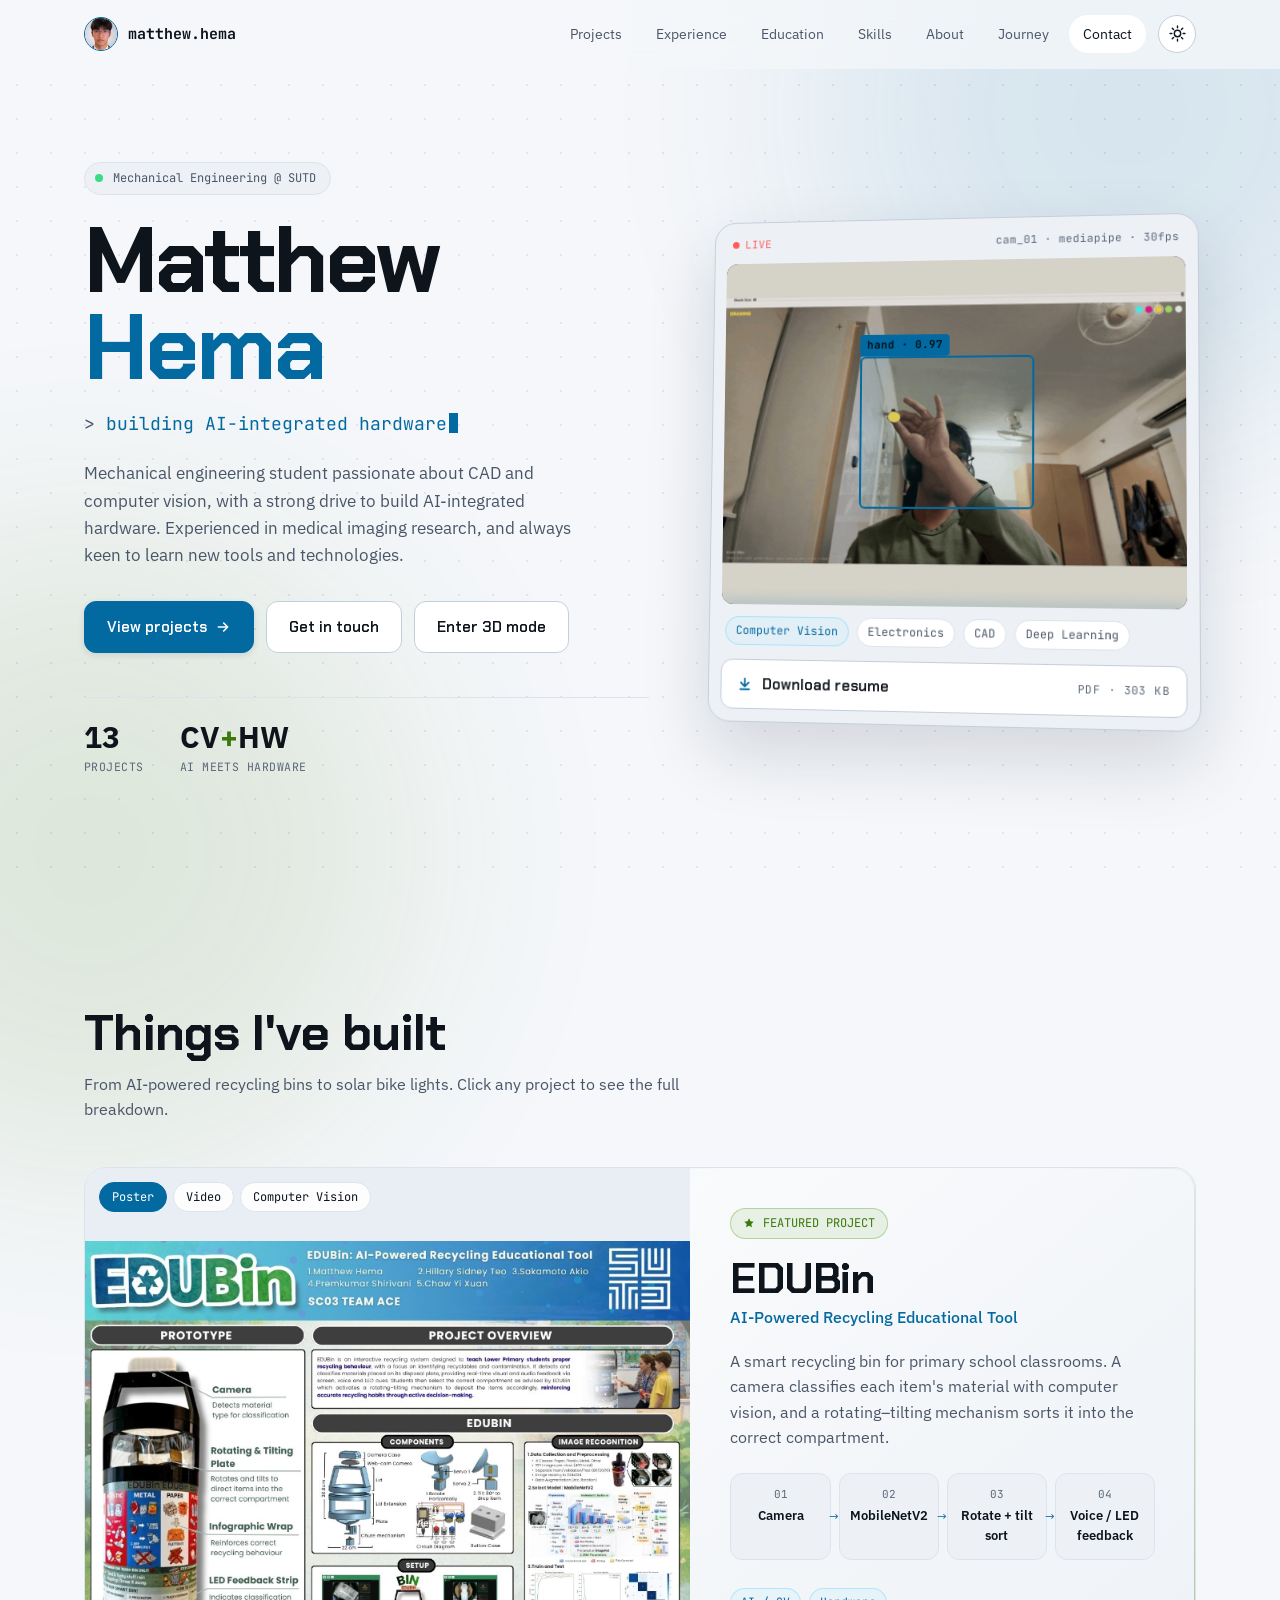
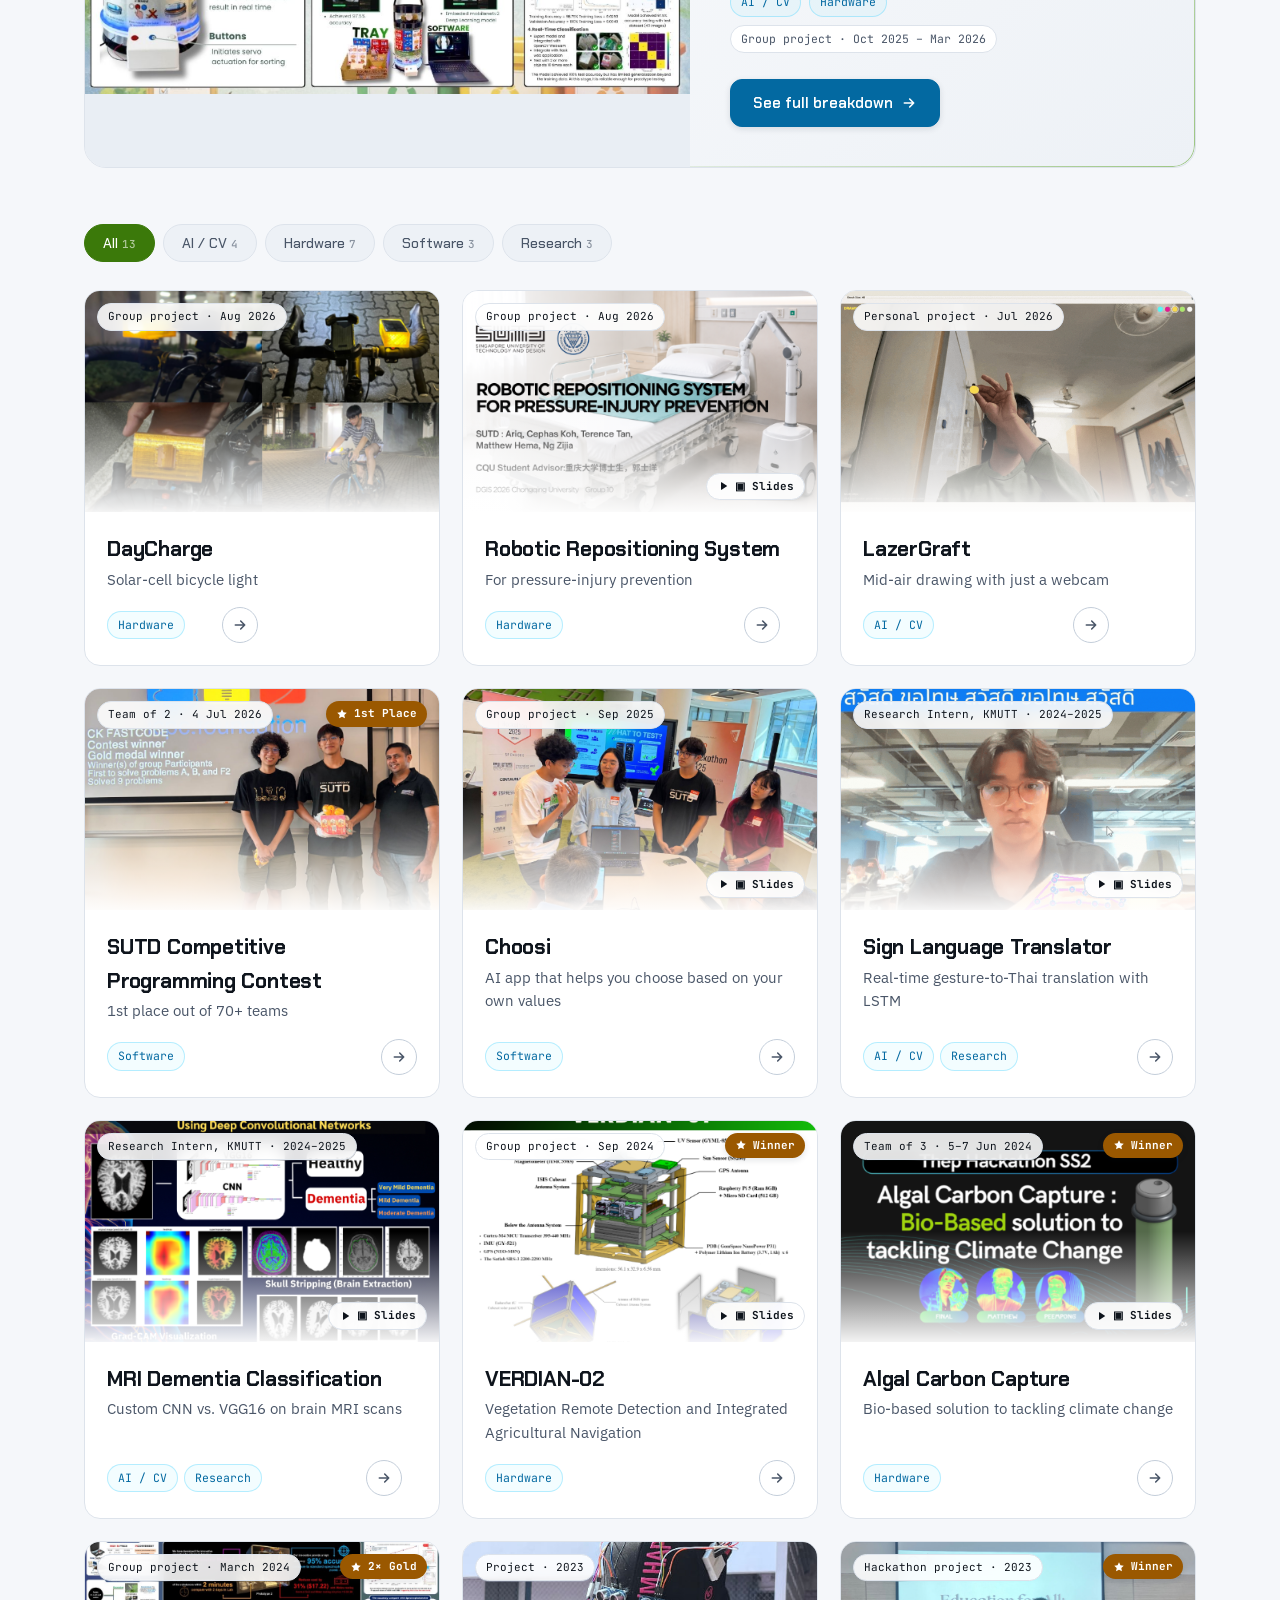
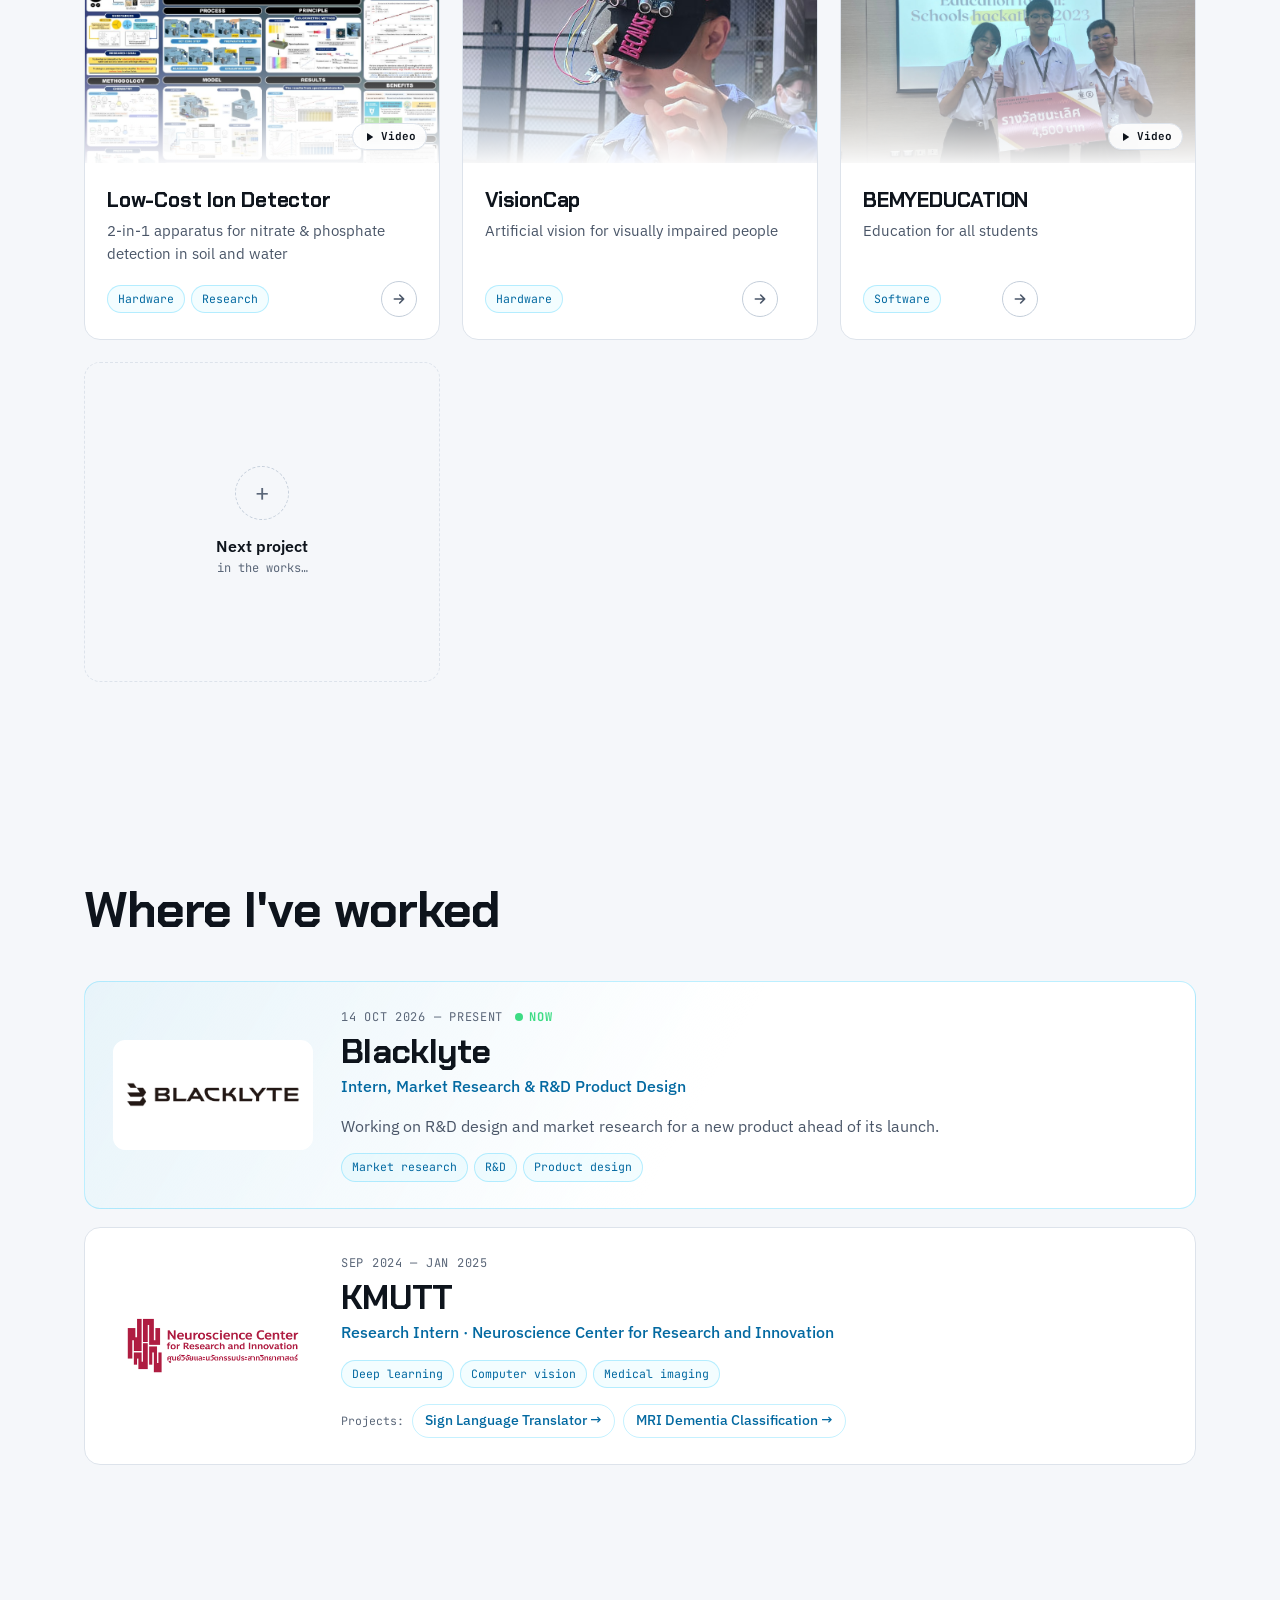
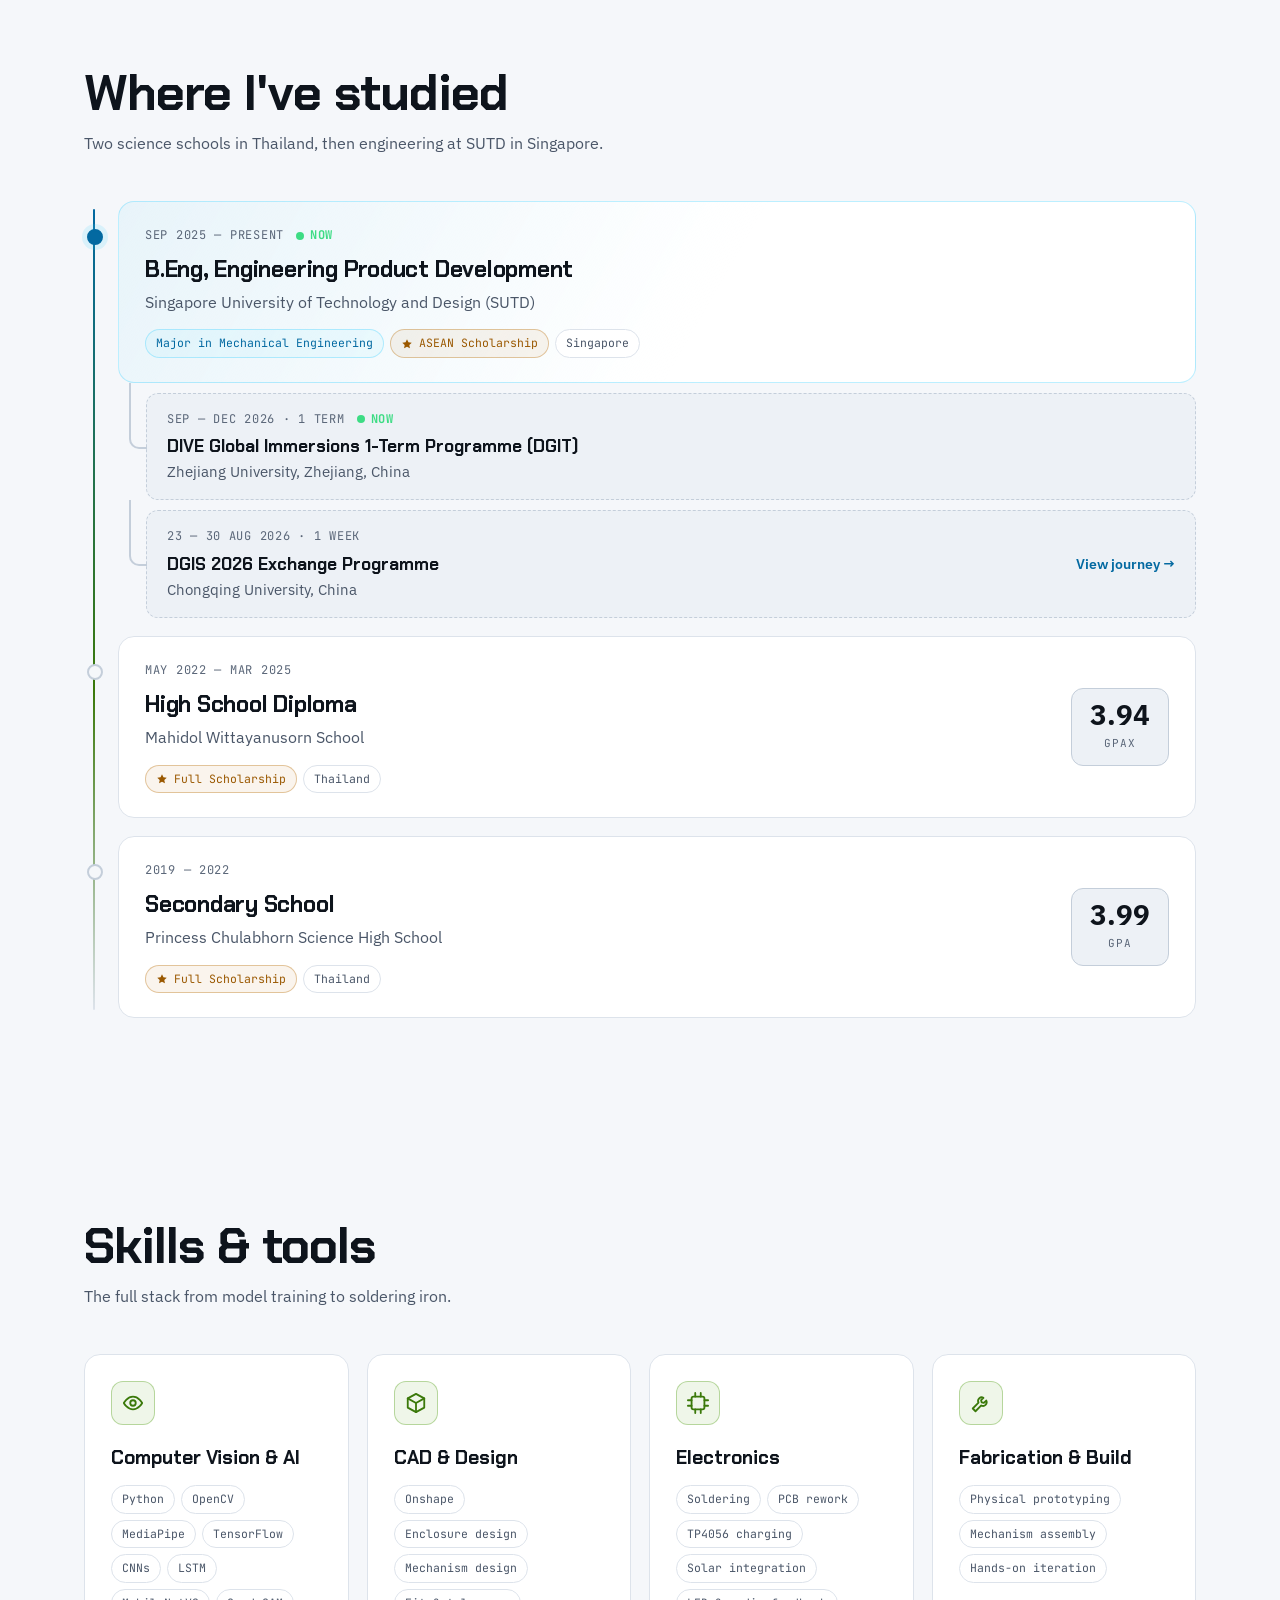
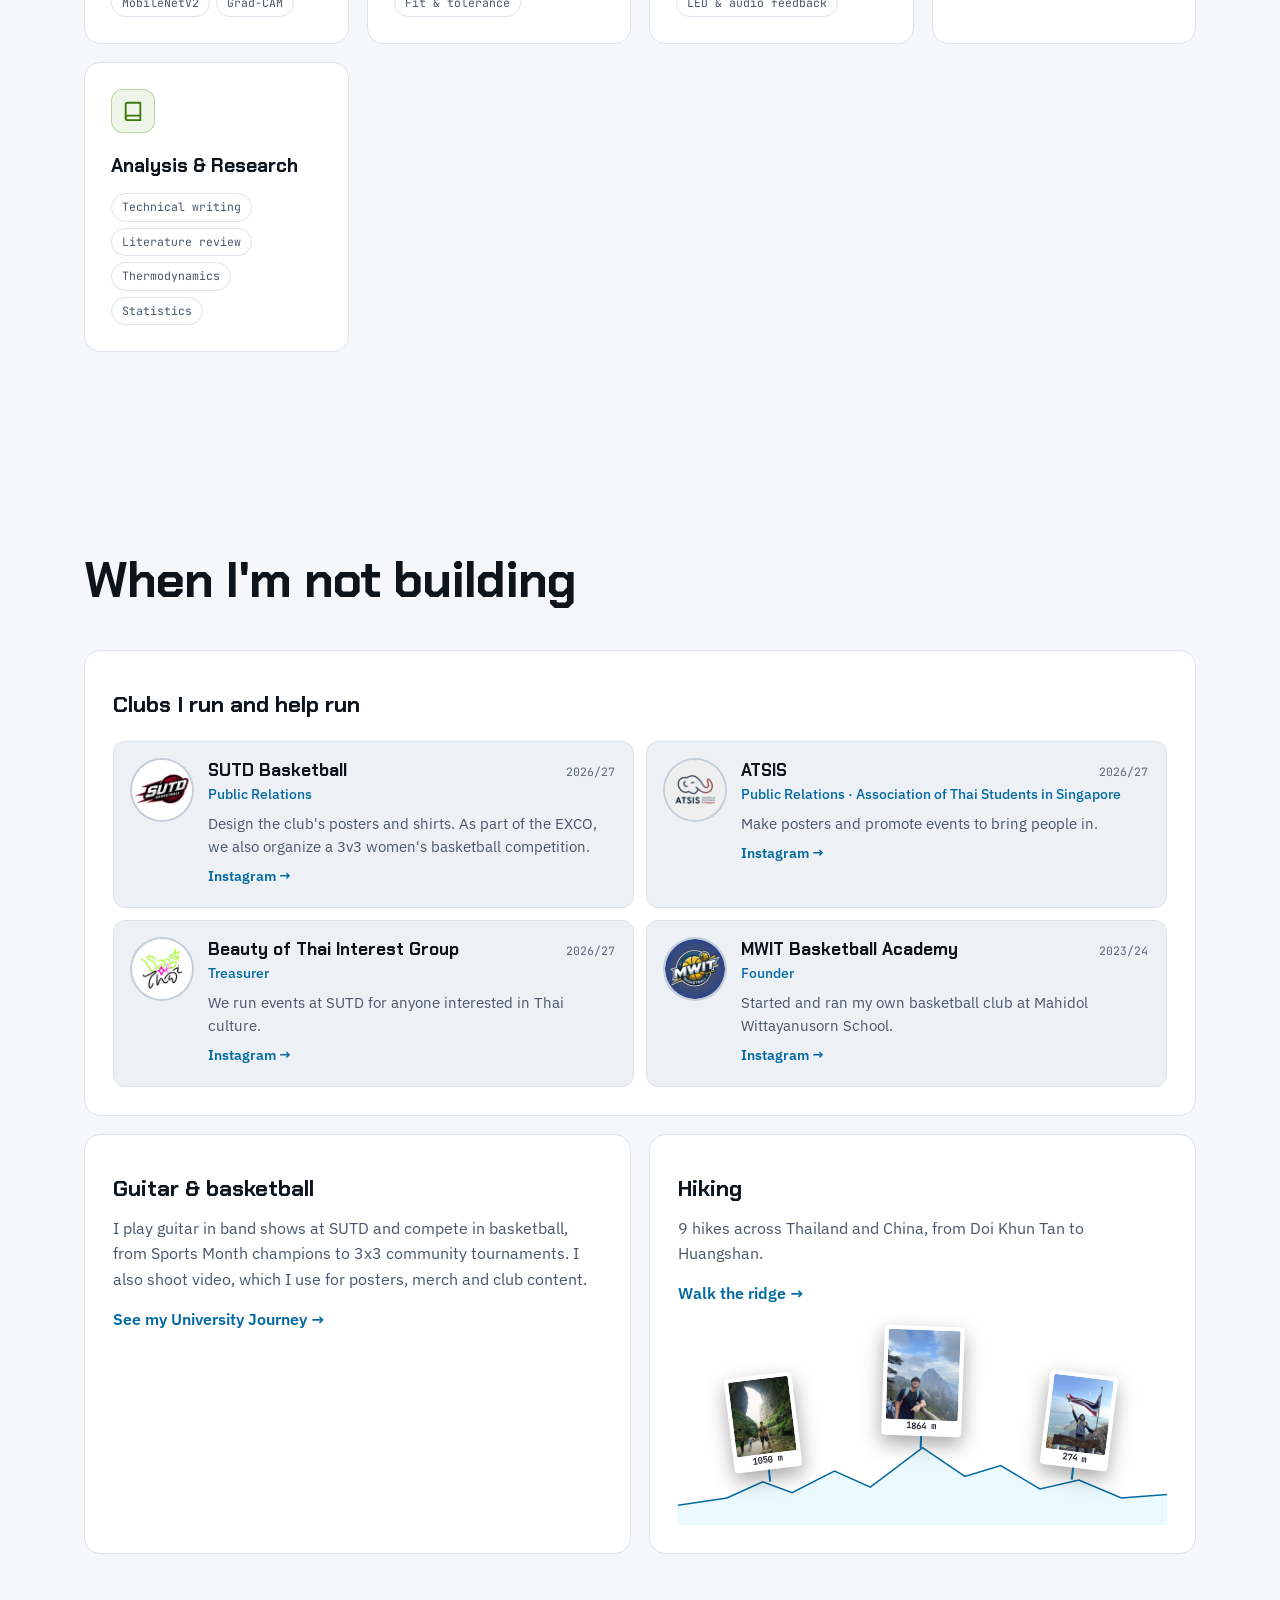
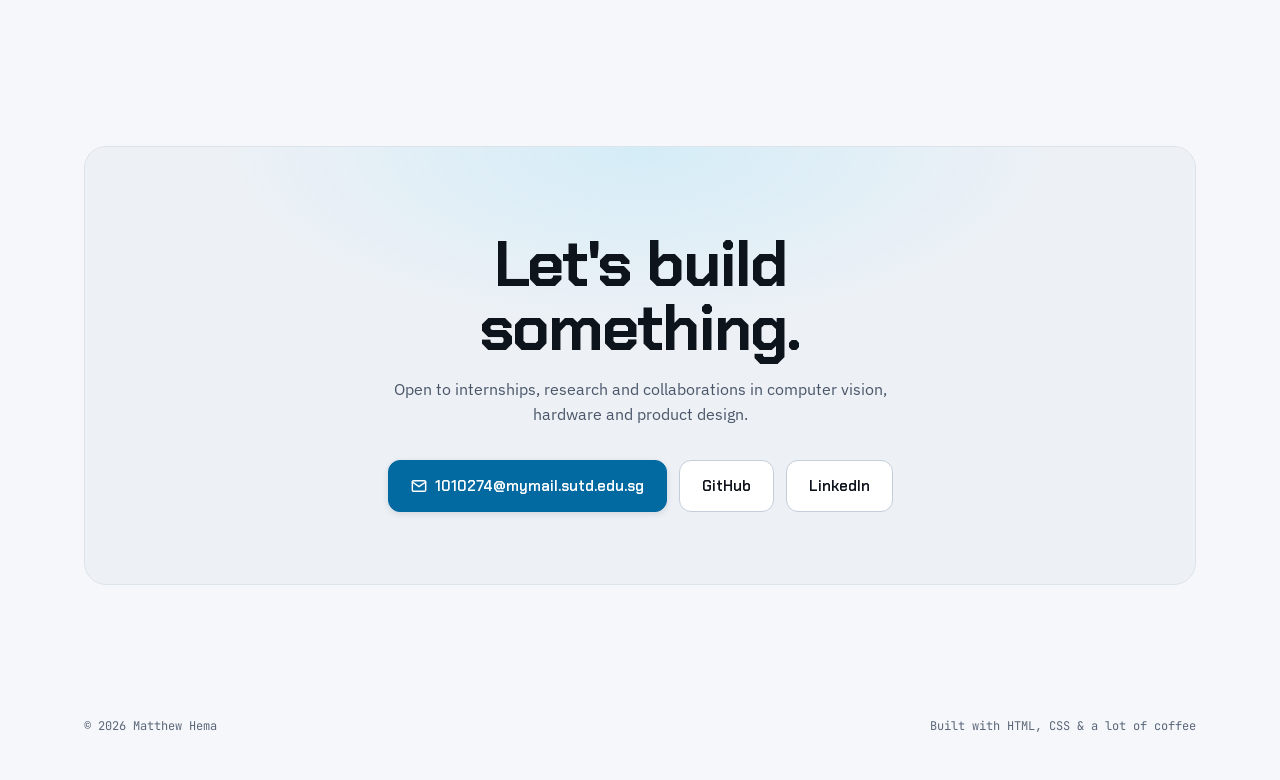
<file: index.html>
<!DOCTYPE html>
<html lang="en">
<head>
<meta charset="UTF-8">
<meta name="viewport" content="width=device-width, initial-scale=1">
<link rel="icon" type="image/png" href="images/favicon.png">
<title>Matthew Hema — Portfolio</title>
<meta name="description" content="Mechanical engineering student building AI-integrated hardware: computer vision, electronics and CAD.">
<link rel="preconnect" href="https://fonts.googleapis.com">
<link rel="preconnect" href="https://fonts.gstatic.com" crossorigin>
<link href="https://fonts.googleapis.com/css2?family=Chakra+Petch:wght@500;600;700&family=IBM+Plex+Sans:wght@400;500;600&family=Space+Grotesk:wght@400;500;600;700&family=JetBrains+Mono:wght@400;500;700&display=swap" rel="stylesheet">
<style>
  :root{
    --bg:#07090D;
    --bg-2:#0D1118;
    --surface:#121823;
    --surface-2:#182030;
    --border:#232C3B;
    --border-strong:#33405A;  
    --text:#E8EDF5;
    --text-soft:#9AA6B8;
    --text-faint:#7E8BA0;
    --accent:#3FD0FF;
    --accent-2:#7C6CFF;
    --accent-glow:rgba(63,208,255,0.35);
    --warm:#FFB547;
    --nav-bg:rgba(7,9,13,0.65);
    --media-bg:#000;
    --media-bg-2:#05070A;
    --glow-opacity:1;

    /* headings: squared, HUD-style display face; body: Plex, built for engineering docs */
    --font-head:'Chakra Petch', 'Space Grotesk', system-ui, sans-serif;
    --font-body:'IBM Plex Sans', system-ui, sans-serif;
    --font-mono:'JetBrains Mono', ui-monospace, monospace;

    /* corner scale: sm = small controls, md = inner panels, lg = cards, xl = big panels */
    --r-sm:8px;
    --r-md:12px;
    --r-lg:16px;
    --r-xl:22px;
    --radius:var(--r-lg);

    /* elevation: neutral, offset, soft */
    --shadow-sm:0 2px 6px rgba(0,0,0,.35);
    --shadow-md:0 12px 28px -8px rgba(0,0,0,.55);

    /* drawn icons, painted with background-color through a mask */
    --ico-star:url("data:image/svg+xml,%3Csvg xmlns='http://www.w3.org/2000/svg' viewBox='0 0 24 24'%3E%3Cpath d='M12 2.5l2.9 6.1 6.6.8-4.9 4.6 1.3 6.5L12 17.3l-5.9 3.2 1.3-6.5L2.5 9.4l6.6-.8z'/%3E%3C/svg%3E");
    --ico-play:url("data:image/svg+xml,%3Csvg xmlns='http://www.w3.org/2000/svg' viewBox='0 0 24 24'%3E%3Cpath d='M8 5.2v13.6a.8.8 0 0 0 1.2.7l10.6-6.8a.8.8 0 0 0 0-1.4L9.2 4.5A.8.8 0 0 0 8 5.2z'/%3E%3C/svg%3E");
    --max:1160px;
  }

  *{box-sizing:border-box;}
  html{scroll-behavior:smooth;}
  body{
    margin:0;
    background:var(--bg);
    color:var(--text);
    font-family:var(--font-body);
    font-size:16px;
    line-height:1.6;
    overflow-x:hidden;
  }
  h1, h2, h3, h4{font-family:var(--font-head); text-wrap:balance;}

  /* browser surfaces, themed from the palette */
  html{scrollbar-color:var(--border-strong) var(--bg); caret-color:var(--accent);}
  a{text-underline-offset:.2em; text-decoration-thickness:1px;}
  .stat .num, .edu-gpa .g, .result .r-num, .edu-years, .club-years, .filter .count{font-variant-numeric:tabular-nums;}

  /* star / play marks drawn in front of award and video badges */
  .chip.award, .featured-badge, .card-award, .card-video{display:inline-flex; align-items:center; gap:6px;}
  .chip.award::before, .featured-badge::before, .card-award::before, .card-video::before{
    content:""; flex:none; width:12px; height:12px;
    background:currentColor;
    -webkit-mask:var(--ico-star) center / contain no-repeat; mask:var(--ico-star) center / contain no-repeat;
  }
  .card-video::before{-webkit-mask-image:var(--ico-play); mask-image:var(--ico-play);}
  /* one visible focus ring for every link and control when using the keyboard */
  a:focus-visible, button:focus-visible, [tabindex]:focus-visible{
    outline:2px solid var(--accent);
    outline-offset:3px;
  }
  img{max-width:100%; display:block;}
  a{color:inherit;}
  ::selection{background:var(--accent); color:var(--bg);}

  /* background: interactive dot grid canvas + soft glows */
  #bgCanvas{
    position:fixed; inset:0;
    width:100%; height:100%;
    z-index:-2;
    pointer-events:none;
  }
  .glow{
    position:fixed;
    width:620px; height:620px;
    border-radius:50%;
    filter:blur(120px);
    opacity:0.18;
    z-index:-1;
    pointer-events:none;
  }
  .glow.a{background:var(--accent); top:-200px; right:-160px;}
  .glow.b{background:var(--accent-2); bottom:-260px; left:-220px; opacity:0.14;}

  .wrap{max-width:var(--max); margin:0 auto; padding:0 24px;}

  /* NAV */
  .nav{
    position:sticky; top:0;
    z-index:50;
    backdrop-filter:blur(14px);
    -webkit-backdrop-filter:blur(14px);
    background:var(--nav-bg);
    border-bottom:1px solid transparent;
    transition:border-color .3s ease;
  }
  .nav.scrolled{border-bottom-color:var(--border);}
  .nav-inner{
    display:flex; align-items:center; justify-content:space-between;
    height:68px;
  }
  .logo{
    font-family:var(--font-mono);
    font-weight:700;
    font-size:15px;
    text-decoration:none;
    display:flex; align-items:center; gap:10px;
  }
  .logo-avatar{
    width:34px; height:34px; flex:none;
    border-radius:50%;
    object-fit:cover;
    border:1.5px solid var(--accent);
  }
  .logo-mark{
    width:30px; height:30px;
    border:1.5px solid var(--accent);
    border-radius:var(--r-sm);
    display:grid; place-items:center;
    color:var(--accent);
    font-size:12px;
  }
  .nav-links{display:flex; gap:6px;}
  .nav-links a{
    text-decoration:none;
    font-size:14px;
    color:var(--text-soft);
    padding:8px 14px;
    border-radius:999px;
    transition:color .2s, background .2s;
  }
  .nav-links a:hover, .nav-links a.active{color:var(--text); background:var(--surface);}

  /* HERO */
  .hero{
    min-height:calc(100vh - 68px);
    display:grid;
    grid-template-columns:1.15fr 1fr;
    gap:56px;
    align-items:center;
    padding:48px 0 80px;
  }
  .status-pill{
    display:inline-flex; align-items:center; gap:10px;
    font-family:var(--font-mono);
    font-size:12px;
    color:var(--text-soft);
    border:1px solid var(--border);
    background:var(--bg-2);
    padding:6px 14px 6px 10px;
    border-radius:999px;
  }
  .pulse{
    width:8px; height:8px; border-radius:50%;
    background:#3DDC84;
    box-shadow:0 0 0 0 rgba(61,220,132,.6);
    animation:pulse 2s infinite;
  }
  @keyframes pulse{
    0%{box-shadow:0 0 0 0 rgba(61,220,132,.55);}
    70%{box-shadow:0 0 0 10px rgba(61,220,132,0);}
    100%{box-shadow:0 0 0 0 rgba(61,220,132,0);}
  }
  h1.hero-name{
    font-size:clamp(48px, 8vw, 92px);
    line-height:0.95;
    letter-spacing:-0.03em;
    margin:22px 0 18px;
    font-weight:700;
  }
  h1.hero-name .grad{color:var(--accent);}
  .typed-line{
    font-family:var(--font-mono);
    font-size:clamp(15px, 2vw, 18px);
    color:var(--text-soft);
    min-height:1.6em;
  }
  .typed-line .typed{color:var(--accent);}
  .typed-line .caret{
    display:inline-block; width:9px; height:1.1em;
    background:var(--accent);
    vertical-align:-3px; margin-left:2px;
    animation:blink 1s steps(1) infinite;
  }
  @keyframes blink{50%{opacity:0;}}
  .hero-bio{
    color:var(--text-soft);
    max-width:52ch;
    font-size:17px;
    margin:22px 0 32px;
  }
  .btn-row{display:flex; gap:12px; flex-wrap:wrap;}
  .btn{
    display:inline-flex; align-items:center; gap:8px;
    font-family:var(--font-head);
    font-weight:600;
    font-size:15px;
    padding:13px 22px;
    border-radius:var(--r-md);
    text-decoration:none;
    border:1px solid var(--border-strong);
    color:var(--text);
    background:var(--surface);
    cursor:pointer;
    transition:transform .2s, box-shadow .2s, border-color .2s;
  }
  .btn:hover{transform:translateY(-2px); border-color:var(--accent);}
  .btn.primary{
    background:var(--accent);
    color:#04121A;
    border-color:var(--accent);
    box-shadow:var(--shadow-sm);
  }
  .btn.primary:hover{box-shadow:var(--shadow-md);}

  .stats{
    display:flex; gap:36px; flex-wrap:wrap;
    margin-top:44px;
    padding-top:24px;
    border-top:1px solid var(--border);
  }
  .stat .num{font-size:30px; font-weight:700; line-height:1;}
  .stat .num span{color:var(--accent);}
  .stat .lbl{font-family:var(--font-mono); font-size:11.5px; color:var(--text-faint); margin-top:6px; letter-spacing:.04em;}

  /* hero "camera feed" panel */
  .feed{
    position:relative;
    border-radius:var(--r-xl);
    border:1px solid var(--border-strong);
    background:var(--bg-2);
    padding:12px;
    box-shadow:0 30px 80px rgba(0,0,0,.5);
    transform:perspective(1200px) rotateY(-6deg) rotateX(3deg);
    transition:transform .4s ease;
  }
  .feed:hover{transform:perspective(1200px) rotateY(0) rotateX(0);}
  .feed-top{
    display:flex; justify-content:space-between; align-items:center;
    font-family:var(--font-mono); font-size:11px; color:var(--text-faint);
    padding:2px 6px 10px;
  }
  .feed-top .rec{color:#FF5D5D; display:flex; align-items:center; gap:6px;}
  .feed-top .rec::before{content:""; width:7px; height:7px; border-radius:50%; background:#FF5D5D; animation:blink 1.2s steps(1) infinite;}
  .feed-screen{
    position:relative;
    aspect-ratio:4/3;
    border-radius:var(--r-md);
    overflow:hidden;
    background:#000;
  }
  .feed-screen img{width:100%; height:100%; object-fit:cover; opacity:.92;}
  .scanline{
    position:absolute; left:0; right:0; height:2px;
    background:linear-gradient(90deg, transparent, var(--accent), transparent);
    box-shadow:0 0 14px var(--accent);
    animation:scan 3.2s linear infinite;
  }
  @keyframes scan{0%{top:0;} 100%{top:100%;}}
  .bbox{
    position:absolute;
    border:2px solid var(--accent);
    border-radius:6px;
    background:rgba(63,208,255,.06);
    transition:left .25s ease, top .25s ease, width .25s ease, height .25s ease;
    pointer-events:none;
  }
  .bbox-label{
    position:absolute; top:-24px; left:-2px;
    font-family:var(--font-mono); font-size:11px; font-weight:700;
    background:var(--accent); color:#04121A;
    padding:2px 7px; border-radius:4px 4px 4px 0;
    white-space:nowrap;
  }
  .feed-bottom{
    display:flex; gap:8px; flex-wrap:wrap;
    padding:12px 4px 2px;
  }
  /* resume download — styled as the feed's "export" row */
  .feed-resume{
    display:flex; align-items:center; justify-content:space-between; gap:12px;
    margin:12px 0 0;
    padding:12px 16px;
    border-radius:var(--r-md);
    border:1px solid var(--border-strong);
    background:var(--surface);
    color:var(--text);
    text-decoration:none;
    transition:border-color .2s, box-shadow .2s, background .2s;
  }
  .feed-resume-label{
    display:flex; align-items:center; gap:10px;
    font-family:var(--font-head); font-weight:600; font-size:15px;
  }
  .feed-resume-icon{color:var(--accent); transition:transform .2s;}
  .feed-resume-meta{
    font-family:var(--font-mono); font-size:11px; letter-spacing:.04em;
    color:var(--text-faint);
  }
  .feed-resume:hover{border-color:var(--accent); box-shadow:var(--shadow-md);}
  .feed-resume:hover .feed-resume-icon{transform:translateY(2px);}
  @media (prefers-reduced-motion:reduce){
    .feed-resume, .feed-resume-icon{transition:none;}
    .feed-resume:hover .feed-resume-icon{transform:none;}
  }
  .chip{
    font-family:var(--font-mono);
    font-size:11.5px;
    color:var(--text-soft);
    border:1px solid var(--border);
    background:var(--surface);
    padding:4px 10px;
    border-radius:999px;
    white-space:nowrap;
  }
  .chip.accent{color:var(--accent); border-color:rgba(63,208,255,.35); background:rgba(63,208,255,.06);}

  /* SECTIONS */
  section{padding:96px 0;}
  .sec-head{margin-bottom:44px;}
  .sec-title{
    font-size:clamp(32px, 5vw, 50px);
    letter-spacing:-0.02em;
    line-height:1.05;
    margin:10px 0 12px;
  }
  .sec-sub{color:var(--text-soft); max-width:60ch; margin:0;}

  /* FEATURED */
  .featured{
    display:grid;
    grid-template-columns:1.2fr 1fr;
    border:1px solid var(--border);
    border-radius:var(--r-xl);
    background:linear-gradient(140deg, var(--surface) 0%, var(--bg-2) 100%);
    overflow:hidden;
    position:relative;
  }
  .featured::before{
    content:"";
    position:absolute; inset:0;
    border-radius:var(--r-xl);
    padding:1px;
    background:linear-gradient(130deg, rgba(63,208,255,.6), transparent 40%, transparent 60%, rgba(124,108,255,.5));
    -webkit-mask:linear-gradient(#000 0 0) content-box, linear-gradient(#000 0 0);
    -webkit-mask-composite:xor; mask-composite:exclude;
    pointer-events:none;
  }
  .featured-media{
    position:relative;
    background:var(--media-bg);
    min-height:420px;
  }
  .featured-media .fm{
    position:absolute; inset:0;
    width:100%; height:100%;
    object-fit:contain;
    border:0;
    opacity:0; visibility:hidden;
    transition:opacity .4s ease, visibility .4s;
  }
  .featured-media .fm.active{opacity:1; visibility:visible;}
  .media-tabs{
    position:absolute; left:14px; top:14px;
    display:flex; gap:6px; z-index:2;
  }
  .media-tab{
    font-family:var(--font-mono); font-size:12px;
    padding:6px 12px; border-radius:999px;
    border:1px solid var(--border-strong);
    background:rgba(7,9,13,.75);
    color:var(--text-soft);
    cursor:pointer;
    backdrop-filter:blur(8px);
  }
  .media-tab.active{color:#04121A; background:var(--accent); border-color:var(--accent);}
  .featured-body{padding:40px;}
  .featured-badge{
    display:inline-flex; align-items:center; gap:8px;
    font-family:var(--font-mono); font-size:12px;
    color:var(--warm);
    border:1px solid rgba(255,181,71,.35);
    background:rgba(255,181,71,.07);
    padding:5px 12px; border-radius:999px;
  }
  .featured-body h3{
    font-size:clamp(30px, 4vw, 42px);
    letter-spacing:-0.02em;
    margin:18px 0 4px;
    line-height:1.05;
  }
  .featured-body .subtitle{color:var(--accent); font-weight:500; margin-bottom:18px;}
  .featured-body p{color:var(--text-soft); margin:0 0 22px;}
  .tag-row{display:flex; gap:8px; flex-wrap:wrap; margin-bottom:26px;}

  .pipeline{
    display:grid;
    grid-template-columns:repeat(4, 1fr);
    gap:8px;
    margin:0 0 28px;
  }
  .pipe-step{
    border:1px solid var(--border);
    background:var(--bg-2);
    border-radius:var(--r-md);
    padding:12px 10px;
    text-align:center;
    position:relative;
  }
  .pipe-step .n{font-family:var(--font-mono); font-size:11px; color:var(--text-faint);}
  .pipe-step .t{font-size:13px; font-weight:600; margin-top:2px;}
  .pipe-step:not(:last-child)::after{
    content:"→";
    position:absolute; right:-9px; top:50%;
    transform:translateY(-50%);
    color:var(--accent); font-size:12px;
    z-index:1;
  }

  /* FILTERS + GRID */
  .filters{display:flex; gap:8px; flex-wrap:wrap; margin-bottom:28px;}
  .filter{
    font-family:var(--font-head);
    font-size:14px; font-weight:500;
    padding:9px 18px;
    border-radius:999px;
    border:1px solid var(--border);
    background:var(--bg-2);
    color:var(--text-soft);
    cursor:pointer;
    transition:all .2s ease;
  }
  .filter:hover{color:var(--text); border-color:var(--border-strong);}
  .filter.active{color:#04121A; background:var(--text); border-color:var(--text);}
  .filter .count{font-family:var(--font-mono); font-size:11px; opacity:.6; margin-left:4px;}

  .grid{
    display:grid;
    grid-template-columns:repeat(auto-fill, minmax(330px, 1fr));
    gap:22px;
  }
  .card{
    position:relative;
    border:1px solid var(--border);
    border-radius:var(--radius);
    background:var(--surface);
    overflow:hidden;
    cursor:pointer;
    text-align:left;
    color:inherit;
    font:inherit;
    padding:0;
    display:flex; flex-direction:column;
    transition:transform .3s ease, border-color .3s ease, box-shadow .3s ease, opacity .3s ease;
  }
  .card:hover, .card:focus-visible{
    transform:translateY(-6px);
    border-color:rgba(63,208,255,.5);
    box-shadow:0 20px 50px rgba(0,0,0,.45);
  }
  .card.hide{display:none;}
  .card-media{
    position:relative;
    aspect-ratio:16/10;
    overflow:hidden;
    background:var(--media-bg);
  }
  .card-media img{
    width:100%; height:100%;
    object-fit:cover;
    transition:transform .6s ease;
  }
  .card:hover .card-media img{transform:scale(1.06);}
  .no-media{
    width:100%; height:100%;
    display:flex; flex-direction:column; align-items:center; justify-content:center; gap:10px;
    font-family:var(--font-mono); font-size:12px; color:var(--text-faint);
    background:
      radial-gradient(circle at 50% 40%, rgba(63,208,255,.10), transparent 60%),
      var(--bg-2);
  }
  .card-media::after{
    content:"";
    position:absolute; inset:0;
    background:linear-gradient(180deg, transparent 50%, color-mix(in srgb, var(--surface) 95%, transparent) 100%);
  }
  .card-type{
    position:absolute; top:12px; left:12px; z-index:1;
    font-family:var(--font-mono); font-size:11px;
    padding:4px 10px; border-radius:999px;
    background:rgba(7,9,13,.75); border:1px solid var(--border-strong);
    color:var(--text-soft);
    backdrop-filter:blur(8px);
  }
  .card-award, .card-video{
    position:absolute; top:12px; right:12px; z-index:1;
    font-family:var(--font-mono); font-size:11px; font-weight:700;
    padding:4px 10px; border-radius:999px;
    color:#1A1203; background:var(--warm);
    box-shadow:var(--shadow-sm);
  }
  .card-video{
    top:auto; bottom:12px; right:12px;
    color:var(--text); background:rgba(7,9,13,.75);
    border:1px solid var(--border-strong); box-shadow:none;
    backdrop-filter:blur(8px);
  }
  .card-body{padding:20px 22px 22px; display:flex; flex-direction:column; flex:1;}
  .card-body h3{font-size:21px; margin:0 0 2px; letter-spacing:-0.01em;}
  .card-body .card-sub{color:var(--text-soft); font-size:14.5px; margin:0 0 16px;}
  .card-foot{
    margin-top:auto;
    display:flex; justify-content:space-between; align-items:center; gap:10px;
  }
  .card-tags{display:flex; gap:6px; flex-wrap:wrap;}
  .card-arrow{
    flex:none;
    width:36px; height:36px; border-radius:50%;
    border:1px solid var(--border-strong);
    display:grid; place-items:center;
    color:var(--text-soft);
    transition:all .3s ease;
  }
  .card:hover .card-arrow{background:var(--accent); border-color:var(--accent); color:#04121A; transform:rotate(-45deg);}

  .card.placeholder{
    cursor:default;
    border-style:dashed;
    background:transparent;
    align-items:center; justify-content:center;
    min-height:320px;
    text-align:center;
    padding:24px;
  }
  .card.placeholder:hover{transform:none; box-shadow:none; border-color:var(--border-strong);}
  .placeholder .plus{
    width:54px; height:54px; border-radius:50%;
    border:1px dashed var(--border-strong);
    display:grid; place-items:center;
    font-size:24px; color:var(--text-faint);
    margin:0 auto 14px;
  }
  .placeholder .ph-title{font-weight:600;}
  .placeholder .ph-sub{font-family:var(--font-mono); font-size:12px; color:var(--text-faint);}

  /* MODAL */
  .modal{
    position:fixed; inset:0; z-index:100;
    display:none;
    align-items:center; justify-content:center;
    padding:24px;
  }
  .modal.open{display:flex;}
  .modal-backdrop{
    position:absolute; inset:0;
    background:rgba(3,5,8,.78);
    backdrop-filter:blur(6px);
    animation:fade .25s ease;
  }
  .modal-panel{
    position:relative;
    width:min(1040px, 100%);
    max-height:calc(100vh - 48px);
    overflow:auto;
    background:var(--bg-2);
    border:1px solid var(--border-strong);
    border-radius:var(--r-xl);
    box-shadow:0 40px 120px rgba(0,0,0,.6);
    animation:pop .3s cubic-bezier(.16,1,.3,1);
  }
  @keyframes fade{from{opacity:0;}}
  @keyframes pop{from{opacity:0; transform:translateY(20px) scale(.97);}}
  .modal-close{
    position:absolute; top:14px; right:14px; z-index:3;
    width:40px; height:40px; border-radius:50%;
    border:1px solid var(--border-strong);
    background:rgba(7,9,13,.8);
    color:var(--text); font-size:20px;
    cursor:pointer;
    display:grid; place-items:center;
  }
  .modal-close:hover{border-color:var(--accent); color:var(--accent);}
  .modal-grid{display:grid; grid-template-columns:1.15fr 1fr;}
  .modal-gallery{padding:16px; background:var(--media-bg); border-radius:var(--r-xl) 0 0 var(--r-xl);}
  .modal-main{
    aspect-ratio:4/3;
    border-radius:var(--r-md);
    overflow:hidden;
    background:var(--media-bg-2);
  }
  .modal-main img{width:100%; height:100%; object-fit:contain;}
  .modal-main iframe{width:100%; height:100%; border:0; display:block;}
  .thumb{position:relative;}
  .thumb.is-video::after{
    content:"";
    position:absolute; inset:0;
    background:#fff;
    -webkit-mask:var(--ico-play) center / 18px no-repeat; mask:var(--ico-play) center / 18px no-repeat;
  }
  .thumb.is-video::before{content:""; position:absolute; inset:0; z-index:1; background:rgba(0,0,0,.35);}
  .thumb.is-video::after{z-index:2;}
  .results{
    display:grid; grid-template-columns:repeat(3, 1fr);
    gap:8px; margin:18px 0 0;
  }
  .result{
    border:1px solid var(--border);
    background:var(--surface);
    border-radius:var(--r-md);
    padding:12px;
  }
  .result .r-num{font-size:22px; font-weight:700; color:var(--accent); line-height:1.1;}
  .result .r-lbl{font-family:var(--font-mono); font-size:11px; color:var(--text-faint); margin-top:4px; line-height:1.4;}
  .awards{list-style:none; padding:0; margin:18px 0 0; display:grid; gap:8px;}
  .awards li{
    display:flex; gap:10px; align-items:flex-start;
    font-size:14px; color:var(--text);
    border:1px solid rgba(255,181,71,.25);
    background:rgba(255,181,71,.05);
    border-radius:var(--r-sm);
    padding:9px 12px;
  }
  .awards li::before{content:""; flex:none; width:14px; height:14px; margin-top:4px; background:var(--warm); -webkit-mask:var(--ico-star) center / contain no-repeat; mask:var(--ico-star) center / contain no-repeat;}
  .modal-thumbs{display:flex; gap:8px; margin-top:10px; flex-wrap:wrap;}
  .thumb{
    width:84px; aspect-ratio:4/3;
    border-radius:var(--r-sm); overflow:hidden;
    border:2px solid transparent;
    padding:0; background:var(--media-bg-2);
    cursor:pointer; opacity:.55;
    transition:opacity .2s, border-color .2s;
  }
  .thumb img{width:100%; height:100%; object-fit:cover;}
  .thumb-text{display:grid; place-items:center; height:100%; font-family:var(--font-mono); font-size:11px; color:var(--text-soft);}
  /* slide decks are 16:9, so drop the 4:3 frame when one is showing */
  .modal-main:has(iframe){aspect-ratio:16/9;}
  .thumb.active, .thumb:hover{opacity:1; border-color:var(--accent);}
  .thumb-label{font-family:var(--font-mono); font-size:11px; color:var(--text-faint); margin-top:8px;}
  .modal-info{padding:36px 34px 34px;}
  .modal-info .m-type{font-family:var(--font-mono); font-size:12px; color:var(--warm);}
  .modal-info h3{font-size:clamp(26px, 3.4vw, 34px); line-height:1.1; letter-spacing:-0.02em; margin:10px 0 6px;}
  .modal-info .m-sub{color:var(--accent); margin:0 0 18px; font-weight:500;}
  .modal-info p{color:var(--text-soft); margin:0 0 14px;}
  .specs{
    margin:22px 0 0;
    border:1px solid var(--border);
    border-radius:var(--r-md);
    overflow:hidden;
  }
  .spec{
    display:grid; grid-template-columns:120px 1fr;
    gap:14px;
    padding:11px 16px;
    font-size:14px;
    border-top:1px solid var(--border);
  }
  .spec:first-child{border-top:none;}
  .spec dt{font-family:var(--font-mono); font-size:11.5px; color:var(--text-faint); padding-top:2px; letter-spacing:.03em;}
  .spec dd{margin:0; color:var(--text);}
  .m-link{
    display:inline-flex; align-items:center; gap:8px;
    margin-top:22px;
    color:var(--accent); font-weight:600; text-decoration:none;
    border-bottom:1px solid rgba(63,208,255,.4);
  }

  /* EXPERIENCE */
  .jobs{display:grid; gap:18px;}
  .job{
    display:grid; grid-template-columns:200px 1fr; gap:28px; align-items:center;
    border:1px solid var(--border);
    background:var(--surface);
    border-radius:var(--radius);
    padding:26px 28px;
    transition:transform .3s, border-color .3s;
  }
  .job:hover{transform:translateY(-3px); border-color:var(--border-strong);}
  .job.current{
    border-color:rgba(63,208,255,.35);
    background:linear-gradient(120deg, rgba(63,208,255,.07), var(--surface) 55%);
  }
  .job.current:hover{border-color:var(--accent);}
  /* logo panel fits both wide wordmarks and square emblems */
  .job-logo{
    position:relative;
    height:110px; border-radius:var(--r-md);
    border:1px solid var(--border-strong);
    background:var(--bg);
    display:grid; place-items:center;
    overflow:hidden;
  }
  .job-logo img{position:absolute; inset:18px; width:calc(100% - 36px); height:calc(100% - 36px); object-fit:contain; z-index:1;}
  .job-logo img + .job-initial{visibility:hidden;}
  /* for logos designed on a white background */
  .job-logo.light{background:#fff; border-color:#fff;}
  .job-logo.light .job-initial{color:#111;}
  .job-logo.light img{inset:12px; width:calc(100% - 24px); height:calc(100% - 24px);}
  .job-initial{font-size:40px; font-weight:700; color:var(--text);}
  .job h3{font-size:clamp(26px, 3.6vw, 34px); line-height:1.1; margin:6px 0 4px; letter-spacing:-0.02em;}
  .job-role{color:var(--accent); margin-bottom:14px; font-weight:500; font-size:16px;}
  .job-desc{color:var(--text-soft); margin:0 0 14px; line-height:1.6; max-width:62ch;}
  .job-links{display:flex; align-items:center; gap:8px; flex-wrap:wrap; margin-top:16px;}
  .job-links-label{font-family:var(--font-mono); font-size:11.5px; color:var(--text-faint);}
  .job-link{
    font:inherit; font-size:13.5px; font-weight:500;
    color:var(--accent);
    background:transparent;
    border:1px solid rgba(63,208,255,.3);
    border-radius:999px;
    padding:5px 12px;
    cursor:pointer;
    transition:background .2s;
  }
  .job-link:hover{background:rgba(63,208,255,.1);}
  @media (max-width:720px){
    .job{grid-template-columns:1fr; gap:18px; padding:20px;}
    .job-logo{height:84px; max-width:240px;}
  }

  /* EDUCATION TIMELINE */
  .timeline{
    list-style:none; margin:0; padding:0 0 0 34px;
    position:relative;
    display:grid; gap:18px;
  }
  .timeline::before{
    content:"";
    position:absolute; left:9px; top:8px; bottom:8px; width:2px;
    background:linear-gradient(180deg, var(--accent), var(--accent-2) 60%, var(--border) 100%);
    border-radius:2px;
  }
  .edu{position:relative;}
  .edu-dot{
    position:absolute; left:-31px; top:28px;
    width:16px; height:16px; border-radius:50%;
    background:var(--bg); border:2px solid var(--border-strong);
  }
  .edu.current .edu-dot{border-color:var(--accent); background:var(--accent); box-shadow:0 0 0 5px rgba(63,208,255,.15);}
  .edu-card{
    display:flex; justify-content:space-between; align-items:center; gap:24px;
    border:1px solid var(--border);
    background:var(--surface);
    border-radius:var(--radius);
    padding:24px 26px;
    transition:border-color .3s, transform .3s;
  }
  .edu-card:hover{border-color:var(--border-strong); transform:translateX(4px);}
  .edu.current .edu-card{
    border-color:rgba(63,208,255,.35);
    background:linear-gradient(120deg, rgba(63,208,255,.07), var(--surface) 55%);
  }
  .edu-years{
    display:flex; align-items:center; gap:12px; flex-wrap:wrap;
    font-family:var(--font-mono); font-size:12px; color:var(--text-faint); letter-spacing:.06em;
  }
  .now{
    display:inline-flex; align-items:center; gap:6px;
    color:#3DDC84; font-weight:700;
  }
  .edu h3{font-size:clamp(19px, 2.4vw, 23px); margin:6px 0 2px; letter-spacing:-0.01em;}
  .edu-school{color:var(--text-soft); margin-bottom:14px;}
  .edu-chips{display:flex; gap:6px; flex-wrap:wrap;}
  /* short programme attached under a main entry */
  .edu-sub{
    position:relative;
    display:flex; justify-content:space-between; align-items:center; gap:16px; flex-wrap:wrap;
    margin:10px 0 0 28px;
    padding:16px 20px;
    border:1px dashed var(--border-strong);
    border-radius:var(--r-md);
    background:var(--bg-2);
    text-decoration:none; color:inherit;
    transition:border-color .3s, transform .3s;
  }
  .edu-sub::before{
    content:"";
    position:absolute; left:-18px; top:-11px;
    width:16px; height:calc(50% + 11px);
    border-left:2px solid var(--border-strong);
    border-bottom:2px solid var(--border-strong);
    border-bottom-left-radius:10px;
  }
  .edu-sub:hover{border-color:var(--accent); transform:translateX(4px);}
  .edu-sub h4{font-size:17px; margin:4px 0 0;}
  .edu-sub .edu-school{margin:0; font-size:14.5px;}
  .edu-sub-cta{color:var(--accent); font-weight:600; font-size:14px;}
  .chip.award{color:var(--warm); border-color:rgba(255,181,71,.35); background:rgba(255,181,71,.07);}
  .edu-gpa{
    flex:none; text-align:center;
    border:1px solid var(--border-strong);
    background:var(--bg-2);
    border-radius:var(--r-md);
    padding:12px 18px;
    min-width:96px;
  }
  .edu-gpa .g{font-size:28px; font-weight:700; line-height:1; color:var(--text);}
  .edu-gpa .l{font-family:var(--font-mono); font-size:11px; color:var(--text-faint); margin-top:6px; letter-spacing:.08em;}
  @media (max-width:640px){
    .edu-card{flex-direction:column; align-items:flex-start; padding:20px;}
    .edu-gpa{display:flex; align-items:baseline; gap:8px; padding:8px 14px; min-width:0;}
    .edu-gpa .l{margin-top:0;}
  }

  /* SKILLS */
  .skills-grid{
    display:grid;
    grid-template-columns:repeat(auto-fit, minmax(260px, 1fr));
    gap:18px;
  }
  .skill-card{
    border:1px solid var(--border);
    background:var(--surface);
    border-radius:var(--radius);
    padding:26px;
    position:relative;
    overflow:hidden;
    transition:border-color .3s, transform .3s;
  }
  .skill-card:hover{border-color:var(--border-strong); transform:translateY(-3px);}
  .skill-icon{
    width:44px; height:44px; border-radius:var(--r-md);
    display:grid; place-items:center;
    background:rgba(63,208,255,.08);
    border:1px solid rgba(63,208,255,.25);
    color:var(--accent);
    margin-bottom:18px;
  }
  .skill-card h3{font-size:19px; margin:0 0 12px;}
  .skill-card .chips{display:flex; flex-wrap:wrap; gap:6px;}

  /* ABOUT / HOBBIES */
  .about-grid{
    display:grid;
    grid-template-columns:1fr 1fr;
    gap:18px;
  }
  .hobby{
    border:1px solid var(--border);
    background:var(--surface);
    border-radius:var(--radius);
    padding:28px;
  }
  .hobby h3{font-size:22px; margin:8px 0 10px;}
  .hobby p{color:var(--text-soft); margin:0;}
  /* sits beside the guitar card: text on top, ridge drawing below */
  .hike-card{
    display:flex; flex-direction:column; justify-content:space-between; gap:18px;
    text-decoration:none; color:inherit;
    transition:border-color .3s, transform .3s;
  }
  .hike-card:hover{border-color:var(--accent); transform:translateY(-3px);}
  .hike-cta{display:inline-block; margin-top:14px; color:var(--accent); font-weight:600;}
  .hike-ridge{width:100%; height:90px; display:block;}
  /* polaroids pinned on the ridge's peaks; --x / --y place each one on its peak */
  .hike-visual{position:relative; height:200px; display:flex; align-items:flex-end;}
  .hike-pin{
    position:absolute; left:var(--x); bottom:calc(var(--y) + 12px); z-index:1;
    width:68px; margin:0; padding:4px 4px 2px;
    background:#fff; border-radius:4px;
    box-shadow:0 8px 20px rgba(0,0,0,.35);
    transform:translateX(-50%) rotate(var(--r));
    transition:transform .35s cubic-bezier(.2,.8,.2,1);
  }
  .hike-pin.top{width:80px; z-index:2;}
  .hike-pin img{width:100%; aspect-ratio:4/5; object-fit:cover; border-radius:2px;}
  .hike-pin figcaption{font-family:var(--font-mono); font-size:9px; line-height:1.5; font-weight:700; color:#223; text-align:center;}
  /* the stem and flag dot that plant the photo on its peak */
  .hike-pin::after{
    content:""; position:absolute; left:50%; top:100%;
    width:2px; height:12px; margin-left:-1px;
    background:var(--accent);
  }
  .hike-card:hover .hike-pin{transform:translateX(calc(-50% + var(--fan))) translateY(-6px) rotate(calc(var(--r) * .4));}
  .hike-card:hover .hike-pin.top{transform:translateX(-50%) translateY(-6px) scale(1.06);}
  @media (prefers-reduced-motion:reduce){ .hike-pin{transition:none;} }

  /* LEADERSHIP & CLUBS */
  .clubs{grid-column:1 / -1;}
  .club-list{
    list-style:none; margin:18px 0 0; padding:0;
    display:grid; grid-template-columns:1fr 1fr; gap:12px;
  }
  .club{
    display:flex; gap:16px; align-items:flex-start;
    border:1px solid var(--border);
    background:var(--bg-2);
    border-radius:var(--r-md);
    padding:18px;
    transition:border-color .3s;
  }
  .club:hover{border-color:var(--border-strong);}
  /* round, like the clubs' Instagram profile pictures */
  .club-logo{
    flex:none; position:relative;
    width:60px; height:60px; border-radius:50%;
    background:#fff;
    display:grid; place-items:center;
    overflow:hidden;
    box-shadow:0 0 0 2px var(--border-strong);
  }
  .club-logo img{position:absolute; inset:0; width:100%; height:100%; object-fit:cover; z-index:1;}
  .club-logo img + span{visibility:hidden;}
  .club-logo span{font-family:var(--font-mono); font-weight:700; font-size:14px; color:#111;}
  .club-body{min-width:0; flex:1;}
  .club-top{display:flex; justify-content:space-between; align-items:baseline; gap:10px;}
  .club h4{font-size:17px; margin:0; line-height:1.25;}
  .club-years{flex:none; font-family:var(--font-mono); font-size:11.5px; color:var(--text-faint);}
  .club-role{color:var(--accent); font-size:13.5px; font-weight:500; margin:3px 0 6px;}
  .club p{font-size:14.5px;}
  .club-link{display:inline-block; margin-top:8px; font-size:13.5px; font-weight:600; color:var(--accent); text-decoration:none;}
  .club-link:hover{text-decoration:underline;}
  @media (max-width:720px){ .club-list{grid-template-columns:1fr;} }

  /* CONTACT */
  .contact{
    text-align:center;
    border:1px solid var(--border);
    border-radius:var(--r-xl);
    padding:72px 24px;
    background:
      radial-gradient(600px 260px at 50% 0%, rgba(63,208,255,.14), transparent 70%),
      var(--bg-2);
  }
  .contact h2{font-size:clamp(36px, 6vw, 64px); letter-spacing:-0.03em; line-height:1; margin:14px 0 16px;}
  .contact p{color:var(--text-soft); max-width:50ch; margin:0 auto 32px;}
  .contact .btn-row{justify-content:center;}

  footer{
    padding:36px 0 44px;
    display:flex; justify-content:space-between; gap:16px; flex-wrap:wrap;
    font-family:var(--font-mono); font-size:12px; color:var(--text-faint);
  }

  /* reveal on scroll */
  .reveal{opacity:0; transform:translateY(28px); transition:opacity .8s ease, transform .8s ease;}
  .reveal.in{opacity:1; transform:none;}

  @media (max-width:960px){
    .hero{grid-template-columns:1fr; min-height:auto; padding-top:32px;}
    .feed{transform:none;}
    .featured{grid-template-columns:1fr;}
    .featured-media{min-height:320px;}
    .featured-body{padding:28px;}
    .modal-grid{grid-template-columns:1fr;}
    .modal-gallery{border-radius:var(--r-xl) var(--r-xl) 0 0;}
    .about-grid{grid-template-columns:1fr;}
  }
  @media (max-width:640px){
    .wrap{padding:0 16px;}
    .nav-links a:not(.keep){display:none;}
    section{padding:72px 0;}
    .grid{grid-template-columns:1fr;}
    .pipeline{grid-template-columns:repeat(2, 1fr);}
    .pipe-step:nth-child(2)::after{display:none;}
    .modal{padding:0;}
    .modal-panel{max-height:100vh; border-radius:0; height:100%;}
    .modal-gallery{border-radius:0;}
    .modal-info{padding:26px 20px;}
    .spec{grid-template-columns:96px 1fr;}
    .stats{gap:24px;}
  }
  @media (prefers-reduced-motion:reduce){
    *, *::before, *::after{animation:none !important; transition:none !important;}
    .reveal{opacity:1; transform:none;}
    html{scroll-behavior:auto;}
  }

  /* ===== LIGHT GREEN ACCENT — delete this whole block to go back to cyan + purple ===== */
  :root{
    --lime:#B6F36A;
    --lime-soft:rgba(182,243,106,.10);
    --lime-line:rgba(182,243,106,.35);
    --accent-2:var(--lime);          /* name gradient, background glow, education line */
  }
  .glow.b{opacity:.10;}
  .featured::before{
    background:linear-gradient(130deg, rgba(63,208,255,.6), transparent 40%, transparent 60%, rgba(182,243,106,.55));
  }
  .stat .num span{color:var(--lime);}
  .filter.active{background:var(--lime); border-color:var(--lime); color:#0B1404;}
  .skill-icon{color:var(--lime); background:var(--lime-soft); border-color:var(--lime-line);}
  .featured-badge{color:var(--lime); border-color:var(--lime-line); background:var(--lime-soft);}
  .card:hover .card-arrow{background:var(--lime); border-color:var(--lime); color:#0B1404;}
  ::selection{background:var(--lime); color:#0B1404;}
  /* ===== end light green accent ===== */

  /* ===== LIGHT MODE — toggled by the ☀/☾ button, saved per visitor ===== */
  :root[data-theme="light"]{
    --bg:#F5F7FA;
    --bg-2:#EDF1F6;
    --surface:#FFFFFF;
    --surface-2:#F2F5F9;
    --border:#DDE3EB;
    --border-strong:#C4CEDA;
    --text:#0E141C;
    --text-soft:#4A5668;
    --text-faint:#5B6779;
    --accent:#0369A1;
    --accent-glow:rgba(2,132,199,0.22);
    --warm:#9A5800;
    --lime:#3B790A;
    --lime-soft:rgba(76,154,14,.09);
    --lime-line:rgba(76,154,14,.35);
    --nav-bg:rgba(245,247,250,0.75);
    --media-bg:#E9EEF4;
    --media-bg-2:#F1F4F8;
    color-scheme:light;
  }
  [data-theme="light"]{--shadow-sm:0 2px 6px rgba(15,30,50,.12); --shadow-md:0 12px 28px -8px rgba(15,30,50,.2);}
  [data-theme="light"] .glow{opacity:.12;}
  /* labels sitting on top of project images: light pill, dark text */
  [data-theme="light"] .card-type,
  [data-theme="light"] .card-video,
  [data-theme="light"] .media-tab,
  [data-theme="light"] .modal-close{background:rgba(255,255,255,.88); color:var(--text); border-color:var(--border);}
  [data-theme="light"] .media-tab.active{color:#fff; background:var(--accent); border-color:var(--accent);}
  [data-theme="light"] .card-award{color:#fff;}
  [data-theme="light"] .featured::before{
    background:linear-gradient(130deg, rgba(2,132,199,.55), transparent 40%, transparent 60%, rgba(76,154,14,.5));
  }
  [data-theme="light"] .card:hover,
  [data-theme="light"] .card:focus-visible{box-shadow:0 18px 40px rgba(15,30,50,.12);}
  [data-theme="light"] .feed{box-shadow:0 30px 70px rgba(15,30,50,.15);}
  [data-theme="light"] .modal-panel{box-shadow:0 40px 100px rgba(15,30,50,.25);}
  /* the darker light-mode accents need white text on top to stay readable */
  [data-theme="light"] .btn.primary,
  [data-theme="light"] .filter.active,
  [data-theme="light"] .card:hover .card-arrow{color:#fff;}
  [data-theme="light"] ::selection{color:#fff;}
  [data-theme="light"] .chip.award{border-color:rgba(184,106,0,.35); background:rgba(184,106,0,.07);}

  .theme-toggle{
    width:38px; height:38px; margin-left:6px;
    border-radius:50%;
    border:1px solid var(--border-strong);
    background:var(--surface);
    color:var(--text);
    display:grid; place-items:center;
    cursor:pointer;
    transition:border-color .2s, transform .3s;
  }
  .theme-toggle:hover{border-color:var(--accent); transform:rotate(-20deg);}
  .theme-toggle .sun{display:none;}
  [data-theme="light"] .theme-toggle .sun{display:block;}
  [data-theme="light"] .theme-toggle .moon{display:none;}
  html.theme-anim, html.theme-anim *{transition:background-color .35s ease, border-color .35s ease, color .35s ease !important;}
</style>
<link rel="stylesheet" href="effect.css">
<script>
  // apply the theme before the page paints (avoids a dark flash):
  // the visitor's saved choice wins, otherwise follow their device setting
  (function(){
    var saved = null;
    try { saved = localStorage.getItem('theme'); } catch (e) {}
    var mq = window.matchMedia && window.matchMedia('(prefers-color-scheme: light)');
    function apply(light){
      if (light) document.documentElement.setAttribute('data-theme', 'light');
      else document.documentElement.removeAttribute('data-theme');
    }
    apply(saved ? saved === 'light' : !!(mq && mq.matches));
    if (!saved && mq && mq.addEventListener) mq.addEventListener('change', function(e){
      var now = null;
      try { now = localStorage.getItem('theme'); } catch (err) {}
      if (!now) apply(e.matches);
    });
  })();
</script>
</head>
<body>

<canvas id="bgCanvas" aria-hidden="true"></canvas>
<div class="glow a"></div>
<div class="glow b"></div>

<!-- NAV -->
<nav class="nav" id="nav">
  <div class="wrap nav-inner">
    <a href="#top" class="logo"><img class="logo-avatar" src="images/avatar.jpg" alt="" width="34" height="34">matthew.hema</a>
    <div class="nav-links">
      <a href="#projects" class="keep">Projects</a>
      <a href="#experience">Experience</a>
      <a href="#education">Education</a>
      <a href="#skills">Skills</a>
      <a href="#about">About</a>
      <a href="journey.html">Journey</a>
      <a href="#contact" class="keep">Contact</a>
      <button class="theme-toggle" id="themeToggle" aria-label="Switch light / dark mode">
        <svg class="moon" width="17" height="17" viewBox="0 0 24 24" fill="none" stroke="currentColor" stroke-width="2" stroke-linecap="round" stroke-linejoin="round" aria-hidden="true"><path d="M21 12.8A9 9 0 1 1 11.2 3a7 7 0 0 0 9.8 9.8z"/></svg>
        <svg class="sun" width="17" height="17" viewBox="0 0 24 24" fill="none" stroke="currentColor" stroke-width="2" stroke-linecap="round" stroke-linejoin="round" aria-hidden="true"><circle cx="12" cy="12" r="4.5"/><path d="M12 1.5v2.5M12 20v2.5M4.6 4.6l1.8 1.8M17.6 17.6l1.8 1.8M1.5 12H4M20 12h2.5M4.6 19.4l1.8-1.8M17.6 6.4l1.8-1.8"/></svg>
      </button>
    </div>
  </div>
</nav>

<main class="wrap" id="top">

  <!-- HERO -->
  <header class="hero">
    <div>
      <span class="status-pill"><span class="pulse"></span>Mechanical Engineering @ SUTD</span>
      <h1 class="hero-name">Matthew<br><span class="grad">Hema</span></h1>
      <div class="typed-line">&gt; <span class="typed" id="typed"></span><span class="caret"></span></div>
      <p class="hero-bio">
        Mechanical engineering student passionate about CAD and computer vision,
        with a strong drive to build AI-integrated hardware. Experienced in
        medical imaging research, and always keen to learn new tools and technologies.
      </p>
      <div class="btn-row">
        <a href="#projects" class="btn primary">View projects
          <svg width="16" height="16" viewBox="0 0 24 24" fill="none" stroke="currentColor" stroke-width="2.4" stroke-linecap="round" stroke-linejoin="round"><path d="M5 12h14M13 6l6 6-6 6"/></svg>
        </a>
        <a href="#contact" class="btn">Get in touch</a>
        <a href="space.html" class="btn">Enter 3D mode</a>
      </div>
      <div class="stats">
        <div class="stat"><div class="num" id="projCount" data-count="13">0</div><div class="lbl">PROJECTS</div></div>
        <div class="stat"><div class="num">CV<span>+</span>HW</div><div class="lbl">AI MEETS HARDWARE</div></div>
      </div>
    </div>

    <!-- live "detection" feed -->
    <div class="feed" id="feed">
      <div class="feed-top">
        <span class="rec">LIVE</span>
        <span>cam_01 · mediapipe · 30fps</span>
      </div>
      <div class="feed-screen" id="feedScreen">
        <img src="images/CV.gif" alt="LazerGraft mid-air drawing demo">
        <div class="scanline"></div>
        <div class="bbox" id="bbox" style="left:30%; top:28%; width:38%; height:44%;">
          <span class="bbox-label" id="bboxLabel">hand · 0.97</span>
        </div>
      </div>
      <div class="feed-bottom">
        <span class="chip accent">Computer Vision</span>
        <span class="chip">Electronics</span>
        <span class="chip">CAD</span>
        <span class="chip">Deep Learning</span>
      </div>
      <a href="Matthew_Hema_Resume.pdf" class="feed-resume" download>
        <span class="feed-resume-label">
          <svg class="feed-resume-icon" width="16" height="16" viewBox="0 0 24 24" fill="none" stroke="currentColor" stroke-width="2.4" stroke-linecap="round" stroke-linejoin="round" aria-hidden="true"><path d="M12 4v12M6 10l6 6 6-6M5 20h14"/></svg>
          Download resume
        </span>
        <span class="feed-resume-meta">PDF · 303 KB</span>
      </a>
    </div>
  </header>

  <!-- FEATURED + WORK -->
  <section id="projects">
    <div class="sec-head reveal">
      <h2 class="sec-title">Things I've built</h2>
      <p class="sec-sub">From AI-powered recycling bins to solar bike lights. Click any project to see the full breakdown.</p>
    </div>

    <article class="featured reveal" id="featured"></article>

    <div style="height:56px"></div>

    <div class="filters reveal" id="filters" role="tablist" aria-label="Filter projects"></div>
    <div class="grid" id="grid"></div>
  </section>

  <!-- EXPERIENCE -->
  <section id="experience">
    <div class="sec-head reveal">
      <h2 class="sec-title">Where I've worked</h2>
    </div>

    <!-- logos: white or transparent PNGs; the letter shows until the file exists -->
    <div class="jobs">
      <div class="job reveal current">
        <div class="job-logo light">
          <img src="images/blacklyte.png" alt="Blacklyte" onerror="this.remove()">
          <span class="job-initial" aria-hidden="true">B</span>
        </div>
        <div class="job-main">
          <div class="edu-years">14 OCT 2026 — PRESENT <span class="now"><span class="pulse"></span>NOW</span></div>
          <h3>Blacklyte</h3>
          <div class="job-role">Intern, Market Research &amp; R&amp;D Product Design</div>
          <p class="job-desc">Working on R&amp;D design and market research for a new product ahead of its launch.</p>
          <div class="edu-chips">
            <span class="chip accent">Market research</span>
            <span class="chip accent">R&amp;D</span>
            <span class="chip accent">Product design</span>
          </div>
        </div>
      </div>

      <div class="job reveal">
        <div class="job-logo light">
          <img src="images/kmutt-ncri.png" alt="Neuroscience Center for Research and Innovation, KMUTT" onerror="this.remove()">
          <span class="job-initial" aria-hidden="true">K</span>
        </div>
        <div class="job-main">
          <div class="edu-years">SEP 2024 — JAN 2025</div>
          <h3>KMUTT</h3>
          <div class="job-role">Research Intern · Neuroscience Center for Research and Innovation</div>
          <div class="edu-chips">
            <span class="chip accent">Deep learning</span>
            <span class="chip accent">Computer vision</span>
            <span class="chip accent">Medical imaging</span>
          </div>
          <div class="job-links">
            <span class="job-links-label">Projects:</span>
            <button class="job-link" data-open="sign-language">Sign Language Translator →</button>
            <button class="job-link" data-open="mri-dementia">MRI Dementia Classification →</button>
          </div>
        </div>
      </div>
    </div>
  </section>

  <!-- EDUCATION -->
  <section id="education">
    <div class="sec-head reveal">
      <h2 class="sec-title">Where I've studied</h2>
      <p class="sec-sub">Two science schools in Thailand, then engineering at SUTD in Singapore.</p>
    </div>

    <ol class="timeline">
      <li class="edu reveal current">
        <div class="edu-dot"></div>
        <div class="edu-card">
          <div class="edu-main">
            <div class="edu-years">SEP 2025 — PRESENT <span class="now"><span class="pulse"></span>NOW</span></div>
            <h3>B.Eng, Engineering Product Development</h3>
            <div class="edu-school">Singapore University of Technology and Design (SUTD)</div>
            <div class="edu-chips">
              <span class="chip accent">Major in Mechanical Engineering</span>
              <span class="chip award">ASEAN Scholarship</span>
              <span class="chip">Singapore</span>
            </div>
          </div>
        </div>
        <div class="edu-sub">
          <div>
            <div class="edu-years">SEP — DEC 2026 · 1 TERM <span class="now"><span class="pulse"></span>NOW</span></div>
            <h4>DIVE Global Immersions 1-Term Programme (DGIT)</h4>
            <div class="edu-school">Zhejiang University, Zhejiang, China</div>
          </div>
        </div>
        <a class="edu-sub" href="https://myjourney.sutd.edu.sg/c/mMgiDWONBLX-mNFSEzcjD/" target="_blank" rel="noopener noreferrer">
          <div>
            <div class="edu-years">23 — 30 AUG 2026 · 1 WEEK</div>
            <h4>DGIS 2026 Exchange Programme</h4>
            <div class="edu-school">Chongqing University, China</div>
          </div>
          <span class="edu-sub-cta">View journey →</span>
        </a>
      </li>
      <li class="edu reveal">
        <div class="edu-dot"></div>
        <div class="edu-card">
          <div class="edu-main">
            <div class="edu-years">MAY 2022 — MAR 2025</div>
            <h3>High School Diploma</h3>
            <div class="edu-school">Mahidol Wittayanusorn School</div>
            <div class="edu-chips">
              <span class="chip award">Full Scholarship</span>
              <span class="chip">Thailand</span>
            </div>
          </div>
          <div class="edu-gpa"><div class="g">3.94</div><div class="l">GPAX</div></div>
        </div>
      </li>
      <li class="edu reveal">
        <div class="edu-dot"></div>
        <div class="edu-card">
          <div class="edu-main">
            <div class="edu-years">2019 — 2022</div>
            <h3>Secondary School</h3>
            <div class="edu-school">Princess Chulabhorn Science High School</div>
            <div class="edu-chips">
              <span class="chip award">Full Scholarship</span>
              <span class="chip">Thailand</span>
            </div>
          </div>
          <div class="edu-gpa"><div class="g">3.99</div><div class="l">GPA</div></div>
        </div>
      </li>
    </ol>
  </section>

  <!-- SKILLS -->
  <section id="skills">
    <div class="sec-head reveal">
      <h2 class="sec-title">Skills &amp; tools</h2>
      <p class="sec-sub">The full stack from model training to soldering iron.</p>
    </div>
    <div class="skills-grid">
      <div class="skill-card reveal">
        <div class="skill-icon">
          <svg width="22" height="22" viewBox="0 0 24 24" fill="none" stroke="currentColor" stroke-width="2" stroke-linecap="round" stroke-linejoin="round"><path d="M2 12s3.6-7 10-7 10 7 10 7-3.6 7-10 7S2 12 2 12z"/><circle cx="12" cy="12" r="3"/></svg>
        </div>
        <h3>Computer Vision &amp; AI</h3>
        <div class="chips">
          <span class="chip">Python</span><span class="chip">OpenCV</span><span class="chip">MediaPipe</span>
          <span class="chip">TensorFlow</span><span class="chip">CNNs</span><span class="chip">LSTM</span>
          <span class="chip">MobileNetV2</span><span class="chip">Grad-CAM</span>
        </div>
      </div>
      <div class="skill-card reveal">
        <div class="skill-icon">
          <svg width="22" height="22" viewBox="0 0 24 24" fill="none" stroke="currentColor" stroke-width="2" stroke-linecap="round" stroke-linejoin="round"><path d="M12 2l9 5v10l-9 5-9-5V7z"/><path d="M12 22V12M21 7l-9 5-9-5"/></svg>
        </div>
        <h3>CAD &amp; Design</h3>
        <div class="chips">
          <span class="chip">Onshape</span><span class="chip">Enclosure design</span>
          <span class="chip">Mechanism design</span><span class="chip">Fit &amp; tolerance</span>
        </div>
      </div>
      <div class="skill-card reveal">
        <div class="skill-icon">
          <svg width="22" height="22" viewBox="0 0 24 24" fill="none" stroke="currentColor" stroke-width="2" stroke-linecap="round" stroke-linejoin="round"><rect x="5" y="5" width="14" height="14" rx="2"/><path d="M9 1v4M15 1v4M9 19v4M15 19v4M1 9h4M1 15h4M19 9h4M19 15h4"/></svg>
        </div>
        <h3>Electronics</h3>
        <div class="chips">
          <span class="chip">Soldering</span><span class="chip">PCB rework</span>
          <span class="chip">TP4056 charging</span><span class="chip">Solar integration</span><span class="chip">LED &amp; audio feedback</span>
        </div>
      </div>
      <div class="skill-card reveal">
        <div class="skill-icon">
          <svg width="22" height="22" viewBox="0 0 24 24" fill="none" stroke="currentColor" stroke-width="2" stroke-linecap="round" stroke-linejoin="round"><path d="M14.7 6.3a4 4 0 0 0-5.4 5.4L3 18l3 3 6.3-6.3a4 4 0 0 0 5.4-5.4l-2.6 2.6-2.4-.6-.6-2.4z"/></svg>
        </div>
        <h3>Fabrication &amp; Build</h3>
        <div class="chips">
          <span class="chip">Physical prototyping</span><span class="chip">Mechanism assembly</span>
          <span class="chip">Hands-on iteration</span>
        </div>
      </div>
      <div class="skill-card reveal">
        <div class="skill-icon">
          <svg width="22" height="22" viewBox="0 0 24 24" fill="none" stroke="currentColor" stroke-width="2" stroke-linecap="round" stroke-linejoin="round"><path d="M4 19.5A2.5 2.5 0 0 1 6.5 17H20V3H6.5A2.5 2.5 0 0 0 4 5.5z"/><path d="M4 19.5A2.5 2.5 0 0 0 6.5 22H20v-5"/></svg>
        </div>
        <h3>Analysis &amp; Research</h3>
        <div class="chips">
          <span class="chip">Technical writing</span><span class="chip">Literature review</span>
          <span class="chip">Thermodynamics</span><span class="chip">Statistics</span>
        </div>
      </div>
    </div>
  </section>

  <!-- ABOUT / HOBBIES -->
  <section id="about">
    <div class="sec-head reveal">
      <h2 class="sec-title">When I'm not building</h2>
    </div>
    <div class="about-grid">
      <!-- LEADERSHIP & CLUBS — logos: put the file in images/ and set the <img> src;
           the initials show until the file exists -->
      <div class="hobby clubs reveal">
        <h3>Clubs I run and help run</h3>
        <ul class="club-list">
          <li class="club">
            <div class="club-logo"><img src="images/club-sutd-basketball.png" alt="" onerror="this.remove()"><span>SB</span></div>
            <div class="club-body">
              <div class="club-top"><h4>SUTD Basketball</h4><span class="club-years">2026/27</span></div>
              <div class="club-role">Public Relations</div>
              <p>Design the club's posters and shirts. As part of the EXCO, we also organize a 3v3 women's basketball competition.</p>
              <a class="club-link" href="https://www.instagram.com/sutdbasketball/" target="_blank" rel="noopener noreferrer">Instagram →</a>
            </div>
          </li>
          <li class="club">
            <div class="club-logo"><img src="images/club-atsis.png" alt="" onerror="this.remove()"><span>AT</span></div>
            <div class="club-body">
              <div class="club-top"><h4>ATSIS</h4><span class="club-years">2026/27</span></div>
              <div class="club-role">Public Relations · Association of Thai Students in Singapore</div>
              <p>Make posters and promote events to bring people in.</p>
              <a class="club-link" href="https://www.instagram.com/atsis.th/" target="_blank" rel="noopener noreferrer">Instagram →</a>
            </div>
          </li>
          <li class="club">
            <div class="club-logo"><img src="images/club-beauty-of-thai.png" alt="" onerror="this.remove()"><span>BT</span></div>
            <div class="club-body">
              <div class="club-top"><h4>Beauty of Thai Interest Group</h4><span class="club-years">2026/27</span></div>
              <div class="club-role">Treasurer</div>
              <p>We run events at SUTD for anyone interested in Thai culture.</p>
              <a class="club-link" href="https://www.instagram.com/beautyofthai.sutd/" target="_blank" rel="noopener noreferrer">Instagram →</a>
            </div>
          </li>
          <li class="club">
            <div class="club-logo"><img src="images/club-mwit-basketball.png" alt="" onerror="this.remove()"><span>MB</span></div>
            <div class="club-body">
              <div class="club-top"><h4>MWIT Basketball Academy</h4><span class="club-years">2023/24</span></div>
              <div class="club-role">Founder</div>
              <p>Started and ran my own basketball club at Mahidol Wittayanusorn School.</p>
              <a class="club-link" href="https://www.instagram.com/mwit.basketball/" target="_blank" rel="noopener noreferrer">Instagram →</a>
            </div>
          </li>
        </ul>
      </div>
      <a class="hobby hike-card reveal" href="journey.html#life">
        <div>
          <h3>Guitar &amp; basketball</h3>
          <p>
            I play guitar in band shows at SUTD and compete in basketball, from
            Sports Month champions to 3x3 community tournaments. I also shoot video,
            which I use for posters, merch and club content.
          </p>
          <span class="hike-cta">See my University Journey →</span>
        </div>
      </a>
      <a class="hobby hike-card reveal" href="hiking.html">
        <div>
          <h3>Hiking</h3>
          <p>9 hikes across Thailand and China, from Doi Khun Tan to Huangshan.</p>
          <span class="hike-cta">Walk the ridge →</span>
        </div>
        <div class="hike-visual" aria-hidden="true">
          <figure class="hike-pin" style="--x:17.3%; --y:43px; --r:-7deg; --fan:-14px;"><img src="images/hike-thumb-wulong.jpg" alt="" loading="lazy"><figcaption>1050 m</figcaption></figure>
          <figure class="hike-pin top" style="--x:50%; --y:77px; --r:2deg; --fan:0px;"><img src="images/hike-thumb-huangshan.jpg" alt="" loading="lazy"><figcaption>1864 m</figcaption></figure>
          <figure class="hike-pin" style="--x:82%; --y:45px; --r:7deg; --fan:14px;"><img src="images/hike-thumb-lom-muak.jpg" alt="" loading="lazy"><figcaption>274 m</figcaption></figure>
        <svg class="hike-ridge" viewBox="0 0 300 100" preserveAspectRatio="none" aria-hidden="true">
          <path d="M0 100 L0 78 L30 70 L52 52 L70 64 L96 40 L118 58 L150 14 L176 46 L198 34 L222 60 L246 50 L272 70 L300 66 L300 100 Z" fill="rgba(63,208,255,.10)"/>
          <path d="M0 78 L30 70 L52 52 L70 64 L96 40 L118 58 L150 14 L176 46 L198 34 L222 60 L246 50 L272 70 L300 66" fill="none" stroke="var(--accent)" stroke-width="1.5" vector-effect="non-scaling-stroke"/>
        </svg>
        </div>
      </a>
    </div>
  </section>

  <!-- CONTACT -->
  <section id="contact">
    <div class="contact reveal">
      <h2>Let's build<br>something.</h2>
      <p>Open to internships, research and collaborations in computer vision, hardware and product design.</p>
      <div class="btn-row">
        <a href="mailto:1010274@mymail.sutd.edu.sg" class="btn primary">
          <svg width="16" height="16" viewBox="0 0 24 24" fill="none" stroke="currentColor" stroke-width="2.2" stroke-linecap="round" stroke-linejoin="round"><rect x="2" y="4" width="20" height="16" rx="2"/><path d="M22 6l-10 7L2 6"/></svg>
          1010274@mymail.sutd.edu.sg
        </a>
        <a href="https://github.com/Matthew06w" target="_blank" rel="noopener noreferrer" class="btn">GitHub</a>
        <a href="https://www.linkedin.com/in/matthew-hema/" target="_blank" rel="noopener noreferrer" class="btn">LinkedIn</a>
      </div>
    </div>
  </section>

  <footer>
    <span>© <span id="year"></span> Matthew Hema</span>
    <span>Built with HTML, CSS &amp; a lot of coffee</span>
  </footer>
</main>

<!-- PROJECT POPUP -->
<div class="modal" id="modal" aria-hidden="true">
  <div class="modal-backdrop" data-close></div>
  <div class="modal-panel" role="dialog" aria-modal="true" aria-labelledby="mTitle">
    <button class="modal-close" data-close aria-label="Close">×</button>
    <div class="modal-grid">
      <div class="modal-gallery">
        <div class="modal-main" id="mMain"></div>
        <div class="modal-thumbs" id="mThumbs"></div>
        <div class="thumb-label" id="mImgLabel"></div>
      </div>
      <div class="modal-info">
        <div class="m-type" id="mType"></div>
        <h3 id="mTitle"></h3>
        <div class="m-sub" id="mSub"></div>
        <div id="mDesc"></div>
        <div id="mResults"></div>
        <div id="mAwards"></div>
        <div class="tag-row" id="mTags" style="margin:18px 0 0"></div>
        <dl class="specs" id="mSpecs"></dl>
        <div id="mLink"></div>
      </div>
    </div>
  </div>
</div>

<script src="projects.js"></script>
<script>
(function(){
  "use strict";

  var reduceMotion = window.matchMedia('(prefers-reduced-motion: reduce)').matches;
  function esc(s){ return String(s).replace(/[&<>"]/g, function(c){ return {'&':'&amp;','<':'&lt;','>':'&gt;','"':'&quot;'}[c]; }); }
  function chips(tags){ return tags.map(function(t){ return '<span class="chip accent">' + esc(t) + '</span>'; }).join(''); }
  function ytEmbed(id){ return 'https://www.youtube-nocookie.com/embed/' + esc(id) + '?rel=0'; }
  var YT_ATTRS = 'allow="accelerometer; autoplay; clipboard-write; encrypted-media; gyroscope; picture-in-picture; web-share" ' +
    'referrerpolicy="strict-origin-when-cross-origin" allowfullscreen';
  function ytThumb(id){ return 'https://i.ytimg.com/vi/' + id + '/hqdefault.jpg'; }
  function thumbSrc(m){ return m.youtube ? ytThumb(m.youtube) : m.src; }
  var EMBED_ATTRS = 'allow="fullscreen" allowfullscreen loading="lazy"';
  function thumbInner(m){ return m.embed ? '<span class="thumb-text">SLIDES</span>' : '<img src="' + thumbSrc(m) + '" alt="">'; }
  // card cover: first real image, falling back to the video thumbnail
  function coverSrc(p){
    var img = p.images.filter(function(m){ return m.src; })[0];
    var vid = p.images.filter(function(m){ return m.youtube; })[0];
    return img ? img.src : vid ? ytThumb(vid.youtube) : null;
  }
  // shown when a project has no photos yet
  var NO_MEDIA = '<div class="no-media"><svg width="34" height="34" viewBox="0 0 24 24" fill="none" stroke="currentColor" stroke-width="1.6" stroke-linecap="round" stroke-linejoin="round" aria-hidden="true"><rect x="3" y="3" width="18" height="18" rx="2"/><circle cx="8.5" cy="8.5" r="1.5"/><path d="M21 15l-5-5L5 21"/></svg><span>Photos coming soon</span></div>';
  // card cover for a project whose only media is a slide deck
  var SLIDES_COVER = '<div class="no-media"><svg width="34" height="34" viewBox="0 0 24 24" fill="none" stroke="currentColor" stroke-width="1.6" stroke-linecap="round" stroke-linejoin="round" aria-hidden="true"><rect x="2" y="3" width="20" height="14" rx="2"/><path d="M12 17v4M8 21h8"/></svg><span>Presentation inside</span></div>';
  var ARROW = '<svg width="16" height="16" viewBox="0 0 24 24" fill="none" stroke="currentColor" stroke-width="2.4" stroke-linecap="round" stroke-linejoin="round"><path d="M5 12h14M13 6l6 6-6 6"/></svg>';

  document.getElementById('year').textContent = new Date().getFullYear();

  /* ---- Featured project ---- */
  var featured = PROJECTS.filter(function(p){ return p.featured; })[0];
  if (featured){
    var f = document.getElementById('featured');
    f.innerHTML =
      '<div class="featured-media">' +
        featured.images.map(function(im, i){
          var cls = ' class="fm' + (i === 0 ? ' active' : '') + '"';
          return im.youtube
            ? '<iframe' + cls + ' src="' + ytEmbed(im.youtube) + '" title="' + esc(featured.title + ' — ' + im.label) + '" ' + YT_ATTRS + '></iframe>'
            : '<img' + cls + ' src="' + im.src + '" alt="' + esc(featured.title + ' — ' + im.label) + '">';
        }).join('') +
        (featured.images.length > 1 ? '<div class="media-tabs">' + featured.images.map(function(im, i){
          return '<button class="media-tab' + (i === 0 ? ' active' : '') + '" data-i="' + i + '">' + esc(im.label) + '</button>';
        }).join('') + '</div>' : '') +
      '</div>' +
      '<div class="featured-body">' +
        '<span class="featured-badge">FEATURED PROJECT</span>' +
        '<h3>' + esc(featured.title) + '</h3>' +
        '<div class="subtitle">' + esc(featured.subtitle) + '</div>' +
        '<p>' + esc(featured.desc[0]) + '</p>' +
        (featured.pipeline ? '<div class="pipeline">' + featured.pipeline.map(function(s, i){
          return '<div class="pipe-step"><div class="n">0' + (i + 1) + '</div><div class="t">' + esc(s) + '</div></div>';
        }).join('') + '</div>' : '') +
        '<div class="tag-row">' + chips(featured.tags) + '<span class="chip">' + esc(featured.type) + '</span></div>' +
        '<button class="btn primary" data-open="' + featured.id + '">See full breakdown ' + ARROW + '</button>' +
      '</div>';

    var fImgs = f.querySelectorAll('.featured-media .fm');
    var fTabs = f.querySelectorAll('.media-tab');
    fTabs.forEach(function(tab){
      tab.addEventListener('click', function(){
        var i = +tab.getAttribute('data-i');
        fTabs.forEach(function(t, j){ t.classList.toggle('active', j === i); });
        fImgs.forEach(function(im, j){
          // reload a video when leaving it so it stops playing
          if (im.tagName === 'IFRAME' && j !== i && im.classList.contains('active')) im.src = im.src;
          im.classList.toggle('active', j === i);
        });
      });
    });
  }

  /* ---- Filters + grid ---- */
  var gridProjects = PROJECTS.filter(function(p){ return !p.featured; });
  var grid = document.getElementById('grid');
  var filtersEl = document.getElementById('filters');

  var allFilters = ['All'].concat(FILTERS);
  filtersEl.innerHTML = allFilters.map(function(name, i){
    var n = name === 'All'
      ? PROJECTS.filter(function(p){ return !p.placeholder; }).length
      : PROJECTS.filter(function(p){ return p.tags.indexOf(name) !== -1; }).length;
    return '<button class="filter' + (i === 0 ? ' active' : '') + '" role="tab" data-filter="' + esc(name) + '">' +
      esc(name) + '<span class="count">' + n + '</span></button>';
  }).join('');

  // featured project also appears in the grid when a filter (not "All") is active
  // newest first by `date` (a year-only date sorts after that year's dated months); placeholder last
  var cardSource = PROJECTS.slice().sort(function(a, b){
    return (a.placeholder ? 1 : 0) - (b.placeholder ? 1 : 0) || (b.date || '').localeCompare(a.date || '');
  });
  grid.innerHTML = cardSource.map(function(p){
    if (p.placeholder){
      return '<div class="card placeholder reveal" data-tags="">' +
        '<div><div class="plus">+</div><div class="ph-title">Next project</div><div class="ph-sub">in the works…</div></div></div>';
    }
    return '<button class="card reveal' + (p.featured ? ' is-featured hide' : '') + '" data-open="' + p.id + '" data-tags="' + esc(p.tags.join('|')) + '">' +
      '<div class="card-media"><span class="card-type">' + esc(p.type) + '</span>' +
        (p.badge ? '<span class="card-award">' + esc(p.badge) + '</span>' : '') +
        (p.images.some(function(m){ return m.youtube; }) ? '<span class="card-video">Video</span>'
          : p.images.some(function(m){ return m.embed; }) ? '<span class="card-video">▣ Slides</span>' : '') +
        (coverSrc(p) ? '<img src="' + coverSrc(p) + '" alt="' + esc(p.title) + '" loading="lazy">'
          : p.images.some(function(m){ return m.embed; }) ? SLIDES_COVER : NO_MEDIA) + '</div>' +
      '<div class="card-body">' +
        '<h3>' + esc(p.title) + '</h3>' +
        '<p class="card-sub">' + esc(p.subtitle) + '</p>' +
        '<div class="card-foot"><div class="card-tags">' + chips(p.tags) + '</div><span class="card-arrow">' + ARROW + '</span></div>' +
      '</div></button>';
  }).join('');

  filtersEl.addEventListener('click', function(e){
    var btn = e.target.closest('.filter');
    if (!btn) return;
    var name = btn.getAttribute('data-filter');
    filtersEl.querySelectorAll('.filter').forEach(function(b){ b.classList.toggle('active', b === btn); });
    grid.querySelectorAll('.card').forEach(function(card){
      var tags = card.getAttribute('data-tags').split('|');
      var show;
      if (name === 'All') show = !card.classList.contains('is-featured');
      else show = tags.indexOf(name) !== -1;
      card.classList.toggle('hide', !show);
      if (show) card.classList.add('in');
    });
  });

  /* ---- Modal ---- */
  var modal = document.getElementById('modal');
  var mMain = document.getElementById('mMain');
  var mThumbs = document.getElementById('mThumbs');
  var mImgLabel = document.getElementById('mImgLabel');
  var lastFocus = null;

  function showImage(p, i){
    var m = p.images[i];
    if (!m){ mMain.innerHTML = NO_MEDIA; mImgLabel.textContent = ''; return; }
    mMain.innerHTML = m.youtube
      ? '<iframe src="' + ytEmbed(m.youtube) + '" title="' + esc(p.title + ' — ' + m.label) + '" ' + YT_ATTRS + '></iframe>'
      : m.embed
        ? '<iframe src="' + esc(m.embed) + '" title="' + esc(p.title + ' — ' + m.label) + '" ' + EMBED_ATTRS + '></iframe>'
        : '<img src="' + m.src + '" alt="' + esc(p.title + ' — ' + m.label) + '">';
    mImgLabel.textContent = p.images.length > 1 ? (i + 1) + ' / ' + p.images.length + ' — ' + p.images[i].label : p.images[i].label;
    mThumbs.querySelectorAll('.thumb').forEach(function(t, j){ t.classList.toggle('active', j === i); });
  }

  function openModal(id){
    var p = PROJECTS.filter(function(x){ return x.id === id; })[0];
    if (!p) return;
    lastFocus = document.activeElement;
    document.getElementById('mType').textContent = p.type;
    document.getElementById('mTitle').textContent = p.title;
    document.getElementById('mSub').textContent = p.subtitle;
    document.getElementById('mDesc').innerHTML = p.desc.map(function(d){ return '<p>' + esc(d) + '</p>'; }).join('');
    document.getElementById('mResults').innerHTML = p.results
      ? '<div class="results">' + p.results.map(function(r){
          return '<div class="result"><div class="r-num">' + esc(r[0]) + '</div><div class="r-lbl">' + esc(r[1]) + '</div></div>';
        }).join('') + '</div>'
      : '';
    document.getElementById('mAwards').innerHTML = p.awards
      ? '<ul class="awards">' + p.awards.map(function(a){ return '<li>' + esc(a) + '</li>'; }).join('') + '</ul>'
      : '';
    document.getElementById('mTags').innerHTML = chips(p.tags);
    document.getElementById('mSpecs').innerHTML = p.specs.map(function(s){
      return '<div class="spec"><dt>' + esc(s[0].toUpperCase()) + '</dt><dd>' + esc(s[1]) + '</dd></div>';
    }).join('');
    document.getElementById('mLink').innerHTML = p.link
      ? '<a class="m-link" href="' + esc(p.link.href) + '" target="_blank" rel="noopener noreferrer">' + esc(p.link.text) + ' ' + ARROW + '</a>'
      : '';
    mThumbs.innerHTML = p.images.length > 1 ? p.images.map(function(im, i){
      return '<button class="thumb' + (im.youtube ? ' is-video' : '') + '" data-i="' + i + '" aria-label="' + esc(im.label) + '">' + thumbInner(im) + '</button>';
    }).join('') : '';
    mThumbs.onclick = function(e){
      var t = e.target.closest('.thumb');
      if (t) showImage(p, +t.getAttribute('data-i'));
    };
    showImage(p, 0);
    modal.classList.add('open');
    modal.setAttribute('aria-hidden', 'false');
    document.body.style.overflow = 'hidden';
    modal.querySelector('.modal-close').focus();
  }

  function closeModal(){
    modal.classList.remove('open');
    modal.setAttribute('aria-hidden', 'true');
    mMain.innerHTML = '';   // stops any playing video
    document.body.style.overflow = '';
    if (lastFocus) lastFocus.focus();
  }

  document.addEventListener('click', function(e){
    var opener = e.target.closest('[data-open]');
    if (opener){ openModal(opener.getAttribute('data-open')); return; }
    if (e.target.closest('[data-close]')) closeModal();
  });
  document.addEventListener('keydown', function(e){
    if (e.key === 'Escape' && modal.classList.contains('open')) closeModal();
  });
  // index.html#open-<id> (used by journey.html) opens that project's popup
  if (location.hash.indexOf('#open-') === 0){
    document.getElementById('projects').scrollIntoView();
    openModal(location.hash.slice(6));
  }

  /* ---- Typing effect ---- */
  var phrases = ['building AI-integrated hardware', 'training computer vision models', 'designing enclosures in CAD', 'wiring up electronics'];
  var typedEl = document.getElementById('typed');
  if (reduceMotion){
    typedEl.textContent = phrases[0];
  } else {
    var pi = 0, ci = 0, deleting = false;
    (function tick(){
      var word = phrases[pi];
      ci += deleting ? -1 : 1;
      typedEl.textContent = word.slice(0, ci);
      var delay = deleting ? 35 : 70;
      if (!deleting && ci === word.length){ deleting = true; delay = 1600; }
      else if (deleting && ci === 0){ deleting = false; pi = (pi + 1) % phrases.length; delay = 300; }
      setTimeout(tick, delay);
    })();
  }

  /* ---- Detection box follows the cursor over the hero feed ---- */
  var screen = document.getElementById('feedScreen');
  var bbox = document.getElementById('bbox');
  var bboxLabel = document.getElementById('bboxLabel');
  screen.addEventListener('mousemove', function(e){
    var r = screen.getBoundingClientRect();
    var x = (e.clientX - r.left) / r.width, y = (e.clientY - r.top) / r.height;
    var w = 34, h = 40;
    bbox.style.left = Math.min(Math.max(x * 100 - w / 2, 2), 98 - w) + '%';
    bbox.style.top = Math.min(Math.max(y * 100 - h / 2, 8), 98 - h) + '%';
    bboxLabel.textContent = 'hand · 0.' + (90 + Math.floor(Math.random() * 9));
  });
  screen.addEventListener('mouseleave', function(){
    bbox.style.left = '30%'; bbox.style.top = '28%';
  });

  /* ---- Count-up stats ---- */
  var projCount = document.getElementById('projCount');
  if (projCount) projCount.setAttribute('data-count', PROJECTS.filter(function(p){ return !p.placeholder; }).length);
  document.querySelectorAll('[data-count]').forEach(function(el){
    var target = +el.getAttribute('data-count');
    if (reduceMotion){ el.textContent = target; return; }
    var n = 0;
    var iv = setInterval(function(){ n++; el.textContent = n; if (n >= target) clearInterval(iv); }, 140);
  });

  /* ---- Reveal on scroll + nav state ---- */
  var nav = document.getElementById('nav');
  var navLinks = document.querySelectorAll('.nav-links a');
  window.addEventListener('scroll', function(){ nav.classList.toggle('scrolled', window.scrollY > 10); }, {passive:true});

  if ('IntersectionObserver' in window){
    var io = new IntersectionObserver(function(entries){
      entries.forEach(function(en){ if (en.isIntersecting){ en.target.classList.add('in'); io.unobserve(en.target); } });
    }, { threshold: 0.12 });
    document.querySelectorAll('.reveal').forEach(function(el){ io.observe(el); });

    var secIo = new IntersectionObserver(function(entries){
      entries.forEach(function(en){
        if (!en.isIntersecting) return;
        navLinks.forEach(function(a){ a.classList.toggle('active', a.getAttribute('href') === '#' + en.target.id); });
      });
    }, { rootMargin: '-45% 0px -50% 0px' });
    document.querySelectorAll('section[id]').forEach(function(s){ secIo.observe(s); });
  } else {
    document.querySelectorAll('.reveal').forEach(function(el){ el.classList.add('in'); });
  }

  /* ---- Background: dot grid that lights up near the cursor ---- */
  var canvas = document.getElementById('bgCanvas');
  var ctx = canvas.getContext('2d');
  var dpr = Math.min(window.devicePixelRatio || 1, 2);
  var mouse = { x: -9999, y: -9999 };
  var GAP = 34;
  /* slow rings that pass through the dots when the mouse moves */
  var RING_SPEED  = 90;    // how fast a ring spreads, in px per second (lower = calmer)
  var RING_WIDTH  = 50;    // how thick a ring is, in px
  var RING_LIFE   = 3000;  // how long a ring lasts, in ms
  var RING_GLOW   = 0.55;  // how bright dots get as a ring passes (0 = off)
  var RING_EVERY  = 150;   // the mouse must travel this many px to start a new ring
  var RING_MAX    = 4;     // most rings at once
  var rings = [];
  var ringFrame = 0;
  var ringFrom = null;
  var dotHi, dotRing, dotBase;
  function setDotColours(){
    var light = document.documentElement.getAttribute('data-theme') === 'light';
    dotHi = light ? '2,132,199' : '63,208,255';
    dotRing = light ? '76,154,14' : '182,243,106';
    dotBase = light ? 'rgba(60,80,110,0.14)' : 'rgba(120,140,170,0.12)';
  }
  setDotColours();

  /* ---- Light / dark toggle ---- */
  document.getElementById('themeToggle').addEventListener('click', function(){
    var root = document.documentElement;
    var light = root.getAttribute('data-theme') !== 'light';
    if (!reduceMotion){
      root.classList.add('theme-anim');
      setTimeout(function(){ root.classList.remove('theme-anim'); }, 400);
    }
    if (light) root.setAttribute('data-theme', 'light'); else root.removeAttribute('data-theme');
    try { localStorage.setItem('theme', light ? 'light' : 'dark'); } catch (e) {}
    setDotColours();
    draw();
  });

  function resize(){
    canvas.width = innerWidth * dpr;
    canvas.height = innerHeight * dpr;
    ctx.setTransform(dpr, 0, 0, dpr, 0, 0);
    draw();
  }
  function draw(){
    ctx.clearRect(0, 0, innerWidth, innerHeight);
    var time = performance.now();
    rings = rings.filter(function(r){ return time - r.start < RING_LIFE; });
    for (var x = GAP / 2; x < innerWidth; x += GAP){
      for (var y = GAP / 2; y < innerHeight; y += GAP){
        var d = Math.hypot(x - mouse.x, y - mouse.y);
        var t = Math.max(0, 1 - d / 180);
        var w = 0;
        for (var i = 0; i < rings.length; i++){
          var age = time - rings[i].start;
          var off = (Math.hypot(x - rings[i].x, y - rings[i].y) - age / 1000 * RING_SPEED) / RING_WIDTH;
          // eases in and out, so nothing ever flashes
          w += Math.exp(-off * off) * Math.min(1, age / 400) * (1 - age / RING_LIFE);
        }
        w = Math.min(1, w) * RING_GLOW;
        if (t >= w && t > 0) ctx.fillStyle = 'rgba(' + dotHi + ',' + (0.12 + t * 0.7) + ')';
        else if (w > 0.01) ctx.fillStyle = 'rgba(' + dotRing + ',' + (0.12 + w) + ')';
        else ctx.fillStyle = dotBase;
        ctx.beginPath();
        ctx.arc(x, y, 1 + Math.max(t * 1.4, w * 1.6), 0, Math.PI * 2);
        ctx.fill();
      }
    }
  }
  function ringTick(){
    draw();
    ringFrame = rings.length ? requestAnimationFrame(ringTick) : 0;
  }
  function addRing(x, y){
    if (reduceMotion || !RING_GLOW) return;
    rings.push({ x:x, y:y, start:performance.now() });
    if (rings.length > RING_MAX) rings.shift();
    if (!ringFrame) ringFrame = requestAnimationFrame(ringTick);
  }
  var pending = false;
  window.addEventListener('mousemove', function(e){
    mouse.x = e.clientX; mouse.y = e.clientY;
    if (!ringFrom || Math.hypot(e.clientX - ringFrom.x, e.clientY - ringFrom.y) > RING_EVERY){
      ringFrom = { x:e.clientX, y:e.clientY };
      addRing(e.clientX, e.clientY);
    }
    if (!pending && !ringFrame && !reduceMotion){ pending = true; requestAnimationFrame(function(){ pending = false; draw(); }); }
  }, {passive:true});
  // phones have no mouse: a tap starts one ring
  window.addEventListener('pointerdown', function(e){
    if (e.pointerType !== 'mouse') addRing(e.clientX, e.clientY);
  }, {passive:true});
  window.addEventListener('resize', resize);
  resize();
})();
</script>
<script src="effect.js" defer></script>
<script src="cv-hover.js" defer></script>

</body>
</html>
</file>
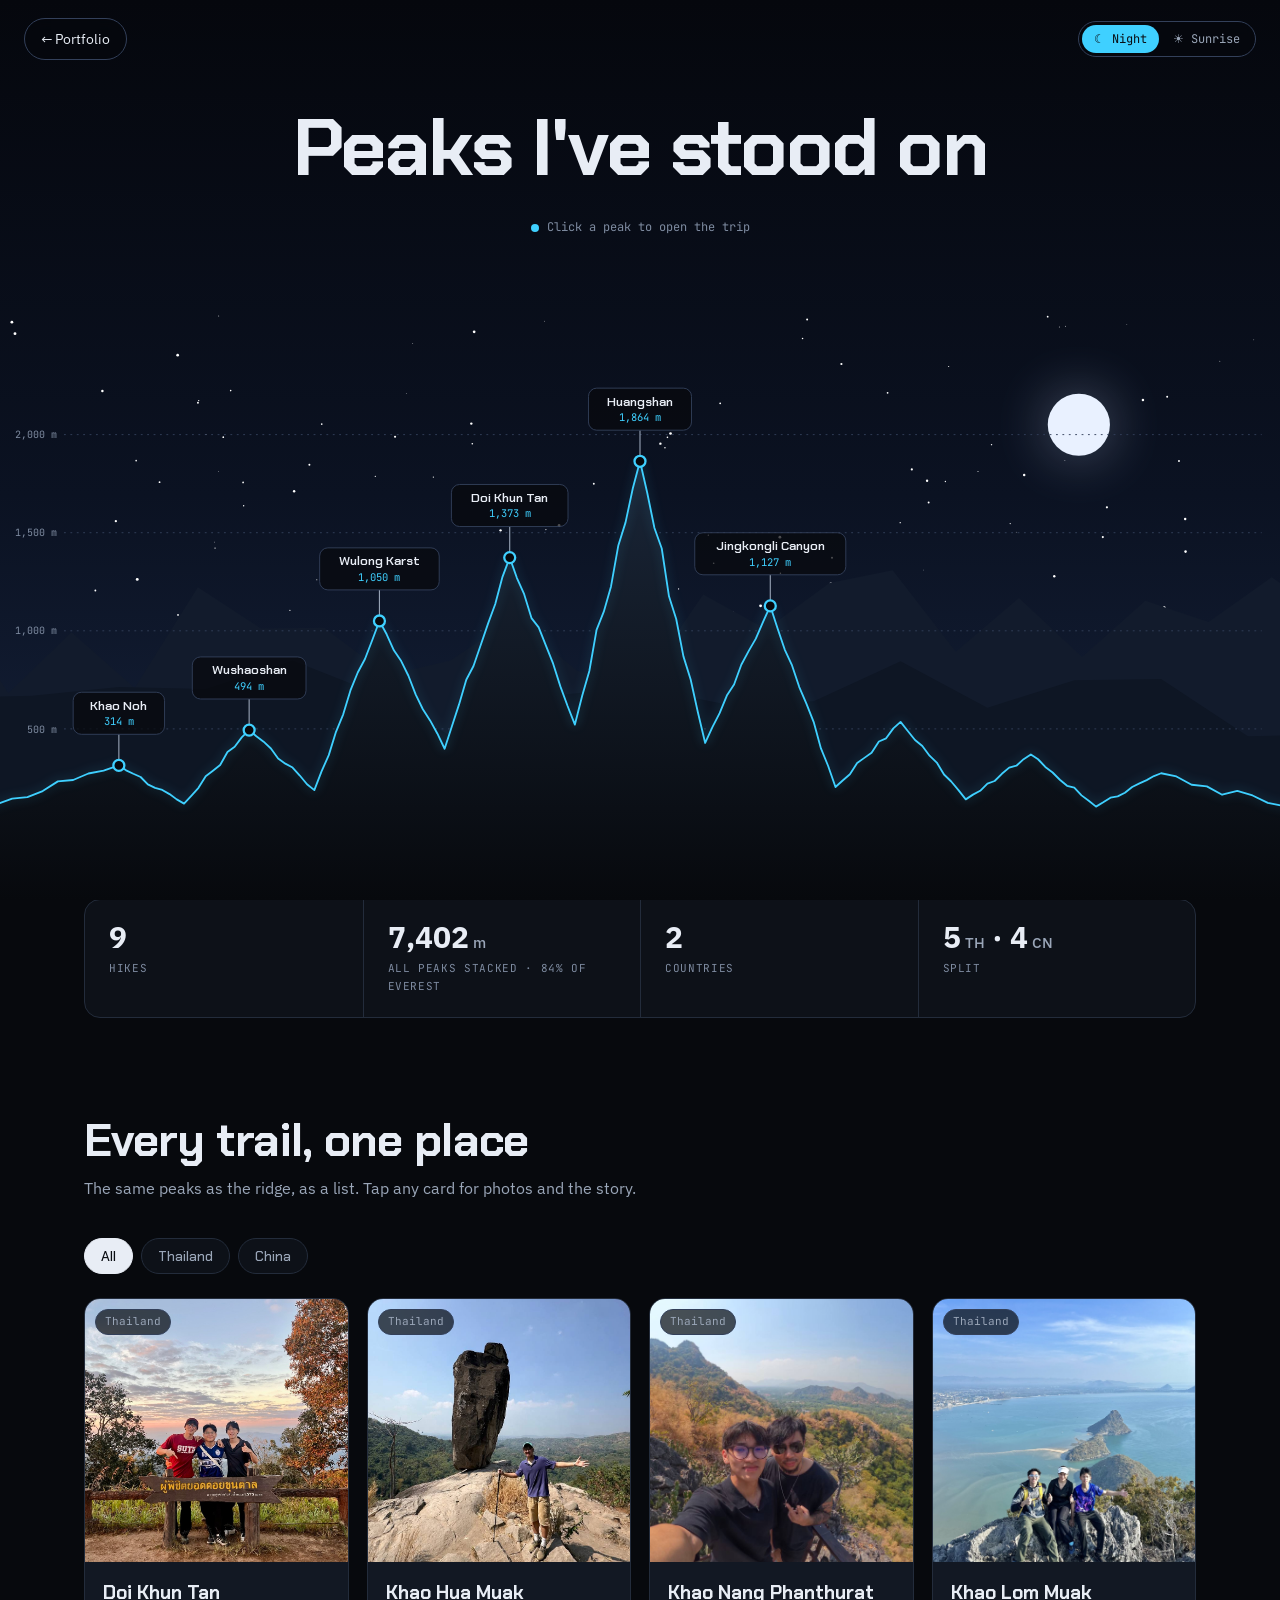
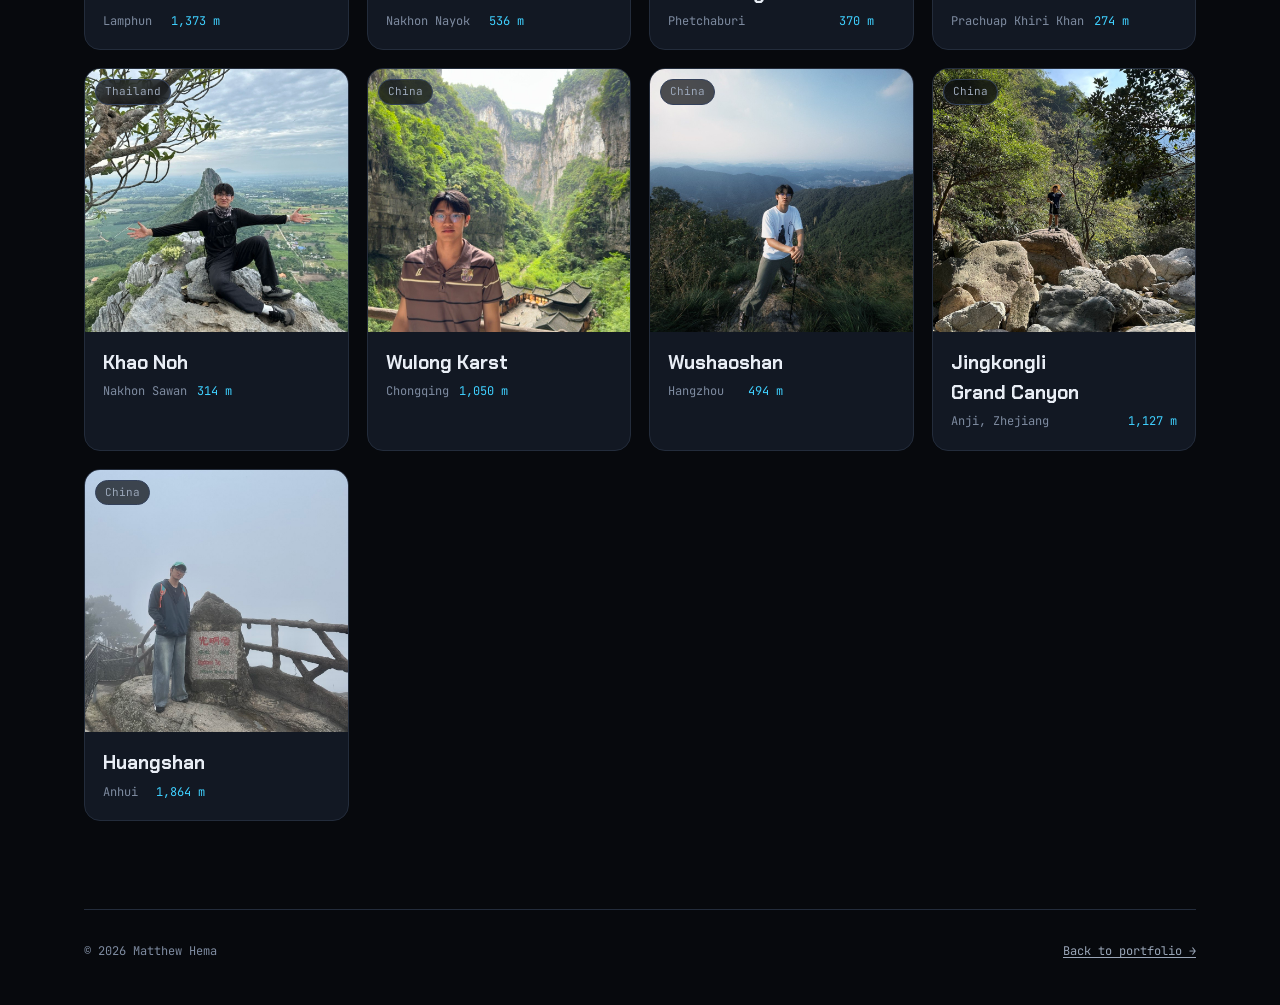
<file: hiking.html>
<!DOCTYPE html>
<html lang="en">
<head>
<meta charset="UTF-8">
<meta name="viewport" content="width=device-width, initial-scale=1">
<link rel="icon" type="image/png" href="images/favicon.png">
<title>Matthew Hema — Summits</title>
<meta name="description" content="The mountains I've hiked across Thailand and China.">
<link rel="preconnect" href="https://fonts.googleapis.com">
<link rel="preconnect" href="https://fonts.gstatic.com" crossorigin>
<link href="https://fonts.googleapis.com/css2?family=Chakra+Petch:wght@500;600;700&family=IBM+Plex+Sans:wght@400;500;600&family=Space+Grotesk:wght@400;500;600;700&family=JetBrains+Mono:wght@400;500;700&display=swap" rel="stylesheet">
<style>
  :root{
    --bg:#07090D;
    --bg-2:#0D1118;
    --surface:#121823;
    --border:#232C3B;
    --border-strong:#33405A;
    --text:#E8EDF5;
    --text-soft:#9AA6B8;
    --text-faint:#7E8BA0;
    --accent:#3FD0FF;
    --accent-glow:rgba(63,208,255,0.35);
    --warm:#FFB547;

    /* sky + ridge colours (night) — swapped by .sunrise */
    --sky-top:#05070D;
    --sky-mid:#0B1222;
    --sky-bot:#16233D;
    --range-far:#121B2C;
    --range-mid:#0E1624;
    --ridge-top:#1A2638;
    --ridge-bot:#07090D;
    --ridge-line:#3FD0FF;
    --orb:#E9F1FF;
    --orb-glow:rgba(200,220,255,.35);

    --font-head:'Chakra Petch', 'Space Grotesk', system-ui, sans-serif;
    --font-body:'IBM Plex Sans', system-ui, sans-serif;
    --r-sm:8px; --r-md:12px; --r-lg:16px; --r-xl:22px;
    --ico-star:url("data:image/svg+xml,%3Csvg xmlns='http://www.w3.org/2000/svg' viewBox='0 0 24 24'%3E%3Cpath d='M12 2.5l2.9 6.1 6.6.8-4.9 4.6 1.3 6.5L12 17.3l-5.9 3.2 1.3-6.5L2.5 9.4l6.6-.8z'/%3E%3C/svg%3E");
    --font-mono:'JetBrains Mono', ui-monospace, monospace;
  }
  body.sunrise{
    --sky-top:#1B1636;
    --sky-mid:#6B3F63;
    --sky-bot:#F08A5D;
    --range-far:#5A3A5E;
    --range-mid:#3B2846;
    --ridge-top:#2A1E36;
    --ridge-bot:#0B0A12;
    --ridge-line:#FFB547;
    --orb:#FFD27A;
    --orb-glow:rgba(255,190,90,.55);
    --accent:#FFB547;
    --accent-glow:rgba(255,181,71,.35);
  }

  *{box-sizing:border-box;}
  html{scroll-behavior:smooth;}
  body{
    margin:0;
    background:var(--bg);
    color:var(--text);
    font-family:var(--font-body);
    line-height:1.6;
    overflow-x:hidden;
  }
  img{max-width:100%; display:block;}
  ::selection{background:var(--accent); color:var(--bg);}
  .wrap{max-width:1160px; margin:0 auto; padding:0 24px;}

  /* NAV */
  .nav{
    position:fixed; top:0; left:0; right:0; z-index:40;
    display:flex; justify-content:space-between; align-items:center;
    padding:18px 24px;
    pointer-events:none;
  }
  .nav > *{pointer-events:auto;}
  .back{
    display:inline-flex; align-items:center; gap:8px;
    font-size:14px; text-decoration:none; color:var(--text);
    padding:9px 16px; border-radius:999px;
    background:rgba(7,9,13,.55); border:1px solid var(--border-strong);
    backdrop-filter:blur(10px);
  }
  .back:hover{border-color:var(--accent);}
  .sky-toggle{
    display:flex; gap:2px; padding:3px;
    border-radius:999px;
    background:rgba(7,9,13,.55); border:1px solid var(--border-strong);
    backdrop-filter:blur(10px);
  }
  .sky-toggle button{
    font-family:var(--font-mono); font-size:12px;
    border:0; border-radius:999px;
    padding:6px 12px;
    background:transparent; color:var(--text-soft);
    cursor:pointer;
  }
  .sky-toggle button.active{background:var(--accent); color:#0A0D12;}

  /* HERO / RIDGE SCENE */
  .scene{
    position:relative;
    min-height:100vh;
    display:flex; flex-direction:column;
    background:linear-gradient(180deg, var(--sky-top) 0%, var(--sky-mid) 55%, var(--sky-bot) 100%);
    transition:background .8s ease;
    overflow:hidden;
  }
  .scene-head{
    position:relative; z-index:2;
    text-align:center;
    padding:96px 24px 0;
  }
  h1{
    font-size:clamp(40px, 7vw, 80px);
    line-height:1; letter-spacing:-0.03em;
    margin:12px 0 12px;
  }
  .scene-head p{color:var(--text-soft); margin:0 auto; max-width:52ch;}
  .hint{
    display:inline-flex; align-items:center; gap:8px;
    margin-top:18px;
    font-family:var(--font-mono); font-size:12px; color:var(--text-faint);
  }
  .hint .dot{width:8px; height:8px; border-radius:50%; background:var(--accent);}

  .ridge-scroll{
    position:relative; z-index:1;
    flex:1;
    display:flex; align-items:flex-end;
    overflow-x:auto; overflow-y:hidden;
    scrollbar-width:none;
  }
  .ridge-scroll::-webkit-scrollbar{display:none;}
  #ridge{
    display:block;
    width:100%;
    min-width:980px;
    height:auto;
  }

  /* SVG pieces */
  .star{fill:#fff; animation:twinkle 3s ease-in-out infinite;}
  @keyframes twinkle{0%,100%{opacity:.2;} 50%{opacity:.9;}}
  body.sunrise .star{opacity:0 !important; animation:none;}
  .orb{fill:var(--orb); filter:drop-shadow(0 0 30px var(--orb-glow)); transition:all 1s ease;}
  .range{transition:transform .25s ease-out;}
  .ridge-line{
    fill:none; stroke:var(--ridge-line); stroke-width:2;
    filter:drop-shadow(0 0 6px var(--accent-glow));
    stroke-linejoin:round;
  }
  .axis text{font-family:var(--font-mono); font-size:11px; fill:var(--text-faint);}
  .axis line{stroke:var(--border-strong); stroke-dasharray:2 5;}
  .alt-guide{stroke:var(--accent); stroke-dasharray:4 4; opacity:0; transition:opacity .2s;}
  .alt-tag{opacity:0; transition:opacity .2s;}
  .alt-tag rect{fill:var(--accent);}
  .alt-tag text{font-family:var(--font-mono); font-size:11px; font-weight:700; fill:#0A0D12;}

  .peak{cursor:pointer; outline:none; opacity:0; transition:opacity .6s ease;}
  .peak.show{opacity:1;}
  .peak .stem{stroke:var(--text-soft); stroke-width:1.2;}
  .peak .pin{fill:var(--bg); stroke:var(--accent); stroke-width:2.5; transition:r .2s;}
  .peak .pin-pulse{fill:none; stroke:var(--accent); stroke-width:1.5; opacity:0;}
  .peak .flag-box{
    fill:rgba(7,9,13,.72); stroke:var(--border-strong);
    transition:fill .2s, stroke .2s;
  }
  .peak .flag-name{font-family:var(--font-head); font-weight:600; font-size:14px; fill:var(--text);}
  .peak .flag-h{font-family:var(--font-mono); font-size:11.5px; fill:var(--accent);}
  .peak .flag{transition:transform .25s ease;}
  .peak:hover .flag, .peak:focus-visible .flag{transform:translateY(-6px);}
  .peak:hover .flag-box, .peak:focus-visible .flag-box{fill:var(--accent); stroke:var(--accent);}
  .peak:hover .flag-name, .peak:focus-visible .flag-name,
  .peak:hover .flag-h, .peak:focus-visible .flag-h{fill:#0A0D12;}
  .peak:hover .pin, .peak:focus-visible .pin{fill:var(--accent);}
  .peak.show .pin-pulse{animation:ping 2.4s ease-out infinite;}
  @keyframes ping{0%{r:6; opacity:.8;} 100%{r:22; opacity:0;}}

  /* STATS */
  .stats{
    display:grid; grid-template-columns:repeat(4, 1fr);
    border:1px solid var(--border);
    border-radius:var(--r-lg);
    background:var(--bg-2);
    margin:-1px auto 0;
    overflow:hidden;
  }
  .stat{padding:22px 24px; border-left:1px solid var(--border);}
  .stat:first-child{border-left:none;}
  .stat .num{font-size:30px; font-weight:700; line-height:1;}
  .stat .num small{font-size:15px; color:var(--text-soft); font-weight:500;}
  .stat .lbl{font-family:var(--font-mono); font-size:11px; color:var(--text-faint); letter-spacing:.06em; margin-top:8px;}

  /* LOGBOOK */
  section{padding:88px 0;}
  .sec-title{font-size:clamp(30px, 5vw, 46px); letter-spacing:-0.02em; line-height:1.05; margin:10px 0 12px;}
  .sec-sub{color:var(--text-soft); margin:0 0 36px; max-width:60ch;}
  .log-filters{display:flex; gap:8px; flex-wrap:wrap; margin-bottom:24px;}
  .log-filter{
    font-family:var(--font-head); font-size:14px; font-weight:500;
    padding:8px 16px; border-radius:999px;
    border:1px solid var(--border); background:var(--bg-2); color:var(--text-soft);
    cursor:pointer;
  }
  .log-filter.active{background:var(--text); color:#0A0D12; border-color:var(--text);}
  .log-grid{display:grid; grid-template-columns:repeat(auto-fill, minmax(250px, 1fr)); gap:18px;}
  .log-card{
    font:inherit; color:inherit; text-align:left;
    border:1px solid var(--border); border-radius:var(--r-lg);
    background:var(--surface);
    padding:0; overflow:hidden; cursor:pointer;
    display:flex; flex-direction:column;
    transition:transform .3s, border-color .3s;
  }
  .log-card:hover, .log-card:focus-visible{transform:translateY(-5px); border-color:var(--accent);}
  .log-card.hide{display:none;}
  .log-media{
    position:relative; aspect-ratio:1/1; overflow:hidden;
    background:linear-gradient(180deg, var(--sky-mid), var(--sky-bot));
  }
  .log-media img{width:100%; height:100%; object-fit:cover; transition:transform .5s;}
  .log-card:hover .log-media img{transform:scale(1.06);}
  .log-media svg{position:absolute; inset:auto 0 0 0; width:100%; height:70%;}
  .log-flag{
    position:absolute; top:10px; left:10px;
    font-family:var(--font-mono); font-size:11px;
    padding:3px 9px; border-radius:999px;
    background:rgba(7,9,13,.7); border:1px solid var(--border-strong); color:var(--text-soft);
    backdrop-filter:blur(6px);
  }
  .log-body{padding:16px 18px 18px;}
  .log-body h3{margin:0; font-size:19px;}
  .log-meta{display:flex; justify-content:space-between; gap:10px; margin-top:4px; font-family:var(--font-mono); font-size:12px; color:var(--text-faint);}
  .log-meta .h{color:var(--accent);}

  /* MODAL */
  .modal{position:fixed; inset:0; z-index:100; display:none; align-items:center; justify-content:center; padding:24px;}
  .modal.open{display:flex;}
  .modal-backdrop{position:absolute; inset:0; background:rgba(3,5,8,.8); backdrop-filter:blur(6px); animation:fade .25s ease;}
  .modal-panel{
    position:relative; width:min(1000px, 100%); max-height:calc(100vh - 48px); overflow:auto;
    background:var(--bg-2); border:1px solid var(--border-strong); border-radius:var(--r-xl);
    box-shadow:0 40px 120px rgba(0,0,0,.6);
    animation:pop .3s cubic-bezier(.16,1,.3,1);
  }
  @keyframes fade{from{opacity:0;}}
  @keyframes pop{from{opacity:0; transform:translateY(20px) scale(.97);}}
  .modal-close{
    position:absolute; top:14px; right:14px; z-index:3;
    width:40px; height:40px; border-radius:50%;
    border:1px solid var(--border-strong); background:rgba(7,9,13,.8);
    color:var(--text); font-size:20px; cursor:pointer;
  }
  .modal-close:hover{border-color:var(--accent); color:var(--accent);}
  .modal-grid{display:grid; grid-template-columns:1fr 1fr;}
  .gallery{padding:16px; background:#000; border-radius:var(--r-xl) 0 0 var(--r-xl);}
  .g-main{
    position:relative; aspect-ratio:1/1; border-radius:var(--r-md); overflow:hidden;
    background:linear-gradient(180deg, var(--sky-mid), var(--sky-bot));
  }
  .g-main img{width:100%; height:100%; object-fit:cover; background:#05070A;}
  .g-empty{
    position:absolute; inset:0; display:grid; place-items:center; text-align:center;
    font-family:var(--font-mono); font-size:12px; color:var(--text-soft);
  }
  .g-empty svg{position:absolute; inset:auto 0 0 0; width:100%; height:65%;}
  .g-empty span{position:relative; z-index:1; background:rgba(7,9,13,.6); padding:6px 12px; border-radius:999px;}
  .g-nav{
    position:absolute; top:50%; transform:translateY(-50%);
    width:38px; height:38px; border-radius:50%;
    border:1px solid var(--border-strong); background:rgba(7,9,13,.7);
    color:var(--text); cursor:pointer; font-size:16px;
  }
  .g-nav.prev{left:10px;} .g-nav.next{right:10px;}
  .g-thumbs{display:flex; gap:8px; margin-top:10px; flex-wrap:wrap;}
  .g-thumb{width:64px; aspect-ratio:1/1; border-radius:var(--r-sm); overflow:hidden; border:2px solid transparent; padding:0; background:#05070A; cursor:pointer; opacity:.55;}
  .g-thumb img{width:100%; height:100%; object-fit:cover;}
  .g-thumb.active, .g-thumb:hover{opacity:1; border-color:var(--accent);}
  .info{padding:34px 32px;}
  .info .where{font-family:var(--font-mono); font-size:12px; color:var(--warm);}
  .info h2{font-size:clamp(28px, 4vw, 38px); line-height:1.05; letter-spacing:-0.02em; margin:10px 0 18px;}
  .facts{display:grid; grid-template-columns:repeat(3, 1fr); gap:8px; margin-bottom:22px;}
  .fact{border:1px solid var(--border); background:var(--surface); border-radius:var(--r-md); padding:10px 12px;}
  .fact .v{font-weight:700; font-size:17px; line-height:1.2;}
  .fact .k{font-family:var(--font-mono); font-size:11px; color:var(--text-faint); margin-top:3px; letter-spacing:.05em;}
  .info p{color:var(--text-soft); margin:0 0 12px;}
  .peak-nav{display:flex; justify-content:space-between; gap:8px; margin-top:24px; padding-top:18px; border-top:1px solid var(--border);}
  .peak-nav button{
    font:inherit; font-size:13px; color:var(--text-soft);
    background:transparent; border:1px solid var(--border); border-radius:999px;
    padding:7px 14px; cursor:pointer;
  }
  .peak-nav button:hover{color:var(--text); border-color:var(--accent);}

  footer{
    padding:32px 0 44px; border-top:1px solid var(--border);
    display:flex; justify-content:space-between; gap:16px; flex-wrap:wrap;
    font-family:var(--font-mono); font-size:12px; color:var(--text-faint);
  }
  footer a{color:var(--text-soft);}

  @media (max-width:860px){
    .stats{grid-template-columns:repeat(2, 1fr);}
    .stat:nth-child(3){border-left:none;}
    .stat:nth-child(n+3){border-top:1px solid var(--border);}
    .modal-grid{grid-template-columns:1fr;}
    .gallery{border-radius:var(--r-xl) var(--r-xl) 0 0;}
  }
  @media (max-width:640px){
    .wrap{padding:0 16px;}
    .nav{padding:14px 16px;}
    .scene-head{padding-top:84px;}
    .modal{padding:0;}
    .modal-panel{max-height:100vh; height:100%; border-radius:0;}
    .gallery{border-radius:0;}
    .info{padding:24px 20px;}
  }
  @media (prefers-reduced-motion:reduce){
    *, *::before, *::after{animation:none !important; transition:none !important;}
    html{scroll-behavior:auto;}
  }

  /* ---- shared polish (matches index.html) ---- */
  h1, h2, h3, h4{font-family:var(--font-head); text-wrap:balance;}
  a:focus-visible, button:focus-visible, [tabindex]:focus-visible{outline:2px solid var(--accent); outline-offset:3px;}
  html{scrollbar-color:var(--border-strong) var(--bg); caret-color:var(--accent);}
  a{text-underline-offset:.2em; text-decoration-thickness:1px;}
  .award, .badge{display:inline-flex; align-items:center; gap:6px;}
  .award::before, .badge::before, .awards li::before{
    content:""; flex:none; width:12px; height:12px;
    background:currentColor;
    -webkit-mask:var(--ico-star) center / contain no-repeat; mask:var(--ico-star) center / contain no-repeat;
  }
  .awards li::before{background:var(--warm);}
</style>
</head>
<body>

<nav class="nav">
  <a class="back" href="index.html#about">← Portfolio</a>
  <div class="sky-toggle" role="group" aria-label="Sky">
    <button class="active" data-sky="night">☾ Night</button>
    <button data-sky="sunrise">☀ Sunrise</button>
  </div>
</nav>

<header class="scene" id="scene">
  <div class="scene-head">
    <h1>Peaks I've stood on</h1>
    <div class="hint"><span class="dot"></span>Click a peak to open the trip</div>
  </div>
  <div class="ridge-scroll" id="ridgeScroll">
    <svg id="ridge" viewBox="0 0 1400 640" preserveAspectRatio="xMidYMax meet" role="img" aria-label="Mountain ridge of summits hiked"></svg>
  </div>
</header>

<main class="wrap">
  <div class="stats" id="stats"></div>

  <section id="log">
    <h2 class="sec-title">Every trail, one place</h2>
    <p class="sec-sub">The same peaks as the ridge, as a list. Tap any card for photos and the story.</p>
    <div class="log-filters" id="logFilters"></div>
    <div class="log-grid" id="logGrid"></div>
  </section>

  <footer>
    <span>© <span id="year"></span> Matthew Hema</span>
    <a href="index.html">Back to portfolio →</a>
  </footer>
</main>

<div class="modal" id="modal" aria-hidden="true">
  <div class="modal-backdrop" data-close></div>
  <div class="modal-panel" role="dialog" aria-modal="true" aria-labelledby="mName">
    <button class="modal-close" data-close aria-label="Close">×</button>
    <div class="modal-grid">
      <div class="gallery">
        <div class="g-main" id="gMain"></div>
        <div class="g-thumbs" id="gThumbs"></div>
      </div>
      <div class="info">
        <div class="where" id="mWhere"></div>
        <h2 id="mName"></h2>
        <div class="facts" id="mFacts"></div>
        <div id="mStory"></div>
        <div class="peak-nav">
          <button id="mPrev">← Previous peak</button>
          <button id="mNext">Next peak →</button>
        </div>
      </div>
    </div>
  </div>
</div>

<script>
/* =========================================================
   HIKES — edit this list to add photos, dates and stories.
   - height: metres above sea level
   - approx: true shows "≈" before the height (set false once checked)
   - photos: e.g. ['images/hiking/huangshan-1.jpg', 'images/hiking/huangshan-2.jpg']
   - canyon: true draws a dip in the ridge from `height` (rim) down to `low`,
     or down by `gain` metres if there is no `low`
   - low: lowest trail elevation, shown as a range with height
   - gain: elevation gain in metres (only used to size a canyon's dip, not shown)
   - short: shorter label for the flag on the ridge
   The ridge puts the tallest peak in the middle automatically.
   ========================================================= */
var HIKES = [
  {
    id: 'doi-khun-tan',
    name: 'Doi Khun Tan',
    region: 'Lamphun',
    country: 'Thailand',
    height: 1373,
    date: '23–24 Dec 2025',
    photos: ['hiking_imgs/kt0.jpg', 'hiking_imgs/kt1.jpg', 'hiking_imgs/kt2.jpg', 'hiking_imgs/kt3.jpg'],
    story: [
      'This was my first hike in Thailand. We walked for about 5–6 hours to reach the campsite and set up our tents for the night.',
      'The next morning, we started hiking again at around 4 a.m. and reached the summit at about 7 a.m.'
    ]
  },
  {
    id: 'khao-hua-muak',
    name: 'Khao Hua Muak',
    region: 'Nakhon Nayok',
    country: 'Thailand',
    height: 536,
    date: '16 Jan 2026',
    photos: ['hiking_imgs/khm1.jpg', 'hiking_imgs/khm2.jpg'],
    story: ['I hiked Khao Hua Muak with my mom and my brother. The trail was about 4 km and took us around 3 hours.']
  },
  {
    id: 'khao-nang-phanthurat',
    name: 'Khao Nang Phanthurat',
    short: 'Nang Phanthurat',
    region: 'Phetchaburi',
    country: 'Thailand',
    height: 370,
    date: '14 Jan 2026',
    photos: ['hiking_imgs/Knptr1.jpg', 'hiking_imgs/Knptr2.jpg', 'hiking_imgs/Knptr3.jpg'],
    story: ['I hiked Khao Nang Phanthurat with my dad on a hot day. It took around 3 hours. As the only peak in the area, it has a really nice view over the surrounding land.']
  },
  {
    id: 'khao-lom-muak',
    name: 'Khao Lom Muak',
    region: 'Prachuap Khiri Khan',
    country: 'Thailand',
    height: 274,
    date: '4 May 2026',
    photos: ['hiking_imgs/lm1.jpg', 'hiking_imgs/lm2.JPG', 'hiking_imgs/lm3.jpg'],
    story: ['A 4-hour hike with my mom and my brother.']
  },
  {
    id: 'khao-noh',
    name: 'Khao Noh',
    region: 'Nakhon Sawan',
    country: 'Thailand',
    height: 314,
    date: '5 Sep 2026',
    photos: ['hiking_imgs/kn1.jpg', 'hiking_imgs/kn2.jpg'],
    story: ['A 3-hour hike to the top of Khao Noh, 314 m high.']
  },
  {
    id: 'wulong-karst',
    name: 'Wulong Karst',
    region: 'Chongqing',
    country: 'China',
    kind: 'Karst landscape',
    height: 1050,
    date: '29 Aug 2026',
    photos: ['hiking_imgs/wl1.jpg', 'hiking_imgs/wl2.jpg', 'hiking_imgs/wl3.jpg'],
    story: ['A chill tourist trek in Chongqing that took around 6 hours.']
  },
  {
    id: 'wushaoshan',
    name: 'Wushaoshan',
    region: 'Hangzhou',
    country: 'China',
    height: 494,
    date: '11 Oct 2026',
    photos: ['hiking_imgs/wss1.jpg', 'hiking_imgs/wss2.jpg'],
    story: ['My birthday hike! 8 hours along the ridge, up and down.']
  },
  {
    id: 'jingkongli',
    name: 'Jingkongli Grand Canyon',
    short: 'Jingkongli Canyon',
    region: 'Anji, Zhejiang',
    country: 'China',
    kind: 'Canyon',
    height: 1127,
    date: '17 Oct 2026',
    photos: ['hiking_imgs/jkl1.jpg', 'hiking_imgs/jkl2.jpg'],
    story: ['A 7-hour trek with my friends at a remote site outside Hangzhou. I took a bus there, and the ride took so long!']
  },
  {
    id: 'huangshan',
    name: 'Huangshan',
    region: 'Anhui',
    country: 'China',
    kind: 'Lotus Peak summit',
    height: 1864,
    date: '28 Sep 2026',
    photos: ['hiking_imgs/hs1.jpg', 'hiking_imgs/hs2.jpg', 'hiking_imgs/hs3.jpg'],
    story: ['A 1-day hike of around 6 hours through the scenic area.']
  }
];

(function(){
  "use strict";

  var NS = 'http://www.w3.org/2000/svg';
  var reduceMotion = window.matchMedia('(prefers-reduced-motion: reduce)').matches;
  var svg = document.getElementById('ridge');
  var W = 1400, H = 640, BASE = 610, SEA = 560;   // SEA = y of 0 m
  var maxH = Math.max.apply(null, HIKES.map(function(h){ return h.height; }));
  var K = 400 / Math.max(maxH, 1);                // px per metre
  function yOf(m){ return SEA - m * K; }

  function el(name, attrs, parent){
    var e = document.createElementNS(NS, name);
    for (var k in attrs) e.setAttribute(k, attrs[k]);
    if (parent) parent.appendChild(e);
    return e;
  }
  function esc(s){ return String(s).replace(/[&<>"]/g, function(c){ return {'&':'&amp;','<':'&lt;','>':'&gt;','"':'&quot;'}[c]; }); }
  function fmtH(h){
    var top = h.height.toLocaleString('en-US');
    return (h.approx ? '≈ ' : '') + (h.low ? h.low.toLocaleString('en-US') + '–' + top : top) + ' m';
  }

  // deterministic randomness so the ridge looks the same on every load
  function rng(seed){
    return function(){
      seed |= 0; seed = seed + 0x6D2B79F5 | 0;
      var t = Math.imul(seed ^ seed >>> 15, 1 | seed);
      t = t + Math.imul(t ^ t >>> 7, 61 | t) ^ t;
      return ((t ^ t >>> 14) >>> 0) / 4294967296;
    };
  }

  /* ---- Arrange: tallest in the middle, then alternate left / right ---- */
  var sorted = HIKES.slice().sort(function(a, b){ return b.height - a.height; });
  var n = sorted.length;
  var order = new Array(n);
  var mid = Math.floor(n / 2);
  sorted.forEach(function(h, i){
    var offset = Math.ceil(i / 2) * (i % 2 ? -1 : 1);
    order[mid + offset] = h;
  });
  order = order.filter(Boolean);
  var PAD = 130;
  order.forEach(function(h, i){
    h._x = n === 1 ? W / 2 : PAD + i * (W - 2 * PAD) / (n - 1);
    h._y = yOf(h.height);
    if (h.canyon) h._floor = yOf(h.low != null ? h.low : h.gain ? h.height - h.gain : h.height * .85);
  });

  /* ---- Defs: gradients ---- */
  var defs = el('defs', {}, svg);
  var g1 = el('linearGradient', {id:'ridgeFill', x1:0, y1:0, x2:0, y2:1}, defs);
  el('stop', {offset:'0%', style:'stop-color:var(--ridge-top)'}, g1);
  el('stop', {offset:'100%', style:'stop-color:var(--ridge-bot)'}, g1);

  /* ---- Sky: stars + moon/sun ---- */
  var sky = el('g', {}, svg);
  var r = rng(7);
  for (var s = 0; s < 90; s++){
    var st = el('circle', {class:'star', cx:(r() * W).toFixed(1), cy:(r() * 330).toFixed(1), r:(r() * 1.3 + .3).toFixed(2)}, sky);
    st.style.animationDelay = (r() * 3).toFixed(2) + 's';
  }
  var orb = el('circle', {class:'orb', cx:1180, cy:120, r:34}, sky);

  /* ---- Distant ranges (parallax) ---- */
  function rangePath(seed, count, minM, maxM){
    var rr = rng(seed), d = 'M -60 ' + BASE;
    for (var i = 0; i <= count; i++){
      var x = -60 + i * (W + 120) / count;
      var y = yOf(minM + rr() * (maxM - minM));
      d += ' L ' + x.toFixed(1) + ' ' + y.toFixed(1);
    }
    return d + ' L ' + (W + 60) + ' ' + H + ' L -60 ' + H + ' Z';
  }
  var far = el('path', {class:'range', d:rangePath(3, 22, maxH * .35, maxH * .75), style:'fill:var(--range-far)'}, svg);
  var midR = el('path', {class:'range', d:rangePath(11, 16, maxH * .2, maxH * .5), style:'fill:var(--range-mid)'}, svg);

  /* ---- Altitude axis ---- */
  var axis = el('g', {class:'axis'}, svg);
  var step = maxH > 1500 ? 500 : 250;
  for (var m = 0; m <= maxH + step / 2; m += step){
    el('line', {x1:70, x2:W - 20, y1:yOf(m), y2:yOf(m)}, axis);
    var t = el('text', {x:62, y:yOf(m) + 4, 'text-anchor':'end'}, axis);
    t.textContent = m === 0 ? 'sea lvl' : m.toLocaleString('en-US') + ' m';
  }

  /* ---- Main ridge through the peaks ---- */
  var anchors = [{x:-20, y:yOf(order[0].height * .3)}];
  order.forEach(function(h, i){
    if (h.canyon){
      // rim — steep walls — narrow floor — rim
      anchors.push({x:h._x - 38, y:h._y}, {x:h._x - 9, y:h._floor}, {x:h._x + 9, y:h._floor}, {x:h._x + 38, y:h._y});
    } else {
      anchors.push({x:h._x, y:h._y, peak:true});
    }
    if (i < n - 1){
      var nx = order[i + 1];
      anchors.push({x:(h._x + nx._x) / 2, y:yOf(Math.min(h.height, nx.height) * .38)});
    }
  });
  anchors.push({x:W + 20, y:yOf(order[n - 1].height * .3)});

  var rr2 = rng(42), pts = [anchors[0]];
  for (var a = 0; a < anchors.length - 1; a++){
    var p0 = anchors[a], p1 = anchors[a + 1], seg = 9;
    var amp = Math.hypot(p1.x - p0.x, p1.y - p0.y) * 0.035;
    for (var k = 1; k <= seg; k++){
      var tt = k / seg;
      var jitter = k === seg ? 0 : (rr2() - .5) * 2 * amp * Math.sin(Math.PI * tt);
      pts.push({x:p0.x + (p1.x - p0.x) * tt, y:p0.y + (p1.y - p0.y) * tt + jitter});
    }
  }
  var lineD = pts.map(function(p, i){ return (i ? 'L ' : 'M ') + p.x.toFixed(1) + ' ' + p.y.toFixed(1); }).join(' ');
  el('path', {d:lineD + ' L ' + (W + 20) + ' ' + H + ' L -20 ' + H + ' Z', fill:'url(#ridgeFill)'}, svg);
  var ridgeLine = el('path', {class:'ridge-line', d:lineD}, svg);

  /* ---- Hover altitude guide ---- */
  var guide = el('line', {class:'alt-guide', x1:70, x2:70, y1:0, y2:0}, svg);
  var tag = el('g', {class:'alt-tag'}, svg);
  var tagRect = el('rect', {x:0, y:-11, width:64, height:20, rx:4}, tag);
  var tagText = el('text', {x:6, y:4}, tag);

  /* ---- Peak flags ---- */
  var peaks = el('g', {}, svg);
  order.forEach(function(h, i){
    var g = el('g', {class:'peak', tabindex:0, role:'button', 'aria-label':h.name + ', ' + fmtH(h)}, peaks);
    g.dataset.id = h.id;
    // canyons put the pin on the floor; the stem drops into the gorge
    var pinY = h.canyon ? h._floor : h._y;
    el('circle', {class:'pin-pulse', cx:h._x, cy:pinY, r:6}, g);
    el('line', {class:'stem', x1:h._x, x2:h._x, y1:pinY - 6, y2:h._y - 34}, g);
    var flag = el('g', {class:'flag'}, g);
    var box = el('rect', {class:'flag-box', y:h._y - 80, height:46, rx:9}, flag);
    var name = el('text', {class:'flag-name', x:h._x, y:h._y - 61, 'text-anchor':'middle'}, flag);
    name.textContent = h.short || h.name;
    var ht = el('text', {class:'flag-h', x:h._x, y:h._y - 44, 'text-anchor':'middle'}, flag);
    ht.textContent = fmtH(h);
    el('circle', {class:'pin', cx:h._x, cy:pinY, r:6}, g);
    var w = Math.max(name.getComputedTextLength(), ht.getComputedTextLength(), 70) + 24;
    box.setAttribute('x', h._x - w / 2);
    box.setAttribute('width', w);

    function showGuide(){
      guide.setAttribute('y1', h._y); guide.setAttribute('y2', h._y);
      guide.setAttribute('x2', h._x);
      guide.style.opacity = 1;
      tagText.textContent = h.height.toLocaleString('en-US') + ' m';
      tagRect.setAttribute('width', tagText.getComputedTextLength() + 12);
      tag.setAttribute('transform', 'translate(8,' + h._y + ')');
      tag.style.opacity = 1;
    }
    function hideGuide(){ guide.style.opacity = 0; tag.style.opacity = 0; }
    g.addEventListener('mouseenter', showGuide);
    g.addEventListener('focus', showGuide);
    g.addEventListener('mouseleave', hideGuide);
    g.addEventListener('blur', hideGuide);
    g.addEventListener('click', function(){ openPeak(h.id); });
    g.addEventListener('keydown', function(e){ if (e.key === 'Enter' || e.key === ' '){ e.preventDefault(); openPeak(h.id); } });
  });

  /* ---- Draw-on animation ---- */
  var peakEls = peaks.querySelectorAll('.peak');
  if (reduceMotion){
    peakEls.forEach(function(p){ p.classList.add('show'); });
  } else {
    var len = ridgeLine.getTotalLength();
    ridgeLine.style.strokeDasharray = len;
    ridgeLine.style.strokeDashoffset = len;
    ridgeLine.getBoundingClientRect();
    ridgeLine.style.transition = 'stroke-dashoffset 2.6s ease-in-out';
    ridgeLine.style.strokeDashoffset = 0;
    peakEls.forEach(function(p, i){ setTimeout(function(){ p.classList.add('show'); }, 900 + i * 220); });
  }

  /* ---- Parallax on the distant ranges ---- */
  if (!reduceMotion){
    document.getElementById('scene').addEventListener('mousemove', function(e){
      var dx = (e.clientX / innerWidth - .5);
      far.style.transform = 'translateX(' + (dx * -18) + 'px)';
      midR.style.transform = 'translateX(' + (dx * -34) + 'px)';
      orb.style.transform = 'translate(' + (dx * -8) + 'px,0)';
    });
  }

  // on narrow screens, start the scroll centred on the tallest peak
  var scroller = document.getElementById('ridgeScroll');
  requestAnimationFrame(function(){ scroller.scrollLeft = (scroller.scrollWidth - scroller.clientWidth) / 2; });

  /* ---- Night / Sunrise ---- */
  document.querySelectorAll('[data-sky]').forEach(function(btn){
    btn.addEventListener('click', function(){
      var sunrise = btn.getAttribute('data-sky') === 'sunrise';
      document.body.classList.toggle('sunrise', sunrise);
      document.querySelectorAll('[data-sky]').forEach(function(b){ b.classList.toggle('active', b === btn); });
      orb.setAttribute('cy', sunrise ? 300 : 120);
      orb.setAttribute('r', sunrise ? 46 : 34);
    });
  });

  /* ---- Stats ---- */
  var countries = HIKES.map(function(h){ return h.country; }).filter(function(c, i, arr){ return arr.indexOf(c) === i; });
  // every peak stacked on top of each other, compared with Everest (8,849 m)
  var stacked = HIKES.reduce(function(sum, h){ return sum + h.height; }, 0);
  var anyApprox = HIKES.some(function(h){ return h.approx; });
  document.getElementById('stats').innerHTML = [
    [HIKES.length, 'HIKES'],
    [(anyApprox ? '<small>≈ </small>' : '') + stacked.toLocaleString('en-US') + '<small> m</small>',
     'ALL PEAKS STACKED · ' + Math.round(stacked / 8849 * 100) + '% OF EVEREST'],
    [countries.length, 'COUNTRIES'],
    [HIKES.filter(function(h){ return h.country === 'Thailand'; }).length + '<small> TH</small> · ' +
     HIKES.filter(function(h){ return h.country === 'China'; }).length + '<small> CN</small>', 'SPLIT']
  ].map(function(s){ return '<div class="stat"><div class="num">' + s[0] + '</div><div class="lbl">' + s[1] + '</div></div>'; }).join('');

  /* ---- Logbook ---- */
  function miniRidge(seed){
    var rr = rng(seed), d = 'M 0 100';
    for (var i = 0; i <= 8; i++) d += ' L ' + (i * 12.5) + ' ' + (35 + rr() * 50).toFixed(1);
    return '<svg viewBox="0 0 100 100" preserveAspectRatio="none" aria-hidden="true"><path d="' + d + ' L 100 100 Z" style="fill:var(--ridge-top)"/></svg>';
  }
  var logGrid = document.getElementById('logGrid');
  logGrid.innerHTML = HIKES.map(function(h, i){
    var media = h.photos.length
      ? '<img src="' + h.photos[0] + '" alt="' + esc(h.name) + '" loading="lazy">'
      : miniRidge(i * 13 + 5);
    return '<button class="log-card" data-open="' + h.id + '" data-country="' + esc(h.country) + '">' +
      '<div class="log-media">' + media + '<span class="log-flag">' + esc(h.country) + '</span></div>' +
      '<div class="log-body"><h3>' + esc(h.name) + '</h3>' +
      '<div class="log-meta"><span>' + esc(h.region) + '</span><span class="h">' + fmtH(h) + '</span></div></div></button>';
  }).join('');

  var logFilters = document.getElementById('logFilters');
  logFilters.innerHTML = ['All'].concat(countries).map(function(c, i){
    return '<button class="log-filter' + (i ? '' : ' active') + '" data-filter="' + esc(c) + '">' + esc(c) + '</button>';
  }).join('');
  logFilters.addEventListener('click', function(e){
    var b = e.target.closest('.log-filter');
    if (!b) return;
    var c = b.getAttribute('data-filter');
    logFilters.querySelectorAll('.log-filter').forEach(function(x){ x.classList.toggle('active', x === b); });
    logGrid.querySelectorAll('.log-card').forEach(function(card){
      card.classList.toggle('hide', c !== 'All' && card.getAttribute('data-country') !== c);
    });
  });

  /* ---- Modal ---- */
  var modal = document.getElementById('modal');
  var gMain = document.getElementById('gMain');
  var gThumbs = document.getElementById('gThumbs');
  var current = null, photoIdx = 0, lastFocus = null;

  function renderPhoto(){
    var h = current, ph = h.photos;
    if (!ph.length){
      gMain.innerHTML = '<div class="g-empty">' + miniRidge(HIKES.indexOf(h) * 13 + 5) + '<span>Photos coming soon</span></div>';
      gThumbs.innerHTML = '';
      return;
    }
    gMain.innerHTML = '<img src="' + ph[photoIdx] + '" alt="' + esc(h.name) + ' photo ' + (photoIdx + 1) + '">' +
      (ph.length > 1 ? '<button class="g-nav prev" aria-label="Previous photo">‹</button><button class="g-nav next" aria-label="Next photo">›</button>' : '');
    gThumbs.innerHTML = ph.length > 1 ? ph.map(function(src, i){
      return '<button class="g-thumb' + (i === photoIdx ? ' active' : '') + '" data-i="' + i + '" aria-label="Photo ' + (i + 1) + '"><img src="' + src + '" alt=""></button>';
    }).join('') : '';
  }
  function stepPhoto(d){
    if (!current || current.photos.length < 2) return;
    photoIdx = (photoIdx + d + current.photos.length) % current.photos.length;
    renderPhoto();
  }
  gMain.addEventListener('click', function(e){
    if (e.target.closest('.prev')) stepPhoto(-1);
    if (e.target.closest('.next')) stepPhoto(1);
  });
  gThumbs.addEventListener('click', function(e){
    var t = e.target.closest('.g-thumb');
    if (t){ photoIdx = +t.getAttribute('data-i'); renderPhoto(); }
  });

  function openPeak(id){
    var h = HIKES.filter(function(x){ return x.id === id; })[0];
    if (!h) return;
    if (!modal.classList.contains('open')) lastFocus = document.activeElement;
    current = h; photoIdx = 0;
    document.getElementById('mWhere').textContent = h.region + ', ' + h.country + (h.kind ? ' · ' + h.kind : '');
    document.getElementById('mName').textContent = h.name;
    document.getElementById('mFacts').innerHTML =
      '<div class="fact"><div class="v">' + fmtH(h) + '</div><div class="k">ELEVATION</div></div>' +
      '<div class="fact"><div class="v">' + esc(h.date) + '</div><div class="k">HIKED</div></div>' +
      '<div class="fact"><div class="v">#' + (sorted.indexOf(h) + 1) + ' of ' + n + '</div><div class="k">BY HEIGHT</div></div>';
    document.getElementById('mStory').innerHTML = h.story.map(function(p){ return '<p>' + esc(p) + '</p>'; }).join('');
    renderPhoto();
    modal.classList.add('open');
    modal.setAttribute('aria-hidden', 'false');
    document.body.style.overflow = 'hidden';
    modal.querySelector('.modal-close').focus();
  }
  function closeModal(){
    modal.classList.remove('open');
    modal.setAttribute('aria-hidden', 'true');
    document.body.style.overflow = '';
    if (lastFocus) lastFocus.focus();
  }
  // previous / next follow the ridge from left to right
  function stepPeak(d){
    var i = order.indexOf(current);
    openPeak(order[(i + d + n) % n].id);
  }
  document.getElementById('mPrev').addEventListener('click', function(){ stepPeak(-1); });
  document.getElementById('mNext').addEventListener('click', function(){ stepPeak(1); });

  document.addEventListener('click', function(e){
    var o = e.target.closest('[data-open]');
    if (o){ openPeak(o.getAttribute('data-open')); return; }
    if (e.target.closest('[data-close]')) closeModal();
  });
  document.addEventListener('keydown', function(e){
    if (!modal.classList.contains('open')) return;
    if (e.key === 'Escape') closeModal();
    if (e.key === 'ArrowRight') stepPhoto(1);
    if (e.key === 'ArrowLeft') stepPhoto(-1);
  });

  document.getElementById('year').textContent = new Date().getFullYear();
})();
</script>

</body>
</html>
</file>
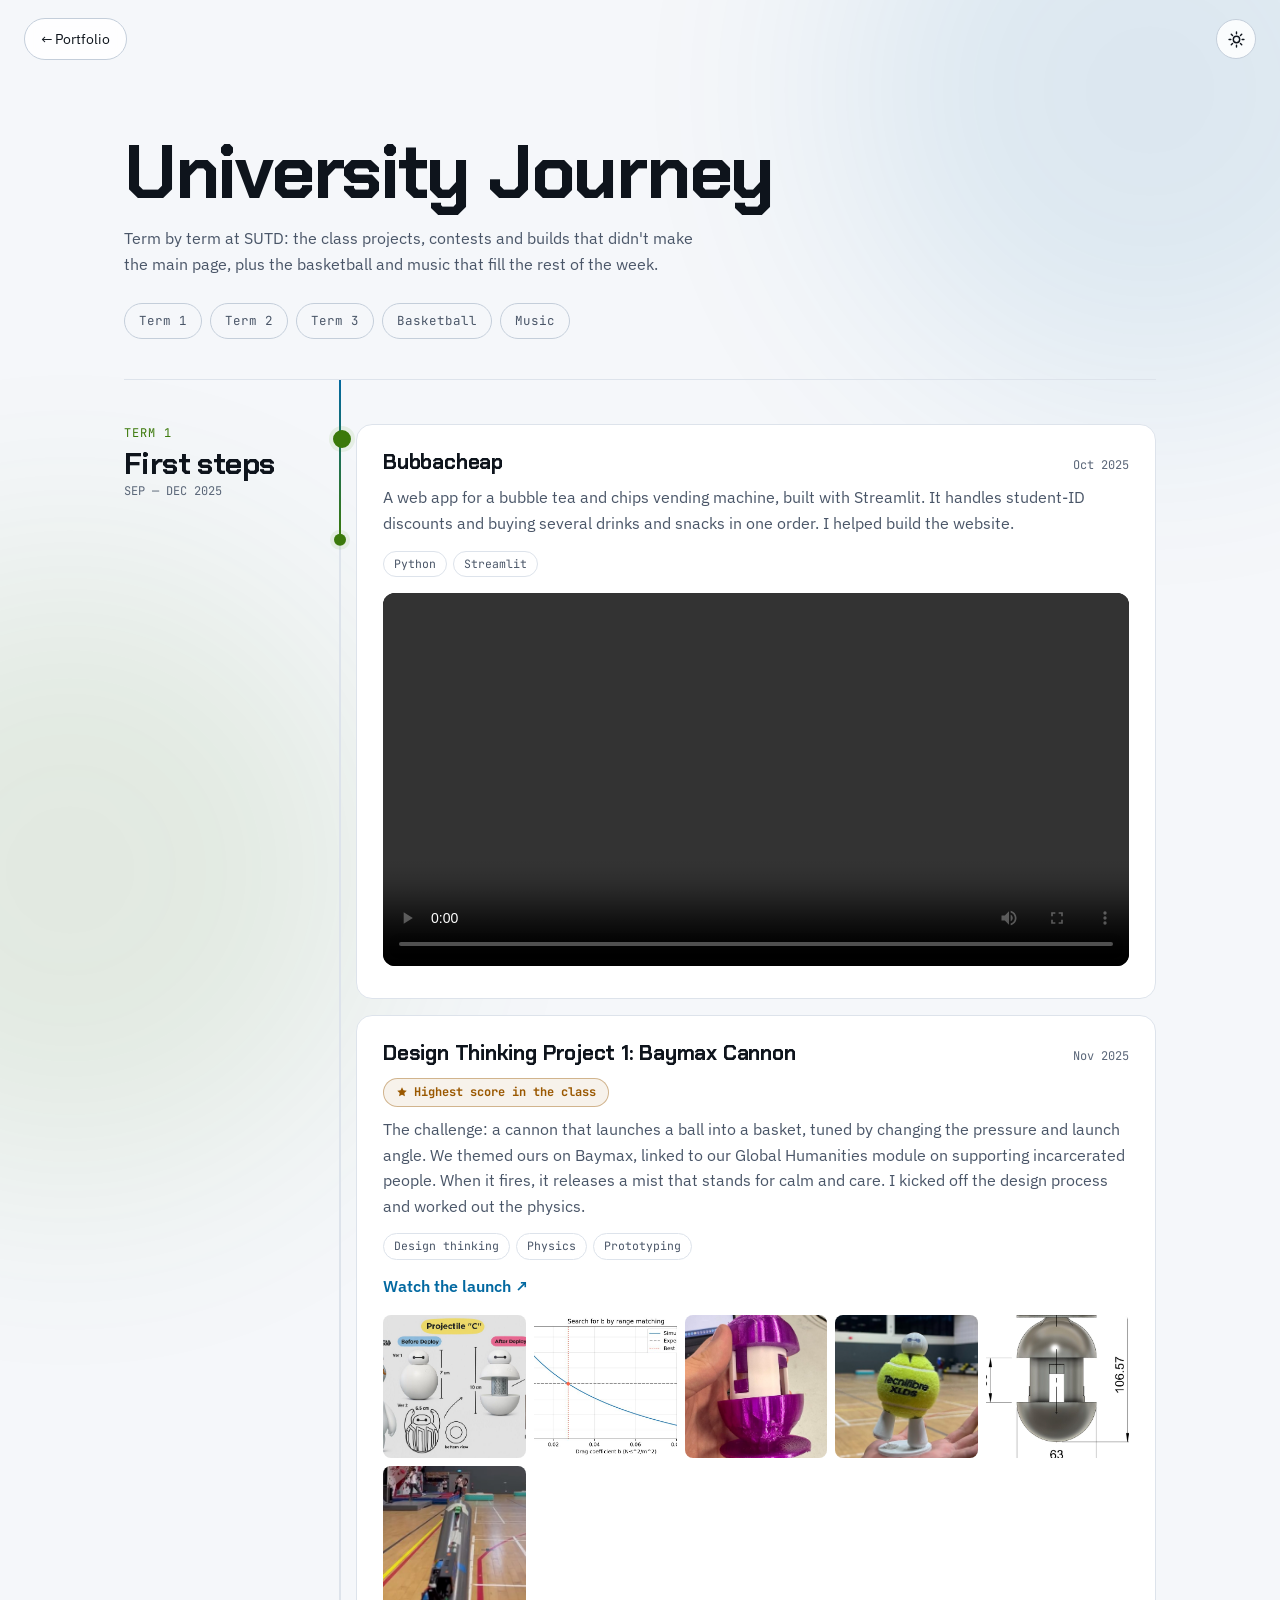
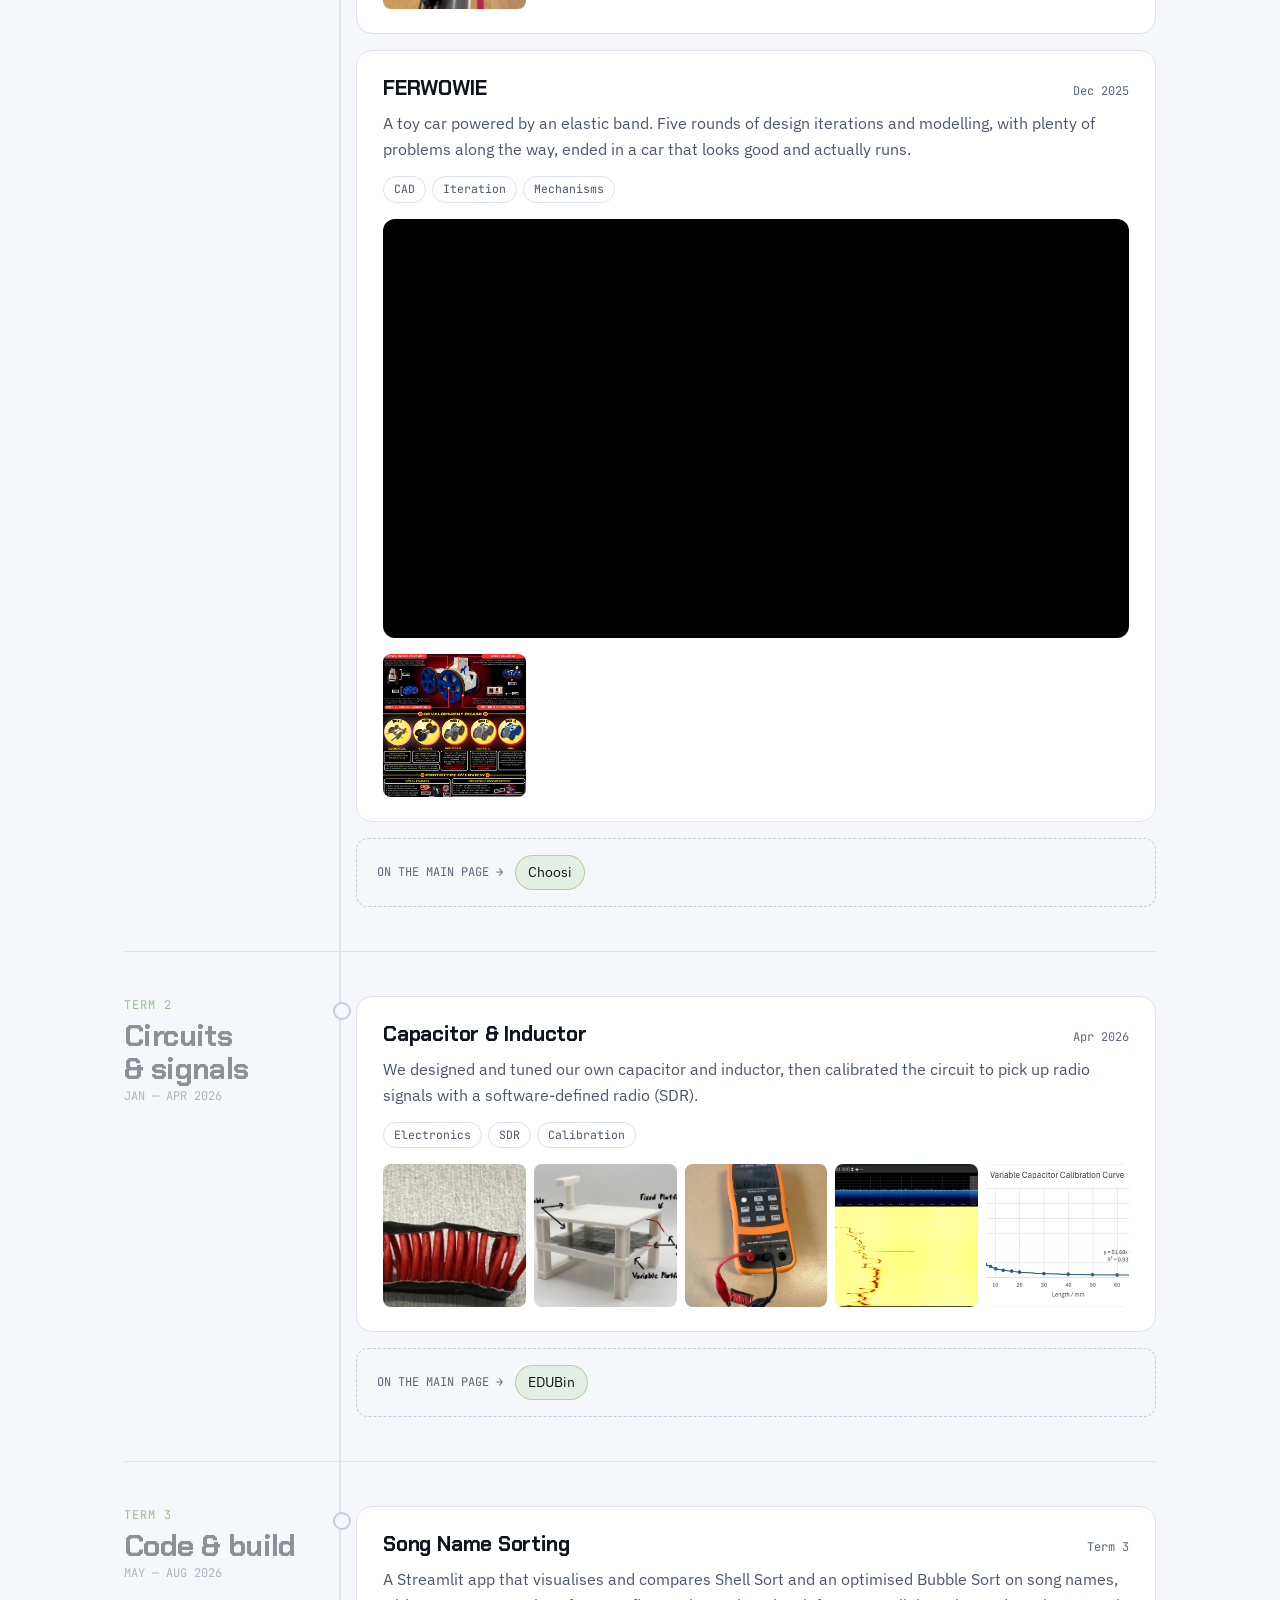
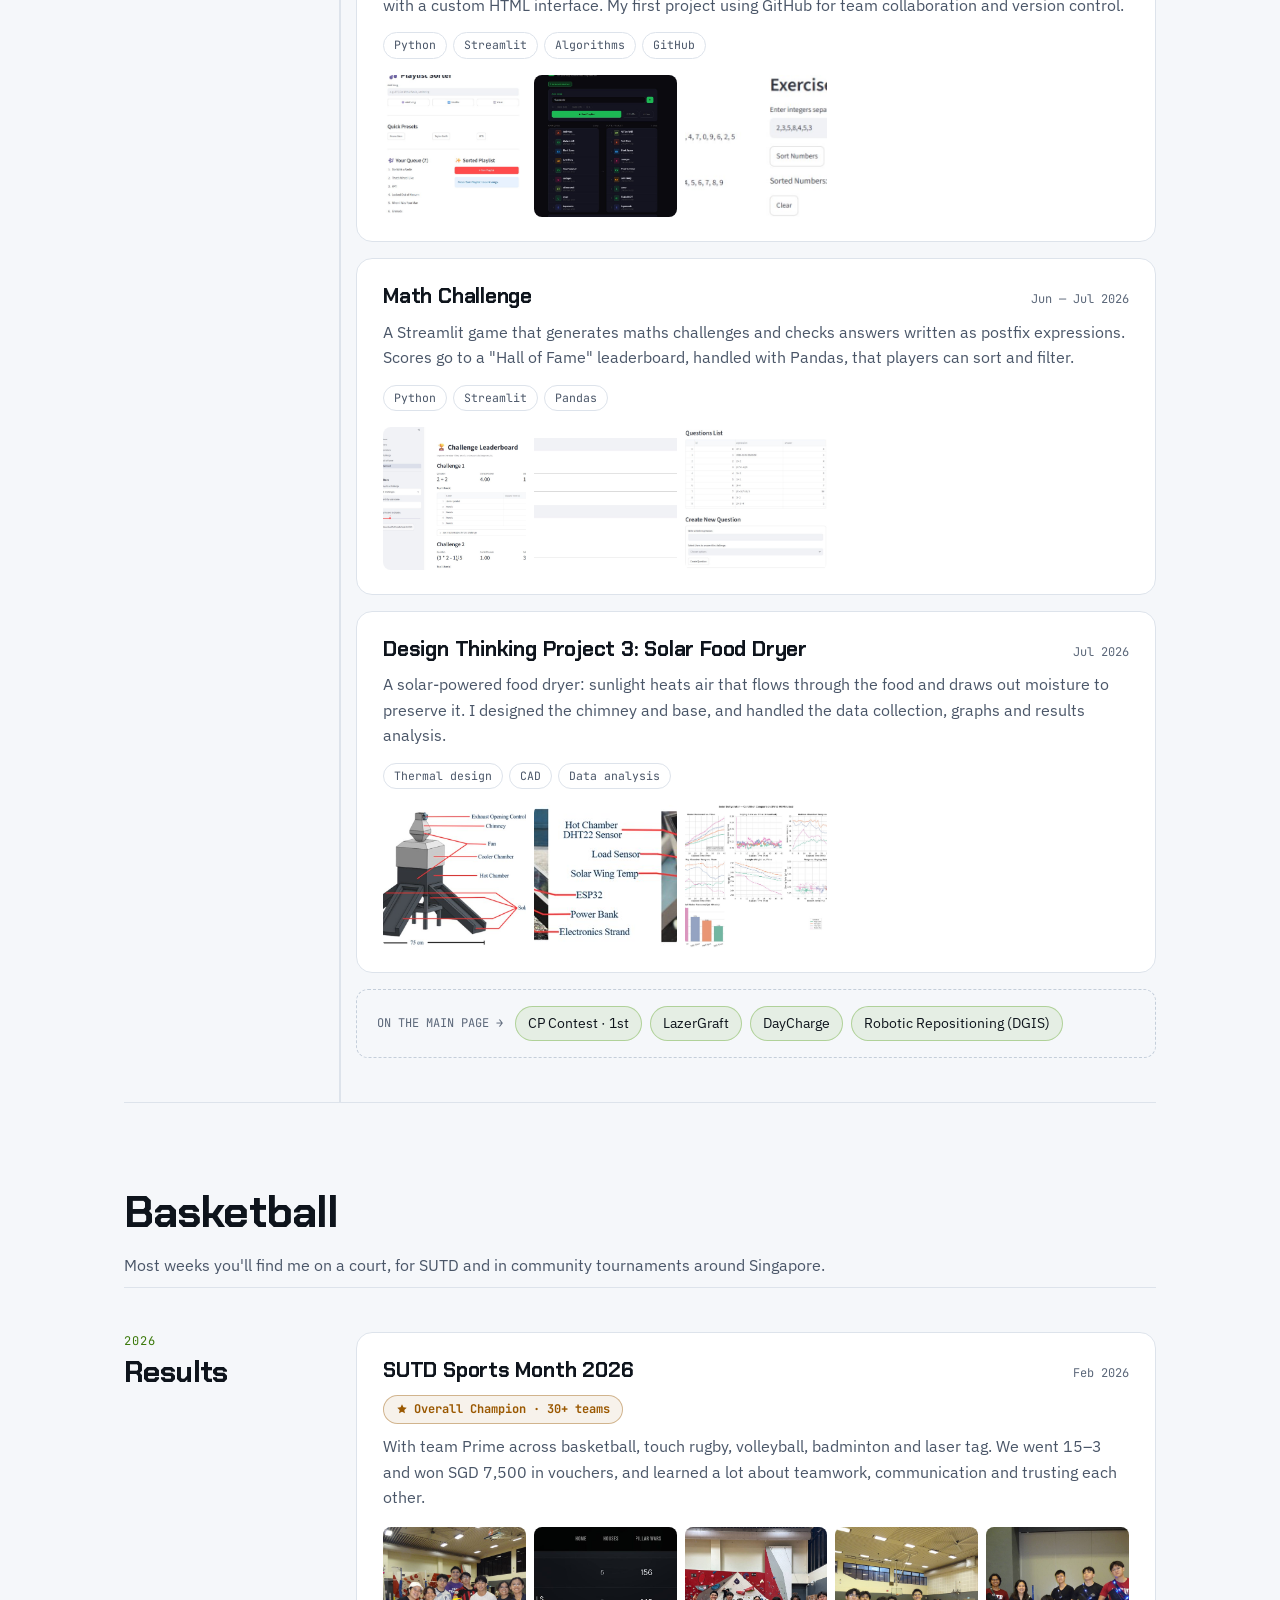
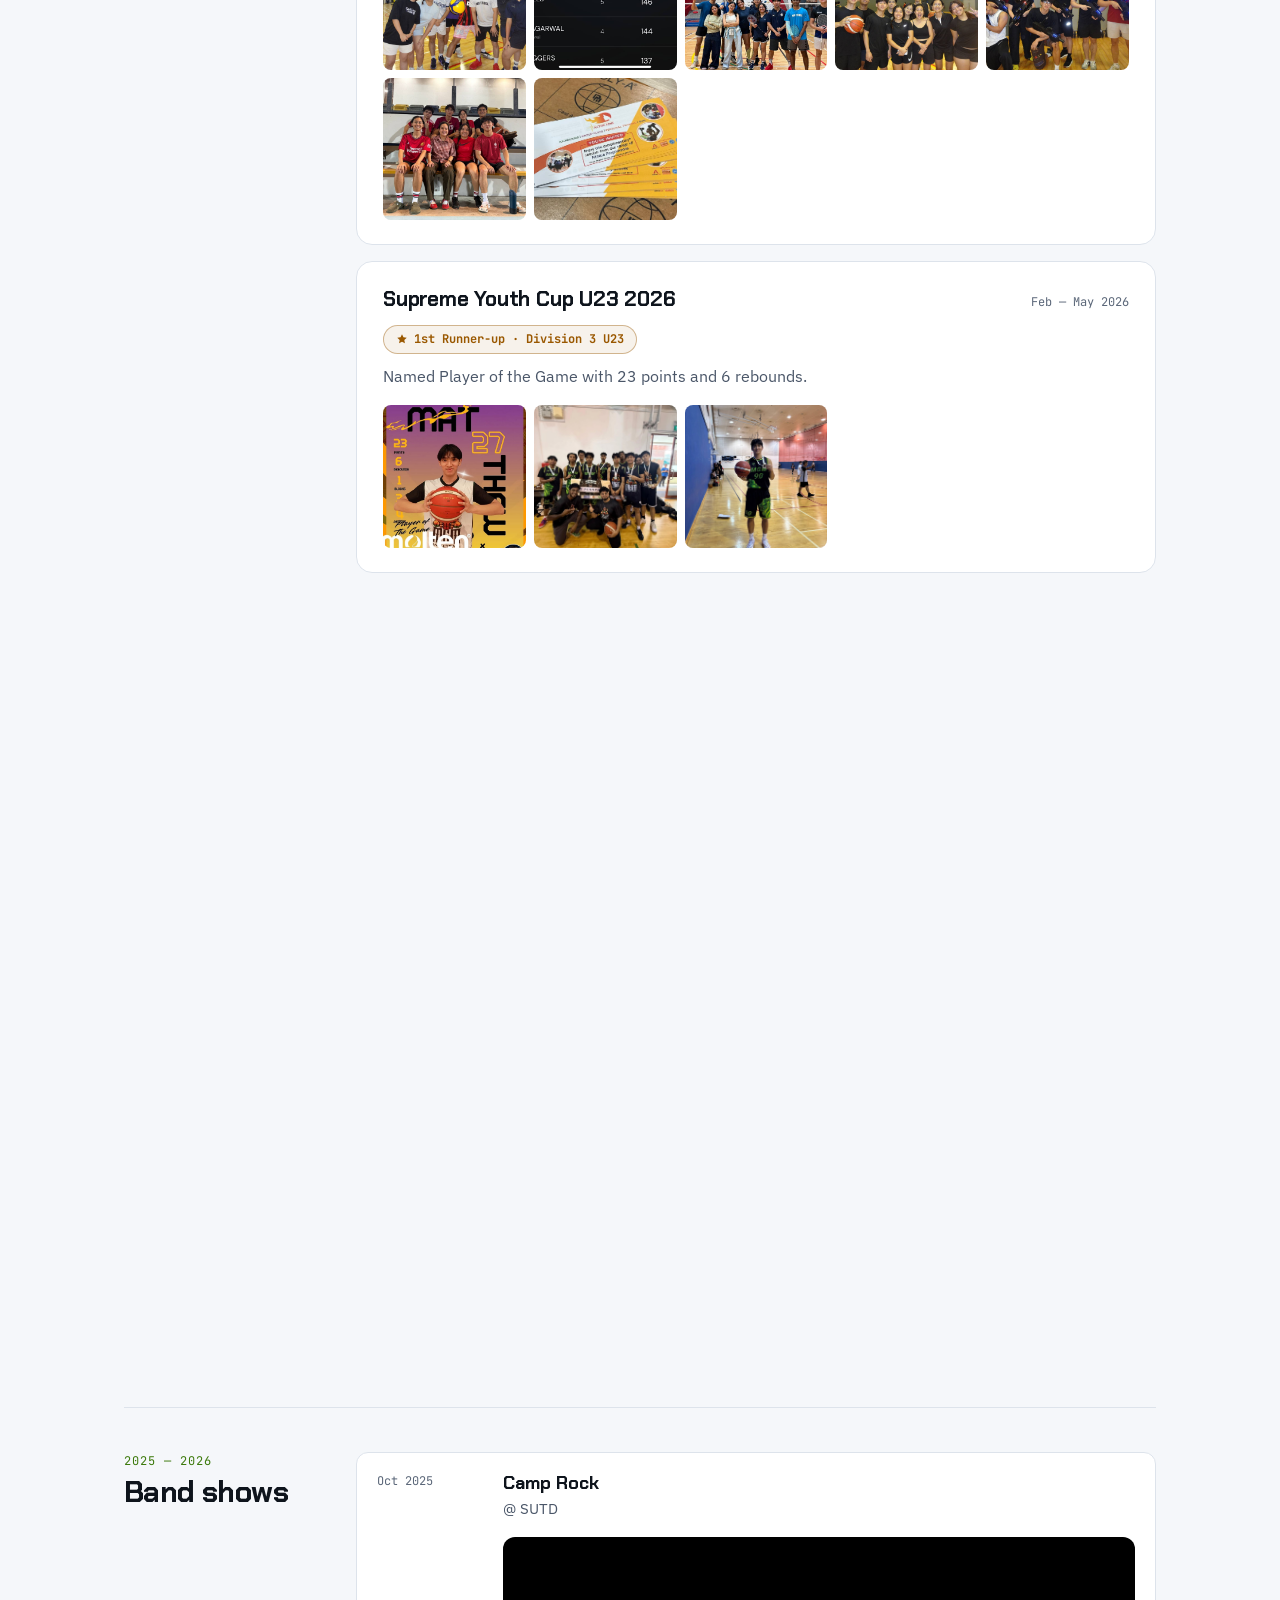
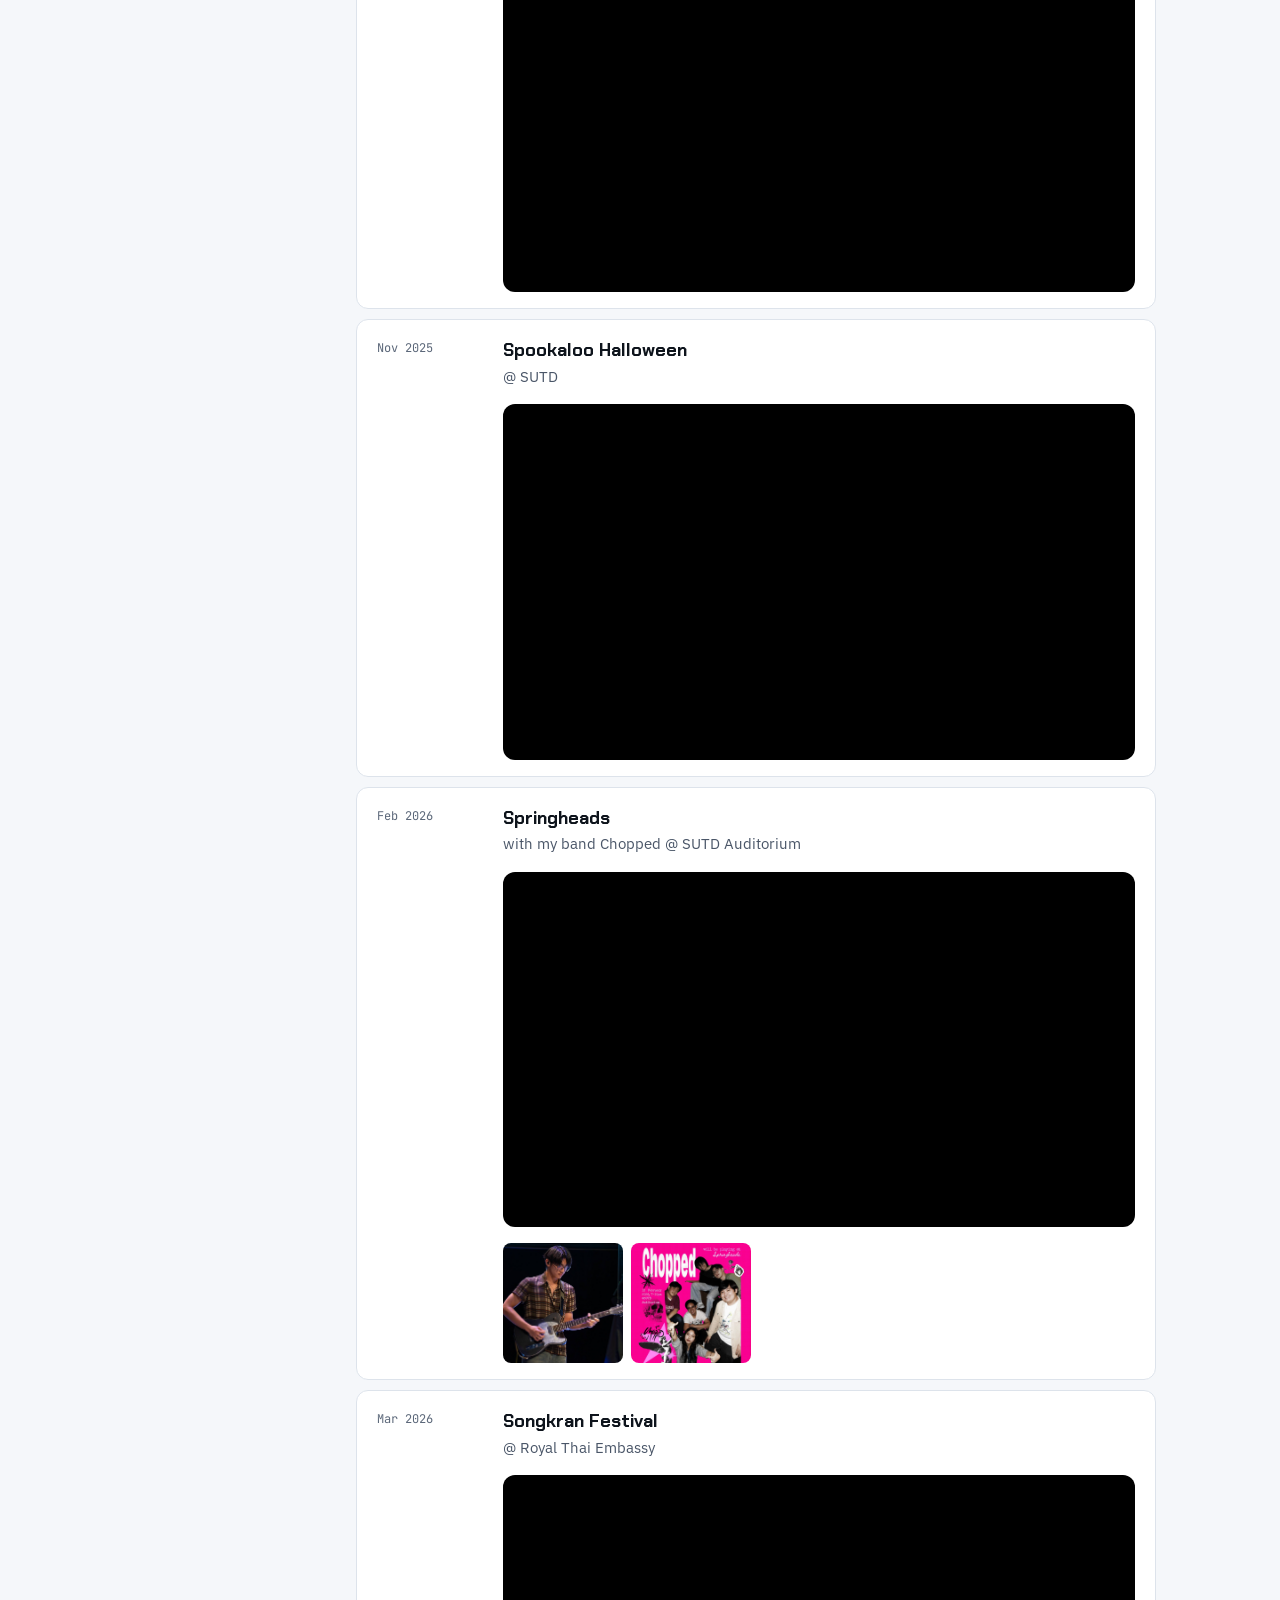
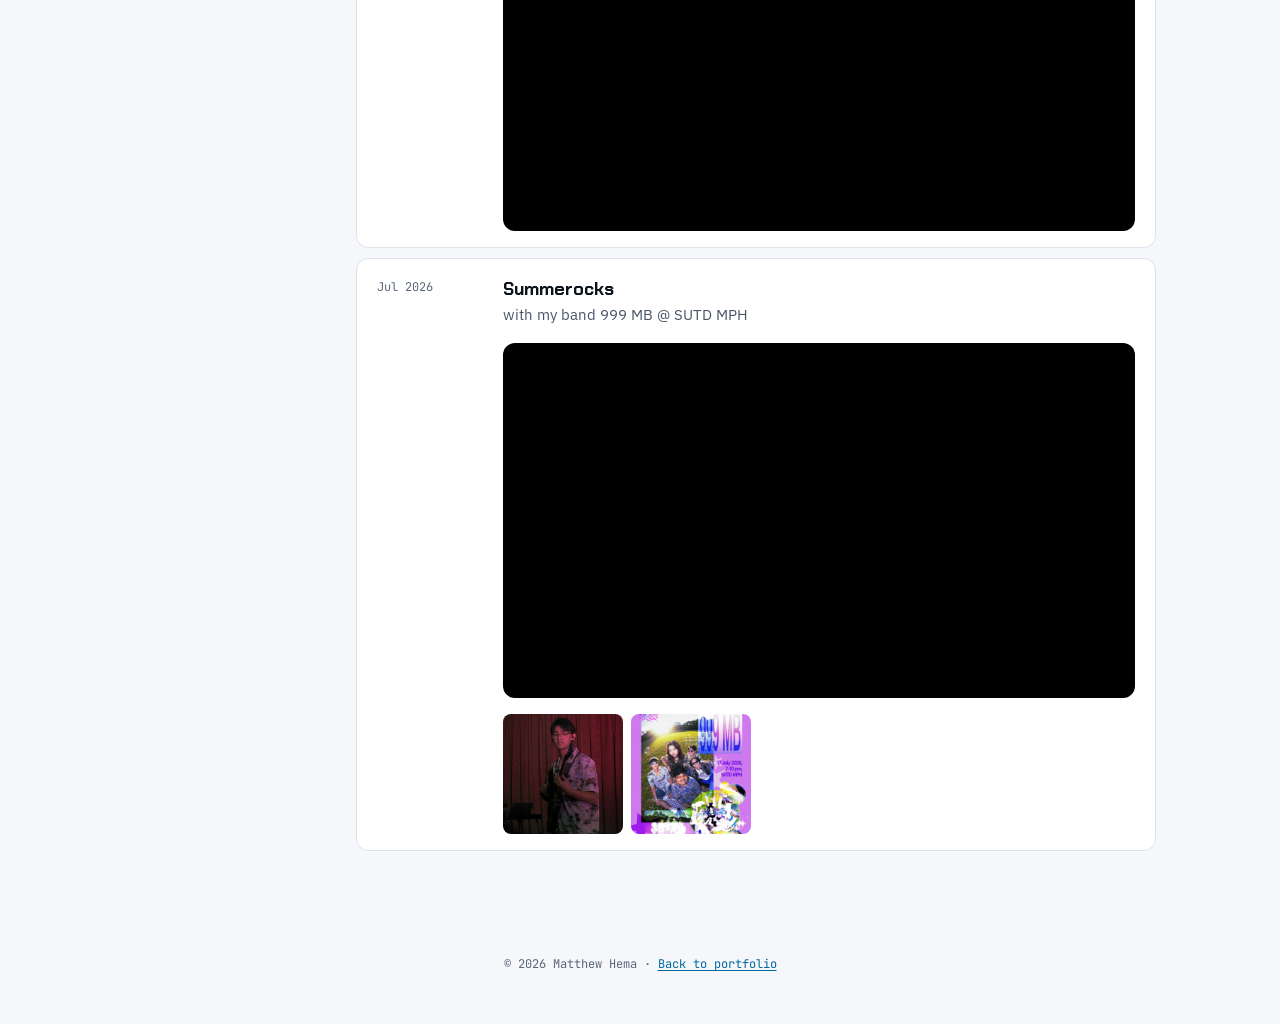
<file: journey.html>
<!DOCTYPE html>
<html lang="en">
<head>
<meta charset="UTF-8">
<meta name="viewport" content="width=device-width, initial-scale=1">
<link rel="icon" type="image/png" href="images/favicon.png">
<title>Matthew Hema — University Journey</title>
<meta name="description" content="Term by term at SUTD: class projects, competitions, basketball and music.">
<link rel="preconnect" href="https://fonts.googleapis.com">
<link rel="preconnect" href="https://fonts.gstatic.com" crossorigin>
<link href="https://fonts.googleapis.com/css2?family=Chakra+Petch:wght@500;600;700&family=IBM+Plex+Sans:wght@400;500;600&family=Space+Grotesk:wght@400;500;600;700&family=JetBrains+Mono:wght@400;500;700&display=swap" rel="stylesheet">
<style>
  :root{
    --bg:#07090D;
    --bg-2:#0D1118;
    --surface:#121823;
    --border:#232C3B;
    --border-strong:#33405A;
    --text:#E8EDF5;
    --text-soft:#9AA6B8;
    --text-faint:#7E8BA0;
    --accent:#3FD0FF;
    --warm:#FFB547;
    --lime:#B6F36A;
    --lime-soft:rgba(182,243,106,.10);
    --lime-line:rgba(182,243,106,.35);
    --pill-bg:rgba(7,9,13,.6);

    --font-head:'Chakra Petch', 'Space Grotesk', system-ui, sans-serif;
    --font-body:'IBM Plex Sans', system-ui, sans-serif;
    --r-sm:8px; --r-md:12px; --r-lg:16px; --r-xl:22px;
    --ico-star:url("data:image/svg+xml,%3Csvg xmlns='http://www.w3.org/2000/svg' viewBox='0 0 24 24'%3E%3Cpath d='M12 2.5l2.9 6.1 6.6.8-4.9 4.6 1.3 6.5L12 17.3l-5.9 3.2 1.3-6.5L2.5 9.4l6.6-.8z'/%3E%3C/svg%3E");
    --font-mono:'JetBrains Mono', ui-monospace, monospace;
  }
  :root[data-theme="light"]{
    --bg:#F5F7FA;
    --bg-2:#EDF1F6;
    --surface:#FFFFFF;
    --border:#DDE3EB;
    --border-strong:#C4CEDA;
    --text:#0E141C;
    --text-soft:#4A5668;
    --text-faint:#5B6779;
    --accent:#0369A1;
    --warm:#9A5800;
    --lime:#3B790A;
    --lime-soft:rgba(76,154,14,.09);
    --lime-line:rgba(76,154,14,.35);
    --pill-bg:rgba(255,255,255,.85);
    color-scheme:light;
  }

  *{box-sizing:border-box;}
  html{scroll-behavior:smooth;}
  body{
    margin:0;
    background:var(--bg);
    color:var(--text);
    font-family:var(--font-body);
    line-height:1.6;
    overflow-x:hidden;
  }
  img{max-width:100%; display:block;}
  a{color:inherit;}
  ::selection{background:var(--lime); color:#0B1404;}
  .wrap{max-width:1080px; margin:0 auto; padding:0 24px;}

  .glow{
    position:fixed; width:620px; height:620px; border-radius:50%;
    filter:blur(120px); z-index:-1; pointer-events:none;
  }
  .glow.a{background:var(--accent); top:-220px; right:-180px; opacity:.16;}
  .glow.b{background:var(--lime); bottom:-280px; left:-240px; opacity:.09;}
  [data-theme="light"] .glow{opacity:.1;}

  /* NAV */
  .nav{
    position:fixed; top:0; left:0; right:0; z-index:40;
    display:flex; justify-content:space-between; align-items:center;
    padding:18px 24px;
    pointer-events:none;
  }
  .nav > *{pointer-events:auto;}
  .back{
    display:inline-flex; align-items:center; gap:8px;
    font-size:14px; text-decoration:none; color:var(--text);
    padding:9px 16px; border-radius:999px;
    background:var(--pill-bg); border:1px solid var(--border-strong);
    backdrop-filter:blur(10px);
  }
  .back:hover{border-color:var(--accent);}
  .theme-toggle{
    width:40px; height:40px; border-radius:50%;
    border:1px solid var(--border-strong);
    background:var(--pill-bg); color:var(--text);
    backdrop-filter:blur(10px);
    display:grid; place-items:center; cursor:pointer;
    transition:border-color .2s, transform .3s;
  }
  .theme-toggle:hover{border-color:var(--accent); transform:rotate(-20deg);}
  .theme-toggle .sun{display:none;}
  [data-theme="light"] .theme-toggle .sun{display:block;}
  [data-theme="light"] .theme-toggle .moon{display:none;}
  html.theme-anim, html.theme-anim *{transition:background-color .35s ease, border-color .35s ease, color .35s ease !important;}

  /* HERO */
  header{padding:120px 0 40px;}
  h1{font-size:clamp(40px, 7vw, 76px); line-height:1; letter-spacing:-0.03em; margin:14px 0 16px;}
  .lede{color:var(--text-soft); max-width:58ch; margin:0;}
  .jump{display:flex; flex-wrap:wrap; gap:8px; margin-top:26px;}
  .jump a{
    font-family:var(--font-mono); font-size:12.5px; text-decoration:none;
    padding:7px 14px; border-radius:999px;
    border:1px solid var(--border-strong); color:var(--text-soft);
    transition:border-color .2s, color .2s;
  }
  .jump a:hover{border-color:var(--lime); color:var(--text);}

  /* TERM TIMELINE */
  .term{
    display:grid; grid-template-columns:200px 1fr; gap:32px;
    padding:44px 0;
    border-top:1px solid var(--border);
    scroll-margin-top:70px;
  }
  .term-label{position:sticky; top:90px; align-self:start;}
  .term-label .n{font-family:var(--font-mono); font-size:12px; color:var(--lime); letter-spacing:.08em;}
  .term-label h2{font-size:30px; margin:4px 0 2px; letter-spacing:-0.02em; line-height:1.1;}
  .term-label .when{font-family:var(--font-mono); font-size:12px; color:var(--text-faint);}
  .now{
    display:inline-flex; align-items:center; gap:6px; margin-top:10px;
    font-family:var(--font-mono); font-size:11px; font-weight:700; color:var(--lime);
    border:1px solid var(--lime-line); background:var(--lime-soft);
    padding:3px 10px; border-radius:999px;
  }
  .now::before{content:""; width:7px; height:7px; border-radius:50%; background:var(--lime); animation:pulse 1.8s infinite;}
  @keyframes pulse{50%{opacity:.3;}}

  .items{display:grid; gap:16px;}
  .item{
    border:1px solid var(--border);
    background:var(--surface);
    border-radius:var(--r-lg);
    padding:24px 26px;
    transition:border-color .3s;
  }
  .item:hover{border-color:var(--border-strong);}
  .item-top{display:flex; justify-content:space-between; align-items:baseline; gap:12px; flex-wrap:wrap;}
  .item h3{font-size:21px; margin:0; letter-spacing:-0.01em; line-height:1.25;}
  .item .date{font-family:var(--font-mono); font-size:12px; color:var(--text-faint); flex:none;}
  .item p{color:var(--text-soft); margin:10px 0 0;}
  .award{
    display:inline-flex; gap:6px; margin-top:12px;
    font-family:var(--font-mono); font-size:12px; font-weight:700;
    color:var(--warm); border:1px solid color-mix(in srgb, var(--warm) 40%, transparent);
    background:color-mix(in srgb, var(--warm) 8%, transparent);
    padding:4px 12px; border-radius:999px;
  }
  .tags{display:flex; flex-wrap:wrap; gap:6px; margin-top:14px;}
  .tag{
    font-family:var(--font-mono); font-size:11.5px; color:var(--text-soft);
    border:1px solid var(--border); padding:3px 10px; border-radius:999px;
  }
  .item-link{display:inline-block; margin-top:14px; color:var(--accent); font-weight:600; text-decoration:none;}
  .item-link:hover{text-decoration:underline;}

  /* photos: files that don't exist yet remove themselves, an empty strip hides */
  .photos{display:grid; grid-template-columns:repeat(auto-fill, minmax(120px, 1fr)); gap:8px; margin-top:16px;}
  .photos:empty{display:none;}
  .clip{width:100%; max-height:480px; margin-top:16px; border-radius:var(--r-md); background:#000;}
  .clip.yt{display:block; aspect-ratio:16/9; height:auto; border:0;}
  .photos button{
    padding:0; border:0; border-radius:var(--r-sm); overflow:hidden; cursor:zoom-in;
    aspect-ratio:1/1; background:var(--bg-2);
  }
  .photos img{width:100%; height:100%; object-fit:cover; transition:transform .4s;}
  .photos button:hover img{transform:scale(1.06);}

  /* projects that live on the main page */
  .also{
    display:flex; flex-wrap:wrap; align-items:center; gap:8px;
    padding:16px 20px; border:1px dashed var(--border-strong); border-radius:var(--r-md);
  }
  .also span{font-family:var(--font-mono); font-size:12px; color:var(--text-faint); margin-right:4px;}
  .also a{
    font-size:14px; text-decoration:none; color:var(--text);
    padding:5px 12px; border-radius:999px;
    border:1px solid var(--lime-line); background:var(--lime-soft);
    transition:border-color .2s;
  }
  .also a:hover{border-color:var(--lime);}

  /* SCROLLING TIMELINE: a line that draws itself down through the terms, lighting each one as it arrives */
  #terms{--rail:216px; position:relative;}
  .rail{position:absolute; left:var(--rail); top:0; bottom:0; width:2px; margin-left:-1px; background:var(--border); pointer-events:none;}
  .rail-fill{
    position:absolute; left:0; top:0; width:100%; height:100%;
    background:linear-gradient(180deg, var(--accent), var(--lime));
    transform-origin:top;
    transform:scaleY(0);
  }
  .rail-head{
    position:absolute; left:50%; top:0;
    width:12px; height:12px; margin:-6px 0 0 -6px;
    border-radius:50%;
    background:var(--lime);
    box-shadow:0 0 0 4px var(--lime-soft);
  }
  #terms .term{position:relative;}
  /* each term's marker on the line */
  #terms .term::before{
    content:"";
    position:absolute; left:var(--rail); top:50px; z-index:1;
    width:14px; height:14px; margin-left:-7px;
    border-radius:50%;
    background:var(--bg);
    border:2px solid var(--border-strong);
    transition:background .4s ease, border-color .4s ease, box-shadow .4s ease;
  }
  #terms .term.lit::before{background:var(--lime); border-color:var(--lime); box-shadow:0 0 0 4px var(--lime-soft);}
  /* terms the line hasn't reached yet sit back a little */
  #terms.tl-on .term .term-label{opacity:.45; transition:opacity .5s ease;}
  #terms.tl-on .term.lit .term-label{opacity:1;}
  @media (max-width:760px){
    #terms{--rail:-14px;}
    #terms .term::before{top:40px; width:10px; height:10px; margin-left:-5px;}
    .rail-head{width:10px; height:10px; margin:-5px 0 0 -5px;}
  }
  @media (prefers-reduced-motion:reduce){
    #terms .term::before, #terms.tl-on .term .term-label{transition:none;}
  }

  /* LIFE: basketball + music */
  .life-head{padding:64px 0 8px; border-top:1px solid var(--border); scroll-margin-top:40px;}
  .life-head h2{font-size:clamp(30px, 4.5vw, 44px); margin:10px 0 6px; letter-spacing:-0.02em;}
  .life-head p{color:var(--text-soft); margin:0;}
  .gigs{list-style:none; margin:0; padding:0; display:grid; gap:10px;}
  .gig{
    display:grid; grid-template-columns:110px 1fr; gap:16px; align-items:start;
    border:1px solid var(--border); background:var(--surface);
    border-radius:var(--r-md); padding:16px 20px;
  }
  .gig .date{font-family:var(--font-mono); font-size:12px; color:var(--text-faint); padding-top:3px;}
  .gig h3{font-size:18px; margin:0;}
  .gig .venue{color:var(--text-soft); font-size:14.5px;}

  footer{padding:60px 0 50px; text-align:center; color:var(--text-faint); font-family:var(--font-mono); font-size:12px;}
  footer a{color:var(--accent);}

  /* LIGHTBOX */
  .lightbox{
    position:fixed; inset:0; z-index:60;
    display:none; place-items:center;
    background:rgba(3,5,8,.88); backdrop-filter:blur(6px);
    padding:24px; cursor:zoom-out;
  }
  .lightbox.open{display:grid;}
  .lightbox img{max-width:min(1100px, 100%); max-height:88vh; border-radius:var(--r-md); object-fit:contain;}

  .reveal{opacity:0; transform:translateY(18px); transition:opacity .6s ease, transform .6s ease;}
  .reveal.in{opacity:1; transform:none;}

  @media (max-width:760px){
    .term{grid-template-columns:1fr; gap:18px; padding:34px 0;}
    .term-label{position:static;}
    .item{padding:20px;}
    .gig{grid-template-columns:1fr; gap:4px;}
  }
  @media (prefers-reduced-motion:reduce){
    .reveal{opacity:1; transform:none; transition:none;}
    .now::before{animation:none;}
  }

  /* ---- shared polish (matches index.html) ---- */
  h1, h2, h3, h4{font-family:var(--font-head); text-wrap:balance;}
  a:focus-visible, button:focus-visible, [tabindex]:focus-visible{outline:2px solid var(--accent); outline-offset:3px;}
  html{scrollbar-color:var(--border-strong) var(--bg); caret-color:var(--accent);}
  a{text-underline-offset:.2em; text-decoration-thickness:1px;}
  .award, .badge{display:inline-flex; align-items:center; gap:6px;}
  .award::before, .badge::before, .awards li::before{
    content:""; flex:none; width:12px; height:12px;
    background:currentColor;
    -webkit-mask:var(--ico-star) center / contain no-repeat; mask:var(--ico-star) center / contain no-repeat;
  }
  .awards li::before{background:var(--warm);}
</style>
<script>
  // apply the saved theme before the page paints (shared with index.html)
  (function(){
    // saved choice wins, otherwise follow the device setting
    var saved = null;
    try { saved = localStorage.getItem('theme'); } catch (e) {}
    var light = saved ? saved === 'light' : !!(window.matchMedia && window.matchMedia('(prefers-color-scheme: light)').matches);
    if (light) document.documentElement.setAttribute('data-theme', 'light');
  })();
</script>
</head>
<body>
<div class="glow a"></div>
<div class="glow b"></div>

<nav class="nav">
  <a class="back" href="index.html">← Portfolio</a>
  <button class="theme-toggle" id="themeToggle" aria-label="Switch light / dark mode">
    <svg class="moon" width="17" height="17" viewBox="0 0 24 24" fill="none" stroke="currentColor" stroke-width="2" stroke-linecap="round" stroke-linejoin="round" aria-hidden="true"><path d="M21 12.8A9 9 0 1 1 11.2 3a7 7 0 0 0 9.8 9.8z"/></svg>
    <svg class="sun" width="17" height="17" viewBox="0 0 24 24" fill="none" stroke="currentColor" stroke-width="2" stroke-linecap="round" stroke-linejoin="round" aria-hidden="true"><circle cx="12" cy="12" r="4.5"/><path d="M12 1.5v2.5M12 20v2.5M4.6 4.6l1.8 1.8M17.6 17.6l1.8 1.8M1.5 12H4M20 12h2.5M4.6 19.4l1.8-1.8M17.6 6.4l1.8-1.8"/></svg>
  </button>
</nav>

<main class="wrap">
  <header>
    <h1>University Journey</h1>
    <p class="lede">
      Term by term at SUTD: the class projects, contests and builds that didn't make the main page,
      plus the basketball and music that fill the rest of the week.
    </p>
    <nav class="jump" id="jump" aria-label="Jump to"></nav>
  </header>

  <div id="terms"></div>
  <div id="life"></div>
</main>

<footer>
  © <span id="year"></span> Matthew Hema · <a href="index.html">Back to portfolio</a>
</footer>

<div class="lightbox" id="lightbox" aria-hidden="true"><img alt=""></div>

<script>
/* =========================================================
   JOURNEY DATA — edit these lists to add / change entries.
   photos: { id, n } loads journey_imgs/<id>-1.jpg … <id>-n.jpg;
   video: '<path>.mp4' adds a playable clip; youtube: '<video id>' embeds a YouTube video;
   any file that isn't there yet is simply skipped.
   main: ids of projects shown on index.html (opens their popup).
   ========================================================= */
var TERMS = [
  {
    n: 'TERM 1', title: 'First steps', when: 'SEP — DEC 2025',
    main: [['choosi', 'Choosi']],
    items: [
      {
        title: 'Bubbacheap', date: 'Oct 2025',
        text: 'A web app for a bubble tea and chips vending machine, built with Streamlit. It handles student-ID discounts and buying several drinks and snacks in one order. I helped build the website.',
        tags: ['Python', 'Streamlit'],
        video: 'images/bbcheap.mp4'
      },
      {
        title: 'Design Thinking Project 1: Baymax Cannon', date: 'Nov 2025',
        text: 'The challenge: a cannon that launches a ball into a basket, tuned by changing the pressure and launch angle. We themed ours on Baymax, linked to our Global Humanities module on supporting incarcerated people. When it fires, it releases a mist that stands for calm and care. I kicked off the design process and worked out the physics.',
        award: 'Highest score in the class',
        tags: ['Design thinking', 'Physics', 'Prototyping'],
        link: { href: 'https://youtube.com/shorts/BaSrVfjJyis', text: 'Watch the launch ↗' },
        photos: { id: 'dtp1', n: 6 }
      },
      {
        title: 'FERWOWIE', date: 'Dec 2025',
        text: 'A toy car powered by an elastic band. Five rounds of design iterations and modelling, with plenty of problems along the way, ended in a car that looks good and actually runs.',
        tags: ['CAD', 'Iteration', 'Mechanisms'],
        youtube: 'bhcsQFeYlno',
        photos: { id: 'ferwowie', n: 1 }
      }
    ]
  },
  {
    n: 'TERM 2', title: 'Circuits & signals', when: 'JAN — APR 2026',
    main: [['edubin', 'EDUBin']],
    items: [
      {
        title: 'Capacitor & Inductor', date: 'Apr 2026',
        text: 'We designed and tuned our own capacitor and inductor, then calibrated the circuit to pick up radio signals with a software-defined radio (SDR).',
        tags: ['Electronics', 'SDR', 'Calibration'],
        photos: { id: 'capind', n: 5 }
      }
    ]
  },
  {
    n: 'TERM 3', title: 'Code & build', when: 'MAY — AUG 2026',
    main: [['cp-contest', 'CP Contest · 1st'], ['lazergraft', 'LazerGraft'], ['daycharge', 'DayCharge'], ['pressure-injury', 'Robotic Repositioning (DGIS)']],
    items: [
      {
        title: 'Song Name Sorting', date: 'Term 3',
        text: 'A Streamlit app that visualises and compares Shell Sort and an optimised Bubble Sort on song names, with a custom HTML interface. My first project using GitHub for team collaboration and version control.',
        tags: ['Python', 'Streamlit', 'Algorithms', 'GitHub'],
        photos: { id: 'songsort', n: 3 }
      },
      {
        title: 'Math Challenge', date: 'Jun — Jul 2026',
        text: 'A Streamlit game that generates maths challenges and checks answers written as postfix expressions. Scores go to a "Hall of Fame" leaderboard, handled with Pandas, that players can sort and filter.',
        tags: ['Python', 'Streamlit', 'Pandas'],
        photos: { id: 'mathchal', n: 3 }
      },
      {
        title: 'Design Thinking Project 3: Solar Food Dryer', date: 'Jul 2026',
        text: 'A solar-powered food dryer: sunlight heats air that flows through the food and draws out moisture to preserve it. I designed the chimney and base, and handled the data collection, graphs and results analysis.',
        tags: ['Thermal design', 'CAD', 'Data analysis'],
        photos: { id: 'fooddryer', n: 3 }
      }
    ]
  }
];

var BASKETBALL = [
  {
    title: 'SUTD Sports Month 2026', date: 'Feb 2026',
    award: 'Overall Champion · 30+ teams',
    text: 'With team Prime across basketball, touch rugby, volleyball, badminton and laser tag. We went 15–3 and won SGD 7,500 in vouchers, and learned a lot about teamwork, communication and trusting each other.',
    photos: { id: 'sportsmonth', n: 7 }
  },
  {
    title: 'Supreme Youth Cup U23 2026', date: 'Feb — May 2026',
    award: '1st Runner-up · Division 3 U23',
    text: 'Named Player of the Game with 23 points and 6 rebounds.',
    photos: { id: 'supreme', n: 3 }
  },
  {
    title: 'Community Championship 2026 · 3x3 Men\'s Open', date: '23 May 2026',
    award: '1st Runner-up · South East District',
    photos: { id: 'community', n: 2 }
  },
  {
    title: 'Pesta Sukan Basketball 2026', date: 'Jun — Jul 2026',
    text: 'Played 3x3 Men\'s Open with SUTD: 1–1 in qualifiers, then 3–1 in the round of 16 and 4–1 in the community championship round of 8.',
    photos: { id: 'pesta', n: 2 }
  }
];

var GIGS = [
  { title: 'Camp Rock', venue: '@ SUTD', date: 'Oct 2025', youtube: 'pef6LiztQ8w' },
  { title: 'Spookaloo Halloween', venue: '@ SUTD', date: 'Nov 2025', youtube: 'CDax3ZujyHE' },
  { title: 'Springheads', venue: 'with my band Chopped @ SUTD Auditorium', date: 'Feb 2026', youtube: 'h3Ckihk4RxQ', photos: { id: 'springheads', n: 2 } },
  { title: 'Songkran Festival', venue: '@ Royal Thai Embassy', date: 'Mar 2026', youtube: 'S6s_FNjsAAw' },
  { title: 'Summerocks', venue: 'with my band 999 MB @ SUTD MPH', date: 'Jul 2026', youtube: '8SLzasbC_Vk', photos: { id: 'summerocks', n: 2 } }
];

(function(){
  "use strict";
  var reduceMotion = window.matchMedia('(prefers-reduced-motion: reduce)').matches;
  function esc(s){ return String(s).replace(/[&<>"]/g, function(c){ return {'&':'&amp;','<':'&lt;','>':'&gt;','"':'&quot;'}[c]; }); }

  function photos(ph){
    if (!ph) return '';
    var out = '';
    for (var i = 1; i <= ph.n; i++){
      out += '<button type="button" aria-label="Open photo"><img src="journey_imgs/' + ph.id + '-' + i + '.jpg" alt="" loading="lazy" onerror="this.parentNode.remove()"></button>';
    }
    return '<div class="photos">' + out + '</div>';
  }
  function yt(id, title){
    return '<iframe class="clip yt" src="https://www.youtube-nocookie.com/embed/' + esc(id) + '?rel=0" title="' + esc(title) + ' video" ' +
      'allow="accelerometer; autoplay; clipboard-write; encrypted-media; gyroscope; picture-in-picture; web-share" referrerpolicy="strict-origin-when-cross-origin" allowfullscreen loading="lazy"></iframe>';
  }

  function item(it){
    return '<article class="item reveal">' +
      '<div class="item-top"><h3>' + esc(it.title) + '</h3><span class="date">' + esc(it.date) + '</span></div>' +
      (it.award ? '<div class="award">' + esc(it.award) + '</div>' : '') +
      (it.text ? '<p>' + esc(it.text) + '</p>' : '') +
      (it.tags ? '<div class="tags">' + it.tags.map(function(t){ return '<span class="tag">' + esc(t) + '</span>'; }).join('') + '</div>' : '') +
      (it.link ? '<a class="item-link" href="' + esc(it.link.href) + '" target="_blank" rel="noopener noreferrer">' + esc(it.link.text) + '</a>' : '') +
      (it.youtube ? yt(it.youtube, it.title) : '') +
      (it.video ? '<video class="clip" src="' + esc(it.video) + '" controls preload="metadata" playsinline></video>' : '') +
      photos(it.photos) +
    '</article>';
  }

  document.getElementById('terms').innerHTML = TERMS.map(function(t, i){
    return '<section class="term" id="term-' + (i + 1) + '">' +
      '<div class="term-label">' +
        '<div class="n">' + esc(t.n) + '</div>' +
        '<h2>' + esc(t.title) + '</h2>' +
        '<div class="when">' + esc(t.when) + '</div>' +
        (t.now ? '<div class="now">NOW</div>' : '') +
      '</div>' +
      '<div class="items">' +
        t.items.map(item).join('') +
        (t.main.length ? '<div class="also reveal"><span>ON THE MAIN PAGE →</span>' + t.main.map(function(m){
          return '<a href="index.html#open-' + esc(m[0]) + '">' + esc(m[1]) + '</a>';
        }).join('') + '</div>' : '') +
      '</div>' +
    '</section>';
  }).join('');

  document.getElementById('life').innerHTML =
    '<div class="life-head reveal" id="basketball">' +
      '<h2>Basketball</h2>' +
      '<p>Most weeks you\'ll find me on a court, for SUTD and in community tournaments around Singapore.</p>' +
    '</div>' +
    '<section class="term"><div class="term-label"><div class="n">2026</div><h2>Results</h2></div>' +
      '<div class="items">' + BASKETBALL.map(item).join('') + '</div></section>' +
    '<div class="life-head reveal" id="music">' +
      '<h2>Music</h2>' +
      '<p>I play guitar in band performances at SUTD and beyond.</p>' +
    '</div>' +
    '<section class="term"><div class="term-label"><div class="n">2025 — 2026</div><h2>Band shows</h2></div>' +
      '<ul class="gigs">' + GIGS.map(function(g){
        return '<li class="gig reveal"><div class="date">' + esc(g.date) + '</div><div>' +
          '<h3>' + esc(g.title) + '</h3><div class="venue">' + esc(g.venue) + '</div>' + (g.youtube ? yt(g.youtube, g.title) : '') + photos(g.photos) +
        '</div></li>';
      }).join('') + '</ul></section>';

  var jumps = TERMS.map(function(t, i){ return ['#term-' + (i + 1), t.n.charAt(0) + t.n.slice(1).toLowerCase()]; })
    .concat([['#basketball', 'Basketball'], ['#music', 'Music']]);
  document.getElementById('jump').innerHTML = jumps.map(function(j){ return '<a href="' + j[0] + '">' + j[1] + '</a>'; }).join('');
  document.getElementById('year').textContent = new Date().getFullYear();

  /* ---- Scrolling timeline ---- */
  var DRAW_LINE = 0.6;   // the line's tip sits this far down the screen (0 = top, 1 = bottom)
  var termsEl = document.getElementById('terms');
  var termEls = termsEl.querySelectorAll('.term');
  var rail = document.createElement('div');
  rail.className = 'rail';
  rail.setAttribute('aria-hidden', 'true');
  rail.innerHTML = '<div class="rail-fill"></div><div class="rail-head"></div>';
  termsEl.insertBefore(rail, termsEl.firstChild);
  termsEl.classList.add('tl-on');
  var railFill = rail.querySelector('.rail-fill');
  var railHead = rail.querySelector('.rail-head');

  var railQueued = false;
  function updateRail(){
    railQueued = false;
    var box = termsEl.getBoundingClientRect();
    var tip = window.innerHeight * DRAW_LINE - box.top;
    var drawn = Math.max(0, Math.min(box.height, tip));
    railFill.style.transform = 'scaleY(' + (box.height ? drawn / box.height : 0) + ')';
    railHead.style.transform = 'translateY(' + drawn + 'px)';
    termEls.forEach(function(term){
      term.classList.toggle('lit', term.getBoundingClientRect().top - box.top + 50 <= drawn);
    });
  }
  function queueRail(){
    if (!railQueued){ railQueued = true; requestAnimationFrame(updateRail); }
  }
  window.addEventListener('scroll', queueRail, { passive:true });
  window.addEventListener('resize', queueRail);
  // Photos loading in change the page's height
  if ('ResizeObserver' in window) new ResizeObserver(queueRail).observe(termsEl);
  updateRail();

  /* ---- Lightbox ---- */
  var lb = document.getElementById('lightbox');
  var lbImg = lb.querySelector('img');
  document.addEventListener('click', function(e){
    var b = e.target.closest('.photos button');
    if (b){
      lbImg.src = b.querySelector('img').src;
      lb.classList.add('open'); lb.setAttribute('aria-hidden', 'false');
      return;
    }
    if (lb.classList.contains('open') && e.target.closest('#lightbox')){
      lb.classList.remove('open'); lb.setAttribute('aria-hidden', 'true');
    }
  });
  document.addEventListener('keydown', function(e){
    if (e.key === 'Escape') lb.classList.remove('open');
  });

  /* ---- Light / dark toggle (same saved setting as index.html) ---- */
  document.getElementById('themeToggle').addEventListener('click', function(){
    var root = document.documentElement;
    var light = root.getAttribute('data-theme') !== 'light';
    if (!reduceMotion){
      root.classList.add('theme-anim');
      setTimeout(function(){ root.classList.remove('theme-anim'); }, 400);
    }
    if (light) root.setAttribute('data-theme', 'light'); else root.removeAttribute('data-theme');
    try { localStorage.setItem('theme', light ? 'light' : 'dark'); } catch (e) {}
  });

  /* ---- Reveal on scroll ---- */
  var revealEls = document.querySelectorAll('.reveal');
  if (reduceMotion || !('IntersectionObserver' in window)){
    revealEls.forEach(function(el){ el.classList.add('in'); });
  } else {
    var io = new IntersectionObserver(function(entries){
      entries.forEach(function(en){ if (en.isIntersecting){ en.target.classList.add('in'); io.unobserve(en.target); } });
    }, { threshold: 0.12 });
    revealEls.forEach(function(el){ io.observe(el); });
  }
})();
</script>
</body>
</html>
</file>
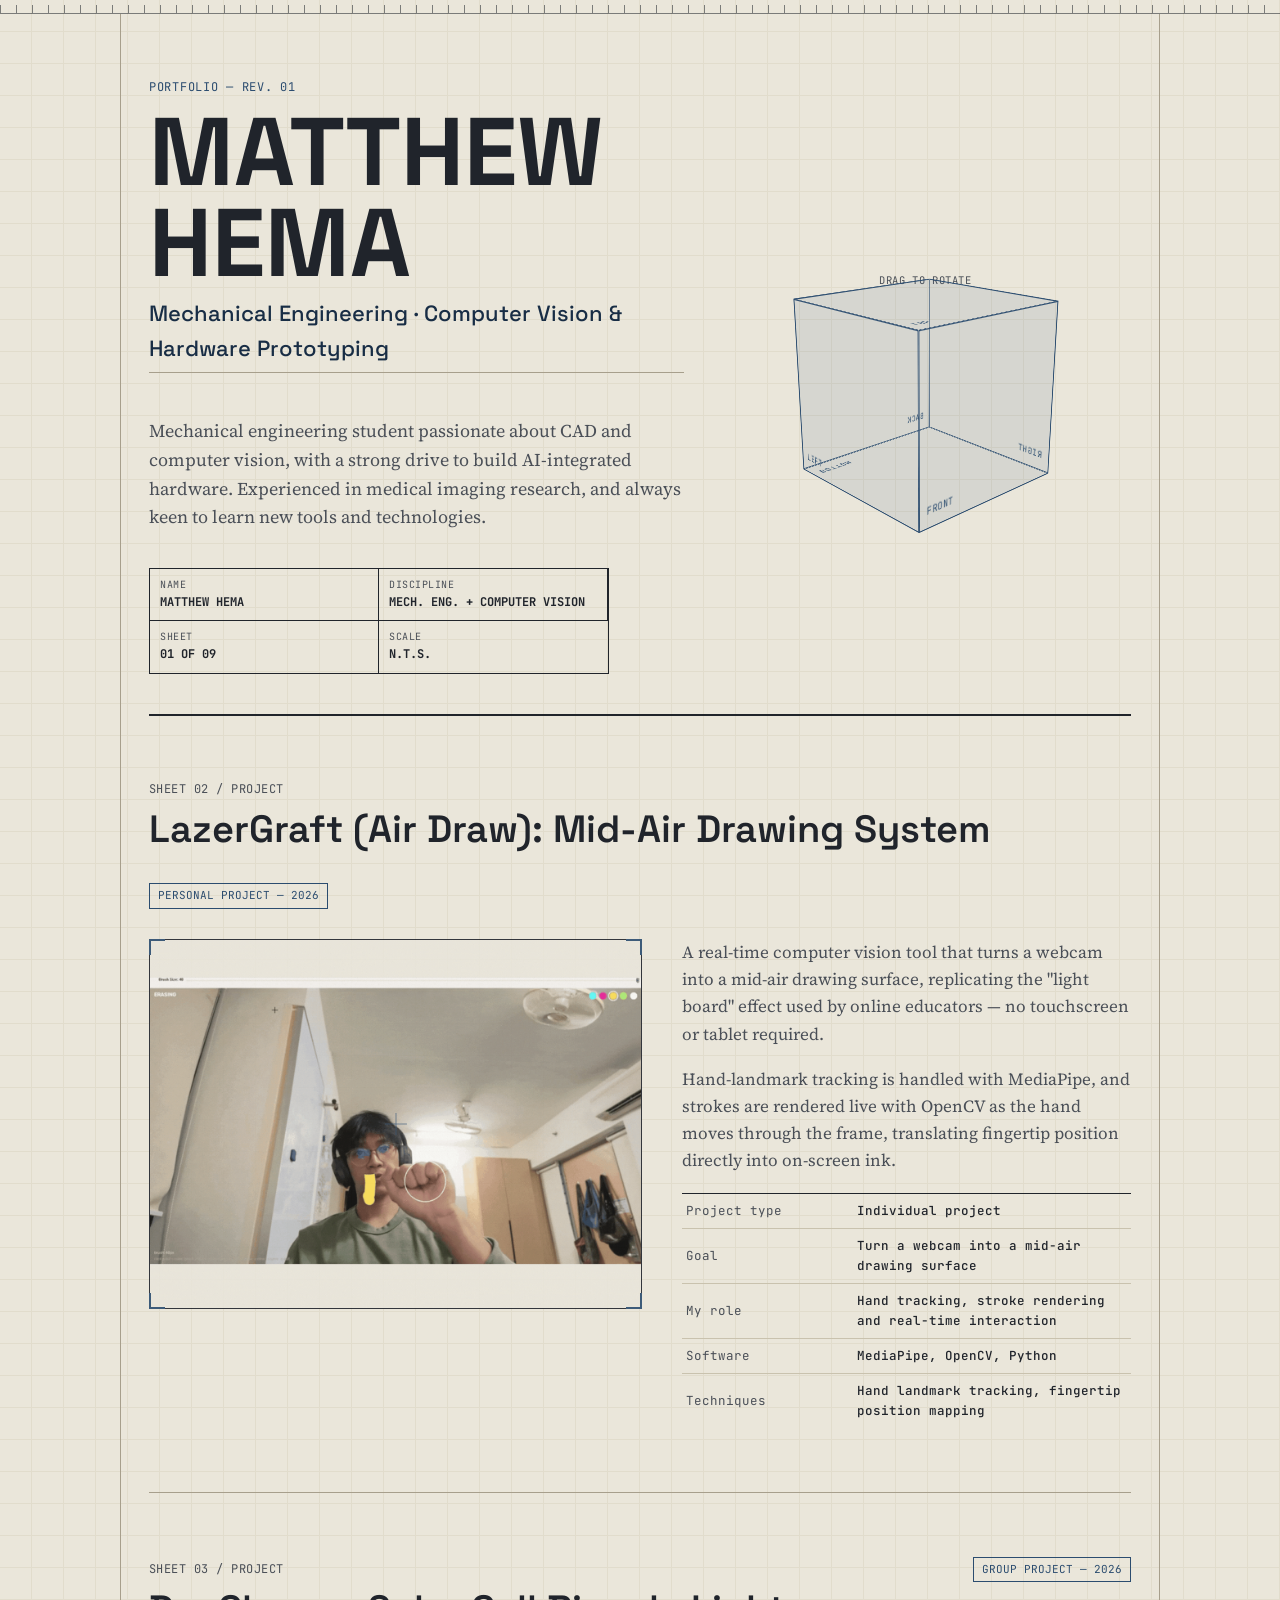
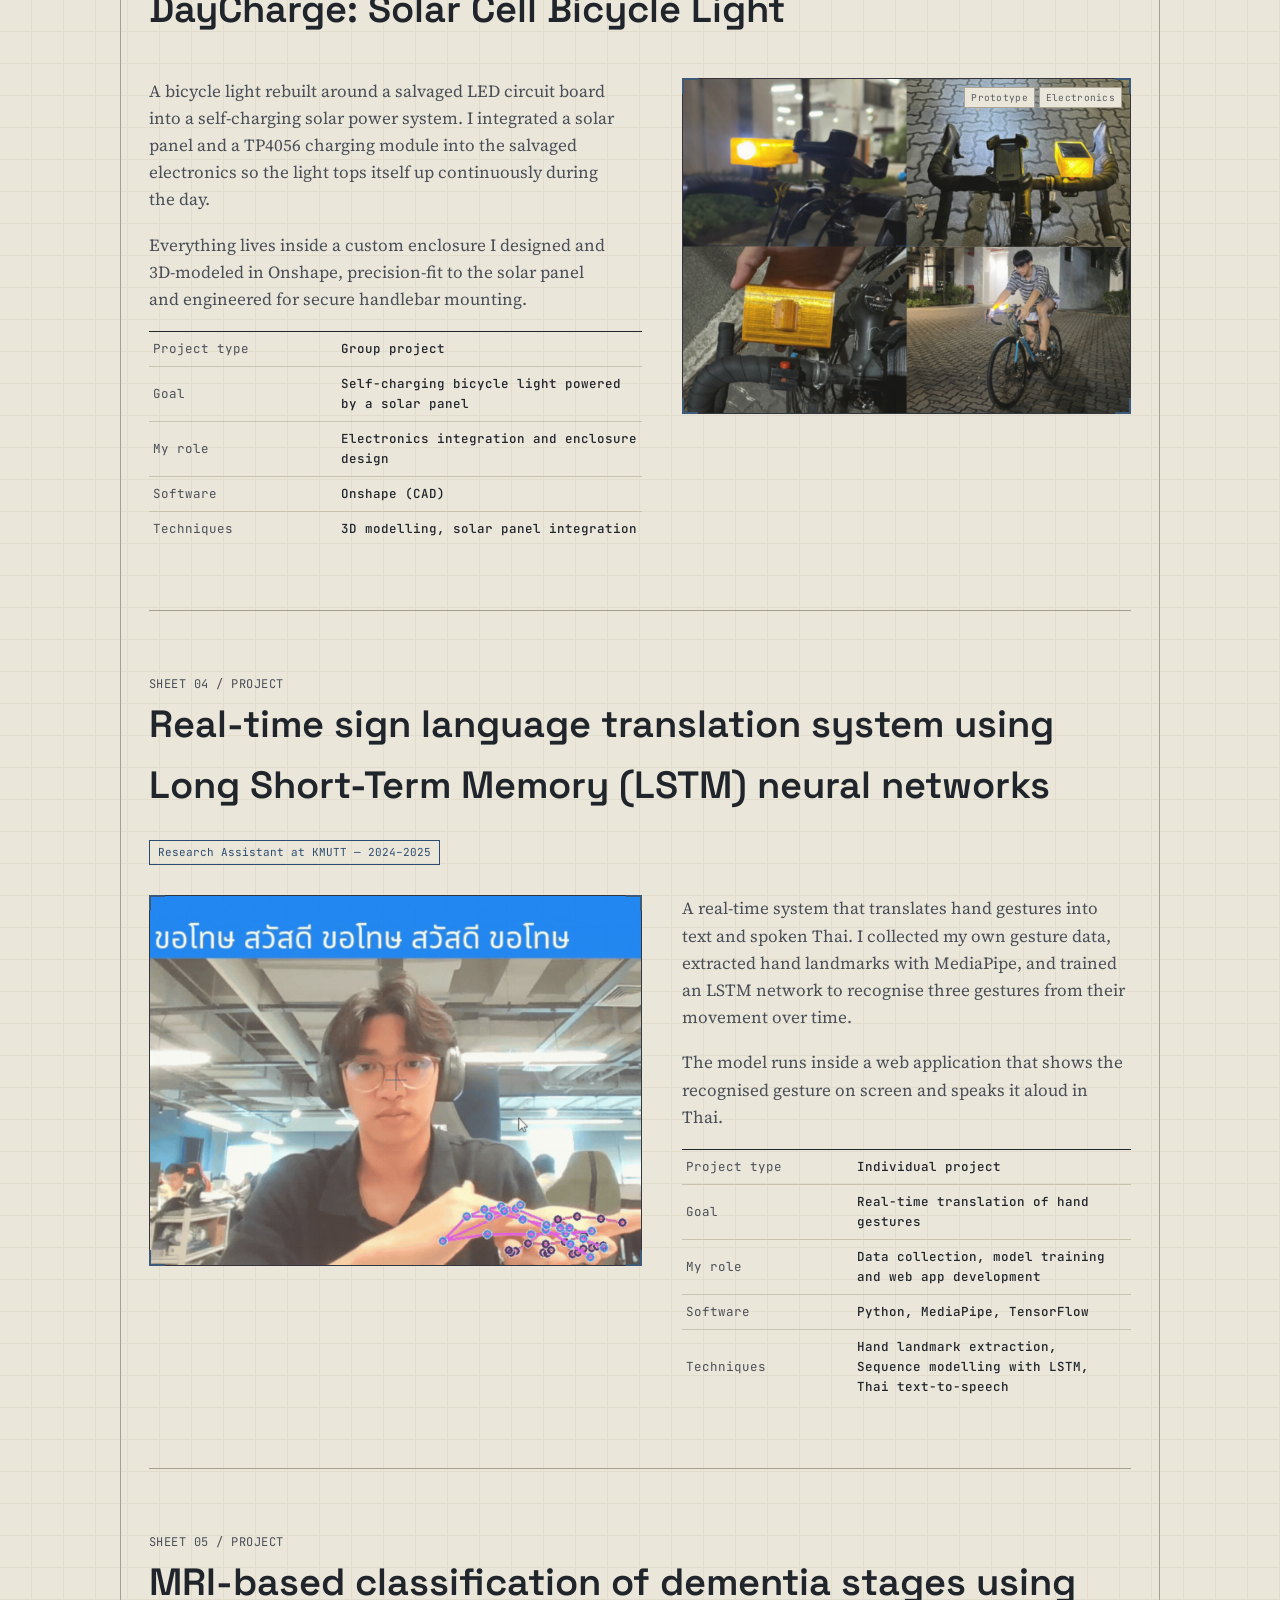
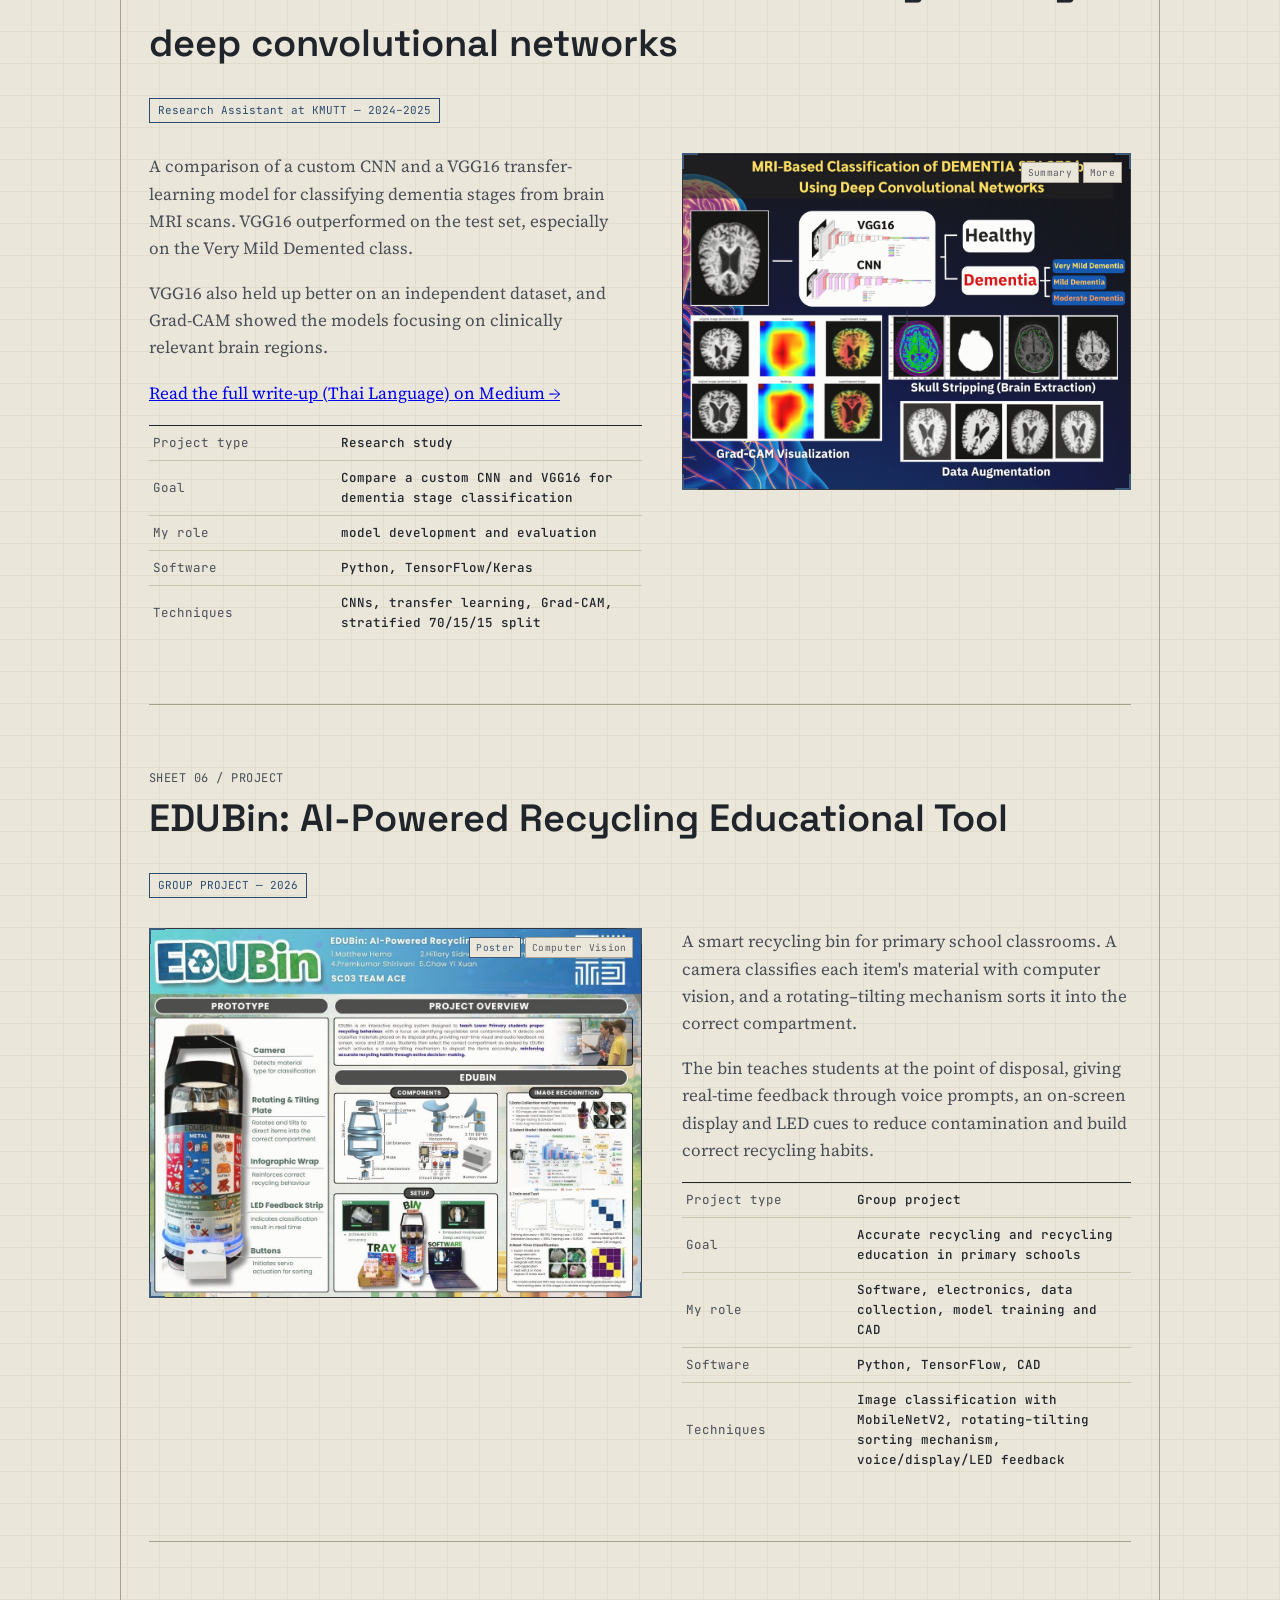
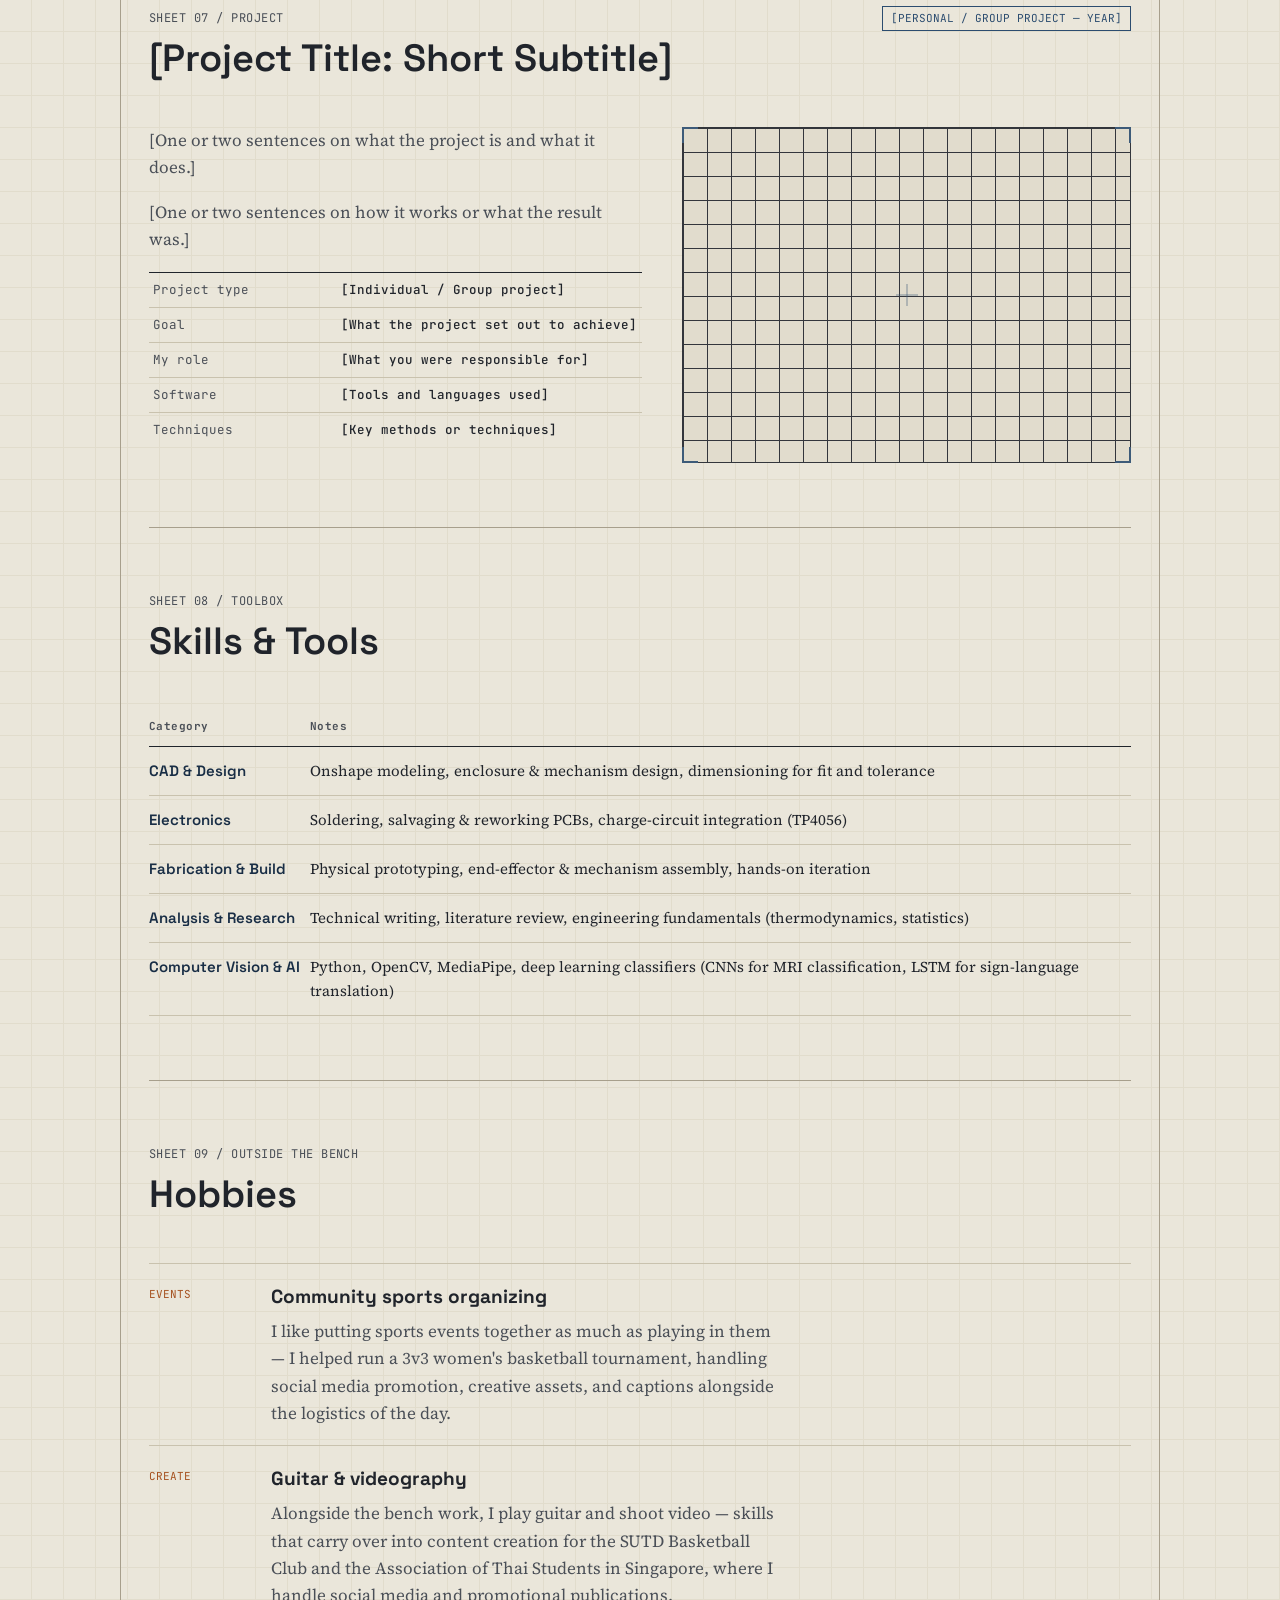
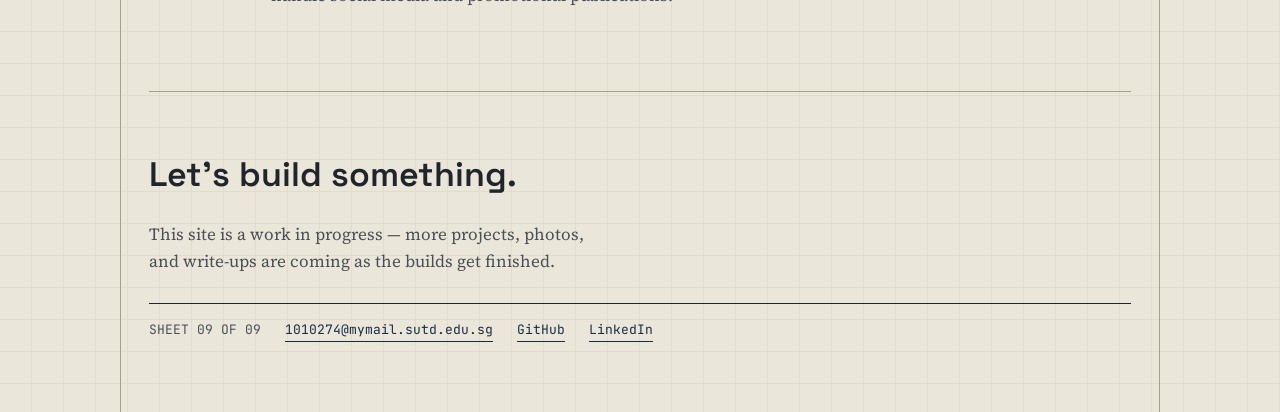
<file: Matthew Hema — Portfolio.html>
<!DOCTYPE html>
<html lang="en">
<head>
<meta charset="UTF-8">
<meta name="viewport" content="width=device-width, initial-scale=1">
<title>Matthew Hema — Mechanical Engineering &amp; Computer Vision Portfolio</title>
<link rel="preconnect" href="https://fonts.googleapis.com">
<link rel="preconnect" href="https://fonts.gstatic.com" crossorigin>
<link href="https://fonts.googleapis.com/css2?family=Space+Grotesk:wght@400;500;600;700&family=Source+Serif+4:opsz,wght@8..60,400;8..60,500;8..60,600&family=JetBrains+Mono:wght@400;500;700&display=swap" rel="stylesheet">
<style>
  :root{
    --paper:#EAE6DA;
    --paper-alt:#E1DCCC;
    --ink:#20242B;
    --ink-soft:#4A4F57;
    --blue:#2B4C6F;
    --blue-deep:#182D45;
    --line:#A79F8C;
    --line-soft:#C9C2AE;
    --rust:#A5511F;

    --font-head:'Space Grotesk', 'Arial Narrow', sans-serif;
    --font-body:'Source Serif 4', Georgia, serif;
    --font-mono:'JetBrains Mono', 'Courier New', monospace;
  }

  *{box-sizing:border-box;}
  html{scroll-behavior:smooth;}
  body{
    margin:0;
    background:var(--paper);
    color:var(--ink);
    font-family:var(--font-body);
    font-size:17px;
    line-height:1.6;
  }

  /* subtle graph-paper texture */
  body{
    background-image:
      linear-gradient(var(--paper-alt) 1px, transparent 1px),
      linear-gradient(90deg, var(--paper-alt) 1px, transparent 1px);
    background-size: 32px 32px;
    background-position: -1px -1px;
  }

  /* ruler strip along the very top of the page */
  .ruler{
    height:14px;
    background-image: repeating-linear-gradient(90deg,
      var(--ink) 0, var(--ink) 1px,
      transparent 1px, transparent 16px);
    background-position:0 100%;
    background-repeat:repeat-x;
    background-size:16px 8px;
    border-bottom:1px solid var(--ink);
    opacity:0.55;
  }

  .sheet-frame{
    max-width:1040px;
    margin:0 auto;
    padding:0 28px;
    border-left:1px solid var(--line);
    border-right:1px solid var(--line);
  }

  header.hero{
    padding:64px 0 40px;
    border-bottom:2px solid var(--ink);
  }

  .eyebrow{
    font-family:var(--font-mono);
    font-size:12px;
    letter-spacing:0.06em;
    color:var(--blue);
  }

  h1.name{
    font-family:var(--font-head);
    font-weight:700;
    font-size:clamp(48px, 9vw, 96px);
    line-height:0.95;
    margin:10px 0 6px;
    color:var(--ink);
  }

  .role-line{
    font-family:var(--font-head);
    font-weight:500;
    font-size:clamp(16px,2.4vw,22px);
    color:var(--blue-deep);
    margin:0 0 26px;
    border-bottom:1px solid var(--line);
    display:inline-block;
    padding-bottom:6px;
  }

  .hero-bio{
    max-width:60ch;
    color:var(--ink-soft);
    font-size:18px;
  }

  /* HERO LAYOUT + 3D MODEL */
  .hero-grid{
    display:grid;
    grid-template-columns: 1.3fr 1fr;
    gap:36px;
    align-items:center;
  }
  .hero-model{
    display:flex;
    flex-direction:column;
    align-items:center;
    gap:10px;
    user-select:none;
  }
  .model-hint{
    font-family:var(--font-mono);
    font-size:10.5px;
    letter-spacing:0.06em;
    color:var(--ink-soft);
  }
  .scene{
    width:180px;
    height:180px;
    perspective:700px;
    cursor:grab;
    touch-action:none;
  }
  .scene.dragging{cursor:grabbing;}
  .cube{
    position:relative;
    width:100%;
    height:100%;
    transform-style:preserve-3d;
  }
  .cube .face{
    position:absolute;
    width:180px;
    height:180px;
    left:0; top:0;
    border:1.5px solid var(--blue);
    background:rgba(43,76,111,0.05);
    box-sizing:border-box;
    display:flex;
    align-items:flex-end;
    justify-content:flex-start;
    padding:8px;
    font-family:var(--font-mono);
    font-size:10px;
    letter-spacing:0.05em;
    color:var(--blue);
  }
  .cube .face::before{ content: attr(data-face); }
  .cube .front{ transform:translateZ(90px); }
  .cube .back{ transform:translateZ(-90px) rotateY(180deg); }
  .cube .right{ transform:rotateY(90deg) translateZ(90px); }
  .cube .left{ transform:rotateY(-90deg) translateZ(90px); }
  .cube .top{ transform:rotateX(90deg) translateZ(90px); }
  .cube .bottom{ transform:rotateX(-90deg) translateZ(90px); }

  /* SHEET INDEX NAV */
  .sheet-index{
    position:fixed;
    left:22px;
    top:50%;
    transform:translateY(-50%);
    display:flex;
    flex-direction:column;
    gap:16px;
    z-index:30;
  }
  .sheet-index a{
    display:flex;
    align-items:baseline;
    gap:8px;
    text-decoration:none;
    font-family:var(--font-mono);
    font-size:11px;
    color:var(--line);
    border-left:2px solid transparent;
    padding-left:8px;
  }
  .sheet-index a .idx-label{
    color:var(--ink-soft);
    opacity:0;
    max-width:0;
    overflow:hidden;
    white-space:nowrap;
    transition:opacity .15s ease, max-width .2s ease;
  }
  .sheet-index a:hover .idx-label{ opacity:1; max-width:140px; }
  .sheet-index a.active{ border-left-color:var(--blue); }
  .sheet-index a.active .idx-num{ color:var(--blue); font-weight:700; }
  @media (max-width:1320px){ .sheet-index{ display:none; } }

  /* VIEW TABS on viewports */
  .view-tabs{
    position:absolute;
    top:8px; right:8px;
    display:flex;
    gap:4px;
    z-index:2;
  }
  .view-tab{
    background:var(--paper);
    border:1px solid var(--line);
    color:var(--ink-soft);
    font-family:var(--font-mono);
    font-size:9.5px;
    letter-spacing:0.03em;
    padding:3px 6px;
    cursor:pointer;
  }
  .view-tab.active{
    border-color:var(--blue);
    color:var(--blue);
  }

  .titleblock{
    margin-top:36px;
    border:1px solid var(--ink);
    display:grid;
    grid-template-columns:1fr 1fr;
    max-width:460px;
    font-family:var(--font-mono);
    font-size:12px;
  }
  .titleblock .cell{
    border-right:1px solid var(--ink);
    border-bottom:1px solid var(--ink);
    padding:8px 10px;
  }
  .titleblock .cell:last-child{border-right:none;}
  .titleblock .cell.wide{grid-column:1 / -1; border-right:none;}
  .titleblock .cell:nth-last-child(-n+2){border-bottom:none;}
  .titleblock .label{color:var(--ink-soft); display:block; font-size:10px; letter-spacing:0.05em;}
  .titleblock .value{color:var(--ink); font-weight:700;}

  /* PROJECT SHEETS */
  section.sheet{
    padding:64px 0;
    border-bottom:1px solid var(--line);
  }

  .sheet-head{
    display:flex;
    justify-content:space-between;
    align-items:baseline;
    margin-bottom:30px;
    gap:16px;
    flex-wrap:wrap;
  }
  .sheet-num{
    font-family:var(--font-mono);
    font-size:12px;
    color:var(--ink-soft);
    letter-spacing:0.04em;
  }
  .sheet-status{
    font-family:var(--font-mono);
    font-size:11px;
    color:var(--blue);
    border:1px solid var(--blue);
    padding:3px 8px;
  }

  h2.sheet-title{
    font-family:var(--font-head);
    font-weight:600;
    font-size:clamp(26px,4vw,38px);
    margin:0 0 8px;
  }

  .project-grid{
    display:grid;
    grid-template-columns: 1.1fr 1fr;
    gap:40px;
    align-items:start;
  }
  .project-grid.reverse .viewport{order:2;}
  .project-grid.reverse .project-text{order:1;}

  .viewport{
    position:relative;
    border:1.5px solid var(--ink);
    aspect-ratio:4/3;
    background:
      linear-gradient(var(--ink) 1px, transparent 1px) 0 0/100% 24px,
      linear-gradient(90deg, var(--ink) 1px, transparent 1px) 0 0/24px 100%;
    background-color:var(--paper-alt);
    opacity:0.9;
  }
  .viewport::before, .viewport::after{
    content:"";
    position:absolute;
    width:100%; height:100%;
    top:0; left:0;
  }
  .corner{
    position:absolute;
    width:16px; height:16px;
    border:2px solid var(--blue);
  }
  .corner.tl{top:-1px; left:-1px; border-right:none; border-bottom:none;}
  .corner.tr{top:-1px; right:-1px; border-left:none; border-bottom:none;}
  .corner.bl{bottom:-1px; left:-1px; border-right:none; border-top:none;}
  .corner.br{bottom:-1px; right:-1px; border-left:none; border-top:none;}
  .crosshair-v, .crosshair-h{
    position:absolute;
    background:var(--blue);
    opacity:0.6;
  }
  .crosshair-v{ width:1px; height:22px; left:50%; top:50%; transform:translate(-50%,-50%);}
  .crosshair-h{ height:1px; width:22px; left:50%; top:50%; transform:translate(-50%,-50%);}
  .viewport img.project-img{
    position:absolute;
    inset:0;
    width:100%;
    height:100%;
    object-fit:cover;
    display:none;
  }
  .viewport img.project-img.active{
    display:block;
  }
  
  .viewport-label{
    position:absolute;
    bottom:10px; left:12px;
    font-family:var(--font-mono);
    font-size:10.5px;
    letter-spacing:0.04em;
    color:var(--ink-soft);
  }

  .project-text p{
    color:var(--ink-soft);
    margin:0 0 18px;
    max-width:52ch;
  }

  .spec-table{
    width:100%;
    border-collapse:collapse;
    font-family:var(--font-mono);
    font-size:12.5px;
    margin-top:10px;
  }
  .spec-table tr{border-top:1px solid var(--line-soft);}
  .spec-table tr:first-child{border-top:1px solid var(--ink);}
  .spec-table td{padding:7px 4px;}
  .spec-table td:first-child{color:var(--ink-soft); width:38%;}
  .spec-table td:last-child{color:var(--ink); font-weight:500;}

  /* SKILLS SHEET */
  .skills-table{
    width:100%;
    border-collapse:collapse;
  }
  .skills-table th{
    text-align:left;
    font-family:var(--font-mono);
    font-size:11px;
    letter-spacing:0.04em;
    color:var(--ink-soft);
    border-bottom:1.5px solid var(--ink);
    padding:8px 10px 10px 0;
  }
  .skills-table td{
    padding:12px 10px 12px 0;
    border-bottom:1px solid var(--line-soft);
    vertical-align:top;
    font-size:15px;
  }
  .skills-table td.cat{
    font-family:var(--font-head);
    font-weight:600;
    color:var(--blue-deep);
    white-space:nowrap;
  }

  /* HOBBIES SHEET */
  .hobby-block{
    display:grid;
    grid-template-columns: 100px 1fr;
    gap:22px;
    align-items:start;
    padding:18px 0;
    border-top:1px solid var(--line-soft);
  }
  .hobby-block:first-of-type{border-top:1px solid var(--ink);}
  .hobby-tag{
    font-family:var(--font-mono);
    font-size:11px;
    color:var(--rust);
    padding-top:4px;
  }
  .hobby-block h3{
    font-family:var(--font-head);
    font-size:19px;
    margin:0 0 6px;
  }
  .hobby-block p{
    color:var(--ink-soft);
    margin:0;
    max-width:56ch;
  }

  footer{
    padding:56px 0 70px;
  }
  footer .foot-title{
    font-family:var(--font-head);
    font-weight:600;
    font-size:clamp(24px,4vw,34px);
    margin:0 0 18px;
  }
  footer .foot-line{
    color:var(--ink-soft);
    max-width:50ch;
    margin-bottom:28px;
  }
  .contact-row{
    font-family:var(--font-mono);
    font-size:13px;
    display:flex;
    gap:24px;
    flex-wrap:wrap;
    border-top:1px solid var(--ink);
    padding-top:16px;
  }
  .contact-row span{color:var(--ink-soft);}
  .contact-row a{color:var(--blue-deep); text-decoration:none; border-bottom:1px solid var(--blue-deep);}

  @media (max-width:720px){
    .project-grid, .project-grid.reverse{grid-template-columns:1fr;}
    .project-grid.reverse .viewport{order:1;}
    .project-grid.reverse .project-text{order:2;}
    .hobby-block{grid-template-columns:70px 1fr;}
    .titleblock{max-width:100%;}
    .hero-grid{grid-template-columns:1fr;}
    .hero-model{order:-1; margin-bottom:8px;}
    .scene, .cube, .cube .face{width:140px; height:140px;}
    .cube .front{transform:translateZ(70px);}
    .cube .back{transform:translateZ(-70px) rotateY(180deg);}
    .cube .right{transform:rotateY(90deg) translateZ(70px);}
    .cube .left{transform:rotateY(-90deg) translateZ(70px);}
    .cube .top{transform:rotateX(90deg) translateZ(70px);}
    .cube .bottom{transform:rotateX(-90deg) translateZ(70px);}
  }

  ::selection{background:var(--blue); color:var(--paper);}
</style>
</head>
<body>

<div class="ruler"></div>

<nav class="sheet-index" id="sheetIndex">
  <a href="#hero" data-target="hero"><span class="idx-num">01</span><span class="idx-label">Title</span></a>
  <a href="#lazergraft" data-target="lazergraft"><span class="idx-num">02</span><span class="idx-label">LazerGraft</span></a>
  <a href="#daycharge" data-target="daycharge"><span class="idx-num">03</span><span class="idx-label">DayCharge</span></a>
  <a href="#sign-language" data-target="sign-language"><span class="idx-num">04</span><span class="idx-label">Sign Language</span></a>
  <a href="#mri-dementia" data-target="mri-dementia"><span class="idx-num">05</span><span class="idx-label">MRI Dementia</span></a>
  <a href="#edubin" data-target="edubin"><span class="idx-num">06</span><span class="idx-label">EDUBin</span></a>
  <a href="#project-7" data-target="project-7"><span class="idx-num">07</span><span class="idx-label">New Project</span></a>
  <a href="#skills" data-target="skills"><span class="idx-num">08</span><span class="idx-label">Toolbox</span></a>
  <a href="#hobbies" data-target="hobbies"><span class="idx-num">09</span><span class="idx-label">Hobbies</span></a>
</nav>

<div class="sheet-frame">

  <header class="hero" id="hero">
    <div class="hero-grid">
      <div class="hero-copy">
        <div class="eyebrow">PORTFOLIO — REV. 01</div>
        <h1 class="name">MATTHEW HEMA</h1>
        <div class="role-line">Mechanical Engineering · Computer Vision &amp; Hardware Prototyping</div>
        <p class="hero-bio">
          Mechanical engineering student passionate about CAD and computer vision, 
          with a strong drive to build AI-integrated hardware. Experienced in medical imaging research, 
          and always keen to learn new tools and technologies.
        </p>

        <div class="titleblock">
          <div class="cell"><span class="label">NAME</span><span class="value">MATTHEW HEMA</span></div>
          <div class="cell"><span class="label">DISCIPLINE</span><span class="value">MECH. ENG. + COMPUTER VISION</span></div>
          <div class="cell"><span class="label">SHEET</span><span class="value">01 OF 09</span></div>
          <div class="cell"><span class="label">SCALE</span><span class="value">N.T.S.</span></div>
        </div>
      </div>

      <div class="hero-model">
        <div class="model-hint">DRAG TO ROTATE</div>
        <div class="scene" id="scene">
          <div class="cube" id="cube">
            <div class="face front" data-face="FRONT"></div>
            <div class="face back" data-face="BACK"></div>
            <div class="face right" data-face="RIGHT"></div>
            <div class="face left" data-face="LEFT"></div>
            <div class="face top" data-face="TOP"></div>
            <div class="face bottom" data-face="BOTTOM"></div>
          </div>
        </div>
      </div>
    </div>
  </header>

  <!-- PROJECT 1 -->
  <section class="sheet" id="lazergraft">
    <div class="sheet-head">
      <div>
        <div class="sheet-num">SHEET 02 / PROJECT</div>
        <h2 class="sheet-title">LazerGraft (Air Draw): Mid-Air Drawing System</h2>
      </div>
      <div class="sheet-status">PERSONAL PROJECT — 2026</div>
    </div>

    <div class="project-grid">
      <div class="viewport">
        <img class="project-img active" src="images/CV.gif" alt="LazerGraft demo">
        <div class="corner tl"></div><div class="corner tr"></div>
        <div class="corner bl"></div><div class="corner br"></div>
        <div class="crosshair-v"></div><div class="crosshair-h"></div>
        <!--div class="viewport-label">SHEET 02 — DEMO</div-->
      </div>
      <div class="project-text">
        <p>
          A real-time computer vision tool that turns a webcam into a mid-air
          drawing surface, replicating the "light board" effect used by online
          educators — no touchscreen or tablet required.
        </p>
        <p>
          Hand-landmark tracking is handled with MediaPipe, and strokes are
          rendered live with OpenCV as the hand moves through the frame,
          translating fingertip position directly into on-screen ink.
        </p>
        <table class="spec-table">
          <tr><td>Project type</td><td>Individual project</td></tr>
<tr><td>Goal</td><td>Turn a webcam into a mid-air drawing surface</td></tr>
<tr><td>My role</td><td>Hand tracking, stroke rendering and real-time interaction</td></tr>
<tr><td>Software</td><td>MediaPipe, OpenCV, Python</td></tr>
<tr><td>Techniques</td><td>Hand landmark tracking, fingertip position mapping</td></tr>
        </table>
      </div>
    </div>
  </section>

  <!-- PROJECT 2 -->
  <section class="sheet" id="daycharge">
    <div class="sheet-head">
      <div>
        <div class="sheet-num">SHEET 03 / PROJECT</div>
        <h2 class="sheet-title">DayCharge: Solar Cell Bicycle Light</h2>
      </div>
      <div class="sheet-status">GROUP PROJECT — 2026</div>
    </div>

    <div class="project-grid reverse">
      <div class="project-text">
        <p>
          A bicycle light rebuilt around a salvaged LED circuit board into a
          self-charging solar power system. I integrated a solar panel and a
          TP4056 charging module into the salvaged electronics so the light
          tops itself up continuously during the day.
        </p>
        <p>
          Everything lives inside a custom enclosure I designed and 3D-modeled
          in Onshape, precision-fit to the solar panel and engineered for
          secure handlebar mounting.
        </p>
        <table class="spec-table">
          <tr><td>Project type</td><td>Group project</td></tr>
<tr><td>Goal</td><td>Self-charging bicycle light powered by a solar panel</td></tr>
<tr><td>My role</td><td>Electronics integration and enclosure design</td></tr>
<tr><td>Software</td><td>Onshape (CAD)</td></tr>
<tr><td>Techniques</td><td>3D modelling, solar panel integration</td></tr>
        </table>
      </div>
      <div class="viewport">
        <div class="view-tabs">
          <button class="view-tab" data-view="FRONT">Prototype</button>
          <button class="view-tab" data-view="TOP">Electronics</button>
        </div>
        <!-- Replace each src="" below with your own image for that view -->
        <img class="project-img active" data-view="ISO" src="images/Bicycle Light 1.png" alt="DayCharge — ISO view">
        <img class="project-img" data-view="FRONT" src="images\Bicycle Light 1.png" alt="DayCharge — FRONT view, add your own image">
        <img class="project-img" data-view="TOP" src="images\Bicycle Light 2.png" alt="DayCharge — TOP view, add your own image">
        <div class="corner tl"></div><div class="corner tr"></div>
        <div class="corner bl"></div><div class="corner br"></div>
        <div class="crosshair-v"></div><div class="crosshair-h"></div>
</div>
    </div>
  </section>

  <!-- PROJECT 3 -->
  <section class="sheet" id="sign-language">
    <div class="sheet-head">
      <div>
        <div class="sheet-num">SHEET 04 / PROJECT</div>
        <h2 class="sheet-title">Real-time sign language translation system using Long Short-Term Memory (LSTM) neural networks</h2>
      </div>
      <div class="sheet-status">Research Assistant at KMUTT — 2024–2025</div>
    </div>

    <div class="project-grid">
      <div class="viewport">
        <img class="project-img active" src="images\LSTM.gif" alt="Sign language translation demo">
  
        <div class="corner tl"></div><div class="corner tr"></div>
        <div class="corner bl"></div><div class="corner br"></div>
        <div class="crosshair-v"></div><div class="crosshair-h"></div>
      </div>
      <div class="project-text">
        <p>
        A real-time system that translates hand gestures into text and spoken Thai. I collected my own gesture data, extracted hand landmarks with MediaPipe, and trained an LSTM network to recognise three gestures from their movement over time.

        </p>
        <p>
          The model runs inside a web application that shows the recognised gesture on screen and speaks it aloud in Thai.
        </p>
        <table class="spec-table">
        <tr><td>Project type</td><td>Individual project</td></tr>
<tr><td>Goal</td><td>Real-time translation of hand gestures </td></tr>
<tr><td>My role</td><td>Data collection, model training and web app development</td></tr>
<tr><td>Software</td><td>Python, MediaPipe, TensorFlow</td></tr>
<tr><td>Techniques</td><td>Hand landmark extraction, Sequence modelling with LSTM, Thai text-to-speech</td></tr>
        </table>
      </div>
    </div>
  </section>

  <!-- PROJECT 4 -->
  <section class="sheet" id="mri-dementia">
    <div class="sheet-head">
      <div>
        <div class="sheet-num">SHEET 05 / PROJECT</div>
        <h2 class="sheet-title">MRI-based classification of dementia stages using deep convolutional networks</h2>
      </div>
      <div class="sheet-status">Research Assistant at KMUTT — 2024–2025</div>
    </div>

    <div class="project-grid reverse">
      <div class="project-text">
        <p>
          A comparison of a custom CNN and a VGG16 transfer-learning model for
      classifying dementia stages from brain MRI scans. VGG16 outperformed
      on the test set, especially on the Very Mild Demented class.
        </p>
        <p>
          VGG16 also held up better on an independent dataset, and Grad-CAM
      showed the models focusing on clinically relevant brain regions.
        </p>
        <p>
  <a href="https://medium.com/@matthew.hem_g32/mri-based-classification-of-dementia-stages-by-using-deep-convolutional-networks-bdd722c58782"
     target="_blank" rel="noopener noreferrer">
    Read the full write-up (Thai Language) on Medium →
  </a>
</p>
        <table class="spec-table">
          <tr><td>Project type</td><td>Research study</td></tr>
      <tr><td>Goal</td><td>Compare a custom CNN and VGG16 for dementia stage classification</td></tr>
      <tr><td>My role</td><td>model development and evaluation</td></tr>
      <tr><td>Software</td><td>Python, TensorFlow/Keras</td></tr>
      <tr><td>Techniques</td><td>CNNs, transfer learning, Grad-CAM, stratified 70/15/15 split</td></tr>
        </table>
      </div>
      <div class="viewport">
        <div class="view-tabs">
          <button class="view-tab" data-view="FRONT">Summary</button>
          <button class="view-tab" data-view="TOP">More</button>
        </div>
        <!-- Replace each src="" below with your own image for that view -->
        <img class="project-img active" data-view="ISO" src="images\BCC.png">
        <img class="project-img" data-view="FRONT" src="images\BCC.png">
        <img class="project-img" data-view="TOP" src="images\BCC2.png">
        
        <div class="corner tl"></div><div class="corner tr"></div>
        <div class="corner bl"></div><div class="corner br"></div>
        <div class="crosshair-v"></div><div class="crosshair-h"></div>
</div>
    </div>
  </section>

  <!-- PROJECT 5 -->
  <section class="sheet" id="edubin">
    <div class="sheet-head">
      <div>
        <div class="sheet-num">SHEET 06 / PROJECT</div>
        <h2 class="sheet-title">EDUBin: AI-Powered Recycling Educational Tool</h2>
      </div>
      <div class="sheet-status">GROUP PROJECT — 2026</div>
    </div>

    <div class="project-grid">
      <div class="viewport">
        <div class="view-tabs">
          <button class="view-tab active" data-view="FRONT">Poster</button>
          <button class="view-tab" data-view="TOP">Computer Vision</button>
        </div>
        <img class="project-img active" data-view="FRONT" src="images/edu1.jpg" alt="EDUBin project poster">
        <img class="project-img" data-view="TOP" src="images/edu2.jpg" alt="EDUBin computer vision material classification">
        <div class="corner tl"></div><div class="corner tr"></div>
        <div class="corner bl"></div><div class="corner br"></div>
        <div class="crosshair-v"></div><div class="crosshair-h"></div>
      </div>
      <div class="project-text">
        <p>
          A smart recycling bin for primary school classrooms. A camera
          classifies each item's material with computer vision, and a
          rotating–tilting mechanism sorts it into the correct compartment.
        </p>
        <p>
          The bin teaches students at the point of disposal, giving real-time
          feedback through voice prompts, an on-screen display and LED cues
          to reduce contamination and build correct recycling habits.
        </p>
        <table class="spec-table">
          <tr><td>Project type</td><td>Group project</td></tr>
          <tr><td>Goal</td><td>Accurate recycling and recycling education in primary schools</td></tr>
          <tr><td>My role</td><td>Software, electronics, data collection, model training and CAD</td></tr>
          <tr><td>Software</td><td>Python, TensorFlow, CAD</td></tr>
          <tr><td>Techniques</td><td>Image classification with MobileNetV2, rotating–tilting sorting mechanism, voice/display/LED feedback</td></tr>
        </table>
      </div>
    </div>
  </section>

  <!-- PROJECT 6 (TEMPLATE) — replace the [bracketed] text with your project details -->
  <section class="sheet" id="project-7">
    <div class="sheet-head">
      <div>
        <div class="sheet-num">SHEET 07 / PROJECT</div>
        <h2 class="sheet-title">[Project Title: Short Subtitle]</h2>
      </div>
      <div class="sheet-status">[PERSONAL / GROUP PROJECT — YEAR]</div>
    </div>

    <div class="project-grid reverse">
      <div class="project-text">
        <p>
          [One or two sentences on what the project is and what it does.]
        </p>
        <p>
          [One or two sentences on how it works or what the result was.]
        </p>
        <table class="spec-table">
          <tr><td>Project type</td><td>[Individual / Group project]</td></tr>
          <tr><td>Goal</td><td>[What the project set out to achieve]</td></tr>
          <tr><td>My role</td><td>[What you were responsible for]</td></tr>
          <tr><td>Software</td><td>[Tools and languages used]</td></tr>
          <tr><td>Techniques</td><td>[Key methods or techniques]</td></tr>
        </table>
      </div>
      <div class="viewport">
        <!-- Replace src below with your own image, e.g. src="images/project-7.png" -->
        <img class="project-img active" src="data:image/svg+xml,%3Csvg xmlns='http://www.w3.org/2000/svg' width='4' height='3'%3E%3C/svg%3E" alt="[Project title] — add your own image">
        <div class="corner tl"></div><div class="corner tr"></div>
        <div class="corner bl"></div><div class="corner br"></div>
        <div class="crosshair-v"></div><div class="crosshair-h"></div>
      </div>
    </div>
  </section>

  <!-- SKILLS -->
  <section class="sheet" id="skills">
    <div class="sheet-head">
      <div>
        <div class="sheet-num">SHEET 08 / TOOLBOX</div>
        <h2 class="sheet-title">Skills &amp; Tools</h2>
      </div>
    </div>

    <table class="skills-table">
      <tr><th>Category</th><th>Notes</th></tr>
      <tr>
        <td class="cat">CAD &amp; Design</td>
        <td>Onshape modeling, enclosure &amp; mechanism design, dimensioning for fit and tolerance</td>
      </tr>
      <tr>
        <td class="cat">Electronics</td>
        <td>Soldering, salvaging &amp; reworking PCBs, charge-circuit integration (TP4056)</td>
      </tr>
      <tr>
        <td class="cat">Fabrication &amp; Build</td>
        <td>Physical prototyping, end-effector &amp; mechanism assembly, hands-on iteration</td>
      </tr>
      <tr>
        <td class="cat">Analysis &amp; Research</td>
        <td>Technical writing, literature review, engineering fundamentals (thermodynamics, statistics)</td>
      </tr>
      <tr>
        <td class="cat">Computer Vision &amp; AI</td>
        <td>Python, OpenCV, MediaPipe, deep learning classifiers (CNNs for MRI classification, LSTM for sign-language translation)</td>
      </tr>
    </table>
  </section>

  <!-- HOBBIES -->
  <section class="sheet" id="hobbies">
    <div class="sheet-head">
      <div>
        <div class="sheet-num">SHEET 09 / OUTSIDE THE BENCH</div>
        <h2 class="sheet-title">Hobbies</h2>
      </div>
    </div>

    <div class="hobby-block">
      <div class="hobby-tag">EVENTS</div>
      <div>
        <h3>Community sports organizing</h3>
        <p>
          I like putting sports events together as much as playing in them —
          I helped run a 3v3 women's basketball tournament, handling social
          media promotion, creative assets, and captions alongside the
          logistics of the day.
        </p>
      </div>
    </div>

    <div class="hobby-block">
      <div class="hobby-tag">CREATE</div>
      <div>
        <h3>Guitar &amp; videography</h3>
        <p>
          Alongside the bench work, I play guitar and shoot video — skills
          that carry over into content creation for the SUTD Basketball
          Club and the Association of Thai Students in Singapore, where I
          handle social media and promotional publications.
        </p>
      </div>
    </div>
  </section>

  <footer>
    <div class="foot-title">Let's build something.</div>
    <p class="foot-line">
      This site is a work in progress — more projects, photos, and write-ups
      are coming as the builds get finished.
    </p>
    <div class="contact-row">
      <span>SHEET 09 OF 09</span>
      <a href="mailto:1010274@mymail.sutd.edu.sg">1010274@mymail.sutd.edu.sg</a>
      <!-- Add your real GitHub / LinkedIn URLs below -->
      <a href="#" target="_blank">GitHub</a>
      <a href="#" target="_blank">LinkedIn</a>
    </div>
  </footer>

</div>

<script>
(function(){
  "use strict";

  /* ---- Draggable / auto-rotating wireframe cube ---- */
  var scene = document.getElementById('scene');
  var cube = document.getElementById('cube');
  if (scene && cube){
    var rotX = -18, rotY = 28;
    var dragging = false, lastX = 0, lastY = 0;
    var autoSpin = true;

    function applyRotation(){
      cube.style.transform = 'rotateX(' + rotX + 'deg) rotateY(' + rotY + 'deg)';
    }
    applyRotation();

    function pointerDown(e){
      dragging = true;
      autoSpin = false;
      scene.classList.add('dragging');
      var p = e.touches ? e.touches[0] : e;
      lastX = p.clientX; lastY = p.clientY;
    }
    function pointerMove(e){
      if (!dragging) return;
      var p = e.touches ? e.touches[0] : e;
      var dx = p.clientX - lastX;
      var dy = p.clientY - lastY;
      lastX = p.clientX; lastY = p.clientY;
      rotY += dx * 0.5;
      rotX -= dy * 0.5;
      applyRotation();
      e.preventDefault();
    }
    function pointerUp(){
      dragging = false;
      scene.classList.remove('dragging');
    }

    scene.addEventListener('mousedown', pointerDown);
    window.addEventListener('mousemove', pointerMove);
    window.addEventListener('mouseup', pointerUp);
    scene.addEventListener('touchstart', pointerDown, {passive:true});
    window.addEventListener('touchmove', pointerMove, {passive:false});
    window.addEventListener('touchend', pointerUp);

    (function loop(){
      if (autoSpin){
        rotY += 0.15;
        applyRotation();
      }
      requestAnimationFrame(loop);
    })();
  }

  /* ---- Sheet index: highlight current section on scroll ---- */
  var navLinks = Array.prototype.slice.call(document.querySelectorAll('.sheet-index a'));
  var sections = navLinks
    .map(function(a){ return document.getElementById(a.getAttribute('data-target')); })
    .filter(Boolean);

  if ('IntersectionObserver' in window && sections.length){
    var byId = {};
    navLinks.forEach(function(a){ byId[a.getAttribute('data-target')] = a; });

    var observer = new IntersectionObserver(function(entries){
      entries.forEach(function(entry){
        var link = byId[entry.target.id];
        if (!link) return;
        if (entry.isIntersecting){
          navLinks.forEach(function(a){ a.classList.remove('active'); });
          link.classList.add('active');
        }
      });
    }, { rootMargin: '-45% 0px -45% 0px', threshold: 0 });

    sections.forEach(function(s){ observer.observe(s); });
  }

  /* ---- View tabs on each viewport ---- */
  document.querySelectorAll('.viewport').forEach(function(vp){
    var tabs = vp.querySelectorAll('.view-tab');
    var label = vp.querySelector('.viewport-label');
    var crosshairV = vp.querySelector('.crosshair-v');
    var crosshairH = vp.querySelector('.crosshair-h');
    var images = vp.querySelectorAll('.project-img');   // ADD THIS LINE

    tabs.forEach(function(tab){
      tab.addEventListener('click', function(){
        tabs.forEach(function(t){ t.classList.remove('active'); });
        tab.classList.add('active');
        var view = tab.getAttribute('data-view');

        images.forEach(function(img){                    // ADD THIS BLOCK
          img.classList.toggle('active', img.getAttribute('data-view') === view);
        });

        if (label){
          label.textContent = label.textContent.replace(/— (ISO|FRONT|TOP) —/, '— ' + view + ' —');
        }
        var angle = view === 'ISO' ? '45deg' : '0deg';
        if (crosshairV) crosshairV.style.transform = 'translate(-50%,-50%) rotate(' + angle + ')';
        if (crosshairH) crosshairH.style.transform = 'translate(-50%,-50%) rotate(' + angle + ')';
      });
    });
  });
})();
</script>

</body>
</html>
</file>
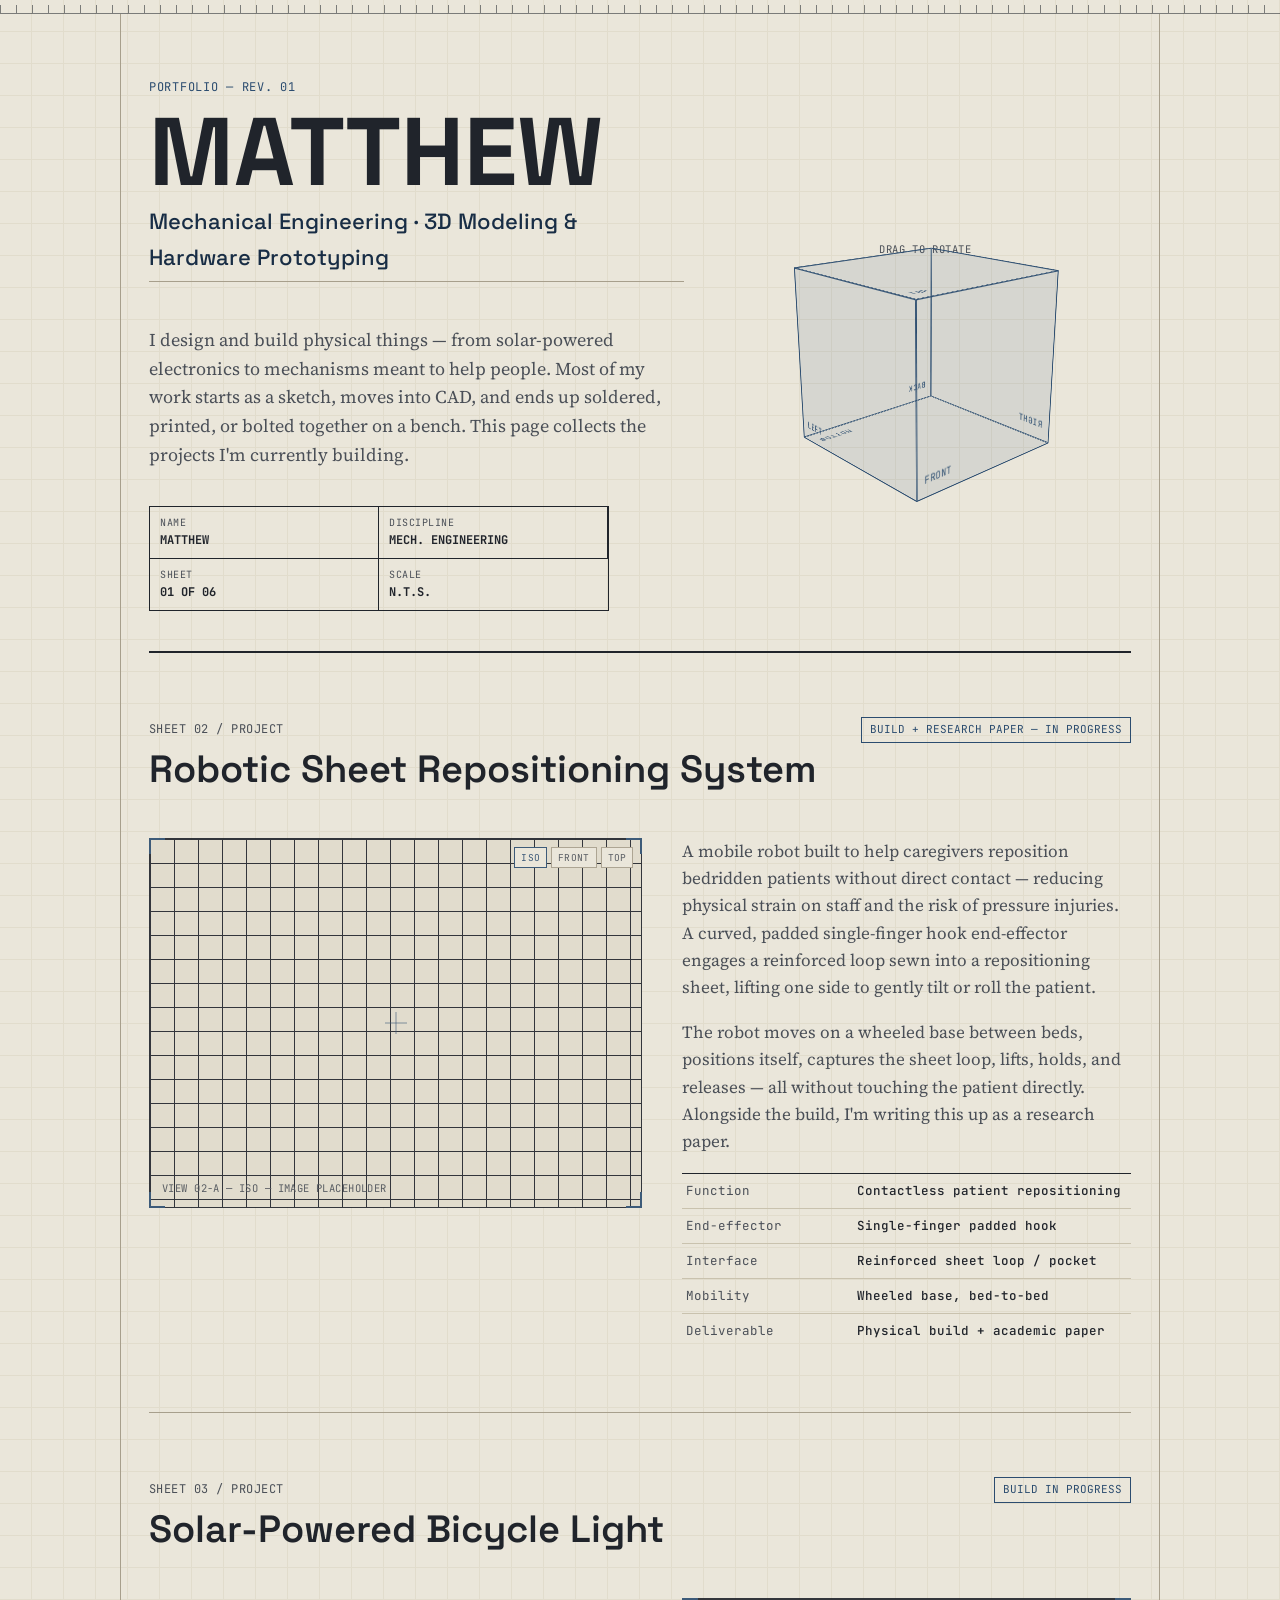
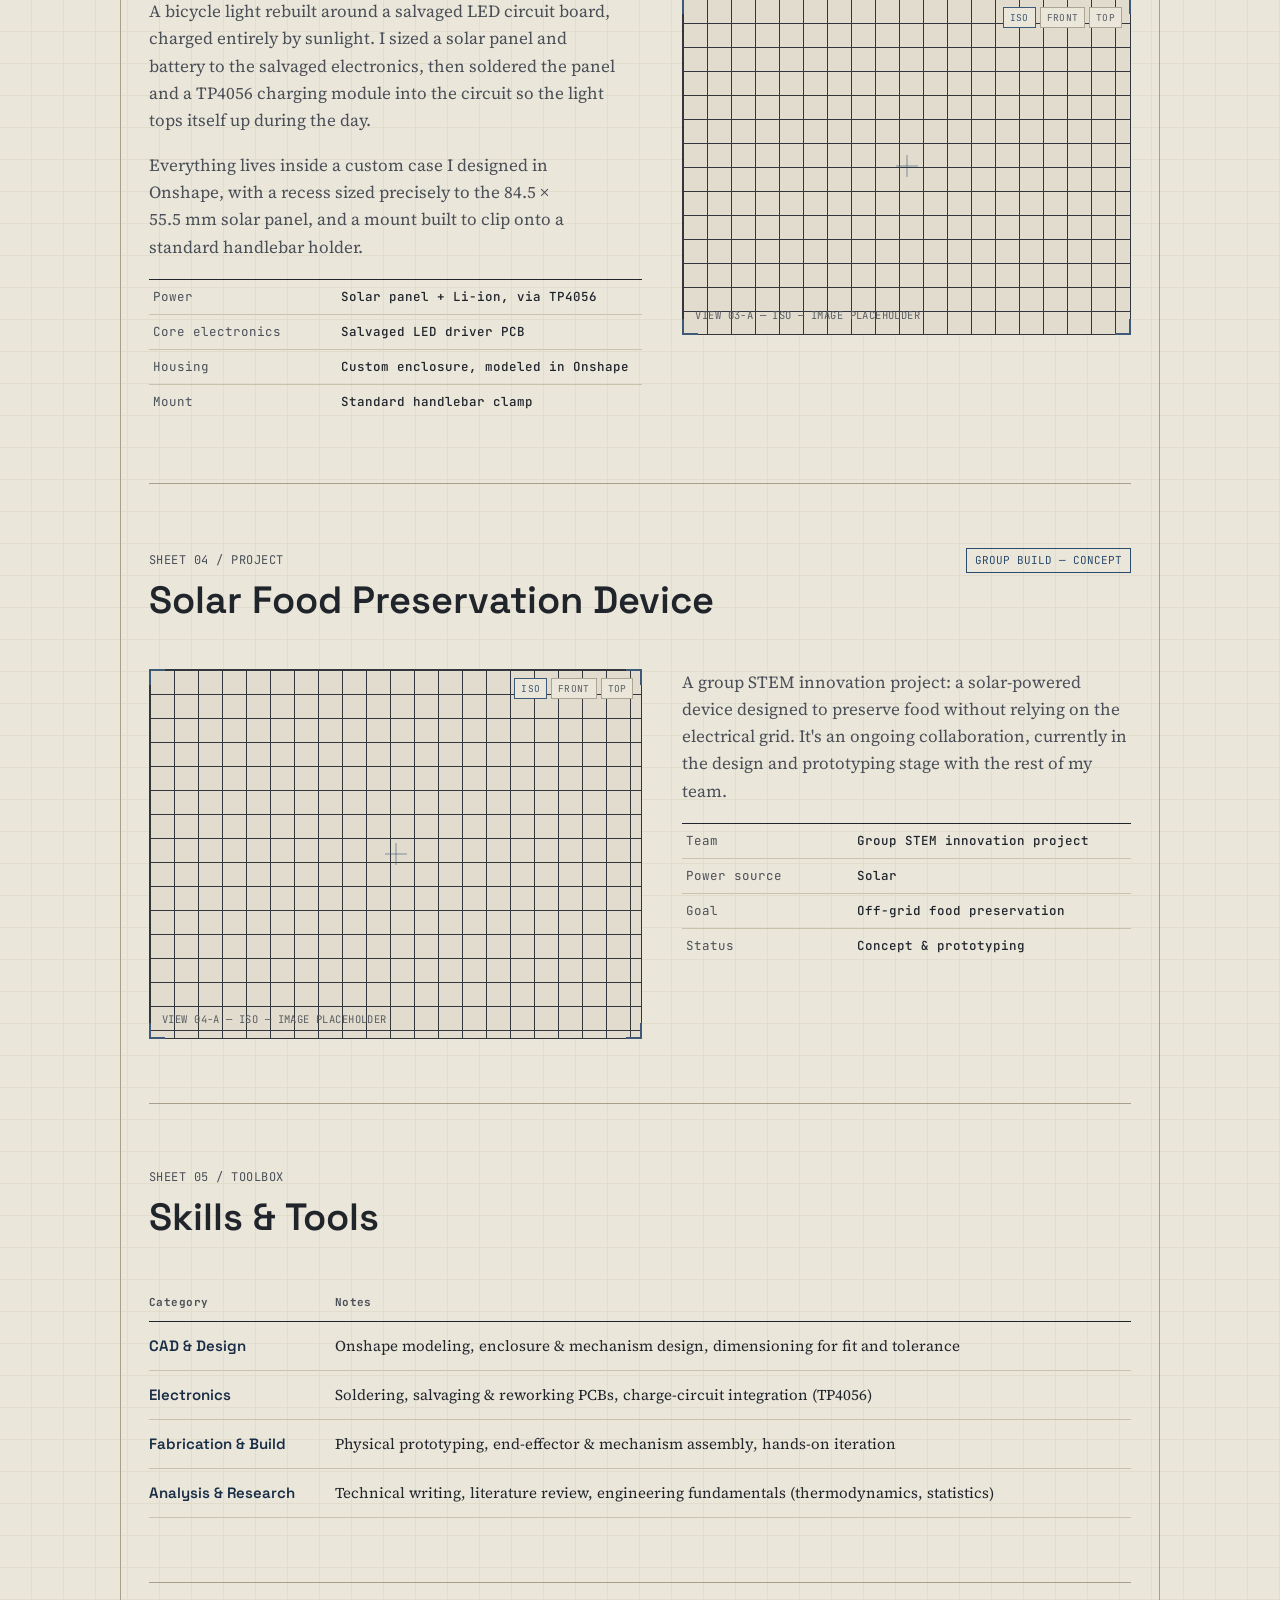
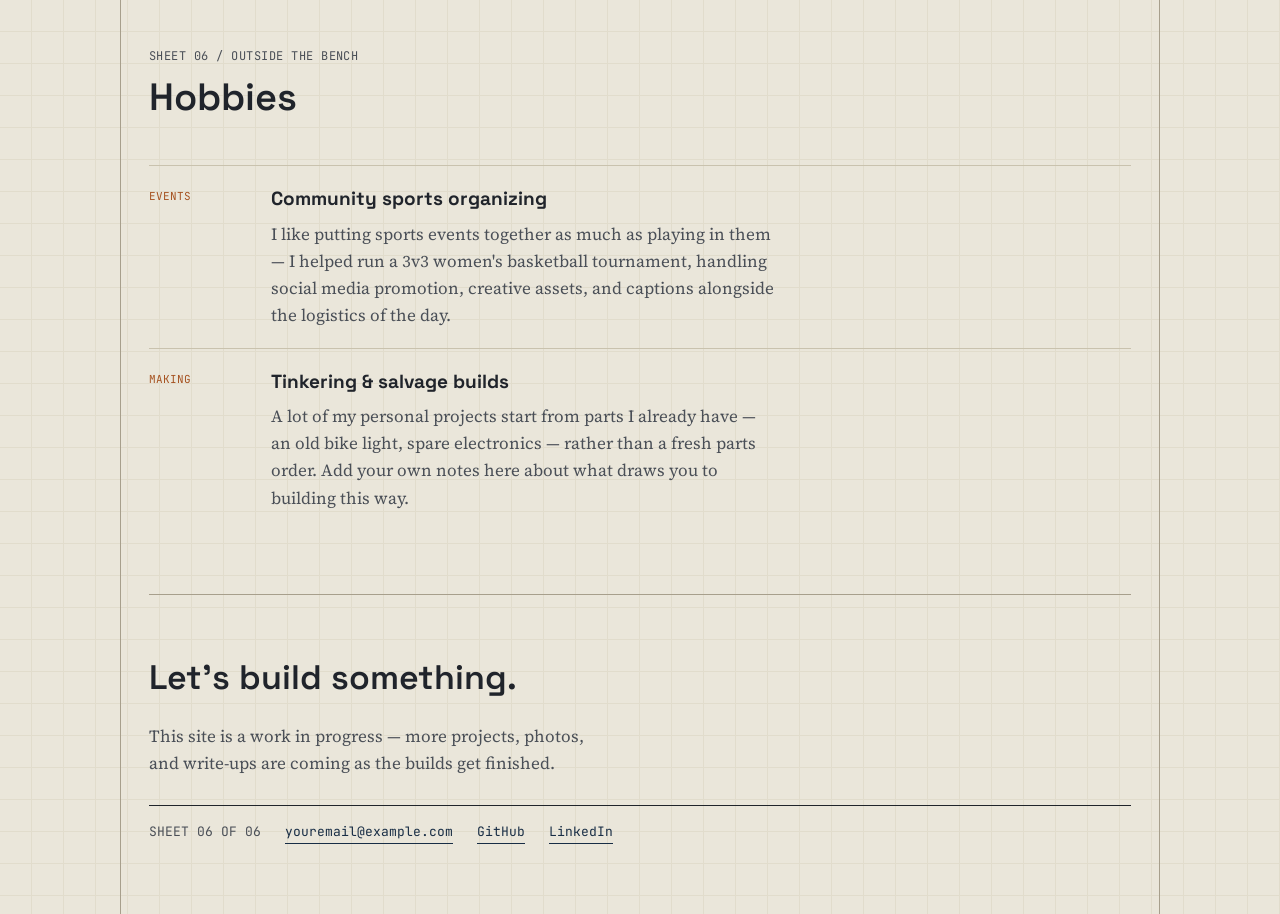
<file: portfolio.html>
<!DOCTYPE html>
<html lang="en">
<head>
<meta charset="UTF-8">
<meta name="viewport" content="width=device-width, initial-scale=1">
<title>Matthew — Mechanical Engineering Portfolio</title>
<link rel="preconnect" href="https://fonts.googleapis.com">
<link rel="preconnect" href="https://fonts.gstatic.com" crossorigin>
<link href="https://fonts.googleapis.com/css2?family=Space+Grotesk:wght@400;500;600;700&family=Source+Serif+4:opsz,wght@8..60,400;8..60,500;8..60,600&family=JetBrains+Mono:wght@400;500;700&display=swap" rel="stylesheet">
<style>
  :root{
    --paper:#EAE6DA;
    --paper-alt:#E1DCCC;
    --ink:#20242B;
    --ink-soft:#4A4F57;
    --blue:#2B4C6F;
    --blue-deep:#182D45;
    --line:#A79F8C;
    --line-soft:#C9C2AE;
    --rust:#A5511F;

    --font-head:'Space Grotesk', 'Arial Narrow', sans-serif;
    --font-body:'Source Serif 4', Georgia, serif;
    --font-mono:'JetBrains Mono', 'Courier New', monospace;
  }

  *{box-sizing:border-box;}
  html{scroll-behavior:smooth;}
  body{
    margin:0;
    background:var(--paper);
    color:var(--ink);
    font-family:var(--font-body);
    font-size:17px;
    line-height:1.6;
  }

  /* subtle graph-paper texture */
  body{
    background-image:
      linear-gradient(var(--paper-alt) 1px, transparent 1px),
      linear-gradient(90deg, var(--paper-alt) 1px, transparent 1px);
    background-size: 32px 32px;
    background-position: -1px -1px;
  }

  /* ruler strip along the very top of the page */
  .ruler{
    height:14px;
    background-image: repeating-linear-gradient(90deg,
      var(--ink) 0, var(--ink) 1px,
      transparent 1px, transparent 16px);
    background-position:0 100%;
    background-repeat:repeat-x;
    background-size:16px 8px;
    border-bottom:1px solid var(--ink);
    opacity:0.55;
  }

  .sheet-frame{
    max-width:1040px;
    margin:0 auto;
    padding:0 28px;
    border-left:1px solid var(--line);
    border-right:1px solid var(--line);
  }

  header.hero{
    padding:64px 0 40px;
    border-bottom:2px solid var(--ink);
  }

  .eyebrow{
    font-family:var(--font-mono);
    font-size:12px;
    letter-spacing:0.06em;
    color:var(--blue);
  }

  h1.name{
    font-family:var(--font-head);
    font-weight:700;
    font-size:clamp(48px, 9vw, 96px);
    line-height:0.95;
    margin:10px 0 6px;
    color:var(--ink);
  }

  .role-line{
    font-family:var(--font-head);
    font-weight:500;
    font-size:clamp(16px,2.4vw,22px);
    color:var(--blue-deep);
    margin:0 0 26px;
    border-bottom:1px solid var(--line);
    display:inline-block;
    padding-bottom:6px;
  }

  .hero-bio{
    max-width:60ch;
    color:var(--ink-soft);
    font-size:18px;
  }

  /* HERO LAYOUT + 3D MODEL */
  .hero-grid{
    display:grid;
    grid-template-columns: 1.3fr 1fr;
    gap:36px;
    align-items:center;
  }
  .hero-model{
    display:flex;
    flex-direction:column;
    align-items:center;
    gap:10px;
    user-select:none;
  }
  .model-hint{
    font-family:var(--font-mono);
    font-size:10.5px;
    letter-spacing:0.06em;
    color:var(--ink-soft);
  }
  .scene{
    width:180px;
    height:180px;
    perspective:700px;
    cursor:grab;
    touch-action:none;
  }
  .scene.dragging{cursor:grabbing;}
  .cube{
    position:relative;
    width:100%;
    height:100%;
    transform-style:preserve-3d;
  }
  .cube .face{
    position:absolute;
    width:180px;
    height:180px;
    left:0; top:0;
    border:1.5px solid var(--blue);
    background:rgba(43,76,111,0.05);
    box-sizing:border-box;
    display:flex;
    align-items:flex-end;
    justify-content:flex-start;
    padding:8px;
    font-family:var(--font-mono);
    font-size:10px;
    letter-spacing:0.05em;
    color:var(--blue);
  }
  .cube .face::before{ content: attr(data-face); }
  .cube .front{ transform:translateZ(90px); }
  .cube .back{ transform:translateZ(-90px) rotateY(180deg); }
  .cube .right{ transform:rotateY(90deg) translateZ(90px); }
  .cube .left{ transform:rotateY(-90deg) translateZ(90px); }
  .cube .top{ transform:rotateX(90deg) translateZ(90px); }
  .cube .bottom{ transform:rotateX(-90deg) translateZ(90px); }

  /* SHEET INDEX NAV */
  .sheet-index{
    position:fixed;
    left:22px;
    top:50%;
    transform:translateY(-50%);
    display:flex;
    flex-direction:column;
    gap:16px;
    z-index:30;
  }
  .sheet-index a{
    display:flex;
    align-items:baseline;
    gap:8px;
    text-decoration:none;
    font-family:var(--font-mono);
    font-size:11px;
    color:var(--line);
    border-left:2px solid transparent;
    padding-left:8px;
  }
  .sheet-index a .idx-label{
    color:var(--ink-soft);
    opacity:0;
    max-width:0;
    overflow:hidden;
    white-space:nowrap;
    transition:opacity .15s ease, max-width .2s ease;
  }
  .sheet-index a:hover .idx-label{ opacity:1; max-width:140px; }
  .sheet-index a.active{ border-left-color:var(--blue); }
  .sheet-index a.active .idx-num{ color:var(--blue); font-weight:700; }
  @media (max-width:1320px){ .sheet-index{ display:none; } }

  /* VIEW TABS on viewports */
  .view-tabs{
    position:absolute;
    top:8px; right:8px;
    display:flex;
    gap:4px;
    z-index:2;
  }
  .view-tab{
    background:var(--paper);
    border:1px solid var(--line);
    color:var(--ink-soft);
    font-family:var(--font-mono);
    font-size:9.5px;
    letter-spacing:0.03em;
    padding:3px 6px;
    cursor:pointer;
  }
  .view-tab.active{
    border-color:var(--blue);
    color:var(--blue);
  }

  .titleblock{
    margin-top:36px;
    border:1px solid var(--ink);
    display:grid;
    grid-template-columns:1fr 1fr;
    max-width:460px;
    font-family:var(--font-mono);
    font-size:12px;
  }
  .titleblock .cell{
    border-right:1px solid var(--ink);
    border-bottom:1px solid var(--ink);
    padding:8px 10px;
  }
  .titleblock .cell:last-child{border-right:none;}
  .titleblock .cell.wide{grid-column:1 / -1; border-right:none;}
  .titleblock .cell:nth-last-child(-n+2){border-bottom:none;}
  .titleblock .label{color:var(--ink-soft); display:block; font-size:10px; letter-spacing:0.05em;}
  .titleblock .value{color:var(--ink); font-weight:700;}

  /* PROJECT SHEETS */
  section.sheet{
    padding:64px 0;
    border-bottom:1px solid var(--line);
  }

  .sheet-head{
    display:flex;
    justify-content:space-between;
    align-items:baseline;
    margin-bottom:30px;
    gap:16px;
    flex-wrap:wrap;
  }
  .sheet-num{
    font-family:var(--font-mono);
    font-size:12px;
    color:var(--ink-soft);
    letter-spacing:0.04em;
  }
  .sheet-status{
    font-family:var(--font-mono);
    font-size:11px;
    color:var(--blue);
    border:1px solid var(--blue);
    padding:3px 8px;
  }

  h2.sheet-title{
    font-family:var(--font-head);
    font-weight:600;
    font-size:clamp(26px,4vw,38px);
    margin:0 0 8px;
  }

  .project-grid{
    display:grid;
    grid-template-columns: 1.1fr 1fr;
    gap:40px;
    align-items:start;
  }
  .project-grid.reverse .viewport{order:2;}
  .project-grid.reverse .project-text{order:1;}

  .viewport{
    position:relative;
    border:1.5px solid var(--ink);
    aspect-ratio:4/3;
    background:
      linear-gradient(var(--ink) 1px, transparent 1px) 0 0/100% 24px,
      linear-gradient(90deg, var(--ink) 1px, transparent 1px) 0 0/24px 100%;
    background-color:var(--paper-alt);
    opacity:0.9;
  }
  .viewport::before, .viewport::after{
    content:"";
    position:absolute;
    width:100%; height:100%;
    top:0; left:0;
  }
  .corner{
    position:absolute;
    width:16px; height:16px;
    border:2px solid var(--blue);
  }
  .corner.tl{top:-1px; left:-1px; border-right:none; border-bottom:none;}
  .corner.tr{top:-1px; right:-1px; border-left:none; border-bottom:none;}
  .corner.bl{bottom:-1px; left:-1px; border-right:none; border-top:none;}
  .corner.br{bottom:-1px; right:-1px; border-left:none; border-top:none;}
  .crosshair-v, .crosshair-h{
    position:absolute;
    background:var(--blue);
    opacity:0.6;
  }
  .crosshair-v{ width:1px; height:22px; left:50%; top:50%; transform:translate(-50%,-50%);}
  .crosshair-h{ height:1px; width:22px; left:50%; top:50%; transform:translate(-50%,-50%);}
  .viewport-label{
    position:absolute;
    bottom:10px; left:12px;
    font-family:var(--font-mono);
    font-size:10.5px;
    letter-spacing:0.04em;
    color:var(--ink-soft);
  }

  .project-text p{
    color:var(--ink-soft);
    margin:0 0 18px;
    max-width:52ch;
  }

  .spec-table{
    width:100%;
    border-collapse:collapse;
    font-family:var(--font-mono);
    font-size:12.5px;
    margin-top:10px;
  }
  .spec-table tr{border-top:1px solid var(--line-soft);}
  .spec-table tr:first-child{border-top:1px solid var(--ink);}
  .spec-table td{padding:7px 4px;}
  .spec-table td:first-child{color:var(--ink-soft); width:38%;}
  .spec-table td:last-child{color:var(--ink); font-weight:500;}

  /* SKILLS SHEET */
  .skills-table{
    width:100%;
    border-collapse:collapse;
  }
  .skills-table th{
    text-align:left;
    font-family:var(--font-mono);
    font-size:11px;
    letter-spacing:0.04em;
    color:var(--ink-soft);
    border-bottom:1.5px solid var(--ink);
    padding:8px 10px 10px 0;
  }
  .skills-table td{
    padding:12px 10px 12px 0;
    border-bottom:1px solid var(--line-soft);
    vertical-align:top;
    font-size:15px;
  }
  .skills-table td.cat{
    font-family:var(--font-head);
    font-weight:600;
    color:var(--blue-deep);
    white-space:nowrap;
  }

  /* HOBBIES SHEET */
  .hobby-block{
    display:grid;
    grid-template-columns: 100px 1fr;
    gap:22px;
    align-items:start;
    padding:18px 0;
    border-top:1px solid var(--line-soft);
  }
  .hobby-block:first-of-type{border-top:1px solid var(--ink);}
  .hobby-tag{
    font-family:var(--font-mono);
    font-size:11px;
    color:var(--rust);
    padding-top:4px;
  }
  .hobby-block h3{
    font-family:var(--font-head);
    font-size:19px;
    margin:0 0 6px;
  }
  .hobby-block p{
    color:var(--ink-soft);
    margin:0;
    max-width:56ch;
  }

  footer{
    padding:56px 0 70px;
  }
  footer .foot-title{
    font-family:var(--font-head);
    font-weight:600;
    font-size:clamp(24px,4vw,34px);
    margin:0 0 18px;
  }
  footer .foot-line{
    color:var(--ink-soft);
    max-width:50ch;
    margin-bottom:28px;
  }
  .contact-row{
    font-family:var(--font-mono);
    font-size:13px;
    display:flex;
    gap:24px;
    flex-wrap:wrap;
    border-top:1px solid var(--ink);
    padding-top:16px;
  }
  .contact-row span{color:var(--ink-soft);}
  .contact-row a{color:var(--blue-deep); text-decoration:none; border-bottom:1px solid var(--blue-deep);}

  @media (max-width:720px){
    .project-grid, .project-grid.reverse{grid-template-columns:1fr;}
    .project-grid.reverse .viewport{order:1;}
    .project-grid.reverse .project-text{order:2;}
    .hobby-block{grid-template-columns:70px 1fr;}
    .titleblock{max-width:100%;}
    .hero-grid{grid-template-columns:1fr;}
    .hero-model{order:-1; margin-bottom:8px;}
    .scene, .cube, .cube .face{width:140px; height:140px;}
    .cube .front{transform:translateZ(70px);}
    .cube .back{transform:translateZ(-70px) rotateY(180deg);}
    .cube .right{transform:rotateY(90deg) translateZ(70px);}
    .cube .left{transform:rotateY(-90deg) translateZ(70px);}
    .cube .top{transform:rotateX(90deg) translateZ(70px);}
    .cube .bottom{transform:rotateX(-90deg) translateZ(70px);}
  }

  ::selection{background:var(--blue); color:var(--paper);}
</style>
</head>
<body>

<div class="ruler"></div>

<nav class="sheet-index" id="sheetIndex">
  <a href="#hero" data-target="hero"><span class="idx-num">01</span><span class="idx-label">Title</span></a>
  <a href="#repositioning" data-target="repositioning"><span class="idx-num">02</span><span class="idx-label">Repositioning</span></a>
  <a href="#bike-light" data-target="bike-light"><span class="idx-num">03</span><span class="idx-label">Bike Light</span></a>
  <a href="#solar-food" data-target="solar-food"><span class="idx-num">04</span><span class="idx-label">Solar Food</span></a>
  <a href="#skills" data-target="skills"><span class="idx-num">05</span><span class="idx-label">Toolbox</span></a>
  <a href="#hobbies" data-target="hobbies"><span class="idx-num">06</span><span class="idx-label">Hobbies</span></a>
</nav>

<div class="sheet-frame">

  <header class="hero" id="hero">
    <div class="hero-grid">
      <div class="hero-copy">
        <div class="eyebrow">PORTFOLIO — REV. 01</div>
        <h1 class="name">MATTHEW</h1>
        <div class="role-line">Mechanical Engineering · 3D Modeling &amp; Hardware Prototyping</div>
        <p class="hero-bio">
          I design and build physical things — from solar-powered electronics to
          mechanisms meant to help people. Most of my work starts as a sketch,
          moves into CAD, and ends up soldered, printed, or bolted together on a bench.
          This page collects the projects I'm currently building.
        </p>

        <div class="titleblock">
          <div class="cell"><span class="label">NAME</span><span class="value">MATTHEW</span></div>
          <div class="cell"><span class="label">DISCIPLINE</span><span class="value">MECH. ENGINEERING</span></div>
          <div class="cell"><span class="label">SHEET</span><span class="value">01 OF 06</span></div>
          <div class="cell"><span class="label">SCALE</span><span class="value">N.T.S.</span></div>
        </div>
      </div>

      <div class="hero-model">
        <div class="model-hint">DRAG TO ROTATE</div>
        <div class="scene" id="scene">
          <div class="cube" id="cube">
            <div class="face front" data-face="FRONT"></div>
            <div class="face back" data-face="BACK"></div>
            <div class="face right" data-face="RIGHT"></div>
            <div class="face left" data-face="LEFT"></div>
            <div class="face top" data-face="TOP"></div>
            <div class="face bottom" data-face="BOTTOM"></div>
          </div>
        </div>
      </div>
    </div>
  </header>

  <!-- PROJECT 1 -->
  <section class="sheet" id="repositioning">
    <div class="sheet-head">
      <div>
        <div class="sheet-num">SHEET 02 / PROJECT</div>
        <h2 class="sheet-title">Robotic Sheet Repositioning System</h2>
      </div>
      <div class="sheet-status">BUILD + RESEARCH PAPER — IN PROGRESS</div>
    </div>

    <div class="project-grid">
      <div class="viewport">
        <div class="view-tabs">
          <button class="view-tab active" data-view="ISO">ISO</button>
          <button class="view-tab" data-view="FRONT">FRONT</button>
          <button class="view-tab" data-view="TOP">TOP</button>
        </div>
        <div class="corner tl"></div><div class="corner tr"></div>
        <div class="corner bl"></div><div class="corner br"></div>
        <div class="crosshair-v"></div><div class="crosshair-h"></div>
        <div class="viewport-label">VIEW 02-A — ISO — IMAGE PLACEHOLDER</div>
      </div>
      <div class="project-text">
        <p>
          A mobile robot built to help caregivers reposition bedridden patients
          without direct contact — reducing physical strain on staff and the risk
          of pressure injuries. A curved, padded single-finger hook end-effector
          engages a reinforced loop sewn into a repositioning sheet, lifting one
          side to gently tilt or roll the patient.
        </p>
        <p>
          The robot moves on a wheeled base between beds, positions itself,
          captures the sheet loop, lifts, holds, and releases — all without
          touching the patient directly. Alongside the build, I'm writing this
          up as a research paper.
        </p>
        <table class="spec-table">
          <tr><td>Function</td><td>Contactless patient repositioning</td></tr>
          <tr><td>End-effector</td><td>Single-finger padded hook</td></tr>
          <tr><td>Interface</td><td>Reinforced sheet loop / pocket</td></tr>
          <tr><td>Mobility</td><td>Wheeled base, bed-to-bed</td></tr>
          <tr><td>Deliverable</td><td>Physical build + academic paper</td></tr>
        </table>
      </div>
    </div>
  </section>

  <!-- PROJECT 2 -->
  <section class="sheet" id="bike-light">
    <div class="sheet-head">
      <div>
        <div class="sheet-num">SHEET 03 / PROJECT</div>
        <h2 class="sheet-title">Solar-Powered Bicycle Light</h2>
      </div>
      <div class="sheet-status">BUILD IN PROGRESS</div>
    </div>

    <div class="project-grid reverse">
      <div class="project-text">
        <p>
          A bicycle light rebuilt around a salvaged LED circuit board, charged
          entirely by sunlight. I sized a solar panel and battery to the salvaged
          electronics, then soldered the panel and a TP4056 charging module
          into the circuit so the light tops itself up during the day.
        </p>
        <p>
          Everything lives inside a custom case I designed in Onshape, with a
          recess sized precisely to the 84.5 × 55.5&nbsp;mm solar panel, and a
          mount built to clip onto a standard handlebar holder.
        </p>
        <table class="spec-table">
          <tr><td>Power</td><td>Solar panel + Li-ion, via TP4056</td></tr>
          <tr><td>Core electronics</td><td>Salvaged LED driver PCB</td></tr>
          <tr><td>Housing</td><td>Custom enclosure, modeled in Onshape</td></tr>
          <tr><td>Mount</td><td>Standard handlebar clamp</td></tr>
        </table>
      </div>
      <div class="viewport">
        <div class="view-tabs">
          <button class="view-tab active" data-view="ISO">ISO</button>
          <button class="view-tab" data-view="FRONT">FRONT</button>
          <button class="view-tab" data-view="TOP">TOP</button>
        </div>
        <div class="corner tl"></div><div class="corner tr"></div>
        <div class="corner bl"></div><div class="corner br"></div>
        <div class="crosshair-v"></div><div class="crosshair-h"></div>
        <div class="viewport-label">VIEW 03-A — ISO — IMAGE PLACEHOLDER</div>
      </div>
    </div>
  </section>

  <!-- PROJECT 3 -->
  <section class="sheet" id="solar-food">
    <div class="sheet-head">
      <div>
        <div class="sheet-num">SHEET 04 / PROJECT</div>
        <h2 class="sheet-title">Solar Food Preservation Device</h2>
      </div>
      <div class="sheet-status">GROUP BUILD — CONCEPT</div>
    </div>

    <div class="project-grid">
      <div class="viewport">
        <div class="view-tabs">
          <button class="view-tab active" data-view="ISO">ISO</button>
          <button class="view-tab" data-view="FRONT">FRONT</button>
          <button class="view-tab" data-view="TOP">TOP</button>
        </div>
        <div class="corner tl"></div><div class="corner tr"></div>
        <div class="corner bl"></div><div class="corner br"></div>
        <div class="crosshair-v"></div><div class="crosshair-h"></div>
        <div class="viewport-label">VIEW 04-A — ISO — IMAGE PLACEHOLDER</div>
      </div>
      <div class="project-text">
        <p>
          A group STEM innovation project: a solar-powered device designed to
          preserve food without relying on the electrical grid. It's an
          ongoing collaboration, currently in the design and prototyping
          stage with the rest of my team.
        </p>
        <table class="spec-table">
          <tr><td>Team</td><td>Group STEM innovation project</td></tr>
          <tr><td>Power source</td><td>Solar</td></tr>
          <tr><td>Goal</td><td>Off-grid food preservation</td></tr>
          <tr><td>Status</td><td>Concept &amp; prototyping</td></tr>
        </table>
      </div>
    </div>
  </section>

  <!-- SKILLS -->
  <section class="sheet" id="skills">
    <div class="sheet-head">
      <div>
        <div class="sheet-num">SHEET 05 / TOOLBOX</div>
        <h2 class="sheet-title">Skills &amp; Tools</h2>
      </div>
    </div>

    <table class="skills-table">
      <tr><th>Category</th><th>Notes</th></tr>
      <tr>
        <td class="cat">CAD &amp; Design</td>
        <td>Onshape modeling, enclosure &amp; mechanism design, dimensioning for fit and tolerance</td>
      </tr>
      <tr>
        <td class="cat">Electronics</td>
        <td>Soldering, salvaging &amp; reworking PCBs, charge-circuit integration (TP4056)</td>
      </tr>
      <tr>
        <td class="cat">Fabrication &amp; Build</td>
        <td>Physical prototyping, end-effector &amp; mechanism assembly, hands-on iteration</td>
      </tr>
      <tr>
        <td class="cat">Analysis &amp; Research</td>
        <td>Technical writing, literature review, engineering fundamentals (thermodynamics, statistics)</td>
      </tr>
    </table>
  </section>

  <!-- HOBBIES -->
  <section class="sheet" id="hobbies">
    <div class="sheet-head">
      <div>
        <div class="sheet-num">SHEET 06 / OUTSIDE THE BENCH</div>
        <h2 class="sheet-title">Hobbies</h2>
      </div>
    </div>

    <div class="hobby-block">
      <div class="hobby-tag">EVENTS</div>
      <div>
        <h3>Community sports organizing</h3>
        <p>
          I like putting sports events together as much as playing in them —
          I helped run a 3v3 women's basketball tournament, handling social
          media promotion, creative assets, and captions alongside the
          logistics of the day.
        </p>
      </div>
    </div>

    <div class="hobby-block">
      <div class="hobby-tag">MAKING</div>
      <div>
        <h3>Tinkering &amp; salvage builds</h3>
        <p>
          A lot of my personal projects start from parts I already have —
          an old bike light, spare electronics — rather than a fresh parts
          order. Add your own notes here about what draws you to building
          this way.
        </p>
      </div>
    </div>
  </section>

  <footer>
    <div class="foot-title">Let's build something.</div>
    <p class="foot-line">
      This site is a work in progress — more projects, photos, and write-ups
      are coming as the builds get finished.
    </p>
    <div class="contact-row">
      <span>SHEET 06 OF 06</span>
      <a href="mailto:youremail@example.com">youremail@example.com</a>
      <a href="#" target="_blank">GitHub</a>
      <a href="#" target="_blank">LinkedIn</a>
    </div>
  </footer>

</div>

<script>
(function(){
  "use strict";

  /* ---- Draggable / auto-rotating wireframe cube ---- */
  var scene = document.getElementById('scene');
  var cube = document.getElementById('cube');
  if (scene && cube){
    var rotX = -18, rotY = 28;
    var dragging = false, lastX = 0, lastY = 0;
    var autoSpin = true;

    function applyRotation(){
      cube.style.transform = 'rotateX(' + rotX + 'deg) rotateY(' + rotY + 'deg)';
    }
    applyRotation();

    function pointerDown(e){
      dragging = true;
      autoSpin = false;
      scene.classList.add('dragging');
      var p = e.touches ? e.touches[0] : e;
      lastX = p.clientX; lastY = p.clientY;
    }
    function pointerMove(e){
      if (!dragging) return;
      var p = e.touches ? e.touches[0] : e;
      var dx = p.clientX - lastX;
      var dy = p.clientY - lastY;
      lastX = p.clientX; lastY = p.clientY;
      rotY += dx * 0.5;
      rotX -= dy * 0.5;
      applyRotation();
      e.preventDefault();
    }
    function pointerUp(){
      dragging = false;
      scene.classList.remove('dragging');
    }

    scene.addEventListener('mousedown', pointerDown);
    window.addEventListener('mousemove', pointerMove);
    window.addEventListener('mouseup', pointerUp);
    scene.addEventListener('touchstart', pointerDown, {passive:true});
    window.addEventListener('touchmove', pointerMove, {passive:false});
    window.addEventListener('touchend', pointerUp);

    (function loop(){
      if (autoSpin){
        rotY += 0.15;
        applyRotation();
      }
      requestAnimationFrame(loop);
    })();
  }

  /* ---- Sheet index: highlight current section on scroll ---- */
  var navLinks = Array.prototype.slice.call(document.querySelectorAll('.sheet-index a'));
  var sections = navLinks
    .map(function(a){ return document.getElementById(a.getAttribute('data-target')); })
    .filter(Boolean);

  if ('IntersectionObserver' in window && sections.length){
    var byId = {};
    navLinks.forEach(function(a){ byId[a.getAttribute('data-target')] = a; });

    var observer = new IntersectionObserver(function(entries){
      entries.forEach(function(entry){
        var link = byId[entry.target.id];
        if (!link) return;
        if (entry.isIntersecting){
          navLinks.forEach(function(a){ a.classList.remove('active'); });
          link.classList.add('active');
        }
      });
    }, { rootMargin: '-45% 0px -45% 0px', threshold: 0 });

    sections.forEach(function(s){ observer.observe(s); });
  }

  /* ---- View tabs on each viewport ---- */
  document.querySelectorAll('.viewport').forEach(function(vp){
    var tabs = vp.querySelectorAll('.view-tab');
    var label = vp.querySelector('.viewport-label');
    var crosshairV = vp.querySelector('.crosshair-v');
    var crosshairH = vp.querySelector('.crosshair-h');

    tabs.forEach(function(tab){
      tab.addEventListener('click', function(){
        tabs.forEach(function(t){ t.classList.remove('active'); });
        tab.classList.add('active');
        var view = tab.getAttribute('data-view');
        if (label){
          label.textContent = label.textContent.replace(/— (ISO|FRONT|TOP) —/, '— ' + view + ' —');
        }
        var angle = view === 'ISO' ? '45deg' : '0deg';
        if (crosshairV) crosshairV.style.transform = 'translate(-50%,-50%) rotate(' + angle + ')';
        if (crosshairH) crosshairH.style.transform = 'translate(-50%,-50%) rotate(' + angle + ')';
      });
    });
  });
})();
</script>

</body>
</html>
</file>
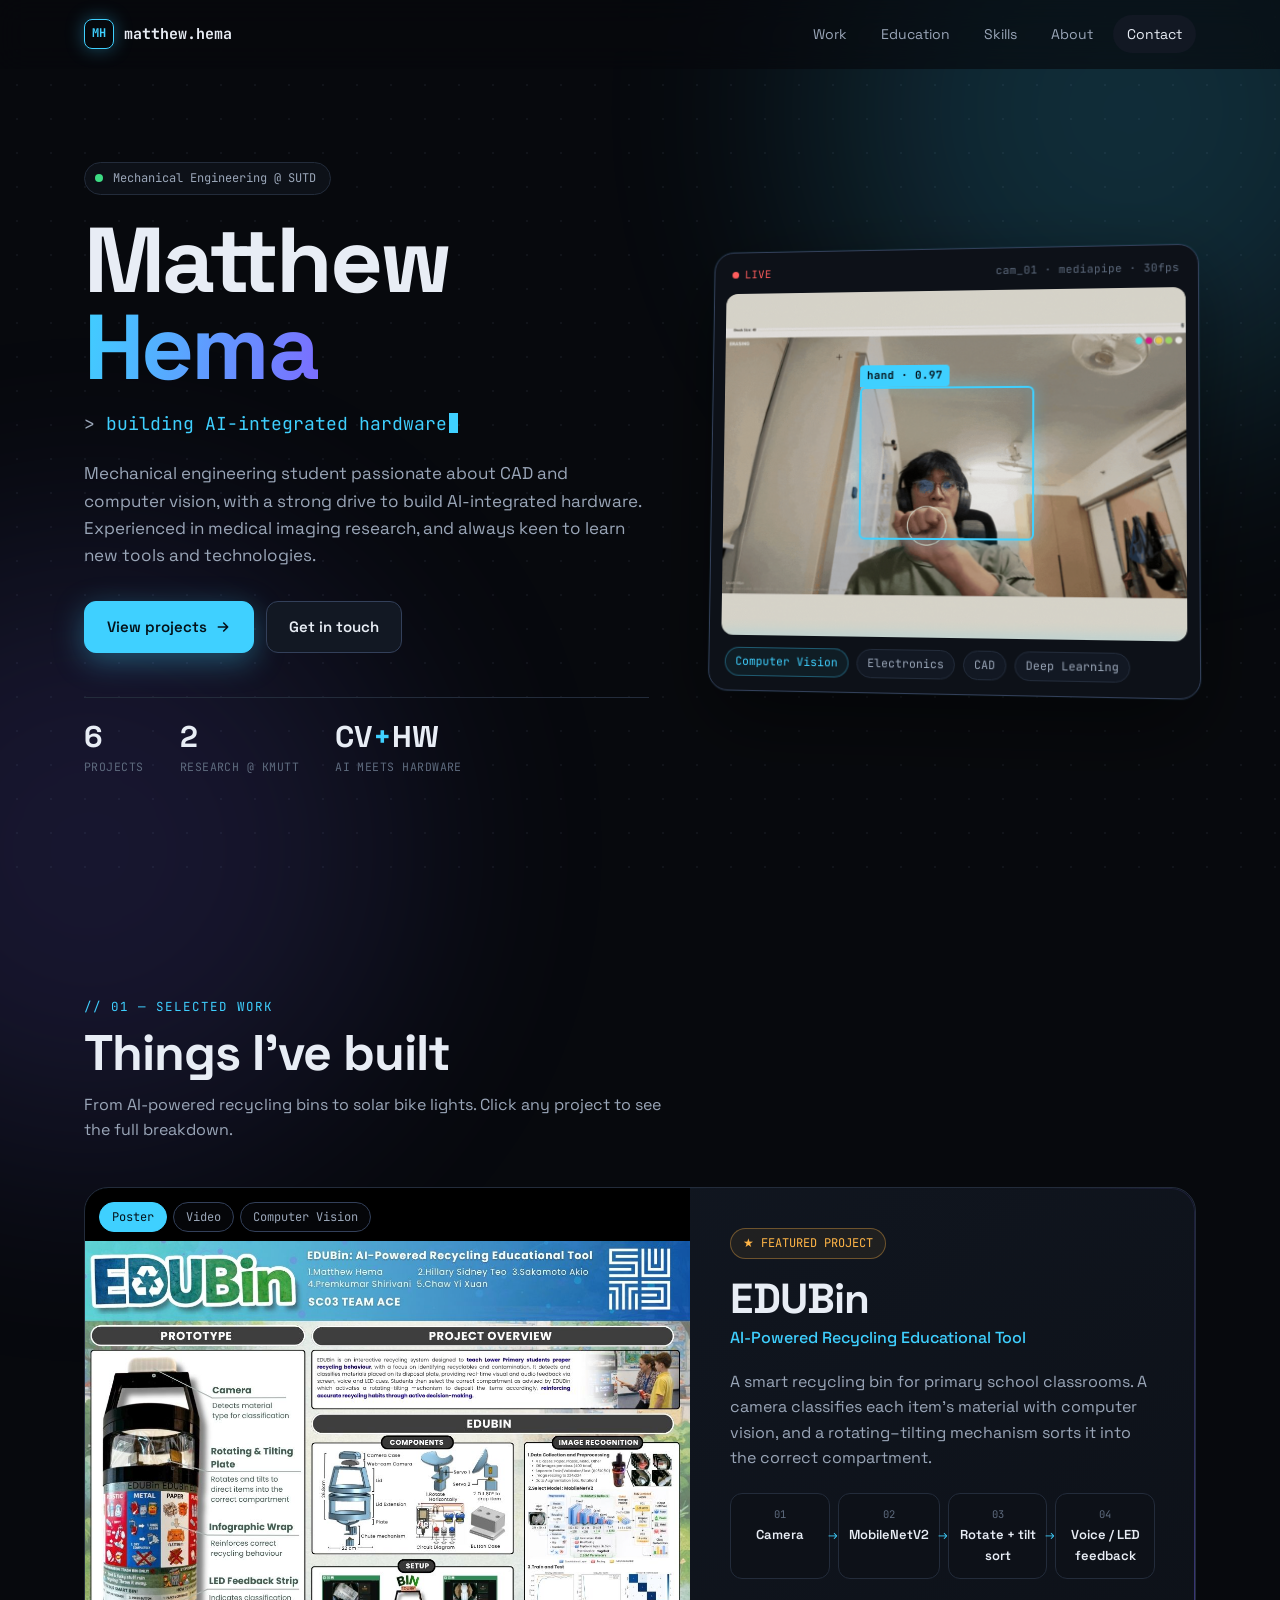
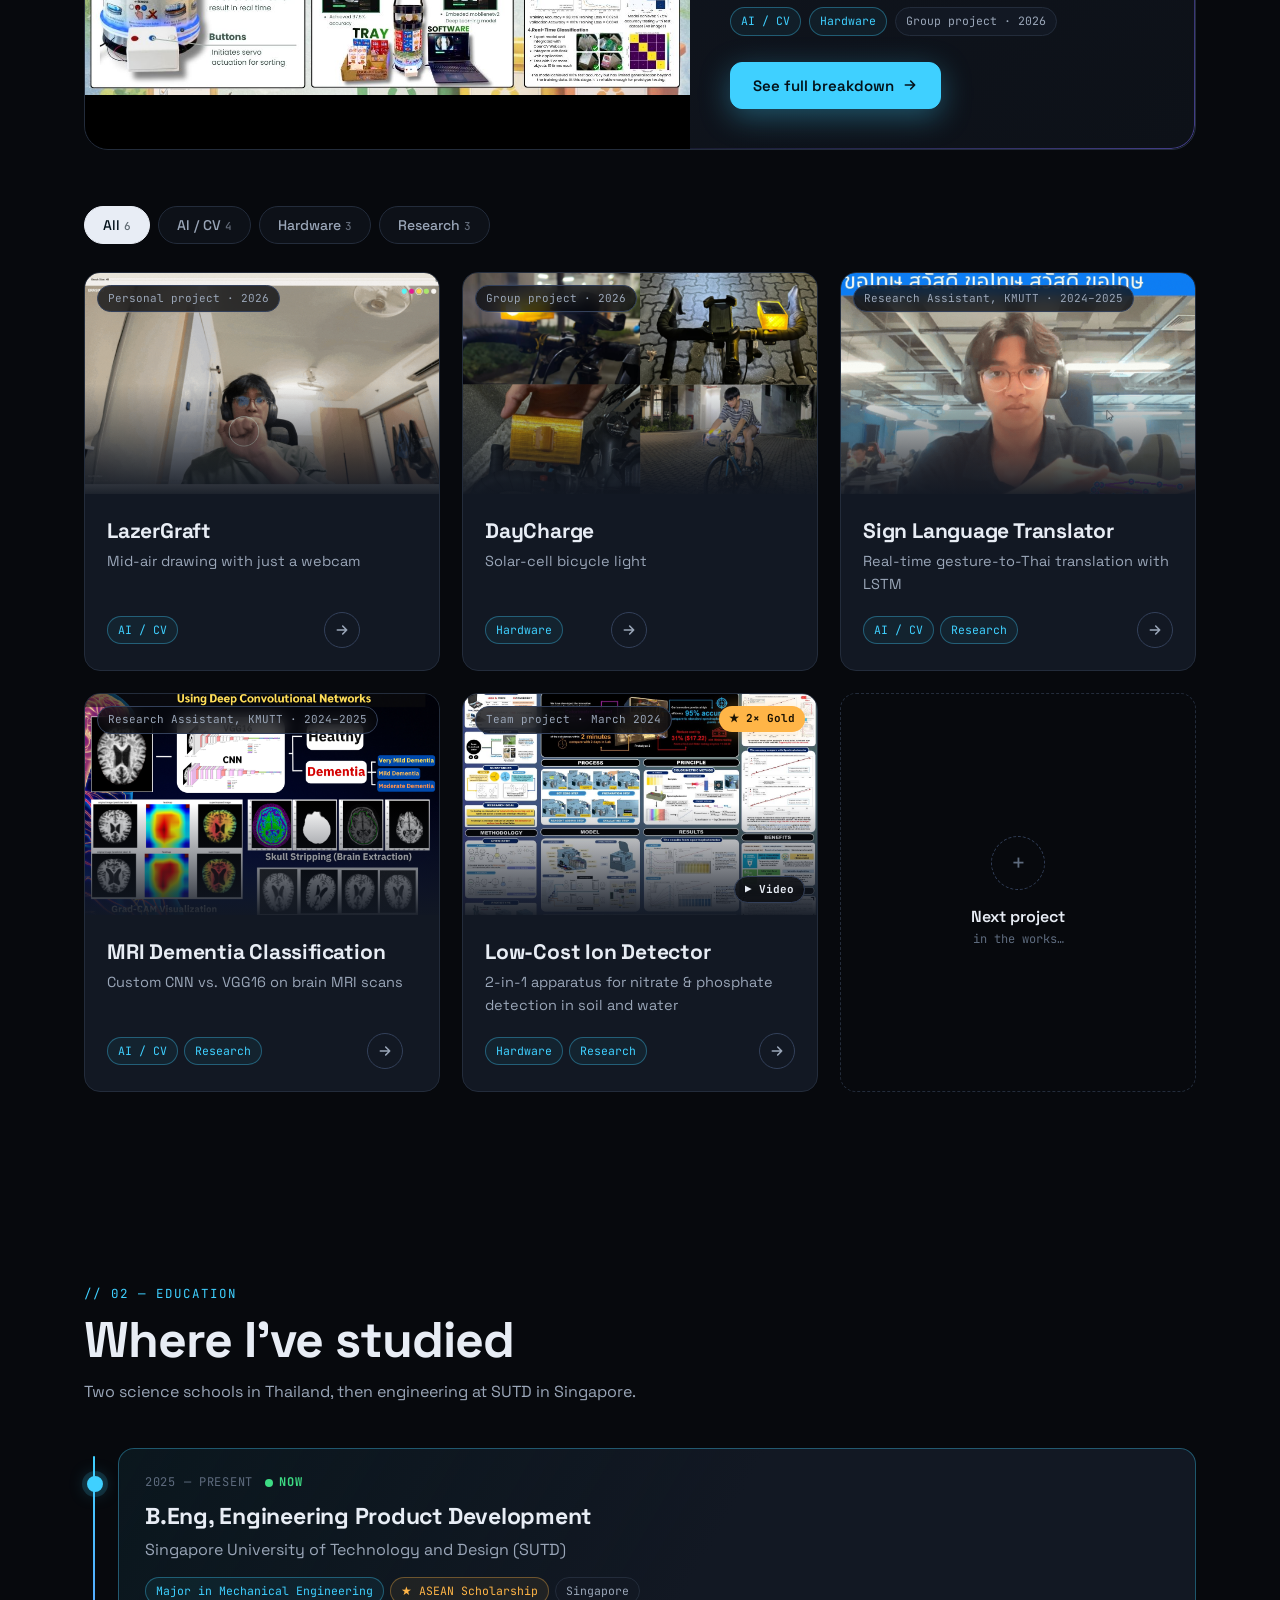
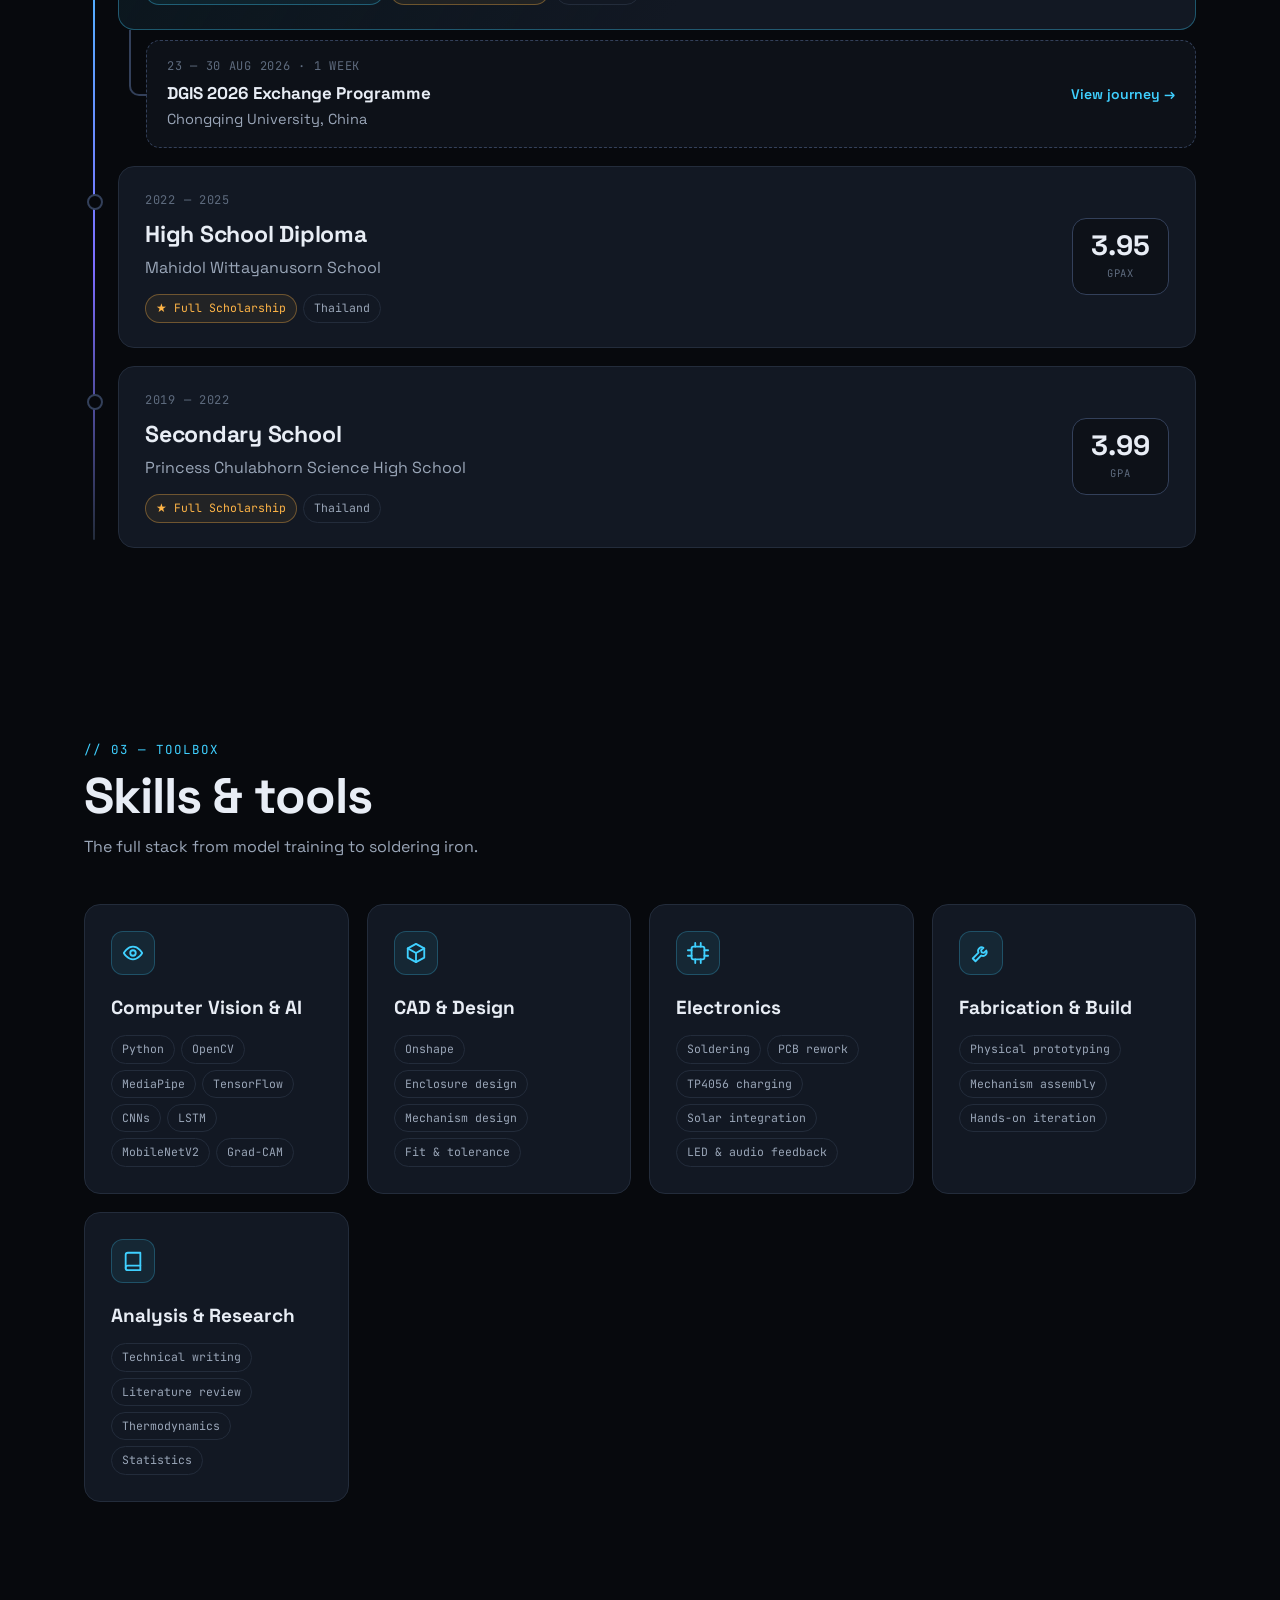
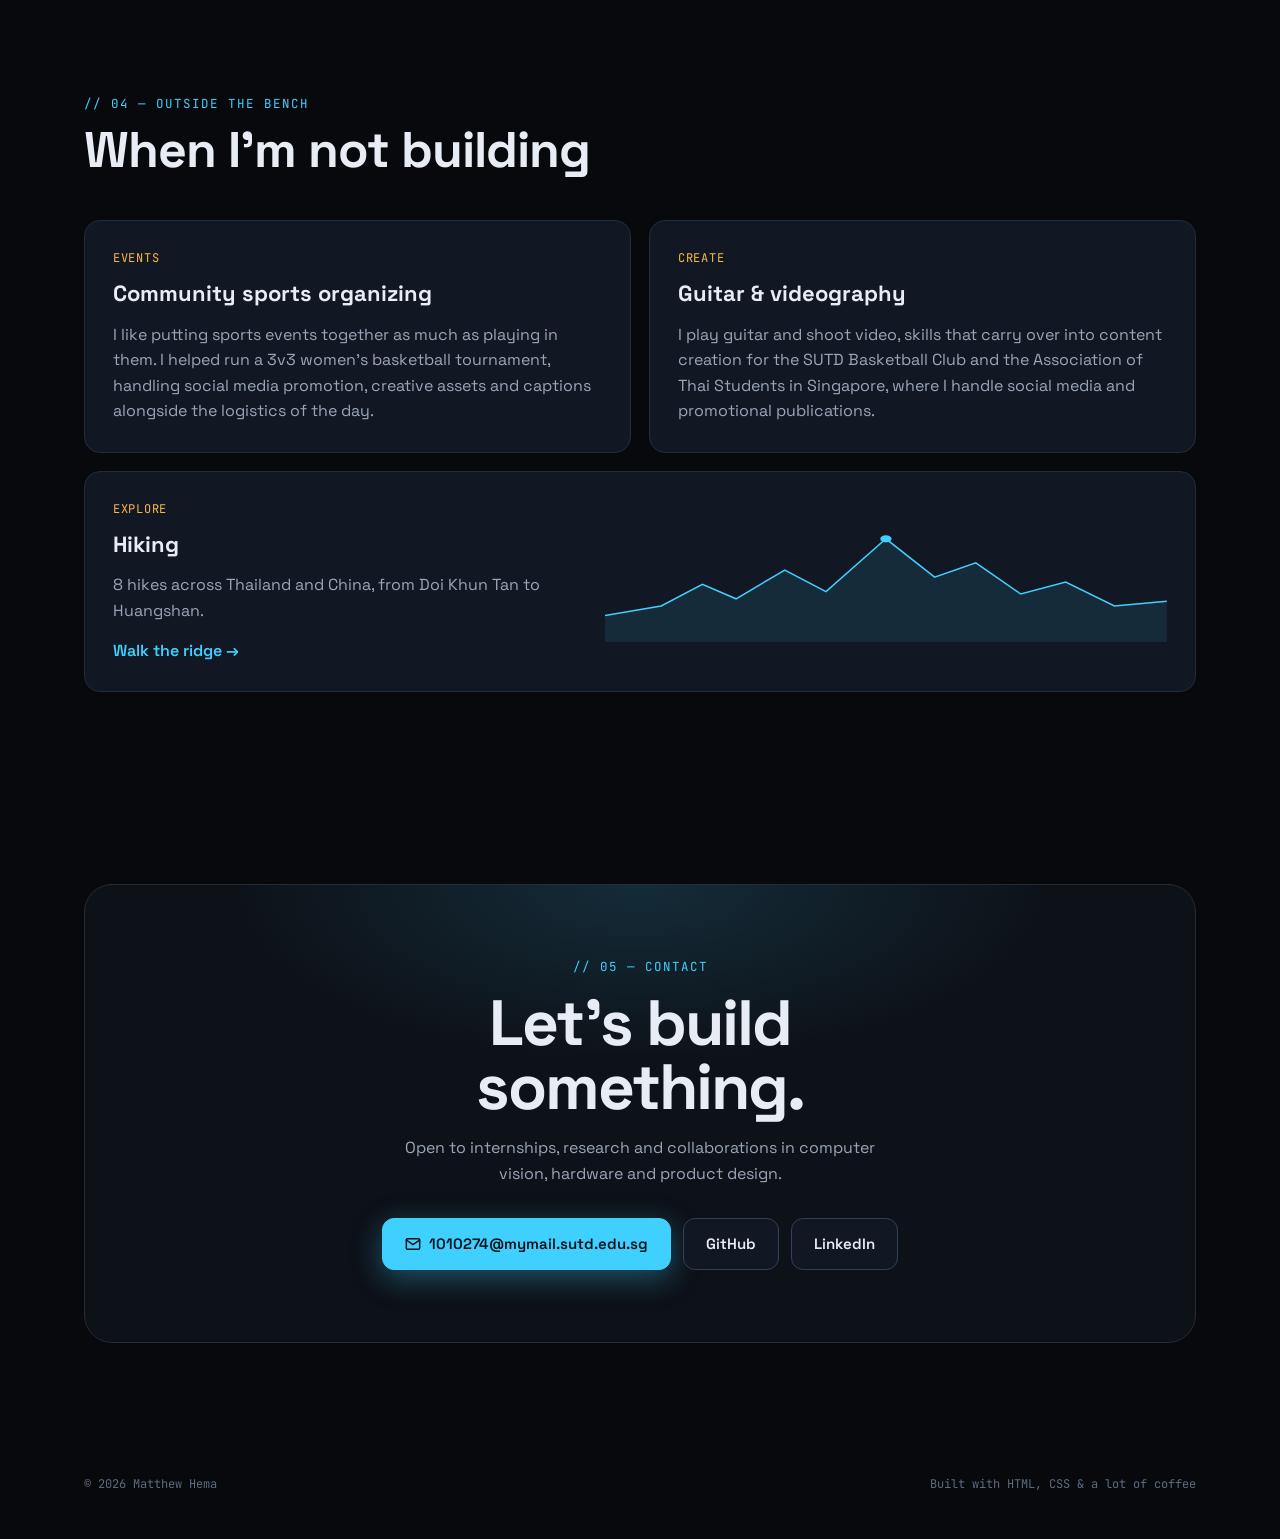
<file: portfolio_prototype.html>
<!DOCTYPE html>
<html lang="en">
<head>
<meta charset="UTF-8">
<meta name="viewport" content="width=device-width, initial-scale=1">
<title>Matthew Hema — Portfolio</title>
<meta name="description" content="Mechanical engineering student building AI-integrated hardware: computer vision, electronics and CAD.">
<link rel="preconnect" href="https://fonts.googleapis.com">
<link rel="preconnect" href="https://fonts.gstatic.com" crossorigin>
<link href="https://fonts.googleapis.com/css2?family=Space+Grotesk:wght@400;500;600;700&family=JetBrains+Mono:wght@400;500;700&display=swap" rel="stylesheet">
<style>
  :root{
    --bg:#07090D;
    --bg-2:#0D1118;
    --surface:#121823;
    --surface-2:#182030;
    --border:#232C3B;
    --border-strong:#33405A;
    --text:#E8EDF5;
    --text-soft:#9AA6B8;
    --text-faint:#5E6B7E;
    --accent:#3FD0FF;
    --accent-2:#7C6CFF;
    --accent-glow:rgba(63,208,255,0.35);
    --warm:#FFB547;

    --font-head:'Space Grotesk', system-ui, sans-serif;
    --font-mono:'JetBrains Mono', ui-monospace, monospace;

    --radius:16px;
    --max:1160px;
  }

  *{box-sizing:border-box;}
  html{scroll-behavior:smooth;}
  body{
    margin:0;
    background:var(--bg);
    color:var(--text);
    font-family:var(--font-head);
    font-size:16px;
    line-height:1.6;
    overflow-x:hidden;
  }
  img{max-width:100%; display:block;}
  a{color:inherit;}
  ::selection{background:var(--accent); color:var(--bg);}

  /* background: interactive dot grid canvas + soft glows */
  #bgCanvas{
    position:fixed; inset:0;
    width:100%; height:100%;
    z-index:-2;
    pointer-events:none;
  }
  .glow{
    position:fixed;
    width:620px; height:620px;
    border-radius:50%;
    filter:blur(120px);
    opacity:0.18;
    z-index:-1;
    pointer-events:none;
  }
  .glow.a{background:var(--accent); top:-200px; right:-160px;}
  .glow.b{background:var(--accent-2); bottom:-260px; left:-220px; opacity:0.14;}

  .wrap{max-width:var(--max); margin:0 auto; padding:0 24px;}

  /* NAV */
  .nav{
    position:sticky; top:0;
    z-index:50;
    backdrop-filter:blur(14px);
    -webkit-backdrop-filter:blur(14px);
    background:rgba(7,9,13,0.65);
    border-bottom:1px solid transparent;
    transition:border-color .3s ease;
  }
  .nav.scrolled{border-bottom-color:var(--border);}
  .nav-inner{
    display:flex; align-items:center; justify-content:space-between;
    height:68px;
  }
  .logo{
    font-family:var(--font-mono);
    font-weight:700;
    font-size:15px;
    text-decoration:none;
    display:flex; align-items:center; gap:10px;
  }
  .logo-mark{
    width:30px; height:30px;
    border:1.5px solid var(--accent);
    border-radius:8px;
    display:grid; place-items:center;
    color:var(--accent);
    font-size:12px;
    box-shadow:0 0 18px var(--accent-glow);
  }
  .nav-links{display:flex; gap:6px;}
  .nav-links a{
    text-decoration:none;
    font-size:14px;
    color:var(--text-soft);
    padding:8px 14px;
    border-radius:999px;
    transition:color .2s, background .2s;
  }
  .nav-links a:hover, .nav-links a.active{color:var(--text); background:var(--surface);}

  /* HERO */
  .hero{
    min-height:calc(100vh - 68px);
    display:grid;
    grid-template-columns:1.15fr 1fr;
    gap:56px;
    align-items:center;
    padding:48px 0 80px;
  }
  .status-pill{
    display:inline-flex; align-items:center; gap:10px;
    font-family:var(--font-mono);
    font-size:12px;
    color:var(--text-soft);
    border:1px solid var(--border);
    background:var(--bg-2);
    padding:6px 14px 6px 10px;
    border-radius:999px;
  }
  .pulse{
    width:8px; height:8px; border-radius:50%;
    background:#3DDC84;
    box-shadow:0 0 0 0 rgba(61,220,132,.6);
    animation:pulse 2s infinite;
  }
  @keyframes pulse{
    0%{box-shadow:0 0 0 0 rgba(61,220,132,.55);}
    70%{box-shadow:0 0 0 10px rgba(61,220,132,0);}
    100%{box-shadow:0 0 0 0 rgba(61,220,132,0);}
  }
  h1.hero-name{
    font-size:clamp(48px, 8vw, 92px);
    line-height:0.95;
    letter-spacing:-0.03em;
    margin:22px 0 18px;
    font-weight:700;
  }
  h1.hero-name .grad{
    background:linear-gradient(100deg, var(--accent) 0%, var(--accent-2) 100%);
    -webkit-background-clip:text; background-clip:text;
    color:transparent;
  }
  .typed-line{
    font-family:var(--font-mono);
    font-size:clamp(15px, 2vw, 18px);
    color:var(--text-soft);
    min-height:1.6em;
  }
  .typed-line .typed{color:var(--accent);}
  .typed-line .caret{
    display:inline-block; width:9px; height:1.1em;
    background:var(--accent);
    vertical-align:-3px; margin-left:2px;
    animation:blink 1s steps(1) infinite;
  }
  @keyframes blink{50%{opacity:0;}}
  .hero-bio{
    color:var(--text-soft);
    max-width:52ch;
    font-size:17px;
    margin:22px 0 32px;
  }
  .btn-row{display:flex; gap:12px; flex-wrap:wrap;}
  .btn{
    display:inline-flex; align-items:center; gap:8px;
    font-family:var(--font-head);
    font-weight:600;
    font-size:15px;
    padding:13px 22px;
    border-radius:12px;
    text-decoration:none;
    border:1px solid var(--border-strong);
    color:var(--text);
    background:var(--surface);
    cursor:pointer;
    transition:transform .2s, box-shadow .2s, border-color .2s;
  }
  .btn:hover{transform:translateY(-2px); border-color:var(--accent);}
  .btn.primary{
    background:var(--accent);
    color:#04121A;
    border-color:var(--accent);
    box-shadow:0 8px 30px var(--accent-glow);
  }
  .btn.primary:hover{box-shadow:0 12px 40px var(--accent-glow);}

  .stats{
    display:flex; gap:36px; flex-wrap:wrap;
    margin-top:44px;
    padding-top:24px;
    border-top:1px solid var(--border);
  }
  .stat .num{font-size:30px; font-weight:700; line-height:1;}
  .stat .num span{color:var(--accent);}
  .stat .lbl{font-family:var(--font-mono); font-size:11.5px; color:var(--text-faint); margin-top:6px; letter-spacing:.04em;}

  /* hero "camera feed" panel */
  .feed{
    position:relative;
    border-radius:20px;
    border:1px solid var(--border-strong);
    background:var(--bg-2);
    padding:12px;
    box-shadow:0 30px 80px rgba(0,0,0,.5), 0 0 0 1px rgba(63,208,255,.05);
    transform:perspective(1200px) rotateY(-6deg) rotateX(3deg);
    transition:transform .4s ease;
  }
  .feed:hover{transform:perspective(1200px) rotateY(0) rotateX(0);}
  .feed-top{
    display:flex; justify-content:space-between; align-items:center;
    font-family:var(--font-mono); font-size:11px; color:var(--text-faint);
    padding:2px 6px 10px;
  }
  .feed-top .rec{color:#FF5D5D; display:flex; align-items:center; gap:6px;}
  .feed-top .rec::before{content:""; width:7px; height:7px; border-radius:50%; background:#FF5D5D; animation:blink 1.2s steps(1) infinite;}
  .feed-screen{
    position:relative;
    aspect-ratio:4/3;
    border-radius:12px;
    overflow:hidden;
    background:#000;
  }
  .feed-screen img{width:100%; height:100%; object-fit:cover; opacity:.92;}
  .scanline{
    position:absolute; left:0; right:0; height:2px;
    background:linear-gradient(90deg, transparent, var(--accent), transparent);
    box-shadow:0 0 14px var(--accent);
    animation:scan 3.2s linear infinite;
  }
  @keyframes scan{0%{top:0;} 100%{top:100%;}}
  .bbox{
    position:absolute;
    border:2px solid var(--accent);
    border-radius:6px;
    box-shadow:0 0 16px var(--accent-glow), inset 0 0 16px rgba(63,208,255,.15);
    transition:left .25s ease, top .25s ease, width .25s ease, height .25s ease;
    pointer-events:none;
  }
  .bbox-label{
    position:absolute; top:-24px; left:-2px;
    font-family:var(--font-mono); font-size:11px; font-weight:700;
    background:var(--accent); color:#04121A;
    padding:2px 7px; border-radius:4px 4px 4px 0;
    white-space:nowrap;
  }
  .feed-bottom{
    display:flex; gap:8px; flex-wrap:wrap;
    padding:12px 4px 2px;
  }
  .chip{
    font-family:var(--font-mono);
    font-size:11.5px;
    color:var(--text-soft);
    border:1px solid var(--border);
    background:var(--surface);
    padding:4px 10px;
    border-radius:999px;
    white-space:nowrap;
  }
  .chip.accent{color:var(--accent); border-color:rgba(63,208,255,.35); background:rgba(63,208,255,.06);}

  /* SECTIONS */
  section{padding:96px 0;}
  .sec-head{margin-bottom:44px;}
  .sec-kicker{
    font-family:var(--font-mono);
    font-size:12.5px;
    color:var(--accent);
    letter-spacing:.08em;
  }
  .sec-title{
    font-size:clamp(32px, 5vw, 50px);
    letter-spacing:-0.02em;
    line-height:1.05;
    margin:10px 0 12px;
  }
  .sec-sub{color:var(--text-soft); max-width:60ch; margin:0;}

  /* FEATURED */
  .featured{
    display:grid;
    grid-template-columns:1.2fr 1fr;
    border:1px solid var(--border);
    border-radius:24px;
    background:linear-gradient(140deg, var(--surface) 0%, var(--bg-2) 100%);
    overflow:hidden;
    position:relative;
  }
  .featured::before{
    content:"";
    position:absolute; inset:0;
    border-radius:24px;
    padding:1px;
    background:linear-gradient(130deg, rgba(63,208,255,.6), transparent 40%, transparent 60%, rgba(124,108,255,.5));
    -webkit-mask:linear-gradient(#000 0 0) content-box, linear-gradient(#000 0 0);
    -webkit-mask-composite:xor; mask-composite:exclude;
    pointer-events:none;
  }
  .featured-media{
    position:relative;
    background:#000;
    min-height:420px;
  }
  .featured-media .fm{
    position:absolute; inset:0;
    width:100%; height:100%;
    object-fit:contain;
    border:0;
    opacity:0; visibility:hidden;
    transition:opacity .4s ease, visibility .4s;
  }
  .featured-media .fm.active{opacity:1; visibility:visible;}
  .media-tabs{
    position:absolute; left:14px; top:14px;
    display:flex; gap:6px; z-index:2;
  }
  .media-tab{
    font-family:var(--font-mono); font-size:12px;
    padding:6px 12px; border-radius:999px;
    border:1px solid var(--border-strong);
    background:rgba(7,9,13,.75);
    color:var(--text-soft);
    cursor:pointer;
    backdrop-filter:blur(8px);
  }
  .media-tab.active{color:#04121A; background:var(--accent); border-color:var(--accent);}
  .featured-body{padding:40px;}
  .featured-badge{
    display:inline-flex; align-items:center; gap:8px;
    font-family:var(--font-mono); font-size:12px;
    color:var(--warm);
    border:1px solid rgba(255,181,71,.35);
    background:rgba(255,181,71,.07);
    padding:5px 12px; border-radius:999px;
  }
  .featured-body h3{
    font-size:clamp(30px, 4vw, 42px);
    letter-spacing:-0.02em;
    margin:18px 0 4px;
    line-height:1.05;
  }
  .featured-body .subtitle{color:var(--accent); font-weight:500; margin-bottom:18px;}
  .featured-body p{color:var(--text-soft); margin:0 0 22px;}
  .tag-row{display:flex; gap:8px; flex-wrap:wrap; margin-bottom:26px;}

  .pipeline{
    display:grid;
    grid-template-columns:repeat(4, 1fr);
    gap:8px;
    margin:0 0 28px;
  }
  .pipe-step{
    border:1px solid var(--border);
    background:var(--bg-2);
    border-radius:12px;
    padding:12px 10px;
    text-align:center;
    position:relative;
  }
  .pipe-step .n{font-family:var(--font-mono); font-size:10.5px; color:var(--text-faint);}
  .pipe-step .t{font-size:13px; font-weight:600; margin-top:2px;}
  .pipe-step:not(:last-child)::after{
    content:"→";
    position:absolute; right:-9px; top:50%;
    transform:translateY(-50%);
    color:var(--accent); font-size:12px;
    z-index:1;
  }

  /* FILTERS + GRID */
  .filters{display:flex; gap:8px; flex-wrap:wrap; margin-bottom:28px;}
  .filter{
    font-family:var(--font-head);
    font-size:14px; font-weight:500;
    padding:9px 18px;
    border-radius:999px;
    border:1px solid var(--border);
    background:var(--bg-2);
    color:var(--text-soft);
    cursor:pointer;
    transition:all .2s ease;
  }
  .filter:hover{color:var(--text); border-color:var(--border-strong);}
  .filter.active{color:#04121A; background:var(--text); border-color:var(--text);}
  .filter .count{font-family:var(--font-mono); font-size:11px; opacity:.6; margin-left:4px;}

  .grid{
    display:grid;
    grid-template-columns:repeat(auto-fill, minmax(330px, 1fr));
    gap:22px;
  }
  .card{
    position:relative;
    border:1px solid var(--border);
    border-radius:var(--radius);
    background:var(--surface);
    overflow:hidden;
    cursor:pointer;
    text-align:left;
    color:inherit;
    font:inherit;
    padding:0;
    display:flex; flex-direction:column;
    transition:transform .3s ease, border-color .3s ease, box-shadow .3s ease, opacity .3s ease;
  }
  .card:hover, .card:focus-visible{
    transform:translateY(-6px);
    border-color:rgba(63,208,255,.5);
    box-shadow:0 20px 50px rgba(0,0,0,.45), 0 0 30px rgba(63,208,255,.08);
    outline:none;
  }
  .card.hide{display:none;}
  .card-media{
    position:relative;
    aspect-ratio:16/10;
    overflow:hidden;
    background:#000;
  }
  .card-media img{
    width:100%; height:100%;
    object-fit:cover;
    transition:transform .6s ease;
  }
  .card:hover .card-media img{transform:scale(1.06);}
  .card-media::after{
    content:"";
    position:absolute; inset:0;
    background:linear-gradient(180deg, transparent 50%, rgba(18,24,35,.95) 100%);
  }
  .card-type{
    position:absolute; top:12px; left:12px; z-index:1;
    font-family:var(--font-mono); font-size:11px;
    padding:4px 10px; border-radius:999px;
    background:rgba(7,9,13,.75); border:1px solid var(--border-strong);
    color:var(--text-soft);
    backdrop-filter:blur(8px);
  }
  .card-award, .card-video{
    position:absolute; top:12px; right:12px; z-index:1;
    font-family:var(--font-mono); font-size:11px; font-weight:700;
    padding:4px 10px; border-radius:999px;
    color:#1A1203; background:var(--warm);
    box-shadow:0 0 18px rgba(255,181,71,.35);
  }
  .card-video{
    top:auto; bottom:12px; right:12px;
    color:var(--text); background:rgba(7,9,13,.75);
    border:1px solid var(--border-strong); box-shadow:none;
    backdrop-filter:blur(8px);
  }
  .card-body{padding:20px 22px 22px; display:flex; flex-direction:column; flex:1;}
  .card-body h3{font-size:21px; margin:0 0 2px; letter-spacing:-0.01em;}
  .card-body .card-sub{color:var(--text-soft); font-size:14.5px; margin:0 0 16px;}
  .card-foot{
    margin-top:auto;
    display:flex; justify-content:space-between; align-items:center; gap:10px;
  }
  .card-tags{display:flex; gap:6px; flex-wrap:wrap;}
  .card-arrow{
    flex:none;
    width:36px; height:36px; border-radius:50%;
    border:1px solid var(--border-strong);
    display:grid; place-items:center;
    color:var(--text-soft);
    transition:all .3s ease;
  }
  .card:hover .card-arrow{background:var(--accent); border-color:var(--accent); color:#04121A; transform:rotate(-45deg);}

  .card.placeholder{
    cursor:default;
    border-style:dashed;
    background:transparent;
    align-items:center; justify-content:center;
    min-height:320px;
    text-align:center;
    padding:24px;
  }
  .card.placeholder:hover{transform:none; box-shadow:none; border-color:var(--border-strong);}
  .placeholder .plus{
    width:54px; height:54px; border-radius:50%;
    border:1px dashed var(--border-strong);
    display:grid; place-items:center;
    font-size:24px; color:var(--text-faint);
    margin:0 auto 14px;
  }
  .placeholder .ph-title{font-weight:600;}
  .placeholder .ph-sub{font-family:var(--font-mono); font-size:12px; color:var(--text-faint);}

  /* MODAL */
  .modal{
    position:fixed; inset:0; z-index:100;
    display:none;
    align-items:center; justify-content:center;
    padding:24px;
  }
  .modal.open{display:flex;}
  .modal-backdrop{
    position:absolute; inset:0;
    background:rgba(3,5,8,.78);
    backdrop-filter:blur(6px);
    animation:fade .25s ease;
  }
  .modal-panel{
    position:relative;
    width:min(1040px, 100%);
    max-height:calc(100vh - 48px);
    overflow:auto;
    background:var(--bg-2);
    border:1px solid var(--border-strong);
    border-radius:22px;
    box-shadow:0 40px 120px rgba(0,0,0,.6);
    animation:pop .3s cubic-bezier(.2,.9,.3,1.2);
  }
  @keyframes fade{from{opacity:0;}}
  @keyframes pop{from{opacity:0; transform:translateY(20px) scale(.97);}}
  .modal-close{
    position:absolute; top:14px; right:14px; z-index:3;
    width:40px; height:40px; border-radius:50%;
    border:1px solid var(--border-strong);
    background:rgba(7,9,13,.8);
    color:var(--text); font-size:20px;
    cursor:pointer;
    display:grid; place-items:center;
  }
  .modal-close:hover{border-color:var(--accent); color:var(--accent);}
  .modal-grid{display:grid; grid-template-columns:1.15fr 1fr;}
  .modal-gallery{padding:16px; background:#000; border-radius:22px 0 0 22px;}
  .modal-main{
    aspect-ratio:4/3;
    border-radius:12px;
    overflow:hidden;
    background:#05070A;
  }
  .modal-main img{width:100%; height:100%; object-fit:contain;}
  .modal-main iframe{width:100%; height:100%; border:0; display:block;}
  .thumb{position:relative;}
  .thumb.is-video::after{
    content:"▶";
    position:absolute; inset:0;
    display:grid; place-items:center;
    color:#fff; font-size:16px;
    background:rgba(0,0,0,.35);
  }
  .results{
    display:grid; grid-template-columns:repeat(3, 1fr);
    gap:8px; margin:18px 0 0;
  }
  .result{
    border:1px solid var(--border);
    background:var(--surface);
    border-radius:12px;
    padding:12px;
  }
  .result .r-num{font-size:22px; font-weight:700; color:var(--accent); line-height:1.1;}
  .result .r-lbl{font-family:var(--font-mono); font-size:10.5px; color:var(--text-faint); margin-top:4px; line-height:1.4;}
  .awards{list-style:none; padding:0; margin:18px 0 0; display:grid; gap:8px;}
  .awards li{
    display:flex; gap:10px; align-items:flex-start;
    font-size:14px; color:var(--text);
    border:1px solid rgba(255,181,71,.25);
    background:rgba(255,181,71,.05);
    border-radius:10px;
    padding:9px 12px;
  }
  .awards li::before{content:"★"; color:var(--warm); flex:none;}
  .modal-thumbs{display:flex; gap:8px; margin-top:10px; flex-wrap:wrap;}
  .thumb{
    width:84px; aspect-ratio:4/3;
    border-radius:8px; overflow:hidden;
    border:2px solid transparent;
    padding:0; background:#05070A;
    cursor:pointer; opacity:.55;
    transition:opacity .2s, border-color .2s;
  }
  .thumb img{width:100%; height:100%; object-fit:cover;}
  .thumb.active, .thumb:hover{opacity:1; border-color:var(--accent);}
  .thumb-label{font-family:var(--font-mono); font-size:11px; color:var(--text-faint); margin-top:8px;}
  .modal-info{padding:36px 34px 34px;}
  .modal-info .m-type{font-family:var(--font-mono); font-size:12px; color:var(--warm);}
  .modal-info h3{font-size:clamp(26px, 3.4vw, 34px); line-height:1.1; letter-spacing:-0.02em; margin:10px 0 6px;}
  .modal-info .m-sub{color:var(--accent); margin:0 0 18px; font-weight:500;}
  .modal-info p{color:var(--text-soft); margin:0 0 14px;}
  .specs{
    margin:22px 0 0;
    border:1px solid var(--border);
    border-radius:14px;
    overflow:hidden;
  }
  .spec{
    display:grid; grid-template-columns:120px 1fr;
    gap:14px;
    padding:11px 16px;
    font-size:14px;
    border-top:1px solid var(--border);
  }
  .spec:first-child{border-top:none;}
  .spec dt{font-family:var(--font-mono); font-size:11.5px; color:var(--text-faint); padding-top:2px; letter-spacing:.03em;}
  .spec dd{margin:0; color:var(--text);}
  .m-link{
    display:inline-flex; align-items:center; gap:8px;
    margin-top:22px;
    color:var(--accent); font-weight:600; text-decoration:none;
    border-bottom:1px solid rgba(63,208,255,.4);
  }

  /* EDUCATION TIMELINE */
  .timeline{
    list-style:none; margin:0; padding:0 0 0 34px;
    position:relative;
    display:grid; gap:18px;
  }
  .timeline::before{
    content:"";
    position:absolute; left:9px; top:8px; bottom:8px; width:2px;
    background:linear-gradient(180deg, var(--accent), var(--accent-2) 60%, var(--border) 100%);
    border-radius:2px;
  }
  .edu{position:relative;}
  .edu-dot{
    position:absolute; left:-31px; top:28px;
    width:16px; height:16px; border-radius:50%;
    background:var(--bg); border:2px solid var(--border-strong);
  }
  .edu.current .edu-dot{border-color:var(--accent); background:var(--accent); box-shadow:0 0 0 5px rgba(63,208,255,.15), 0 0 18px var(--accent-glow);}
  .edu-card{
    display:flex; justify-content:space-between; align-items:center; gap:24px;
    border:1px solid var(--border);
    background:var(--surface);
    border-radius:var(--radius);
    padding:24px 26px;
    transition:border-color .3s, transform .3s;
  }
  .edu-card:hover{border-color:var(--border-strong); transform:translateX(4px);}
  .edu.current .edu-card{
    border-color:rgba(63,208,255,.35);
    background:linear-gradient(120deg, rgba(63,208,255,.07), var(--surface) 55%);
  }
  .edu-years{
    display:flex; align-items:center; gap:12px; flex-wrap:wrap;
    font-family:var(--font-mono); font-size:12px; color:var(--text-faint); letter-spacing:.06em;
  }
  .now{
    display:inline-flex; align-items:center; gap:6px;
    color:#3DDC84; font-weight:700;
  }
  .edu h3{font-size:clamp(19px, 2.4vw, 23px); margin:6px 0 2px; letter-spacing:-0.01em;}
  .edu-school{color:var(--text-soft); margin-bottom:14px;}
  .edu-chips{display:flex; gap:6px; flex-wrap:wrap;}
  /* short programme attached under a main entry */
  .edu-sub{
    position:relative;
    display:flex; justify-content:space-between; align-items:center; gap:16px; flex-wrap:wrap;
    margin:10px 0 0 28px;
    padding:16px 20px;
    border:1px dashed var(--border-strong);
    border-radius:14px;
    background:var(--bg-2);
    text-decoration:none; color:inherit;
    transition:border-color .3s, transform .3s;
  }
  .edu-sub::before{
    content:"";
    position:absolute; left:-18px; top:-11px;
    width:16px; height:calc(50% + 11px);
    border-left:2px solid var(--border-strong);
    border-bottom:2px solid var(--border-strong);
    border-bottom-left-radius:10px;
  }
  .edu-sub:hover{border-color:var(--accent); transform:translateX(4px);}
  .edu-sub h4{font-size:17px; margin:4px 0 0;}
  .edu-sub .edu-school{margin:0; font-size:14.5px;}
  .edu-sub-cta{color:var(--accent); font-weight:600; font-size:14px;}
  .chip.award{color:var(--warm); border-color:rgba(255,181,71,.35); background:rgba(255,181,71,.07);}
  .edu-gpa{
    flex:none; text-align:center;
    border:1px solid var(--border-strong);
    background:var(--bg-2);
    border-radius:14px;
    padding:12px 18px;
    min-width:96px;
  }
  .edu-gpa .g{font-size:28px; font-weight:700; line-height:1; color:var(--text);}
  .edu-gpa .l{font-family:var(--font-mono); font-size:10.5px; color:var(--text-faint); margin-top:6px; letter-spacing:.08em;}
  @media (max-width:640px){
    .edu-card{flex-direction:column; align-items:flex-start; padding:20px;}
    .edu-gpa{display:flex; align-items:baseline; gap:8px; padding:8px 14px; min-width:0;}
    .edu-gpa .l{margin-top:0;}
  }

  /* SKILLS */
  .skills-grid{
    display:grid;
    grid-template-columns:repeat(auto-fit, minmax(260px, 1fr));
    gap:18px;
  }
  .skill-card{
    border:1px solid var(--border);
    background:var(--surface);
    border-radius:var(--radius);
    padding:26px;
    position:relative;
    overflow:hidden;
    transition:border-color .3s, transform .3s;
  }
  .skill-card:hover{border-color:var(--border-strong); transform:translateY(-3px);}
  .skill-card::before{
    content:"";
    position:absolute; width:160px; height:160px;
    right:-60px; top:-60px; border-radius:50%;
    background:var(--accent);
    filter:blur(60px); opacity:0;
    transition:opacity .4s;
  }
  .skill-card:hover::before{opacity:.18;}
  .skill-icon{
    width:44px; height:44px; border-radius:12px;
    display:grid; place-items:center;
    background:rgba(63,208,255,.08);
    border:1px solid rgba(63,208,255,.25);
    color:var(--accent);
    margin-bottom:18px;
  }
  .skill-card h3{font-size:19px; margin:0 0 12px;}
  .skill-card .chips{display:flex; flex-wrap:wrap; gap:6px;}

  /* ABOUT / HOBBIES */
  .about-grid{
    display:grid;
    grid-template-columns:1fr 1fr;
    gap:18px;
  }
  .hobby{
    border:1px solid var(--border);
    background:var(--surface);
    border-radius:var(--radius);
    padding:28px;
  }
  .hobby .h-tag{font-family:var(--font-mono); font-size:12px; color:var(--warm); letter-spacing:.06em;}
  .hobby h3{font-size:22px; margin:8px 0 10px;}
  .hobby p{color:var(--text-soft); margin:0;}
  .hike-card{
    grid-column:1 / -1;
    display:grid; grid-template-columns:1fr 1.2fr; gap:24px; align-items:center;
    text-decoration:none; color:inherit;
    transition:border-color .3s, transform .3s;
  }
  .hike-card:hover{border-color:var(--accent); transform:translateY(-3px);}
  .hike-cta{display:inline-block; margin-top:14px; color:var(--accent); font-weight:600;}
  .hike-ridge{width:100%; height:120px; display:block;}
  @media (max-width:640px){ .hike-card{grid-template-columns:1fr;} }

  /* CONTACT */
  .contact{
    text-align:center;
    border:1px solid var(--border);
    border-radius:28px;
    padding:72px 24px;
    background:
      radial-gradient(600px 260px at 50% 0%, rgba(63,208,255,.14), transparent 70%),
      var(--bg-2);
  }
  .contact h2{font-size:clamp(36px, 6vw, 64px); letter-spacing:-0.03em; line-height:1; margin:14px 0 16px;}
  .contact p{color:var(--text-soft); max-width:50ch; margin:0 auto 32px;}
  .contact .btn-row{justify-content:center;}

  footer{
    padding:36px 0 44px;
    display:flex; justify-content:space-between; gap:16px; flex-wrap:wrap;
    font-family:var(--font-mono); font-size:12px; color:var(--text-faint);
  }

  /* reveal on scroll */
  .reveal{opacity:0; transform:translateY(28px); transition:opacity .8s ease, transform .8s ease;}
  .reveal.in{opacity:1; transform:none;}

  @media (max-width:960px){
    .hero{grid-template-columns:1fr; min-height:auto; padding-top:32px;}
    .feed{transform:none;}
    .featured{grid-template-columns:1fr;}
    .featured-media{min-height:320px;}
    .featured-body{padding:28px;}
    .modal-grid{grid-template-columns:1fr;}
    .modal-gallery{border-radius:22px 22px 0 0;}
    .about-grid{grid-template-columns:1fr;}
  }
  @media (max-width:640px){
    .wrap{padding:0 16px;}
    .nav-links a:not(.keep){display:none;}
    section{padding:72px 0;}
    .grid{grid-template-columns:1fr;}
    .pipeline{grid-template-columns:repeat(2, 1fr);}
    .pipe-step:nth-child(2)::after{display:none;}
    .modal{padding:0;}
    .modal-panel{max-height:100vh; border-radius:0; height:100%;}
    .modal-gallery{border-radius:0;}
    .modal-info{padding:26px 20px;}
    .spec{grid-template-columns:96px 1fr;}
    .stats{gap:24px;}
  }
  @media (prefers-reduced-motion:reduce){
    *, *::before, *::after{animation:none !important; transition:none !important;}
    .reveal{opacity:1; transform:none;}
    html{scroll-behavior:auto;}
  }
</style>
</head>
<body>

<canvas id="bgCanvas" aria-hidden="true"></canvas>
<div class="glow a"></div>
<div class="glow b"></div>

<!-- NAV -->
<nav class="nav" id="nav">
  <div class="wrap nav-inner">
    <a href="#top" class="logo"><span class="logo-mark">MH</span>matthew.hema</a>
    <div class="nav-links">
      <a href="#work" class="keep">Work</a>
      <a href="#education">Education</a>
      <a href="#skills">Skills</a>
      <a href="#about">About</a>
      <a href="#contact" class="keep">Contact</a>
    </div>
  </div>
</nav>

<main class="wrap" id="top">

  <!-- HERO -->
  <header class="hero">
    <div>
      <span class="status-pill"><span class="pulse"></span>Mechanical Engineering @ SUTD</span>
      <h1 class="hero-name">Matthew<br><span class="grad">Hema</span></h1>
      <div class="typed-line">&gt; <span class="typed" id="typed"></span><span class="caret"></span></div>
      <p class="hero-bio">
        Mechanical engineering student passionate about CAD and computer vision,
        with a strong drive to build AI-integrated hardware. Experienced in
        medical imaging research, and always keen to learn new tools and technologies.
      </p>
      <div class="btn-row">
        <a href="#work" class="btn primary">View projects
          <svg width="16" height="16" viewBox="0 0 24 24" fill="none" stroke="currentColor" stroke-width="2.4" stroke-linecap="round" stroke-linejoin="round"><path d="M5 12h14M13 6l6 6-6 6"/></svg>
        </a>
        <a href="#contact" class="btn">Get in touch</a>
      </div>
      <div class="stats">
        <div class="stat"><div class="num" data-count="6">0</div><div class="lbl">PROJECTS</div></div>        <div class="stat"><div class="num" data-count="2">0</div><div class="lbl">RESEARCH @ KMUTT</div></div>
        <div class="stat"><div class="num">CV<span>+</span>HW</div><div class="lbl">AI MEETS HARDWARE</div></div>
      </div>
    </div>

    <!-- live "detection" feed -->
    <div class="feed" id="feed">
      <div class="feed-top">
        <span class="rec">LIVE</span>
        <span>cam_01 · mediapipe · 30fps</span>
      </div>
      <div class="feed-screen" id="feedScreen">
        <img src="images/CV.gif" alt="LazerGraft mid-air drawing demo">
        <div class="scanline"></div>
        <div class="bbox" id="bbox" style="left:30%; top:28%; width:38%; height:44%;">
          <span class="bbox-label" id="bboxLabel">hand · 0.97</span>
        </div>
      </div>
      <div class="feed-bottom">
        <span class="chip accent">Computer Vision</span>
        <span class="chip">Electronics</span>
        <span class="chip">CAD</span>
        <span class="chip">Deep Learning</span>
      </div>
    </div>
  </header>

  <!-- FEATURED + WORK -->
  <section id="work">
    <div class="sec-head reveal">
      <div class="sec-kicker">// 01 — SELECTED WORK</div>
      <h2 class="sec-title">Things I've built</h2>
      <p class="sec-sub">From AI-powered recycling bins to solar bike lights. Click any project to see the full breakdown.</p>
    </div>

    <article class="featured reveal" id="featured"></article>

    <div style="height:56px"></div>

    <div class="filters reveal" id="filters" role="tablist" aria-label="Filter projects"></div>
    <div class="grid" id="grid"></div>
  </section>

  <!-- EDUCATION -->
  <section id="education">
    <div class="sec-head reveal">
      <div class="sec-kicker">// 02 — EDUCATION</div>
      <h2 class="sec-title">Where I've studied</h2>
      <p class="sec-sub">Two science schools in Thailand, then engineering at SUTD in Singapore.</p>
    </div>

    <ol class="timeline">
      <li class="edu reveal current">
        <div class="edu-dot"></div>
        <div class="edu-card">
          <div class="edu-main">
            <div class="edu-years">2025 — PRESENT <span class="now"><span class="pulse"></span>NOW</span></div>
            <h3>B.Eng, Engineering Product Development</h3>
            <div class="edu-school">Singapore University of Technology and Design (SUTD)</div>
            <div class="edu-chips">
              <span class="chip accent">Major in Mechanical Engineering</span>
              <span class="chip award">★ ASEAN Scholarship</span>
              <span class="chip">Singapore</span>
            </div>
          </div>
        </div>
        <a class="edu-sub" href="https://myjourney.sutd.edu.sg/c/mMgiDWONBLX-mNFSEzcjD/" target="_blank" rel="noopener noreferrer">
          <div>
            <div class="edu-years">23 — 30 AUG 2026 · 1 WEEK</div>
            <h4>DGIS 2026 Exchange Programme</h4>
            <div class="edu-school">Chongqing University, China</div>
          </div>
          <span class="edu-sub-cta">View journey →</span>
        </a>
      </li>
      <li class="edu reveal">
        <div class="edu-dot"></div>
        <div class="edu-card">
          <div class="edu-main">
            <div class="edu-years">2022 — 2025</div>
            <h3>High School Diploma</h3>
            <div class="edu-school">Mahidol Wittayanusorn School</div>
            <div class="edu-chips">
              <span class="chip award">★ Full Scholarship</span>
              <span class="chip">Thailand</span>
            </div>
          </div>
          <div class="edu-gpa"><div class="g">3.95</div><div class="l">GPAX</div></div>
        </div>
      </li>
      <li class="edu reveal">
        <div class="edu-dot"></div>
        <div class="edu-card">
          <div class="edu-main">
            <div class="edu-years">2019 — 2022</div>
            <h3>Secondary School</h3>
            <div class="edu-school">Princess Chulabhorn Science High School</div>
            <div class="edu-chips">
              <span class="chip award">★ Full Scholarship</span>
              <span class="chip">Thailand</span>
            </div>
          </div>
          <div class="edu-gpa"><div class="g">3.99</div><div class="l">GPA</div></div>
        </div>
      </li>
    </ol>
  </section>

  <!-- SKILLS -->
  <section id="skills">
    <div class="sec-head reveal">
      <div class="sec-kicker">// 03 — TOOLBOX</div>
      <h2 class="sec-title">Skills &amp; tools</h2>
      <p class="sec-sub">The full stack from model training to soldering iron.</p>
    </div>
    <div class="skills-grid">
      <div class="skill-card reveal">
        <div class="skill-icon">
          <svg width="22" height="22" viewBox="0 0 24 24" fill="none" stroke="currentColor" stroke-width="2" stroke-linecap="round" stroke-linejoin="round"><path d="M2 12s3.6-7 10-7 10 7 10 7-3.6 7-10 7S2 12 2 12z"/><circle cx="12" cy="12" r="3"/></svg>
        </div>
        <h3>Computer Vision &amp; AI</h3>
        <div class="chips">
          <span class="chip">Python</span><span class="chip">OpenCV</span><span class="chip">MediaPipe</span>
          <span class="chip">TensorFlow</span><span class="chip">CNNs</span><span class="chip">LSTM</span>
          <span class="chip">MobileNetV2</span><span class="chip">Grad-CAM</span>
        </div>
      </div>
      <div class="skill-card reveal">
        <div class="skill-icon">
          <svg width="22" height="22" viewBox="0 0 24 24" fill="none" stroke="currentColor" stroke-width="2" stroke-linecap="round" stroke-linejoin="round"><path d="M12 2l9 5v10l-9 5-9-5V7z"/><path d="M12 22V12M21 7l-9 5-9-5"/></svg>
        </div>
        <h3>CAD &amp; Design</h3>
        <div class="chips">
          <span class="chip">Onshape</span><span class="chip">Enclosure design</span>
          <span class="chip">Mechanism design</span><span class="chip">Fit &amp; tolerance</span>
        </div>
      </div>
      <div class="skill-card reveal">
        <div class="skill-icon">
          <svg width="22" height="22" viewBox="0 0 24 24" fill="none" stroke="currentColor" stroke-width="2" stroke-linecap="round" stroke-linejoin="round"><rect x="5" y="5" width="14" height="14" rx="2"/><path d="M9 1v4M15 1v4M9 19v4M15 19v4M1 9h4M1 15h4M19 9h4M19 15h4"/></svg>
        </div>
        <h3>Electronics</h3>
        <div class="chips">
          <span class="chip">Soldering</span><span class="chip">PCB rework</span>
          <span class="chip">TP4056 charging</span><span class="chip">Solar integration</span><span class="chip">LED &amp; audio feedback</span>
        </div>
      </div>
      <div class="skill-card reveal">
        <div class="skill-icon">
          <svg width="22" height="22" viewBox="0 0 24 24" fill="none" stroke="currentColor" stroke-width="2" stroke-linecap="round" stroke-linejoin="round"><path d="M14.7 6.3a4 4 0 0 0-5.4 5.4L3 18l3 3 6.3-6.3a4 4 0 0 0 5.4-5.4l-2.6 2.6-2.4-.6-.6-2.4z"/></svg>
        </div>
        <h3>Fabrication &amp; Build</h3>
        <div class="chips">
          <span class="chip">Physical prototyping</span><span class="chip">Mechanism assembly</span>
          <span class="chip">Hands-on iteration</span>
        </div>
      </div>
      <div class="skill-card reveal">
        <div class="skill-icon">
          <svg width="22" height="22" viewBox="0 0 24 24" fill="none" stroke="currentColor" stroke-width="2" stroke-linecap="round" stroke-linejoin="round"><path d="M4 19.5A2.5 2.5 0 0 1 6.5 17H20V3H6.5A2.5 2.5 0 0 0 4 5.5z"/><path d="M4 19.5A2.5 2.5 0 0 0 6.5 22H20v-5"/></svg>
        </div>
        <h3>Analysis &amp; Research</h3>
        <div class="chips">
          <span class="chip">Technical writing</span><span class="chip">Literature review</span>
          <span class="chip">Thermodynamics</span><span class="chip">Statistics</span>
        </div>
      </div>
    </div>
  </section>

  <!-- ABOUT / HOBBIES -->
  <section id="about">
    <div class="sec-head reveal">
      <div class="sec-kicker">// 04 — OUTSIDE THE BENCH</div>
      <h2 class="sec-title">When I'm not building</h2>
    </div>
    <div class="about-grid">
      <div class="hobby reveal">
        <div class="h-tag">EVENTS</div>
        <h3>Community sports organizing</h3>
        <p>
          I like putting sports events together as much as playing in them. I helped
          run a 3v3 women's basketball tournament, handling social media promotion,
          creative assets and captions alongside the logistics of the day.
        </p>
      </div>
      <div class="hobby reveal">
        <div class="h-tag">CREATE</div>
        <h3>Guitar &amp; videography</h3>
        <p>
          I play guitar and shoot video, skills that carry over into content creation
          for the SUTD Basketball Club and the Association of Thai Students in Singapore,
          where I handle social media and promotional publications.
        </p>
      </div>
      <a class="hobby hike-card reveal" href="hiking.html">
        <div>
          <div class="h-tag">EXPLORE</div>
          <h3>Hiking</h3>
          <p>8 hikes across Thailand and China, from Doi Khun Tan to Huangshan.</p>
          <span class="hike-cta">Walk the ridge →</span>
        </div>
        <svg class="hike-ridge" viewBox="0 0 300 100" preserveAspectRatio="none" aria-hidden="true">
          <path d="M0 100 L0 78 L30 70 L52 52 L70 64 L96 40 L118 58 L150 14 L176 46 L198 34 L222 60 L246 50 L272 70 L300 66 L300 100 Z" fill="rgba(63,208,255,.10)"/>
          <path d="M0 78 L30 70 L52 52 L70 64 L96 40 L118 58 L150 14 L176 46 L198 34 L222 60 L246 50 L272 70 L300 66" fill="none" stroke="var(--accent)" stroke-width="1.5" vector-effect="non-scaling-stroke"/>
          <circle cx="150" cy="14" r="3" fill="var(--accent)"/>
        </svg>
      </a>
    </div>
  </section>

  <!-- CONTACT -->
  <section id="contact">
    <div class="contact reveal">
      <div class="sec-kicker">// 05 — CONTACT</div>
      <h2>Let's build<br>something.</h2>
      <p>Open to internships, research and collaborations in computer vision, hardware and product design.</p>
      <div class="btn-row">
        <a href="mailto:1010274@mymail.sutd.edu.sg" class="btn primary">
          <svg width="16" height="16" viewBox="0 0 24 24" fill="none" stroke="currentColor" stroke-width="2.2" stroke-linecap="round" stroke-linejoin="round"><rect x="2" y="4" width="20" height="16" rx="2"/><path d="M22 6l-10 7L2 6"/></svg>
          1010274@mymail.sutd.edu.sg
        </a>
        <!-- Add your real GitHub / LinkedIn URLs below -->
        <a href="#" target="_blank" rel="noopener noreferrer" class="btn">GitHub</a>
        <a href="#" target="_blank" rel="noopener noreferrer" class="btn">LinkedIn</a>
      </div>
    </div>
  </section>

  <footer>
    <span>© <span id="year"></span> Matthew Hema</span>
    <span>Built with HTML, CSS &amp; a lot of coffee</span>
  </footer>
</main>

<!-- PROJECT POPUP -->
<div class="modal" id="modal" aria-hidden="true">
  <div class="modal-backdrop" data-close></div>
  <div class="modal-panel" role="dialog" aria-modal="true" aria-labelledby="mTitle">
    <button class="modal-close" data-close aria-label="Close">×</button>
    <div class="modal-grid">
      <div class="modal-gallery">
        <div class="modal-main" id="mMain"></div>
        <div class="modal-thumbs" id="mThumbs"></div>
        <div class="thumb-label" id="mImgLabel"></div>
      </div>
      <div class="modal-info">
        <div class="m-type" id="mType"></div>
        <h3 id="mTitle"></h3>
        <div class="m-sub" id="mSub"></div>
        <div id="mDesc"></div>
        <div id="mResults"></div>
        <div id="mAwards"></div>
        <div class="tag-row" id="mTags" style="margin:18px 0 0"></div>
        <dl class="specs" id="mSpecs"></dl>
        <div id="mLink"></div>
      </div>
    </div>
  </div>
</div>

<script>
/* =========================================================
   PROJECT DATA — edit this list to add / change projects.
   To add a new project: copy one { ... } block, fill it in,
   and remove `placeholder: true` from the template entry.
   tags must use the names in FILTERS below.
   ========================================================= */
var FILTERS = ['AI / CV', 'Hardware', 'Research'];

var PROJECTS = [
  {
    id: 'edubin',
    featured: true,
    title: 'EDUBin',
    subtitle: 'AI-Powered Recycling Educational Tool',
    type: 'Group project · 2026',
    tags: ['AI / CV', 'Hardware'],
    images: [
      { src: 'images/edu1.jpg', label: 'Poster' },
      { youtube: '2pwycMwPZ4w', label: 'Video' },
      { src: 'images/edu2.jpg', label: 'Computer Vision' }
    ],
    pipeline: ['Camera', 'MobileNetV2', 'Rotate + tilt sort', 'Voice / LED feedback'],
    desc: [
      'A smart recycling bin for primary school classrooms. A camera classifies each item\'s material with computer vision, and a rotating–tilting mechanism sorts it into the correct compartment.',
      'The bin teaches students at the point of disposal, giving real-time feedback through voice prompts, an on-screen display and LED cues to reduce contamination and build correct recycling habits.'
    ],
    specs: [
      ['Project type', 'Group project'],
      ['Goal', 'Accurate recycling and recycling education in primary schools'],
      ['My role', 'Software, electronics, data collection, model training and CAD'],
      ['Software', 'Python, TensorFlow, CAD'],
      ['Techniques', 'Image classification with MobileNetV2, rotating–tilting sorting mechanism, voice/display/LED feedback']
    ]
  },
  {
    id: 'lazergraft',
    title: 'LazerGraft',
    subtitle: 'Mid-air drawing with just a webcam',
    type: 'Personal project · 2026',
    tags: ['AI / CV'],
    images: [{ src: 'images/CV.gif', label: 'Live demo' }],
    desc: [
      'A real-time computer vision tool that turns a webcam into a mid-air drawing surface, replicating the "light board" effect used by online educators, with no touchscreen or tablet required.',
      'Hand-landmark tracking is handled with MediaPipe, and strokes are rendered live with OpenCV as the hand moves through the frame, translating fingertip position directly into on-screen ink.'
    ],
    specs: [
      ['Project type', 'Individual project'],
      ['Goal', 'Turn a webcam into a mid-air drawing surface'],
      ['My role', 'Hand tracking, stroke rendering and real-time interaction'],
      ['Software', 'MediaPipe, OpenCV, Python'],
      ['Techniques', 'Hand landmark tracking, fingertip position mapping']
    ]
  },
  {
    id: 'daycharge',
    title: 'DayCharge',
    subtitle: 'Solar-cell bicycle light',
    type: 'Group project · 2026',
    tags: ['Hardware'],
    images: [
      { src: 'images/Bicycle%20Light%201.png', label: 'Prototype' },
      { src: 'images/Bicycle%20Light%202.png', label: 'Electronics' }
    ],
    desc: [
      'A bicycle light rebuilt around a salvaged LED circuit board into a self-charging solar power system. I integrated a solar panel and a TP4056 charging module into the salvaged electronics so the light tops itself up continuously during the day.',
      'Everything lives inside a custom enclosure I designed and 3D-modeled in Onshape, precision-fit to the solar panel and engineered for secure handlebar mounting.'
    ],
    specs: [
      ['Project type', 'Group project'],
      ['Goal', 'Self-charging bicycle light powered by a solar panel'],
      ['My role', 'Electronics integration and enclosure design'],
      ['Software', 'Onshape (CAD)'],
      ['Techniques', '3D modelling, solar panel integration']
    ]
  },
  {
    id: 'sign-language',
    title: 'Sign Language Translator',
    subtitle: 'Real-time gesture-to-Thai translation with LSTM',
    type: 'Research Assistant, KMUTT · 2024–2025',
    tags: ['AI / CV', 'Research'],
    images: [{ src: 'images/LSTM.gif', label: 'Live demo' }],
    desc: [
      'A real-time system that translates hand gestures into text and spoken Thai. I collected my own gesture data, extracted hand landmarks with MediaPipe, and trained an LSTM network to recognise three gestures from their movement over time.',
      'The model runs inside a web application that shows the recognised gesture on screen and speaks it aloud in Thai.'
    ],
    specs: [
      ['Project type', 'Individual project'],
      ['Goal', 'Real-time translation of hand gestures'],
      ['My role', 'Data collection, model training and web app development'],
      ['Software', 'Python, MediaPipe, TensorFlow'],
      ['Techniques', 'Hand landmark extraction, sequence modelling with LSTM, Thai text-to-speech']
    ]
  },
  {
    id: 'mri-dementia',
    title: 'MRI Dementia Classification',
    subtitle: 'Custom CNN vs. VGG16 on brain MRI scans',
    type: 'Research Assistant, KMUTT · 2024–2025',
    tags: ['AI / CV', 'Research'],
    images: [
      { src: 'images/BCC.png', label: 'Summary' },
      { src: 'images/BCC2.png', label: 'More' }
    ],
    desc: [
      'A comparison of a custom CNN and a VGG16 transfer-learning model for classifying dementia stages from brain MRI scans. VGG16 outperformed on the test set, especially on the Very Mild Demented class.',
      'VGG16 also held up better on an independent dataset, and Grad-CAM showed the models focusing on clinically relevant brain regions.'
    ],
    link: {
      href: 'https://medium.com/@matthew.hem_g32/mri-based-classification-of-dementia-stages-by-using-deep-convolutional-networks-bdd722c58782',
      text: 'Read the full write-up (Thai) on Medium'
    },
    specs: [
      ['Project type', 'Research study'],
      ['Goal', 'Compare a custom CNN and VGG16 for dementia stage classification'],
      ['My role', 'Model development and evaluation'],
      ['Software', 'Python, TensorFlow/Keras'],
      ['Techniques', 'CNNs, transfer learning, Grad-CAM, stratified 70/15/15 split']
    ]
  },
  {
    id: 'ion-detector',
    title: 'Low-Cost Ion Detector',
    subtitle: '2-in-1 apparatus for nitrate & phosphate detection in soil and water',
    type: 'Team project · March 2024',
    tags: ['Hardware', 'Research'],
    badge: '2× Gold',
    // { youtube: '<video id>' } shows a YouTube video; it is listed first so it opens first
    images: [
      { youtube: '5xWKFr7n5CI', label: 'Video' },
      { src: 'images/agrisense1.jpg', label: 'Device' },
      { src: 'images/agrisense2.jpg', label: 'More' }
    ],
    desc: [
      'A portable device that measures nitrate and phosphate in soil and water using a colour-based (colorimetric) method. Normal test kits and lab tests are expensive, slow and manual; our device runs the test automatically and gives a result in about 2 minutes instead of about 2 days in a lab.',
      'The device adds reagents to the sample, which changes colour (yellow for nitrate, blue for phosphate). An LED shines through the sample onto an RGB sensor, and the change in light is converted into an absorbance value, then a concentration, shown on a small screen.',
      'I ran the colorimetric method in the lab to collect nitrate and phosphate data, built the calibration curves linking sensor readings to concentration (R² ≈ 0.99 against a spectrophotometer), and worked on the prototypes, from a first version with syringe problems, through a second that was too big, to the latest one.'
    ],
    results: [
      ['~95%', 'accuracy vs. spectrophotometer'],
      ['~2 min', 'per test, vs. ~2 days in a lab'],
      ['31%', 'lower lifetime cost (US$17.22)']
    ],
    awards: [
      'Gold Award, IDEX 2024, Singapore',
      'Gold Medal, World Invention Competition and Exhibition (WICE) 2024, Malaysia',
      'Accepted for publication in the Journal of Food Agricultural Sciences and Technology (FAST)'
    ],
    link: {
      href: 'https://youtu.be/5xWKFr7n5CI',
      text: 'Watch the video on YouTube'
    },
    specs: [
      ['Project type', 'Team project'],
      ['Goal', 'Fast, low-cost nitrate and phosphate testing for agriculture and the environment'],
      ['My role', 'Lab data collection, regression / calibration curves and prototyping'],
      ['Techniques', 'Colorimetry, LED + RGB sensor absorbance measurement, calibration curves, automated reagent dosing']
    ]
  },
  {
    // TEMPLATE — fill this in for your next project, then delete `placeholder: true`
    id: 'project-7',
    placeholder: true,
    title: '[Project Title]',
    subtitle: '[Short subtitle]',
    type: '[Personal / Group project · Year]',
    tags: [],
    images: [{ src: 'images/project-7.png', label: 'Main' }],
    desc: ['[What the project is and what it does.]', '[How it works or what the result was.]'],
    specs: [
      ['Project type', '[Individual / Group project]'],
      ['Goal', '[What the project set out to achieve]'],
      ['My role', '[What you were responsible for]'],
      ['Software', '[Tools and languages used]'],
      ['Techniques', '[Key methods or techniques]']
    ]
  }
];

(function(){
  "use strict";

  var reduceMotion = window.matchMedia('(prefers-reduced-motion: reduce)').matches;
  function esc(s){ return String(s).replace(/[&<>"]/g, function(c){ return {'&':'&amp;','<':'&lt;','>':'&gt;','"':'&quot;'}[c]; }); }
  function chips(tags){ return tags.map(function(t){ return '<span class="chip accent">' + esc(t) + '</span>'; }).join(''); }
  function ytEmbed(id){ return 'https://www.youtube-nocookie.com/embed/' + esc(id) + '?rel=0'; }
  var YT_ATTRS = 'allow="accelerometer; autoplay; clipboard-write; encrypted-media; gyroscope; picture-in-picture; web-share" ' +
    'referrerpolicy="strict-origin-when-cross-origin" allowfullscreen';
  function ytThumb(id){ return 'https://i.ytimg.com/vi/' + id + '/hqdefault.jpg'; }
  function thumbSrc(m){ return m.youtube ? ytThumb(m.youtube) : m.src; }
  // card cover: first real image, falling back to the video thumbnail
  function coverSrc(p){
    var img = p.images.filter(function(m){ return m.src; })[0];
    return img ? img.src : thumbSrc(p.images[0]);
  }
  var ARROW = '<svg width="16" height="16" viewBox="0 0 24 24" fill="none" stroke="currentColor" stroke-width="2.4" stroke-linecap="round" stroke-linejoin="round"><path d="M5 12h14M13 6l6 6-6 6"/></svg>';

  document.getElementById('year').textContent = new Date().getFullYear();

  /* ---- Featured project ---- */
  var featured = PROJECTS.filter(function(p){ return p.featured; })[0];
  if (featured){
    var f = document.getElementById('featured');
    f.innerHTML =
      '<div class="featured-media">' +
        featured.images.map(function(im, i){
          var cls = ' class="fm' + (i === 0 ? ' active' : '') + '"';
          return im.youtube
            ? '<iframe' + cls + ' src="' + ytEmbed(im.youtube) + '" title="' + esc(featured.title + ' — ' + im.label) + '" ' + YT_ATTRS + '></iframe>'
            : '<img' + cls + ' src="' + im.src + '" alt="' + esc(featured.title + ' — ' + im.label) + '">';
        }).join('') +
        (featured.images.length > 1 ? '<div class="media-tabs">' + featured.images.map(function(im, i){
          return '<button class="media-tab' + (i === 0 ? ' active' : '') + '" data-i="' + i + '">' + esc(im.label) + '</button>';
        }).join('') + '</div>' : '') +
      '</div>' +
      '<div class="featured-body">' +
        '<span class="featured-badge">★ FEATURED PROJECT</span>' +
        '<h3>' + esc(featured.title) + '</h3>' +
        '<div class="subtitle">' + esc(featured.subtitle) + '</div>' +
        '<p>' + esc(featured.desc[0]) + '</p>' +
        (featured.pipeline ? '<div class="pipeline">' + featured.pipeline.map(function(s, i){
          return '<div class="pipe-step"><div class="n">0' + (i + 1) + '</div><div class="t">' + esc(s) + '</div></div>';
        }).join('') + '</div>' : '') +
        '<div class="tag-row">' + chips(featured.tags) + '<span class="chip">' + esc(featured.type) + '</span></div>' +
        '<button class="btn primary" data-open="' + featured.id + '">See full breakdown ' + ARROW + '</button>' +
      '</div>';

    var fImgs = f.querySelectorAll('.featured-media .fm');
    var fTabs = f.querySelectorAll('.media-tab');
    fTabs.forEach(function(tab){
      tab.addEventListener('click', function(){
        var i = +tab.getAttribute('data-i');
        fTabs.forEach(function(t, j){ t.classList.toggle('active', j === i); });
        fImgs.forEach(function(im, j){
          // reload a video when leaving it so it stops playing
          if (im.tagName === 'IFRAME' && j !== i && im.classList.contains('active')) im.src = im.src;
          im.classList.toggle('active', j === i);
        });
      });
    });
  }

  /* ---- Filters + grid ---- */
  var gridProjects = PROJECTS.filter(function(p){ return !p.featured; });
  var grid = document.getElementById('grid');
  var filtersEl = document.getElementById('filters');

  var allFilters = ['All'].concat(FILTERS);
  filtersEl.innerHTML = allFilters.map(function(name, i){
    var n = name === 'All'
      ? PROJECTS.filter(function(p){ return !p.placeholder; }).length
      : PROJECTS.filter(function(p){ return p.tags.indexOf(name) !== -1; }).length;
    return '<button class="filter' + (i === 0 ? ' active' : '') + '" role="tab" data-filter="' + esc(name) + '">' +
      esc(name) + '<span class="count">' + n + '</span></button>';
  }).join('');

  // featured project also appears in the grid when a filter (not "All") is active
  var cardSource = PROJECTS.slice().sort(function(a, b){ return (a.placeholder ? 1 : 0) - (b.placeholder ? 1 : 0); });
  grid.innerHTML = cardSource.map(function(p){
    if (p.placeholder){
      return '<div class="card placeholder reveal" data-tags="">' +
        '<div><div class="plus">+</div><div class="ph-title">Next project</div><div class="ph-sub">in the works…</div></div></div>';
    }
    return '<button class="card reveal' + (p.featured ? ' is-featured hide' : '') + '" data-open="' + p.id + '" data-tags="' + esc(p.tags.join('|')) + '">' +
      '<div class="card-media"><span class="card-type">' + esc(p.type) + '</span>' +
        (p.badge ? '<span class="card-award">★ ' + esc(p.badge) + '</span>' : '') +
        (p.images.some(function(m){ return m.youtube; }) ? '<span class="card-video">▶ Video</span>' : '') +
        '<img src="' + coverSrc(p) + '" alt="' + esc(p.title) + '" loading="lazy"></div>' +
      '<div class="card-body">' +
        '<h3>' + esc(p.title) + '</h3>' +
        '<p class="card-sub">' + esc(p.subtitle) + '</p>' +
        '<div class="card-foot"><div class="card-tags">' + chips(p.tags) + '</div><span class="card-arrow">' + ARROW + '</span></div>' +
      '</div></button>';
  }).join('');

  filtersEl.addEventListener('click', function(e){
    var btn = e.target.closest('.filter');
    if (!btn) return;
    var name = btn.getAttribute('data-filter');
    filtersEl.querySelectorAll('.filter').forEach(function(b){ b.classList.toggle('active', b === btn); });
    grid.querySelectorAll('.card').forEach(function(card){
      var tags = card.getAttribute('data-tags').split('|');
      var show;
      if (name === 'All') show = !card.classList.contains('is-featured');
      else show = tags.indexOf(name) !== -1;
      card.classList.toggle('hide', !show);
      if (show) card.classList.add('in');
    });
  });

  /* ---- Modal ---- */
  var modal = document.getElementById('modal');
  var mMain = document.getElementById('mMain');
  var mThumbs = document.getElementById('mThumbs');
  var mImgLabel = document.getElementById('mImgLabel');
  var lastFocus = null;

  function showImage(p, i){
    var m = p.images[i];
    mMain.innerHTML = m.youtube
      ? '<iframe src="' + ytEmbed(m.youtube) + '" title="' + esc(p.title + ' — ' + m.label) + '" ' + YT_ATTRS + '></iframe>'
      : '<img src="' + m.src + '" alt="' + esc(p.title + ' — ' + m.label) + '">';
    mImgLabel.textContent = p.images.length > 1 ? (i + 1) + ' / ' + p.images.length + ' — ' + p.images[i].label : p.images[i].label;
    mThumbs.querySelectorAll('.thumb').forEach(function(t, j){ t.classList.toggle('active', j === i); });
  }

  function openModal(id){
    var p = PROJECTS.filter(function(x){ return x.id === id; })[0];
    if (!p) return;
    lastFocus = document.activeElement;
    document.getElementById('mType').textContent = p.type;
    document.getElementById('mTitle').textContent = p.title;
    document.getElementById('mSub').textContent = p.subtitle;
    document.getElementById('mDesc').innerHTML = p.desc.map(function(d){ return '<p>' + esc(d) + '</p>'; }).join('');
    document.getElementById('mResults').innerHTML = p.results
      ? '<div class="results">' + p.results.map(function(r){
          return '<div class="result"><div class="r-num">' + esc(r[0]) + '</div><div class="r-lbl">' + esc(r[1]) + '</div></div>';
        }).join('') + '</div>'
      : '';
    document.getElementById('mAwards').innerHTML = p.awards
      ? '<ul class="awards">' + p.awards.map(function(a){ return '<li>' + esc(a) + '</li>'; }).join('') + '</ul>'
      : '';
    document.getElementById('mTags').innerHTML = chips(p.tags);
    document.getElementById('mSpecs').innerHTML = p.specs.map(function(s){
      return '<div class="spec"><dt>' + esc(s[0].toUpperCase()) + '</dt><dd>' + esc(s[1]) + '</dd></div>';
    }).join('');
    document.getElementById('mLink').innerHTML = p.link
      ? '<a class="m-link" href="' + esc(p.link.href) + '" target="_blank" rel="noopener noreferrer">' + esc(p.link.text) + ' ' + ARROW + '</a>'
      : '';
    mThumbs.innerHTML = p.images.length > 1 ? p.images.map(function(im, i){
      return '<button class="thumb' + (im.youtube ? ' is-video' : '') + '" data-i="' + i + '" aria-label="' + esc(im.label) + '"><img src="' + thumbSrc(im) + '" alt=""></button>';
    }).join('') : '';
    mThumbs.onclick = function(e){
      var t = e.target.closest('.thumb');
      if (t) showImage(p, +t.getAttribute('data-i'));
    };
    showImage(p, 0);
    modal.classList.add('open');
    modal.setAttribute('aria-hidden', 'false');
    document.body.style.overflow = 'hidden';
    modal.querySelector('.modal-close').focus();
  }

  function closeModal(){
    modal.classList.remove('open');
    modal.setAttribute('aria-hidden', 'true');
    mMain.innerHTML = '';   // stops any playing video
    document.body.style.overflow = '';
    if (lastFocus) lastFocus.focus();
  }

  document.addEventListener('click', function(e){
    var opener = e.target.closest('[data-open]');
    if (opener){ openModal(opener.getAttribute('data-open')); return; }
    if (e.target.closest('[data-close]')) closeModal();
  });
  document.addEventListener('keydown', function(e){
    if (e.key === 'Escape' && modal.classList.contains('open')) closeModal();
  });

  /* ---- Typing effect ---- */
  var phrases = ['building AI-integrated hardware', 'training computer vision models', 'designing enclosures in CAD', 'wiring up electronics'];
  var typedEl = document.getElementById('typed');
  if (reduceMotion){
    typedEl.textContent = phrases[0];
  } else {
    var pi = 0, ci = 0, deleting = false;
    (function tick(){
      var word = phrases[pi];
      ci += deleting ? -1 : 1;
      typedEl.textContent = word.slice(0, ci);
      var delay = deleting ? 35 : 70;
      if (!deleting && ci === word.length){ deleting = true; delay = 1600; }
      else if (deleting && ci === 0){ deleting = false; pi = (pi + 1) % phrases.length; delay = 300; }
      setTimeout(tick, delay);
    })();
  }

  /* ---- Detection box follows the cursor over the hero feed ---- */
  var screen = document.getElementById('feedScreen');
  var bbox = document.getElementById('bbox');
  var bboxLabel = document.getElementById('bboxLabel');
  screen.addEventListener('mousemove', function(e){
    var r = screen.getBoundingClientRect();
    var x = (e.clientX - r.left) / r.width, y = (e.clientY - r.top) / r.height;
    var w = 34, h = 40;
    bbox.style.left = Math.min(Math.max(x * 100 - w / 2, 2), 98 - w) + '%';
    bbox.style.top = Math.min(Math.max(y * 100 - h / 2, 8), 98 - h) + '%';
    bboxLabel.textContent = 'hand · 0.' + (90 + Math.floor(Math.random() * 9));
  });
  screen.addEventListener('mouseleave', function(){
    bbox.style.left = '30%'; bbox.style.top = '28%';
  });

  /* ---- Count-up stats ---- */
  document.querySelectorAll('[data-count]').forEach(function(el){
    var target = +el.getAttribute('data-count');
    if (reduceMotion){ el.textContent = target; return; }
    var n = 0;
    var iv = setInterval(function(){ n++; el.textContent = n; if (n >= target) clearInterval(iv); }, 140);
  });

  /* ---- Reveal on scroll + nav state ---- */
  var nav = document.getElementById('nav');
  var navLinks = document.querySelectorAll('.nav-links a');
  window.addEventListener('scroll', function(){ nav.classList.toggle('scrolled', window.scrollY > 10); }, {passive:true});

  if ('IntersectionObserver' in window){
    var io = new IntersectionObserver(function(entries){
      entries.forEach(function(en){ if (en.isIntersecting){ en.target.classList.add('in'); io.unobserve(en.target); } });
    }, { threshold: 0.12 });
    document.querySelectorAll('.reveal').forEach(function(el){ io.observe(el); });

    var secIo = new IntersectionObserver(function(entries){
      entries.forEach(function(en){
        if (!en.isIntersecting) return;
        navLinks.forEach(function(a){ a.classList.toggle('active', a.getAttribute('href') === '#' + en.target.id); });
      });
    }, { rootMargin: '-45% 0px -50% 0px' });
    document.querySelectorAll('section[id]').forEach(function(s){ secIo.observe(s); });
  } else {
    document.querySelectorAll('.reveal').forEach(function(el){ el.classList.add('in'); });
  }

  /* ---- Background: dot grid that lights up near the cursor ---- */
  var canvas = document.getElementById('bgCanvas');
  var ctx = canvas.getContext('2d');
  var dpr = Math.min(window.devicePixelRatio || 1, 2);
  var mouse = { x: -9999, y: -9999 };
  var GAP = 34;

  function resize(){
    canvas.width = innerWidth * dpr;
    canvas.height = innerHeight * dpr;
    ctx.setTransform(dpr, 0, 0, dpr, 0, 0);
    draw();
  }
  function draw(){
    ctx.clearRect(0, 0, innerWidth, innerHeight);
    for (var x = GAP / 2; x < innerWidth; x += GAP){
      for (var y = GAP / 2; y < innerHeight; y += GAP){
        var d = Math.hypot(x - mouse.x, y - mouse.y);
        var t = Math.max(0, 1 - d / 180);
        ctx.fillStyle = t > 0 ? 'rgba(63,208,255,' + (0.12 + t * 0.7) + ')' : 'rgba(120,140,170,0.12)';
        ctx.beginPath();
        ctx.arc(x, y, 1 + t * 1.4, 0, Math.PI * 2);
        ctx.fill();
      }
    }
  }
  var pending = false;
  window.addEventListener('mousemove', function(e){
    mouse.x = e.clientX; mouse.y = e.clientY;
    if (!pending && !reduceMotion){ pending = true; requestAnimationFrame(function(){ pending = false; draw(); }); }
  }, {passive:true});
  window.addEventListener('resize', resize);
  resize();
})();
</script>

</body>
</html>
</file>
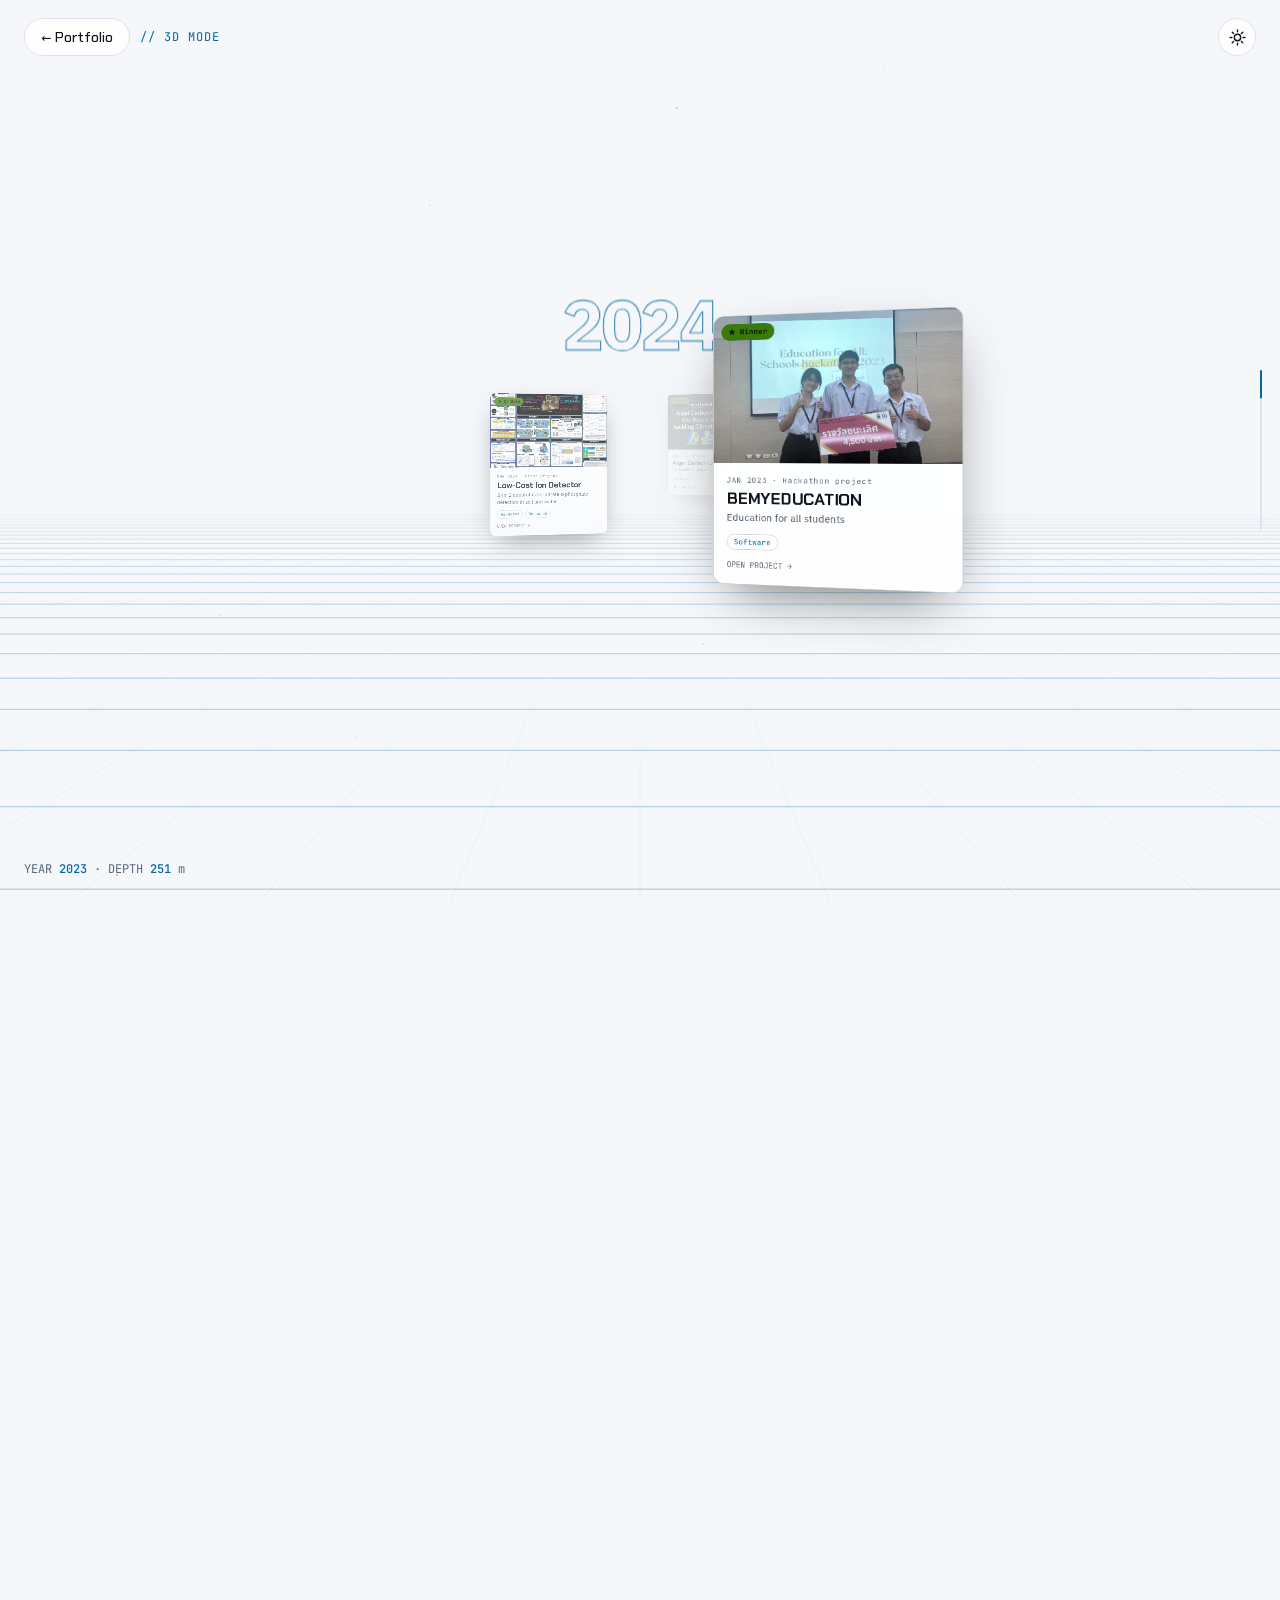
<file: space.html>
<!DOCTYPE html>
<html lang="en">
<head>
<meta charset="UTF-8">
<meta name="viewport" content="width=device-width, initial-scale=1">
<link rel="icon" type="image/png" href="images/favicon.png">
<title>Matthew Hema — 3D Mode</title>
<meta name="description" content="Fly through Matthew Hema's projects in 3D, from 2023 to today.">
<link rel="preconnect" href="https://fonts.googleapis.com">
<link rel="preconnect" href="https://fonts.gstatic.com" crossorigin>
<link href="https://fonts.googleapis.com/css2?family=Chakra+Petch:wght@500;600;700&family=IBM+Plex+Sans:wght@400;500;600&family=Space+Grotesk:wght@400;500;600;700&family=JetBrains+Mono:wght@400;500;700&display=swap" rel="stylesheet">
<script>
  // apply the saved theme before the page paints (shared with index.html)
  (function(){
    // saved choice wins, otherwise follow the device setting
    var saved = null;
    try { saved = localStorage.getItem('theme'); } catch (e) {}
    var light = saved ? saved === 'light' : !!(window.matchMedia && window.matchMedia('(prefers-color-scheme: light)').matches);
    if (light) document.documentElement.setAttribute('data-theme', 'light');
  })();
  // reduced motion gets a normal, flat list of projects instead of the flight
  if (window.matchMedia('(prefers-reduced-motion: reduce)').matches) document.documentElement.classList.add('flat');
</script>
<style>
  :root{
    --bg:#07090D;
    --surface:#121823;
    --border:#232C3B;
    --border-strong:#33405A;
    --text:#E8EDF5;
    --text-soft:#9AA6B8;
    --text-faint:#7E8BA0;
    --accent:#3FD0FF;
    --lime:#B6F36A;
    --pill-bg:rgba(7,9,13,.6);
    --card-bg:rgba(18,24,35,.82);
    --bg-2:#0D1118;
    --warm:#FFB547;
    --media-bg:#000;
    --media-bg-2:#05070A;
    --font-head:'Chakra Petch', 'Space Grotesk', system-ui, sans-serif;
    --font-body:'IBM Plex Sans', system-ui, sans-serif;
    --r-sm:8px; --r-md:12px; --r-lg:16px; --r-xl:22px;
    --ico-star:url("data:image/svg+xml,%3Csvg xmlns='http://www.w3.org/2000/svg' viewBox='0 0 24 24'%3E%3Cpath d='M12 2.5l2.9 6.1 6.6.8-4.9 4.6 1.3 6.5L12 17.3l-5.9 3.2 1.3-6.5L2.5 9.4l6.6-.8z'/%3E%3C/svg%3E");
    --font-mono:'JetBrains Mono', ui-monospace, monospace;
  }
  :root[data-theme="light"]{
    --bg:#F5F7FA;
    --surface:#FFFFFF;
    --border:#DDE3EB;
    --border-strong:#C4CEDA;
    --text:#0E141C;
    --text-soft:#4A5668;
    --text-faint:#5B6779;
    --accent:#0369A1;
    --lime:#3B790A;
    --pill-bg:rgba(255,255,255,.85);
    --card-bg:rgba(255,255,255,.9);
    --bg-2:#EDF1F6;
    --warm:#9A5800;
    --media-bg:#E9EEF4;
    --media-bg-2:#F1F4F8;
    color-scheme:light;
  }

  *{box-sizing:border-box;}
  body{
    margin:0;
    background:var(--bg);
    color:var(--text);
    font-family:var(--font-body);
    line-height:1.5;
  }
  a{color:inherit;}
  ::selection{background:var(--lime); color:#0B1404;}

  /* ---- NAV + HUD ---- */
  .nav{
    position:fixed; top:0; left:0; right:0; z-index:20;
    display:flex; align-items:center; gap:10px;
    padding:18px 24px;
    pointer-events:none;
  }
  .nav > *{pointer-events:auto;}
  .pill{
    display:inline-flex; align-items:center; gap:8px;
    height:38px; padding:0 16px;
    border:1px solid var(--border); border-radius:999px;
    background:var(--pill-bg); backdrop-filter:blur(10px); -webkit-backdrop-filter:blur(10px);
    color:var(--text); font:500 14px var(--font-head); text-decoration:none;
    cursor:pointer;
    transition:border-color .2s;
  }
  .pill:hover{border-color:var(--accent);}
  .mode{margin-right:auto; font-family:var(--font-mono); font-size:12px; letter-spacing:.08em; color:var(--accent);}
  .theme-toggle{width:38px; padding:0; justify-content:center;}
  .theme-toggle .sun{display:none;}
  [data-theme="light"] .theme-toggle .sun{display:block;}
  [data-theme="light"] .theme-toggle .moon{display:none;}
  #tiltBtn{display:none;}
  #tiltBtn.show{display:inline-flex;}

  .hud{
    position:fixed; left:24px; bottom:22px; z-index:20;
    font-family:var(--font-mono); font-size:12px; color:var(--text-faint);
    pointer-events:none;
  }
  .hud b{color:var(--accent); font-weight:500;}
  .progress{
    position:fixed; right:18px; top:50%; z-index:20;
    width:2px; height:160px; margin-top:-80px;
    background:var(--border); border-radius:2px; overflow:hidden;
  }
  .progress i{display:block; width:100%; height:100%; background:var(--accent); transform-origin:top; transform:scaleY(0);}

  /* ---- 3D STAGE ---- */
  #space{position:fixed; inset:0; width:100%; height:100%; display:block; z-index:0; pointer-events:none;}
  .stage{
    position:fixed; inset:0; z-index:1;
    perspective:800px; perspective-origin:50% 50%;
    overflow:hidden;
    pointer-events:none;
  }
  .world{
    position:absolute; left:50%; top:50%; width:0; height:0;
    transform-style:preserve-3d;
  }
  .item{
    position:absolute; left:0; top:0;
    opacity:0;
    will-change:opacity;
  }
  .item.live{pointer-events:auto;}

  .intro{width:min(720px, 88vw); text-align:center;}
  .intro h1{font-size:clamp(46px, 9vw, 96px); line-height:.95; margin:14px 0 18px; letter-spacing:-0.03em;}
  .intro h1 span{color:var(--accent);}
  .intro p{color:var(--text-soft); font-size:18px; margin:0 auto; max-width:46ch;}
  .hint{margin-top:30px; font-family:var(--font-mono); font-size:12px; color:var(--text-faint); animation:bob 2s ease-in-out infinite;}
  @keyframes bob{50%{transform:translateY(6px);}}

  .year{text-align:center; white-space:nowrap;}
  .year .n{
    font-size:clamp(90px, 14vw, 160px); font-weight:700; line-height:1; letter-spacing:-0.04em;
    color:transparent; -webkit-text-stroke:2px var(--accent);
  }

  .card{
    display:block; width:min(360px, 78vw);
    border:1px solid var(--border-strong); border-radius:var(--r-lg); overflow:hidden;
    background:var(--card-bg); backdrop-filter:blur(8px); -webkit-backdrop-filter:blur(8px);
    text-decoration:none;
    box-shadow:0 30px 80px -30px rgba(0,0,0,.6);
    transition:border-color .25s, box-shadow .25s;
  }
  .card:hover, .card.hover, .card:focus-visible{
    border-color:var(--accent);
    box-shadow:0 0 0 1px var(--accent), 0 30px 80px -30px rgba(0,0,0,.6);
  }
  .card-media img{transition:transform .6s ease;}
  .card:hover .card-media img, .card.hover .card-media img{transform:scale(1.06);}
  .btn.hover{border-color:var(--accent);}
  body.pointing{cursor:pointer;}
  .card-media{position:relative; aspect-ratio:16/10; background:var(--surface); overflow:hidden;}
  .card-media img{width:100%; height:100%; object-fit:cover; display:block;}
  .card-media .no-img{
    position:absolute; inset:0; display:grid; place-items:center;
    font-family:var(--font-mono); font-size:12px; color:var(--text-faint);
  }
  .badge{
    position:absolute; top:12px; left:12px;
    padding:4px 10px; border-radius:999px;
    background:var(--lime); color:#0B1404;
    font-family:var(--font-mono); font-size:11px; font-weight:700;
  }
  .card-body{padding:18px 20px 20px;}
  .meta{font-family:var(--font-mono); font-size:11px; letter-spacing:.06em; color:var(--text-faint);}
  .card h2{font-size:24px; line-height:1.15; margin:6px 0 4px; letter-spacing:-0.01em;}
  .card .sub{color:var(--text-soft); font-size:14.5px; margin:0;}
  .tags{display:flex; flex-wrap:wrap; gap:6px; margin-top:14px;}
  .tag{
    padding:3px 10px; border:1px solid var(--border-strong); border-radius:999px;
    font-family:var(--font-mono); font-size:11px; color:var(--accent);
  }
  .go{margin-top:14px; font-family:var(--font-mono); font-size:12px; color:var(--text-faint);}
  .card:hover .go, .card.hover .go, .card:focus-visible .go{color:var(--accent);}

  .card.next{border-style:dashed; text-align:center; padding:46px 20px;}
  .card.next .plus{font-size:44px; line-height:1; color:var(--accent);}

  .outro{width:min(640px, 88vw); text-align:center;}
  .outro h2{font-size:clamp(40px, 7vw, 72px); line-height:1; margin:14px 0 18px; letter-spacing:-0.03em;}
  .outro p{color:var(--text-soft); margin:0 0 26px;}
  .btns{display:flex; flex-wrap:wrap; gap:10px; justify-content:center;}
  .btn{
    display:inline-flex; align-items:center; height:46px; padding:0 20px;
    border:1px solid var(--border-strong); border-radius:999px;
    background:var(--pill-bg); text-decoration:none; font-weight:500;
    transition:border-color .2s, background .2s;
  }
  .btn:hover{border-color:var(--accent);}
  .btn.primary{background:var(--accent); border-color:var(--accent); color:#04121A;}

  .spacer{position:relative; z-index:-1;}

  /* ---- PROJECT POPUP (same look as the one on index.html) ---- */
  .modal{position:fixed; inset:0; z-index:100; display:none; align-items:center; justify-content:center; padding:24px;}
  .modal.open{display:flex;}
  .modal-backdrop{position:absolute; inset:0; background:rgba(3,5,8,.72); backdrop-filter:blur(6px); -webkit-backdrop-filter:blur(6px); animation:fade .25s ease;}
  .modal-panel{
    position:relative; width:min(1040px, 100%); max-height:calc(100vh - 48px); overflow:auto;
    background:var(--bg-2); border:1px solid var(--border-strong); border-radius:var(--r-xl);
    box-shadow:0 40px 120px rgba(0,0,0,.6);
    animation:pop .35s cubic-bezier(.16,1,.3,1);
  }
  @keyframes fade{from{opacity:0;}}
  @keyframes pop{from{opacity:0; transform:perspective(900px) translateZ(-160px) rotateX(6deg);}}
  .modal-close{
    position:absolute; top:14px; right:14px; z-index:3;
    width:40px; height:40px; border-radius:50%;
    border:1px solid var(--border-strong); background:rgba(7,9,13,.8);
    color:var(--text); font-size:20px; cursor:pointer; display:grid; place-items:center;
  }
  .modal-close:hover{border-color:var(--accent); color:var(--accent);}
  [data-theme="light"] .modal-close{background:rgba(255,255,255,.88);}
  [data-theme="light"] .modal-panel{box-shadow:0 40px 100px rgba(15,30,50,.25);}
  .modal-grid{display:grid; grid-template-columns:1.15fr 1fr;}
  .modal-gallery{padding:16px; background:var(--media-bg); border-radius:var(--r-xl) 0 0 var(--r-xl);}
  .modal-main{aspect-ratio:4/3; border-radius:var(--r-md); overflow:hidden; background:var(--media-bg-2);}
  .modal-main:has(iframe){aspect-ratio:16/9;}
  .modal-main img{width:100%; height:100%; object-fit:contain; display:block;}
  .modal-main iframe{width:100%; height:100%; border:0; display:block;}
  .modal-main .none{display:grid; place-items:center; height:100%; font-family:var(--font-mono); font-size:12px; color:var(--text-faint);}
  .modal-thumbs{display:flex; gap:8px; margin-top:10px; flex-wrap:wrap;}
  .thumb{
    position:relative; width:84px; aspect-ratio:4/3; padding:0;
    border-radius:var(--r-sm); overflow:hidden; border:2px solid transparent;
    background:var(--media-bg-2); cursor:pointer; opacity:.55;
    transition:opacity .2s, border-color .2s;
  }
  .thumb img{width:100%; height:100%; object-fit:cover; display:block;}
  .thumb.is-video::after{content:"\25B6"; position:absolute; inset:0; display:grid; place-items:center; color:#fff; font-size:16px; background:rgba(0,0,0,.35);}
  .thumb-text{display:grid; place-items:center; height:100%; font-family:var(--font-mono); font-size:11px; color:var(--text-soft);}
  .thumb.active, .thumb:hover{opacity:1; border-color:var(--accent);}
  .thumb-label{font-family:var(--font-mono); font-size:11px; color:var(--text-faint); margin-top:8px;}
  .modal-info{padding:36px 34px 34px;}
  .m-type{font-family:var(--font-mono); font-size:12px; color:var(--warm);}
  .modal-info h3{font-size:clamp(26px, 3.4vw, 34px); line-height:1.1; letter-spacing:-0.02em; margin:10px 0 6px;}
  .m-sub{color:var(--accent); margin:0 0 18px; font-weight:500;}
  .modal-info p{color:var(--text-soft); margin:0 0 14px;}
  .results{display:grid; grid-template-columns:repeat(3, 1fr); gap:8px; margin:18px 0 0;}
  .result{border:1px solid var(--border); background:var(--surface); border-radius:var(--r-md); padding:12px;}
  .r-num{font-size:22px; font-weight:700; color:var(--accent); line-height:1.1;}
  .r-lbl{font-family:var(--font-mono); font-size:11px; color:var(--text-faint); margin-top:4px; line-height:1.4;}
  .awards{list-style:none; padding:0; margin:18px 0 0; display:grid; gap:8px;}
  .awards li{
    display:flex; gap:10px; align-items:flex-start; font-size:14px;
    border:1px solid rgba(255,181,71,.25); background:rgba(255,181,71,.05);
    border-radius:var(--r-sm); padding:9px 12px;
  }
  .awards li::before{background:var(--warm); margin-top:5px;}
  .modal .tags{margin-top:18px;}
  .specs{margin:22px 0 0; border:1px solid var(--border); border-radius:var(--r-md); overflow:hidden;}
  .spec{display:grid; grid-template-columns:120px 1fr; gap:14px; padding:11px 16px; font-size:14px; border-top:1px solid var(--border);}
  .spec:first-child{border-top:none;}
  .spec dt{font-family:var(--font-mono); font-size:11.5px; color:var(--text-faint); padding-top:2px; letter-spacing:.03em;}
  .spec dd{margin:0;}
  .m-link{
    display:inline-flex; align-items:center; gap:8px; margin-top:22px;
    color:var(--accent); font-weight:600; text-decoration:none;
    border-bottom:1px solid rgba(63,208,255,.4);
  }
  body.modal-on{overflow:hidden;}
  @media (max-width:960px){
    .modal-grid{grid-template-columns:1fr;}
    .modal-gallery{border-radius:var(--r-xl) var(--r-xl) 0 0;}
  }
  @media (max-width:640px){
    .modal{padding:0;}
    .modal-panel{max-height:100vh; height:100%; border-radius:0;}
    .modal-gallery{border-radius:0;}
    .modal-info{padding:26px 20px;}
    .spec{grid-template-columns:96px 1fr;}
  }

  /* ---- FLAT MODE (reduced motion): a plain list, no flight ---- */
  .flat #space, .flat .spacer, .flat .progress, .flat .hud, .flat .hint{display:none;}
  .flat .stage{position:static; perspective:none; overflow:visible; pointer-events:auto;}
  .flat .world{
    position:static; width:auto; height:auto; transform:none !important;
    display:flex; flex-direction:column; align-items:center; gap:40px;
    padding:110px 24px 80px;
  }
  .flat .item{position:static; transform:none !important; opacity:1 !important; pointer-events:auto;}
  .flat .year .n{font-size:72px;}

  @media (max-width:640px){
    .nav{padding:14px 16px;}
    .hud{left:16px; bottom:16px;}
    .progress{right:10px;}
    .mode{display:none;}
    .nav .back{margin-right:auto;}
  }

  /* ---- shared polish (matches index.html) ---- */
  h1, h2, h3, h4{font-family:var(--font-head); text-wrap:balance;}
  a:focus-visible, button:focus-visible, [tabindex]:focus-visible{outline:2px solid var(--accent); outline-offset:3px;}
  html{scrollbar-color:var(--border-strong) var(--bg); caret-color:var(--accent);}
  a{text-underline-offset:.2em; text-decoration-thickness:1px;}
  .award, .badge{display:inline-flex; align-items:center; gap:6px;}
  .award::before, .badge::before, .awards li::before{
    content:""; flex:none; width:12px; height:12px;
    background:currentColor;
    -webkit-mask:var(--ico-star) center / contain no-repeat; mask:var(--ico-star) center / contain no-repeat;
  }
  .awards li::before{background:var(--warm);}
</style>
</head>
<body>

<nav class="nav">
  <a class="pill back" href="index.html">← Portfolio</a>
  <span class="mode">// 3D MODE</span>
  <button class="pill" id="tiltBtn" type="button">Enable tilt</button>
  <button class="pill theme-toggle" id="themeToggle" type="button" aria-label="Switch light / dark mode">
    <svg class="moon" width="17" height="17" viewBox="0 0 24 24" fill="none" stroke="currentColor" stroke-width="2" stroke-linecap="round" stroke-linejoin="round" aria-hidden="true"><path d="M21 12.8A9 9 0 1 1 11.2 3a7 7 0 0 0 9.8 9.8z"/></svg>
    <svg class="sun" width="17" height="17" viewBox="0 0 24 24" fill="none" stroke="currentColor" stroke-width="2" stroke-linecap="round" stroke-linejoin="round" aria-hidden="true"><circle cx="12" cy="12" r="4.5"/><path d="M12 1.5v2.5M12 20v2.5M4.6 4.6l1.8 1.8M17.6 17.6l1.8 1.8M1.5 12H4M20 12h2.5M4.6 19.4l1.8-1.8M17.6 6.4l1.8-1.8"/></svg>
  </button>
</nav>

<canvas id="space" aria-hidden="true"></canvas>
<main class="stage" id="stage">
  <div class="world" id="world"></div>
</main>
<div class="spacer" id="spacer" aria-hidden="true"></div>

<div class="hud" aria-hidden="true">YEAR <b id="hudYear">—</b> · DEPTH <b id="hudDepth">0</b> m</div>
<div class="progress" aria-hidden="true"><i id="progress"></i></div>

<div class="modal" id="modal" aria-hidden="true">
  <div class="modal-backdrop" data-close></div>
  <div class="modal-panel" role="dialog" aria-modal="true" aria-labelledby="mTitle">
    <button class="modal-close" type="button" data-close aria-label="Close">&times;</button>
    <div class="modal-grid">
      <div class="modal-gallery">
        <div class="modal-main" id="mMain"></div>
        <div class="modal-thumbs" id="mThumbs"></div>
        <div class="thumb-label" id="mImgLabel"></div>
      </div>
      <div class="modal-info" id="mInfo"></div>
    </div>
  </div>
</div>

<script src="projects.js"></script>
<script>
(function(){
  "use strict";

  /* ---- TWEAK THESE ---- */
  var PERSPECTIVE  = 800;   // must match .stage perspective in the CSS
  var SPACING      = 700;   // depth between project cards, in px
  var YEAR_GAP     = 650;   // depth between a year label and its first card
  var SCROLL_SPEED = 1;     // px of depth flown per px scrolled
  var EASE         = 0.09;  // how smoothly the camera catches up (lower = floatier)
  var PARALLAX_X   = 70;    // how far the view shifts with the mouse or tilt, in px
  var PARALLAX_Y   = 45;
  var FLOOR_Y      = 380;   // height of the grid floor below the centre line
  var GRID         = 160;   // grid square size
  var FAR          = 4200;  // how far ahead the grid and stars reach
  var ITEM_FAR     = 2600;  // how far ahead cards start to fade in
  var YEAR_LIFT    = -290;  // year labels float this far above the cards
  var STARS        = 260;

  var root = document.documentElement;
  var flat = root.classList.contains('flat');
  var world = document.getElementById('world');

  function esc(s){ return String(s).replace(/[&<>"]/g, function(c){ return {'&':'&amp;','<':'&lt;','>':'&gt;','"':'&quot;'}[c]; }); }
  var MONTHS = ['JAN','FEB','MAR','APR','MAY','JUN','JUL','AUG','SEP','OCT','NOV','DEC'];
  function niceDate(d){ var m = +d.slice(5, 7); return (m ? MONTHS[m - 1] + ' ' : '') + d.slice(0, 4); }
  function cover(p){
    var img = p.images.filter(function(m){ return m.src; })[0];
    var vid = p.images.filter(function(m){ return m.youtube; })[0];
    return img ? img.src : vid ? 'https://i.ytimg.com/vi/' + vid.youtube + '/hqdefault.jpg' : null;
  }

  /* ---- Build the scene: intro, then projects oldest → newest, then contact ---- */
  var projects = PROJECTS.filter(function(p){ return !p.placeholder; })
    .sort(function(a, b){ return a.date.localeCompare(b.date); });

  var items = [];   // { el, x, y, z, ry, year }
  function add(html, cls, opts){
    var el = document.createElement(opts.tag || 'div');
    el.className = 'item ' + cls;
    el.innerHTML = html;
    if (opts.href){ el.href = opts.href; }
    if (opts.id){ el.setAttribute('data-id', opts.id); }
    world.appendChild(el);
    var it = { el:el, z:opts.z, side:opts.side || 0, jitter:(opts.jitter || 0) + (opts.lift || 0), year:opts.year || null };
    items.push(it);
    return it;
  }

  var z = 0;
  add('<h1>Matthew <span>Hema</span></h1>' +
      '<p>Fly through what I\'ve built, from 2023 to today. Click any project to open its full breakdown.</p>' +
      '<div class="hint">SCROLL TO FLY ↓</div>', 'intro', { z:z });
  z -= 1500;

  var lastYear = null;
  projects.forEach(function(p, i){
    var year = p.date.slice(0, 4);
    if (year !== lastYear){
      add('<div class="n">' + year + '</div>', 'year', { z:z, year:year, lift:YEAR_LIFT });
      z -= YEAR_GAP;
      lastYear = year;
    }
    var src = cover(p);
    add(
      '<div class="card-media">' +
        (src ? '<img src="' + src + '" alt="" loading="lazy">' : '<div class="no-img">SLIDES INSIDE</div>') +
        (p.badge ? '<span class="badge">' + esc(p.badge) + '</span>' : '') +
      '</div>' +
      '<div class="card-body">' +
        '<div class="meta">' + esc(niceDate(p.date)) + ' · ' + esc(p.type.split(' · ')[0]) + '</div>' +
        '<h2>' + esc(p.title) + '</h2>' +
        '<p class="sub">' + esc(p.subtitle) + '</p>' +
        '<div class="tags">' + p.tags.map(function(t){ return '<span class="tag">' + esc(t) + '</span>'; }).join('') + '</div>' +
        '<div class="go">OPEN PROJECT →</div>' +
      '</div>',
      'card', { tag:'a', href:'index.html#open-' + p.id, id:p.id, z:z, side:i % 2 ? 1 : -1, jitter:(i * 37 % 5 - 2) * 22, year:year });
    z -= SPACING;
  });

  add('<div class="plus">+</div><h2>Next project</h2><p class="sub">in the works…</p>', 'card next', { z:z });
  z -= 1000;
  var end = add('<h2>Let\'s build<br>something.</h2>' +
      '<p>Open to internships, research and collaborations in computer vision, hardware and product design.</p>' +
      '<div class="btns">' +
        '<a class="btn primary" href="mailto:1010274@mymail.sutd.edu.sg">Email me</a>' +
        '<a class="btn" href="https://www.linkedin.com/in/matthew-hema/" target="_blank" rel="noopener noreferrer">LinkedIn</a>' +
        '<a class="btn" href="index.html">Back to portfolio</a>' +
      '</div>', 'outro', { z:z });
  var DEPTH = -end.z;

  /* ---- Theme toggle (same saved setting as the other pages) ---- */
  var colors = {};
  function readColors(){
    var cs = getComputedStyle(root);
    colors.accent = cs.getPropertyValue('--accent').trim();
    colors.text = cs.getPropertyValue('--text').trim();
    colors.light = root.getAttribute('data-theme') === 'light';
  }
  readColors();
  document.getElementById('themeToggle').addEventListener('click', function(){
    var light = root.getAttribute('data-theme') !== 'light';
    if (light) root.setAttribute('data-theme', 'light'); else root.removeAttribute('data-theme');
    try { localStorage.setItem('theme', light ? 'light' : 'dark'); } catch (e) {}
    readColors();
    if (!flat) wake(true);
  });

  /* ---- Project popup: opens right here, so you stay in 3D mode ---- */
  var modal = document.getElementById('modal');
  var mMain = document.getElementById('mMain');
  var mThumbs = document.getElementById('mThumbs');
  var mImgLabel = document.getElementById('mImgLabel');
  var lastFocus = null;
  var ARROW = '<svg width="16" height="16" viewBox="0 0 24 24" fill="none" stroke="currentColor" stroke-width="2.4" stroke-linecap="round" stroke-linejoin="round"><path d="M5 12h14M13 6l6 6-6 6"/></svg>';
  var FRAME = 'allow="accelerometer; autoplay; clipboard-write; encrypted-media; gyroscope; picture-in-picture; web-share; fullscreen" ' +
    'referrerpolicy="strict-origin-when-cross-origin" allowfullscreen';

  function showMedia(p, i){
    var m = p.images[i];
    if (!m){ mMain.innerHTML = '<div class="none">Photos coming soon</div>'; mImgLabel.textContent = ''; return; }
    var title = esc(p.title + ' — ' + m.label);
    mMain.innerHTML = m.youtube
      ? '<iframe src="https://www.youtube-nocookie.com/embed/' + esc(m.youtube) + '?rel=0" title="' + title + '" ' + FRAME + '></iframe>'
      : m.embed
        ? '<iframe src="' + esc(m.embed) + '" title="' + title + '" ' + FRAME + ' loading="lazy"></iframe>'
        : '<img src="' + m.src + '" alt="' + title + '">';
    mImgLabel.textContent = p.images.length > 1 ? (i + 1) + ' / ' + p.images.length + ' — ' + m.label : m.label;
    mThumbs.querySelectorAll('.thumb').forEach(function(t, j){ t.classList.toggle('active', j === i); });
  }

  function openModal(id){
    var p = PROJECTS.filter(function(x){ return x.id === id; })[0];
    if (!p) return;
    lastFocus = document.activeElement;
    document.getElementById('mInfo').innerHTML =
      '<div class="m-type">' + esc(p.type) + '</div>' +
      '<h3 id="mTitle">' + esc(p.title) + '</h3>' +
      '<div class="m-sub">' + esc(p.subtitle) + '</div>' +
      p.desc.map(function(d){ return '<p>' + esc(d) + '</p>'; }).join('') +
      (p.results ? '<div class="results">' + p.results.map(function(r){
        return '<div class="result"><div class="r-num">' + esc(r[0]) + '</div><div class="r-lbl">' + esc(r[1]) + '</div></div>';
      }).join('') + '</div>' : '') +
      (p.awards ? '<ul class="awards">' + p.awards.map(function(a){ return '<li>' + esc(a) + '</li>'; }).join('') + '</ul>' : '') +
      '<div class="tags">' + p.tags.map(function(t){ return '<span class="tag">' + esc(t) + '</span>'; }).join('') + '</div>' +
      '<dl class="specs">' + p.specs.map(function(s){
        return '<div class="spec"><dt>' + esc(s[0].toUpperCase()) + '</dt><dd>' + esc(s[1]) + '</dd></div>';
      }).join('') + '</dl>' +
      (p.link ? '<a class="m-link" href="' + esc(p.link.href) + '" target="_blank" rel="noopener noreferrer">' + esc(p.link.text) + ' ' + ARROW + '</a>' : '');
    mThumbs.innerHTML = p.images.length > 1 ? p.images.map(function(m, i){
      var inner = m.embed ? '<span class="thumb-text">SLIDES</span>'
        : '<img src="' + (m.youtube ? 'https://i.ytimg.com/vi/' + m.youtube + '/hqdefault.jpg' : m.src) + '" alt="">';
      return '<button class="thumb' + (m.youtube ? ' is-video' : '') + '" type="button" data-i="' + i + '" aria-label="' + esc(m.label) + '">' + inner + '</button>';
    }).join('') : '';
    mThumbs.onclick = function(e){
      var t = e.target.closest('.thumb');
      if (t) showMedia(p, +t.getAttribute('data-i'));
    };
    showMedia(p, 0);
    modal.classList.add('open');
    modal.setAttribute('aria-hidden', 'false');
    document.body.classList.add('modal-on');
    modal.querySelector('.modal-close').focus({ preventScroll:true });
  }
  function closeModal(){
    modal.classList.remove('open');
    modal.setAttribute('aria-hidden', 'true');
    mMain.innerHTML = '';   // stops any playing video
    document.body.classList.remove('modal-on');
    if (lastFocus) lastFocus.focus({ preventScroll:true });
  }
  function modalOpen(){ return modal.classList.contains('open'); }

  // a card click (real, keyboard, or found by the 3D hit test below) opens its popup
  document.addEventListener('click', function(e){
    if (e.target.closest('[data-close]')){ closeModal(); return; }
    var card = e.target.closest('a.card[data-id]');
    if (card && !modalOpen()){ e.preventDefault(); openModal(card.getAttribute('data-id')); }
  });
  document.addEventListener('keydown', function(e){
    if (e.key === 'Escape' && modalOpen()) closeModal();
  });

  if (flat) return;   // reduced motion: the CSS shows a plain list and we're done

  /* ---- Layout: place every item in 3D (re-run when the window resizes) ---- */
  var vw, vh;
  function layout(){
    vw = window.innerWidth; vh = window.innerHeight;
    var spread = vw < 700 ? vw * 0.06 : Math.min(vw * 0.22, 300);
    items.forEach(function(it){
      it.x = it.side * spread;
      it.y = it.jitter;
      var ry = vw < 700 ? 0 : -it.side * 14;
      it.el.style.transform = 'translate3d(' + it.x + 'px,' + it.y + 'px,' + it.z + 'px) rotateY(' + ry + 'deg) translate(-50%,-50%)';
    });
    document.getElementById('spacer').style.height = (DEPTH / SCROLL_SPEED + vh) + 'px';
    resizeCanvas();
    wake(true);
  }

  /* ---- Background: star field and grid floor, projected with the same camera as the cards ---- */
  var canvas = document.getElementById('space');
  var ctx = canvas.getContext('2d');
  var dpr = 1;
  function resizeCanvas(){
    dpr = Math.min(window.devicePixelRatio || 1, 2);
    canvas.width = vw * dpr; canvas.height = vh * dpr;
    ctx.setTransform(dpr, 0, 0, dpr, 0, 0);
  }
  var stars = [];
  for (var s = 0; s < STARS; s++){
    stars.push({ x:(Math.random() - 0.5) * 4200, y:(Math.random() - 0.5) * 2400 - 200, z:PERSPECTIVE - Math.random() * (DEPTH + FAR + PERSPECTIVE) });
  }

  var camZ = 0, camX = 0, camY = 0, aimX = 0, aimY = 0;
  function project(x, y, zz){
    var rel = zz + camZ;
    var k = PERSPECTIVE / (PERSPECTIVE - rel);
    return { x:vw / 2 + (x - camX) * k, y:vh / 2 + (y - camY) * k, k:k, rel:rel };
  }
  function rgba(hex, a){
    var h = hex.replace('#', '');
    if (h.length === 3) h = h.replace(/./g, '$&$&');
    var n = parseInt(h, 16);
    return 'rgba(' + (n >> 16 & 255) + ',' + (n >> 8 & 255) + ',' + (n & 255) + ',' + a.toFixed(3) + ')';
  }

  function drawBackground(){
    ctx.clearRect(0, 0, vw, vh);
    var near = PERSPECTIVE * 0.85;
    var lineA = colors.light ? 0.35 : 0.28;

    // grid floor: lines running into the distance
    for (var gx = -24; gx <= 24; gx++){
      var a = project(gx * GRID, FLOOR_Y, near - camZ);
      var b = project(gx * GRID, FLOOR_Y, -FAR - camZ);
      var g = ctx.createLinearGradient(a.x, a.y, b.x, b.y);
      g.addColorStop(0, rgba(colors.accent, lineA));
      g.addColorStop(1, rgba(colors.accent, 0));
      ctx.strokeStyle = g;
      ctx.lineWidth = 1;
      ctx.beginPath(); ctx.moveTo(a.x, a.y); ctx.lineTo(b.x, b.y); ctx.stroke();
    }
    // grid floor: lines across, sliding toward you as you fly
    var first = Math.ceil((camZ - near) / GRID), last = Math.floor((camZ + FAR) / GRID);
    for (var gz = first; gz <= last; gz++){
      var zz = -gz * GRID;
      var l = project(-24 * GRID, FLOOR_Y, zz), r = project(24 * GRID, FLOOR_Y, zz);
      var fade = 1 - Math.min(1, -l.rel / FAR);
      if (fade <= 0) continue;
      ctx.strokeStyle = rgba(colors.accent, lineA * fade);
      ctx.beginPath(); ctx.moveTo(l.x, l.y); ctx.lineTo(r.x, r.y); ctx.stroke();
    }

    // stars
    for (var i = 0; i < stars.length; i++){
      var st = stars[i];
      var p = project(st.x, st.y, st.z);
      if (p.rel > near || p.rel < -FAR * 1.4) continue;
      if (p.x < -10 || p.x > vw + 10 || p.y < -10 || p.y > vh + 10) continue;
      var alpha = Math.min(1, 1 + p.rel / (FAR * 1.4)) * (colors.light ? 0.45 : 0.8);
      var size = Math.max(0.6, 1.8 * p.k);
      ctx.fillStyle = rgba(i % 7 ? colors.text : colors.accent, alpha);
      ctx.fillRect(p.x - size / 2, p.y - size / 2, size, size);
    }
  }

  /* ---- Fade items in from the distance, and out just before they reach you ---- */
  function itemOpacity(rel){
    var nearStart = PERSPECTIVE * 0.05, nearEnd = PERSPECTIVE * 0.4;
    if (rel > nearEnd || rel < -ITEM_FAR) return 0;
    if (rel > nearStart) return 1 - (rel - nearStart) / (nearEnd - nearStart);
    if (rel < -ITEM_FAR * 0.5) return (rel + ITEM_FAR) / (ITEM_FAR * 0.5);
    return 1;
  }

  var hudYear = document.getElementById('hudYear');
  var hudDepth = document.getElementById('hudDepth');
  var bar = document.getElementById('progress');

  /* ---- Render loop: runs while something is moving, then sleeps ---- */
  var frame = 0, lastTime = 0, force = true;
  function tick(now){
    var frames = lastTime ? Math.min((now - lastTime) / (1000 / 60), 6) : 1;
    lastTime = now;
    var target = Math.min(DEPTH, window.scrollY * SCROLL_SPEED);
    var k = 1 - Math.pow(1 - EASE, frames);
    camZ += (target - camZ) * k;
    camX += (aimX * PARALLAX_X - camX) * k;
    camY += (aimY * PARALLAX_Y - camY) * k;
    var settled = Math.abs(target - camZ) < 0.3 && Math.abs(aimX * PARALLAX_X - camX) < 0.1 && Math.abs(aimY * PARALLAX_Y - camY) < 0.1;
    if (settled){ camZ = target; }

    world.style.transform = 'translate3d(' + (-camX).toFixed(2) + 'px,' + (-camY).toFixed(2) + 'px,' + camZ.toFixed(2) + 'px)';
    var year = null;
    var reveal = Math.min(1, camZ / 350);   // keep the opening screen clean until you start flying
    items.forEach(function(it, i){
      var rel = it.z + camZ;
      var o = itemOpacity(rel) * (i === 0 ? 1 : reveal);
      it.el.style.opacity = o.toFixed(3);
      it.el.classList.toggle('live', o > 0.6);
      if (it.year && rel > -SPACING * 0.8) year = it.year;   // the latest year you've reached
    });
    drawBackground();
    hudYear.textContent = year || '—';
    hudDepth.textContent = Math.round(camZ / 10);
    bar.style.transform = 'scaleY(' + (camZ / DEPTH).toFixed(4) + ')';

    if (settled && !force){ frame = 0; lastTime = 0; return; }
    force = false;
    frame = requestAnimationFrame(tick);
  }
  function wake(redraw){
    if (redraw) force = true;
    if (!frame && !document.hidden) frame = requestAnimationFrame(tick);
  }

  window.addEventListener('scroll', function(){ wake(); }, { passive:true });
  window.addEventListener('resize', layout);
  document.addEventListener('visibilitychange', function(){ if (!document.hidden) wake(true); });

  // mouse moves the view a little, like leaning to look around
  window.addEventListener('pointermove', function(e){
    if (e.pointerType !== 'mouse') return;
    aimX = (e.clientX / vw - 0.5) * 2;
    aimY = (e.clientY / vh - 0.5) * 2;
    wake();
  }, { passive:true });

  // phones: tilting does the same (iPhones need a tap to allow it)
  // the first reading is "straight ahead", so it works however the phone is held
  var tiltBase = null;
  function onTilt(e){
    if (e.gamma == null || e.beta == null) return;
    if (!tiltBase) tiltBase = { g:e.gamma, b:e.beta };
    aimX = Math.max(-1, Math.min(1, (e.gamma - tiltBase.g) / 25));
    aimY = Math.max(-1, Math.min(1, (e.beta - tiltBase.b) / 25));
    wake();
  }
  var tiltBtn = document.getElementById('tiltBtn');
  var touch = window.matchMedia('(pointer: coarse)').matches;
  if (touch && window.DeviceOrientationEvent && typeof DeviceOrientationEvent.requestPermission === 'function'){
    tiltBtn.classList.add('show');
    tiltBtn.addEventListener('click', function(){
      DeviceOrientationEvent.requestPermission().then(function(state){
        if (state === 'granted'){ window.addEventListener('deviceorientation', onTilt); tiltBtn.classList.remove('show'); }
      }).catch(function(){});
    });
  } else {
    window.addEventListener('deviceorientation', onTilt);
  }

  /* ---- Clicks and hover ----
     Browsers don't reliably hit-test elements inside a moving 3D scene, so we find the link
     under the pointer ourselves: the nearest visible item whose on-screen box contains it. */
  function linkAt(x, y){
    var best = null, bestRel = -Infinity;
    items.forEach(function(it){
      if (!it.el.classList.contains('live')) return;
      var rel = it.z + camZ;
      if (rel <= bestRel) return;
      var links = it.el.tagName === 'A' ? [it.el] : [].slice.call(it.el.querySelectorAll('a'));
      links.forEach(function(a){
        var r = a.getBoundingClientRect();
        if (x >= r.left && x <= r.right && y >= r.top && y <= r.bottom){ best = a; bestRel = rel; }
      });
    });
    return best;
  }
  var hovered = null;
  function setHover(a){
    if (a === hovered) return;
    if (hovered) hovered.classList.remove('hover');
    hovered = a;
    if (a) a.classList.add('hover');
    document.body.classList.toggle('pointing', !!a);
  }
  window.addEventListener('pointermove', function(e){
    if (e.pointerType === 'mouse') setHover(e.target.closest('.nav') || modalOpen() ? null : linkAt(e.clientX, e.clientY));
  }, { passive:true });
  window.addEventListener('scroll', function(){ setHover(null); }, { passive:true });
  document.addEventListener('click', function(e){
    if (modalOpen() || e.target.closest('.nav, .modal, .item a, a.item')) return;   // a real link was hit: the browser handles it
    var a = linkAt(e.clientX, e.clientY);
    if (a){ e.preventDefault(); a.click(); }
  });

  // keyboard: tabbing to a card flies the camera to it
  items.forEach(function(it){
    it.el.addEventListener('focusin', function(){
      if (!modalOpen()) window.scrollTo(0, Math.max(0, (-it.z - 150) / SCROLL_SPEED));
    });
  });

  layout();
})();
</script>
</body>
</html>
</file>
<file: effect.css>
/* EDGE DIFFUSION — companion styles for effect.js (the strength values live there) */

/* The canvas sits exactly over its image, under the labels */
.fx-canvas{
  position:absolute; inset:0;
  width:100%; height:100%;
  display:block;
  pointer-events:none;
  opacity:0;
}
.fx-src.fx-live + .fx-canvas{opacity:1;}

/* The real <img> stays in the page for screen readers and search engines, just invisible */
.fx-src.fx-live{opacity:0 !important;}

/* Cards: copy the image's hover zoom, since the canvas is what people see */
.card-media .fx-canvas{transition:transform .6s ease;}
.card:hover .card-media .fx-canvas{transform:scale(1.06);}

/* EDUBin tabs: only the selected tab's canvas shows */
.featured-media .fx-canvas{transition:opacity .4s ease;}
.featured-media .fx-src:not(.active) + .fx-canvas{opacity:0;}

/* Detection box (cv-hover.js): four corner brackets drawn as background gradients */
.cv-box{
  --c:var(--lime);
  --len:14px;
  position:absolute; left:0; top:0; z-index:1;
  display:block;
  pointer-events:none;
  opacity:0;
  transition:opacity .2s ease;
  filter:drop-shadow(0 0 3px rgba(0,0,0,.6));
  background:
    linear-gradient(var(--c), var(--c)) left top / var(--len) 2px,
    linear-gradient(var(--c), var(--c)) left top / 2px var(--len),
    linear-gradient(var(--c), var(--c)) right top / var(--len) 2px,
    linear-gradient(var(--c), var(--c)) right top / 2px var(--len),
    linear-gradient(var(--c), var(--c)) left bottom / var(--len) 2px,
    linear-gradient(var(--c), var(--c)) left bottom / 2px var(--len),
    linear-gradient(var(--c), var(--c)) right bottom / var(--len) 2px,
    linear-gradient(var(--c), var(--c)) right bottom / 2px var(--len);
  background-repeat:no-repeat;
}
.cv-box.on{opacity:1;}
.cv-label{
  position:absolute; left:0; bottom:calc(100% + 3px);
  display:flex; gap:8px;
  padding:1px 6px;
  border-radius:3px;
  background:var(--c);
  color:#0B1404;
  font-family:var(--font-mono); font-size:10.5px; font-weight:700; line-height:1.6;
  white-space:nowrap;
}
.cv-box.flip .cv-label{left:auto; right:0;}
[data-theme="light"] .cv-label{color:#fff;}
.cv-name{max-width:130px; overflow:hidden; text-overflow:ellipsis;}
.cv-coords{font-weight:400; opacity:.75;}
</file>
